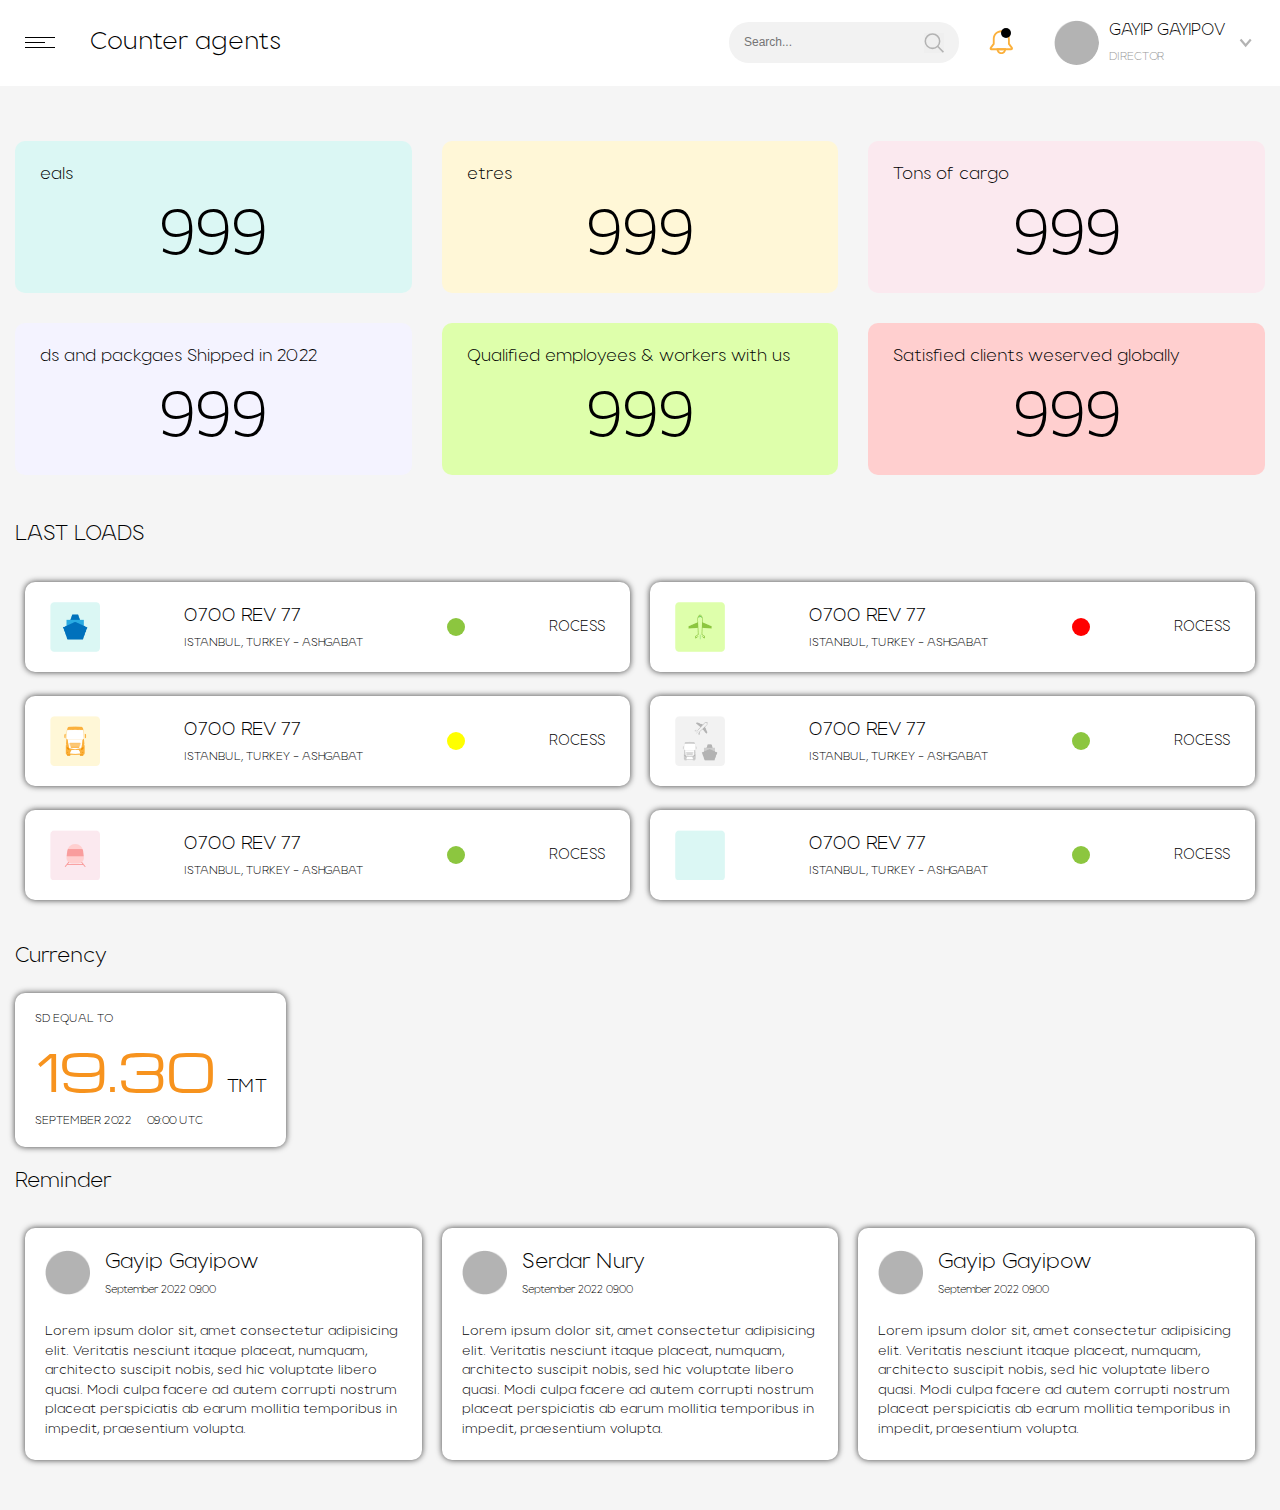
<file: index.html>
<!DOCTYPE html>
<html lang="en">

<head>
    <meta charset="UTF-8">
    <meta http-equiv="X-UA-Compatible" content="IE=edge">
    <meta name="viewport" content="width=device-width, initial-scale=1.0">
    <link rel="stylesheet" href="assets/css/main.css">
    <link rel="stylesheet" href="assets/fonts/Arodora/stylesheet.css">
    <link rel="stylesheet" href="assets/fonts/Michroma/stylesheet.css">

    <title>Dashboard</title>
</head>

<body>

    <!-- Aside ================================================ -->
    <aside class="aside">
        <div class="aside_inner">
            <a href="#" class="logo">
                <img src="assets/images/logo.png" alt="logo">
            </a>

            <nav class="nav">
                <a href="#" class="nav_link active">Dashboard</a>
                <a href="#" class="nav_link">Counter Agents</a>
                <a href="#" class="nav_link">Customers</a>
                <a href="#" class="nav_link">Companies</a>
                <a href="#" class="nav_link">Loads/Orders</a>

                <form action="#" class="mobile_search">
                    <div class="mobile_search-input">
                        <input type="text" placeholder="Search...">
                    </div>

                    <button type="submit" class="mobile_search-btn">
                        <svg width="26" height="26" viewBox="0 0 26 26" fill="none" xmlns="http://www.w3.org/2000/svg">
                            <path
                                d="M11.03 19.99C16.1828 19.99 20.36 15.8128 20.36 10.66C20.36 5.50714 16.1828 1.32996 11.03 1.32996C5.87721 1.32996 1.69995 5.50714 1.69995 10.66C1.69995 15.8128 5.87721 19.99 11.03 19.99Z"
                                stroke="#B3B3B3" stroke-width="2" stroke-miterlimit="10" />
                            <path d="M25.1898 24.82L17.6299 17.26" stroke="#B3B3B3" stroke-width="2"
                                stroke-miterlimit="10" />
                        </svg>
                    </button>
                </form>
            </nav>
        </div>
    </aside>
    <!-- Aside end ============================================ -->

    <!-- Main ================================================= -->
    <main class="main">
        <header class="header">
            <div class="header_row">
                <div class="header_group">
                    <div class="burger">
                        <span></span>
                    </div>

                    <h2 class="header_title">
                        Counter agents
                    </h2>
                </div>

                <div class="header_group">
                    <form action="#" class="header_search">
                        <div class="header_search-input">
                            <input type="text" placeholder="Search...">
                        </div>

                        <button class="header_search-btn">
                            <svg width="26" height="26" viewBox="0 0 26 26" fill="none"
                                xmlns="http://www.w3.org/2000/svg">
                                <path
                                    d="M11.03 19.99C16.1828 19.99 20.36 15.8128 20.36 10.66C20.36 5.50714 16.1828 1.32996 11.03 1.32996C5.87721 1.32996 1.69995 5.50714 1.69995 10.66C1.69995 15.8128 5.87721 19.99 11.03 19.99Z"
                                    stroke="#B3B3B3" stroke-width="2" stroke-miterlimit="10" />
                                <path d="M25.1898 24.82L17.6299 17.26" stroke="#B3B3B3" stroke-width="2"
                                    stroke-miterlimit="10" />
                            </svg>
                        </button>
                    </form>

                    <a href="#" class="notification active">
                        <svg width="26" height="27" viewBox="0 0 26 27" fill="none" xmlns="http://www.w3.org/2000/svg">
                            <path
                                d="M16.8801 20.75C16.9074 21.3008 16.8226 21.8514 16.6306 22.3684C16.4387 22.8853 16.1437 23.3579 15.7635 23.7574C15.3834 24.1569 14.9259 24.4749 14.4191 24.6923C13.9122 24.9096 13.3665 25.0217 12.8151 25.0217C12.2636 25.0217 11.7179 24.9096 11.2111 24.6923C10.7042 24.4749 10.2469 24.1569 9.86669 23.7574C9.48654 23.3579 9.19158 22.8853 8.99963 22.3684C8.80768 21.8514 8.72279 21.3008 8.75012 20.75H16.8801Z"
                                stroke="#FBB03B" stroke-width="2" stroke-miterlimit="10" />
                            <path
                                d="M23.4901 20.7501H2.15009C1.97552 20.751 1.80408 20.7033 1.6551 20.6123C1.50611 20.5213 1.38549 20.3906 1.30659 20.2349C1.22768 20.0792 1.19369 19.9046 1.20844 19.7306C1.2232 19.5567 1.28608 19.3903 1.39008 19.2501L4.62006 14.9501V9.53005C4.6199 8.44133 4.83658 7.36348 5.25739 6.35937C5.67821 5.35526 6.29478 4.44501 7.07111 3.68171C7.84744 2.91841 8.76791 2.31735 9.779 1.91359C10.7901 1.50984 11.8715 1.31146 12.96 1.33005C15.1379 1.42087 17.195 2.3557 18.6956 3.93661C20.1963 5.51753 21.0227 7.62043 21.0001 9.80005V15.0001L24.21 19.3001C24.3023 19.4364 24.3568 19.5948 24.3679 19.759C24.3789 19.9233 24.3461 20.0876 24.2729 20.235C24.1997 20.3825 24.0887 20.5078 23.9511 20.5983C23.8136 20.6888 23.6545 20.7412 23.4901 20.7501Z"
                                stroke="#FBB03B" stroke-width="2" stroke-miterlimit="10" />
                        </svg>
                    </a>

                    <div class="user">
                        <div class="user_photo">
                            <img src="assets/images/user-photo.png" alt="user-photo">
                        </div>

                        <div class="user_group">
                            <h4 class="user_name">
                                Gayip Gayipov
                            </h4>
                            <div class="user_prof">
                                Director
                            </div>
                        </div>
                    </div>
                </div>
            </div>
        </header>

        <div class="main_inner">
            <div class="home">
                <div class="inner">
                    <div class="hero">
                        <div class="hero_item">
                            <h4 class="hero_item-title">
                                eals
                            </h4>
                            <h2 class="hero_item-number">
                                999
                            </h2>
                        </div>
                        <div class="hero_item">
                            <h4 class="hero_item-title">
                                etres
                            </h4>
                            <h2 class="hero_item-number">
                                999
                            </h2>
                        </div>
                        <div class="hero_item">
                            <h4 class="hero_item-title">
                                Tons of cargo
                            </h4>
                            <h2 class="hero_item-number">
                                999
                            </h2>
                        </div>
                        <div class="hero_item">
                            <h4 class="hero_item-title">
                                ds and packgaes Shipped in 2022
                            </h4>
                            <h2 class="hero_item-number">
                                999
                            </h2>
                        </div>
                        <div class="hero_item">
                            <h4 class="hero_item-title">
                                Qualified employees & workers with us
                            </h4>
                            <h2 class="hero_item-number">
                                999
                            </h2>
                        </div>
                        <div class="hero_item">
                            <h4 class="hero_item-title">
                                Satisfied clients weserved globally
                            </h4>
                            <h2 class="hero_item-number">
                                999
                            </h2>
                        </div>
                    </div>

                    <h2 class="home_title">
                        LAST LOADS
                    </h2>
                    <div class="loads">
                        <div class="loads_item">
                            <div class="loads_item-photo">
                                <img src="assets/images/ship.png" alt="loads-icon">
                            </div>

                            <div class="loads_item-group">
                                <h1 class="loads_item-title">
                                    0700 REV 77
                                </h1>
                                <p class="loads_item-txt">
                                    ISTANBUL, TURKEY - ASHGABAT
                                </p>
                            </div>

                            <div class="dot green"></div>

                            <p class="loads_item-text">
                                rocess
                            </p>
                        </div>

                        <div class="loads_item">
                            <div class="loads_item-photo">
                                <img src="assets/images/plane.png" alt="loads-icon">
                            </div>

                            <div class="loads_item-group">
                                <h1 class="loads_item-title">
                                    0700 REV 77
                                </h1>
                                <p class="loads_item-txt">
                                    ISTANBUL, TURKEY - ASHGABAT
                                </p>
                            </div>

                            <div class="dot red"></div>

                            <p class="loads_item-text">
                                rocess
                            </p>
                        </div>

                        <div class="loads_item">
                            <div class="loads_item-photo">
                                <img src="assets/images/truck.png" alt="loads-icon">
                            </div>

                            <div class="loads_item-group">
                                <h1 class="loads_item-title">
                                    0700 REV 77
                                </h1>
                                <p class="loads_item-txt">
                                    ISTANBUL, TURKEY - ASHGABAT
                                </p>
                            </div>

                            <div class="dot yellow"></div>

                            <p class="loads_item-text">
                                rocess
                            </p>
                        </div>

                        <div class="loads_item">
                            <div class="loads_item-photo">
                                <img src="assets/images/cargo.png" alt="loads-icon">
                            </div>

                            <div class="loads_item-group">
                                <h1 class="loads_item-title">
                                    0700 REV 77
                                </h1>
                                <p class="loads_item-txt">
                                    ISTANBUL, TURKEY - ASHGABAT
                                </p>
                            </div>

                            <div class="dot green"></div>

                            <p class="loads_item-text">
                                rocess
                            </p>
                        </div>

                        <div class="loads_item">
                            <div class="loads_item-photo">
                                <img src="assets/images/train.png" alt="loads-icon">
                            </div>

                            <div class="loads_item-group">
                                <h1 class="loads_item-title">
                                    0700 REV 77
                                </h1>
                                <p class="loads_item-txt">
                                    ISTANBUL, TURKEY - ASHGABAT
                                </p>
                            </div>

                            <div class="dot green"></div>

                            <p class="loads_item-text">
                                rocess
                            </p>
                        </div>

                        <div class="loads_item">
                            <div class="loads_item-photo">
                                <img src="assets/images/empty.png" alt="loads-icon">
                            </div>

                            <div class="loads_item-group">
                                <h1 class="loads_item-title">
                                    0700 REV 77
                                </h1>
                                <p class="loads_item-txt">
                                    ISTANBUL, TURKEY - ASHGABAT
                                </p>
                            </div>

                            <div class="dot green"></div>

                            <p class="loads_item-text">
                                rocess
                            </p>
                        </div>
                    </div>
                </div>

                <div class="reminder">
                    <h2 class="home_title">
                        Currency
                    </h2>

                    <div class="currency">
                        <h6 class="currency_sublable">
                            SD EQUAL TO
                        </h6>
                        <h2 class="currency_title">
                            19.30 <span>TMT</span>
                        </h2>
                        <div class="currency_row">
                            <h6 class="currency_sublable">
                                SEPTEMBER 2022 
                            </h6>
                            <h6 class="currency_sublable">
                                09:00 UTC
                            </h6>
                        </div>
                    </div>

                    <h2 class="home_title">
                        Reminder
                    </h2>

                    <div class="reminder_item">
                        <div class="reminder_row">
                            <div class="reminder_item-photo">
                                <img src="assets/images/user-photo.png" alt="reminder_itme-photo">
                            </div>

                            <div class="reminder_group">
                                <h5 class="reminder_item-name">
                                    Gayip Gayipow
                                </h5>
                                <p class="reminder_item-txt">
                                    September 2022 <span>09:00</span>
                                </p>
                            </div>
                        </div>

                        <p class="reminder_txt">
                            Lorem ipsum dolor sit, amet consectetur adipisicing elit. Veritatis nesciunt itaque placeat,
                            numquam, architecto suscipit nobis, sed hic voluptate libero quasi. Modi culpa facere ad
                            autem
                            corrupti nostrum placeat perspiciatis ab earum mollitia temporibus in impedit, praesentium
                            volupta.
                        </p>
                    </div>

                    <div class="reminder_item">
                        <div class="reminder_row">
                            <div class="reminder_item-photo">
                                <img src="assets/images/user-photo.png" alt="reminder_itme-photo">
                            </div>

                            <div class="reminder_group">
                                <h5 class="reminder_item-name">
                                    Serdar Nury
                                </h5>
                                <p class="reminder_item-txt">
                                    September 2022 <span>09:00</span>
                                </p>
                            </div>
                        </div>

                        <p class="reminder_txt">
                            Lorem ipsum dolor sit, amet consectetur adipisicing elit. Veritatis nesciunt itaque placeat,
                            numquam, architecto suscipit nobis, sed hic voluptate libero quasi. Modi culpa facere ad
                            autem
                            corrupti nostrum placeat perspiciatis ab earum mollitia temporibus in impedit, praesentium
                            volupta.
                        </p>
                    </div>

                    <div class="reminder_item">
                        <div class="reminder_row">
                            <div class="reminder_item-photo">
                                <img src="assets/images/user-photo.png" alt="reminder_itme-photo">
                            </div>

                            <div class="reminder_group">
                                <h5 class="reminder_item-name">
                                    Gayip Gayipow
                                </h5>
                                <p class="reminder_item-txt">
                                    September 2022 <span>09:00</span>
                                </p>
                            </div>
                        </div>

                        <p class="reminder_txt">
                            Lorem ipsum dolor sit, amet consectetur adipisicing elit. Veritatis nesciunt itaque placeat,
                            numquam, architecto suscipit nobis, sed hic voluptate libero quasi. Modi culpa facere ad
                            autem
                            corrupti nostrum placeat perspiciatis ab earum mollitia temporibus in impedit, praesentium
                            volupta.
                        </p>
                    </div>
                </div>
            </div>
        </div>
    </main>
    <!-- Main end ============================================= -->



    <script src="assets/js/main.js"></script>
</body>

</html>
</file>
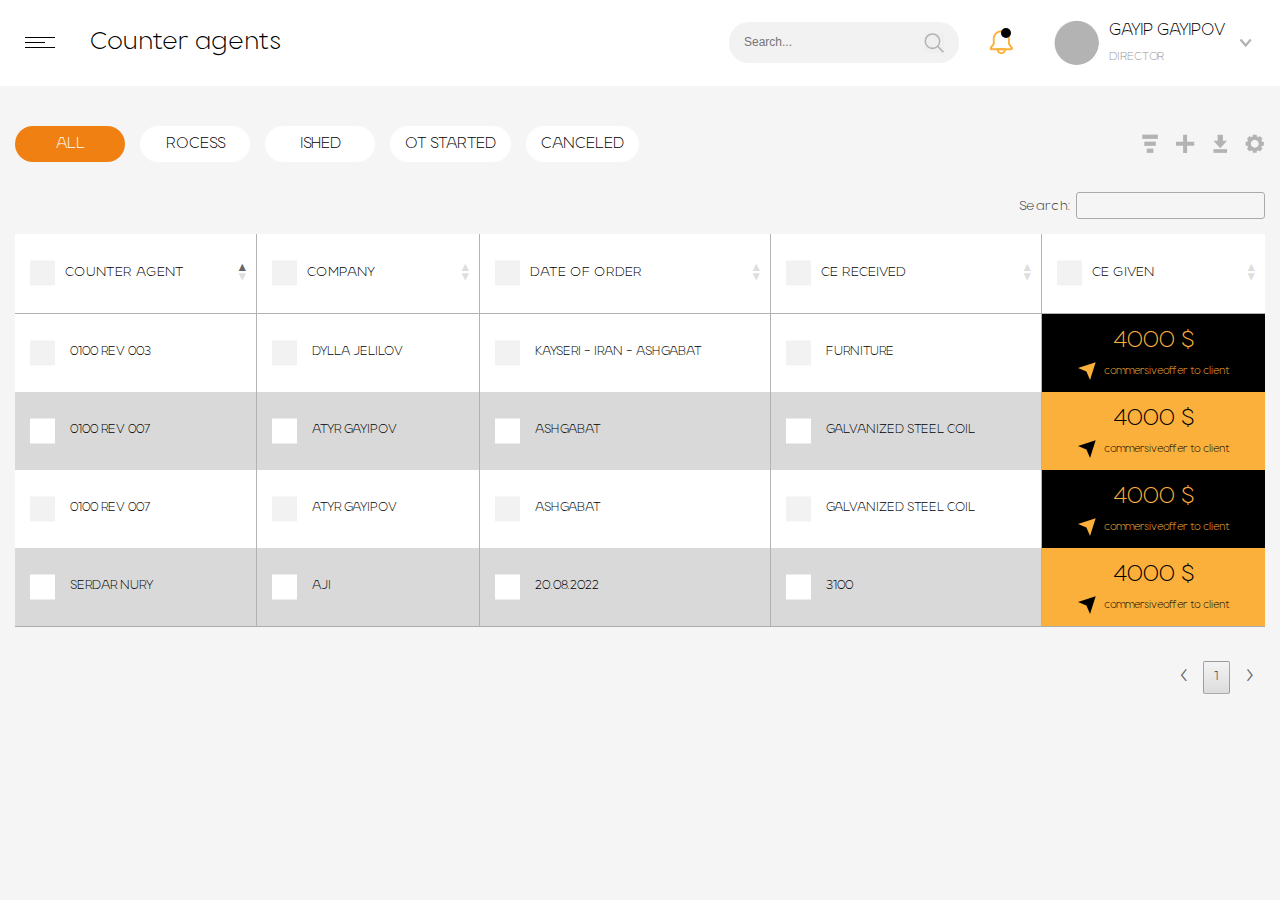
<file: agents-2.html>
<!DOCTYPE html>
<html lang="en">

<head>
    <meta charset="UTF-8">
    <meta http-equiv="X-UA-Compatible" content="IE=edge">
    <meta name="viewport" content="width=device-width, initial-scale=1.0">
    <link rel="stylesheet" href="assets/css/main.css">
    <link rel="stylesheet" href="assets/css/data-table.css">
    <link rel="stylesheet" href="assets/fonts/Arodora/stylesheet.css">

    <title>Agents</title>
</head>

<body>

    <!-- Aside ================================================ -->
    <aside class="aside">
        <div class="aside_inner">
            <a href="#" class="logo">
                <img src="assets/images/logo.png" alt="logo">
            </a>

            <nav class="nav">
                <a href="#" class="nav_link active">Dashboard</a>
                <a href="#" class="nav_link">Counter Agents</a>
                <a href="#" class="nav_link">Customers</a>
                <a href="#" class="nav_link">Companies</a>
                <a href="#" class="nav_link">Loads/Orders</a>

                <form action="#" class="mobile_search">
                    <div class="mobile_search-input">
                        <input type="text" placeholder="Search...">
                    </div>

                    <button type="submit" class="mobile_search-btn">
                        <svg width="26" height="26" viewBox="0 0 26 26" fill="none" xmlns="http://www.w3.org/2000/svg">
                            <path
                                d="M11.03 19.99C16.1828 19.99 20.36 15.8128 20.36 10.66C20.36 5.50714 16.1828 1.32996 11.03 1.32996C5.87721 1.32996 1.69995 5.50714 1.69995 10.66C1.69995 15.8128 5.87721 19.99 11.03 19.99Z"
                                stroke="#B3B3B3" stroke-width="2" stroke-miterlimit="10" />
                            <path d="M25.1898 24.82L17.6299 17.26" stroke="#B3B3B3" stroke-width="2"
                                stroke-miterlimit="10" />
                        </svg>
                    </button>
                </form>
            </nav>
        </div>
    </aside>
    <!-- Aside end ============================================ -->

    <!-- Main ================================================= -->
    <main class="main">
        <header class="header">
            <div class="header_row">
                <div class="header_group">
                    <div class="burger">
                        <span></span>
                    </div>

                    <h2 class="header_title">
                        Counter agents
                    </h2>
                </div>

                <div class="header_group">
                    <form action="#" class="header_search">
                        <div class="header_search-input">
                            <input type="text" placeholder="Search...">
                        </div>

                        <button class="header_search-btn">
                            <svg width="26" height="26" viewBox="0 0 26 26" fill="none"
                                xmlns="http://www.w3.org/2000/svg">
                                <path
                                    d="M11.03 19.99C16.1828 19.99 20.36 15.8128 20.36 10.66C20.36 5.50714 16.1828 1.32996 11.03 1.32996C5.87721 1.32996 1.69995 5.50714 1.69995 10.66C1.69995 15.8128 5.87721 19.99 11.03 19.99Z"
                                    stroke="#B3B3B3" stroke-width="2" stroke-miterlimit="10" />
                                <path d="M25.1898 24.82L17.6299 17.26" stroke="#B3B3B3" stroke-width="2"
                                    stroke-miterlimit="10" />
                            </svg>
                        </button>
                    </form>

                    <a href="#" class="notification active">
                        <svg width="26" height="27" viewBox="0 0 26 27" fill="none" xmlns="http://www.w3.org/2000/svg">
                            <path
                                d="M16.8801 20.75C16.9074 21.3008 16.8226 21.8514 16.6306 22.3684C16.4387 22.8853 16.1437 23.3579 15.7635 23.7574C15.3834 24.1569 14.9259 24.4749 14.4191 24.6923C13.9122 24.9096 13.3665 25.0217 12.8151 25.0217C12.2636 25.0217 11.7179 24.9096 11.2111 24.6923C10.7042 24.4749 10.2469 24.1569 9.86669 23.7574C9.48654 23.3579 9.19158 22.8853 8.99963 22.3684C8.80768 21.8514 8.72279 21.3008 8.75012 20.75H16.8801Z"
                                stroke="#FBB03B" stroke-width="2" stroke-miterlimit="10" />
                            <path
                                d="M23.4901 20.7501H2.15009C1.97552 20.751 1.80408 20.7033 1.6551 20.6123C1.50611 20.5213 1.38549 20.3906 1.30659 20.2349C1.22768 20.0792 1.19369 19.9046 1.20844 19.7306C1.2232 19.5567 1.28608 19.3903 1.39008 19.2501L4.62006 14.9501V9.53005C4.6199 8.44133 4.83658 7.36348 5.25739 6.35937C5.67821 5.35526 6.29478 4.44501 7.07111 3.68171C7.84744 2.91841 8.76791 2.31735 9.779 1.91359C10.7901 1.50984 11.8715 1.31146 12.96 1.33005C15.1379 1.42087 17.195 2.3557 18.6956 3.93661C20.1963 5.51753 21.0227 7.62043 21.0001 9.80005V15.0001L24.21 19.3001C24.3023 19.4364 24.3568 19.5948 24.3679 19.759C24.3789 19.9233 24.3461 20.0876 24.2729 20.235C24.1997 20.3825 24.0887 20.5078 23.9511 20.5983C23.8136 20.6888 23.6545 20.7412 23.4901 20.7501Z"
                                stroke="#FBB03B" stroke-width="2" stroke-miterlimit="10" />
                        </svg>
                    </a>

                    <div class="user">
                        <div class="user_photo">
                            <img src="assets/images/user-photo.png" alt="user-photo">
                        </div>

                        <div class="user_group">
                            <h4 class="user_name">
                                Gayip Gayipov
                            </h4>
                            <div class="user_prof">
                                Director
                            </div>
                        </div>
                    </div>
                </div>
            </div>
        </header>

        <div class="main_inner">
            <div class="main_header">
                <div class="main_header-top">
                    <div class="main_header-tabs">
                        <a href="#" class="active">
                            All
                        </a>
                        <a href="#">
                            Rocess
                        </a>
                        <a href="#">
                            Ished
                        </a>
                        <a href="#">
                            Ot Started
                        </a>
                        <a href="#">
                            Canceled
                        </a>
                    </div>

                    <div class="main_header-filter">
                        <a href="#" class="main_header-filter-item">
                            <svg width="12" height="14" viewBox="0 0 12 14" fill="none"
                                xmlns="http://www.w3.org/2000/svg">
                                <path d="M0.569824 1.93005H11.5299" stroke="#B3B3B3" stroke-width="3"
                                    stroke-miterlimit="10" />
                                <path d="M2.01001 6.81995H10.09" stroke="#B3B3B3" stroke-width="3"
                                    stroke-miterlimit="10" />
                                <path d="M3.76001 11.71H8.33997" stroke="#B3B3B3" stroke-width="3"
                                    stroke-miterlimit="10" />
                            </svg>
                        </a>
                        <a href="#" class="main_header-filter-item">
                            <svg width="16" height="16" viewBox="0 0 16 16" fill="none"
                                xmlns="http://www.w3.org/2000/svg">
                                <path
                                    d="M15.3799 6.22004V9.42004H9.68982V15.1H6.49988V9.42004H0.819824V6.22004H6.49988V0.540039H9.68982V6.22004H15.3799Z"
                                    fill="#B3B3B3" />
                            </svg>
                        </a>
                        <a href="#" class="main_header-filter-item">
                            <svg width="12" height="16" viewBox="0 0 12 16" fill="none"
                                xmlns="http://www.w3.org/2000/svg">
                                <path
                                    d="M11.64 5.36004L6.20996 11.32L0.77002 5.36004H4.07996V0.540039H8.31995V5.36004H11.64Z"
                                    fill="#B3B3B3" />
                                <path d="M11.64 12.12H0.76001V15.1H11.64V12.12Z" fill="#B3B3B3" />
                            </svg>
                        </a>
                        <a href="#" class="main_header-filter-item">
                            <svg width="15" height="16" viewBox="0 0 15 16" fill="none"
                                xmlns="http://www.w3.org/2000/svg">
                                <path
                                    d="M14.59 9.41005V6.22005H13.13C13.0125 5.7286 12.8167 5.25927 12.55 4.83005L13.55 3.83005L11.29 1.57005L10.29 2.57005C9.85214 2.32313 9.38521 2.13166 8.90002 2.00005V0.550049H5.70996V2.00005C5.21634 2.1254 4.7421 2.31715 4.30005 2.57005L3.30005 1.57005L1 3.80005L2 4.80005C1.74897 5.23594 1.55733 5.70341 1.43005 6.19005H0V9.38005H1.45996C1.58724 9.86669 1.779 10.3342 2.03003 10.7701L1.03003 11.7701L3.28003 14.0201L4.28003 13.0201C4.71943 13.2711 5.19023 13.4628 5.68005 13.59V15.05H8.87V13.59C9.35518 13.4584 9.82211 13.267 10.26 13.0201L11.26 14.0201L13.52 11.7701L12.52 10.7701C12.7867 10.3408 12.9825 9.8715 13.1 9.38005L14.59 9.41005ZM4.17004 7.82005C4.16807 7.19619 4.35129 6.58579 4.69666 6.06625C5.04202 5.5467 5.53387 5.14141 6.10986 4.90176C6.68586 4.6621 7.32016 4.59888 7.93213 4.7201C8.5441 4.84132 9.10623 5.14154 9.54736 5.58267C9.9885 6.02381 10.2887 6.586 10.4099 7.19798C10.5311 7.80995 10.4679 8.44413 10.2283 9.02013C9.98862 9.59612 9.58339 10.088 9.06384 10.4333C8.5443 10.7787 7.93392 10.962 7.31006 10.9601C6.47809 10.9574 5.68094 10.6257 5.09265 10.0374C4.50436 9.44915 4.17268 8.65201 4.17004 7.82005V7.82005Z"
                                    fill="#B3B3B3" />
                            </svg>
                        </a>
                    </div>
                </div>
            </div>

            <div class="customer">
                <div class="customer_table">
                    <table>
                        <thead>
                            <tr>
                                <th>
                                    <span>COUNTER AGENT</span>
                                </th>
                                <th>
                                    <span>COMPANY</span>
                                </th>
                                <th>
                                    <span>DATE OF ORDER</span>
                                </th>
                                <th>
                                    <span>CE RECEIVED</span>
                                </th>
                                <th>
                                    <span>CE GIVEN</span>
                                </th>
                            </tr>
                        </thead>

                        <tbody>
                            <tr>
                                <td>
                                    <span>
                                        SERDAR NURY
                                    </span>
                                </td>
                                <td>
                                    <span>
                                        AJI
                                    </span>
                                </td>
                                <td>
                                    <span>
                                        20.08.2022
                                    </span>
                                </td>
                                <td>
                                    <span>
                                        3100
                                    </span>
                                </td>
                                <td class="budget-td">
                                    <div class="budget">
                                        <h4 class="budget_title">
                                            4000 $
                                        </h4>
                                        <a href="#" class="budget_link">
                                            <span>
                                                <svg width="19" height="19" viewBox="0 0 19 19" fill="none"
                                                    xmlns="http://www.w3.org/2000/svg">
                                                    <path
                                                        d="M12.7101 18.93L8.89001 10.04L0 6.22L18.67 0.26001L12.7101 18.93Z" >
                                                </svg>
                                            </span>

                                            commersiveoffer to client
                                        </a>
                                    </div>
                                </td>
                            </tr>
                            <tr>
                                <td>
                                    <span>
                                        0100 REV 007
                                    </span>
                                </td>
                                <td>
                                    <span>
                                        ATYR GAYIPOV
                                    </span>
                                </td>
                                <td>
                                    <span>
                                        ASHGABAT
                                    </span>
                                </td>
                                <td>
                                    <span>
                                        GALVANIZED STEEL COIL
                                    </span>
                                </td>
                                <td class="budget-td">
                                    <div class="budget">
                                        <h4 class="budget_title">
                                            4000 $
                                        </h4>
                                        <a href="#" class="budget_link">
                                            <span>
                                                <svg width="19" height="19" viewBox="0 0 19 19" fill="none"
                                                    xmlns="http://www.w3.org/2000/svg">
                                                    <path
                                                        d="M12.7101 18.93L8.89001 10.04L0 6.22L18.67 0.26001L12.7101 18.93Z" >
                                                </svg>
                                            </span>

                                            commersiveoffer to client
                                        </a>
                                    </div>
                                </td>
                            </tr>
                            <tr>
                                <td>
                                    <span>
                                        0100 REV 003
                                    </span>
                                </td>
                                <td>
                                    <span>
                                        DYLLA JELILOV
                                    </span>
                                </td>
                                <td>
                                    <span>
                                        KAYSERI - IRAN - ASHGABAT
                                    </span>
                                </td>
                                <td>
                                    <span>
                                        FURNITURE
                                    </span>
                                </td>
                                <td class="budget-td">
                                    <div class="budget">
                                        <h4 class="budget_title">
                                            4000 $
                                        </h4>
                                        <a href="#" class="budget_link">
                                            <span>
                                                <svg width="19" height="19" viewBox="0 0 19 19" fill="none"
                                                    xmlns="http://www.w3.org/2000/svg">
                                                    <path
                                                        d="M12.7101 18.93L8.89001 10.04L0 6.22L18.67 0.26001L12.7101 18.93Z"/>
                                                </svg>
                                            </span>

                                            commersiveoffer to client
                                        </a>
                                    </div>
                                </td>
                            </tr>
                            <tr>
                                <td>
                                    <span>
                                        0100 REV 007
                                    </span>
                                </td>
                                <td>
                                    <span>
                                        ATYR GAYIPOV
                                    </span>
                                </td>
                                <td>
                                    <span>
                                        ASHGABAT
                                    </span>
                                </td>
                                <td>
                                    <span>
                                        GALVANIZED STEEL COIL
                                    </span>
                                </td>
                                <td class="budget-td">
                                    <div class="budget">
                                        <h4 class="budget_title">
                                            4000 $
                                        </h4>
                                        <a href="#" class="budget_link">
                                            <span>
                                                <svg width="19" height="19" viewBox="0 0 19 19" fill="none"
                                                    xmlns="http://www.w3.org/2000/svg">
                                                    <path
                                                        d="M12.7101 18.93L8.89001 10.04L0 6.22L18.67 0.26001L12.7101 18.93Z"/>
                                                </svg>
                                            </span>

                                            commersiveoffer to client
                                        </a>
                                    </div>
                                </td>
                            </tr>
                        </tbody>
                    </table>
                </div>
            </div>
        </div>
    </main>
    <!-- Main end ============================================= -->



    <script src="assets/js/jquery.js"></script>
    <script src="assets/js/data-table.min.js"></script>
    <script src="assets/js/main.js"></script>

    <script>
        // Data tables
        $(document).ready(function () {
            $('.customer_table table').DataTable({
                // "pagingType": "simple",
                "info": false,
                "lengthChange": false,
                "pageLength": 10,
                "searching": true,
                "fixedHeader": true,
                "scrollX": true,
                "language": {
                    // "url": "dataTables.russian.lang",
                    // "search": "Поиск:",
                    "paginate": {
                        first: '«',
                        previous: '‹',
                        next: '›',
                        last: '»'
                    },
                },
                // "columnDefs": [
                //     { orderable: false, targets: -1 }
                // ]

            });
        });
    </script>
</body>

</html>
</file>
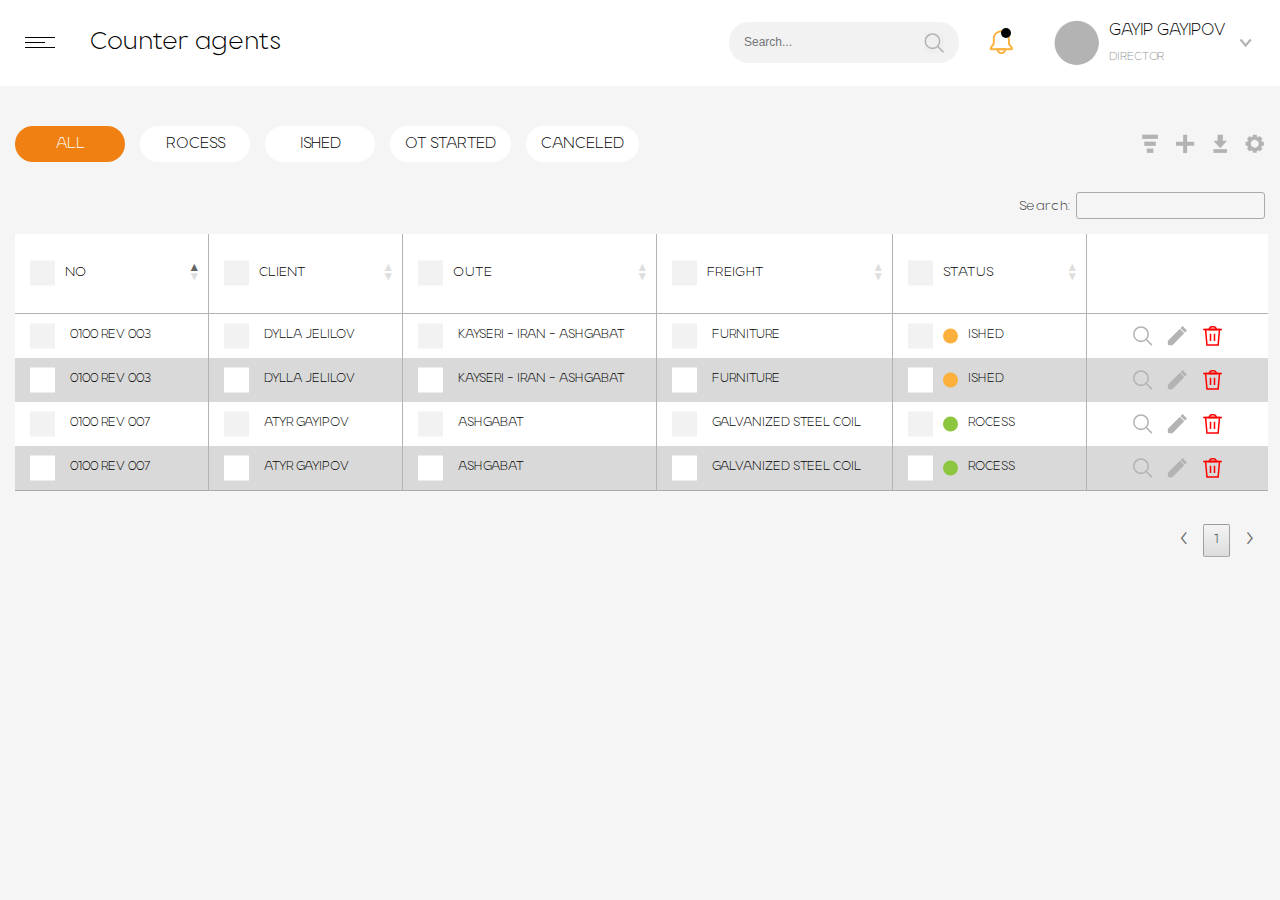
<file: agents.html>
<!DOCTYPE html>
<html lang="en">

<head>
    <meta charset="UTF-8">
    <meta http-equiv="X-UA-Compatible" content="IE=edge">
    <meta name="viewport" content="width=device-width, initial-scale=1.0">
    <link rel="stylesheet" href="assets/css/main.css">
    <link rel="stylesheet" href="assets/css/data-table.css">
    <link rel="stylesheet" href="assets/css/dataTableMobile.css">
    <link rel="stylesheet" href="assets/css/dataTableResponsive.css">
    <link rel="stylesheet" href="assets/fonts/Arodora/stylesheet.css">

    <title>Agents</title>
</head>

<body>

    <!-- Aside ================================================ -->
    <aside class="aside">
        <div class="aside_inner">
            <a href="#" class="logo">
                <img src="assets/images/logo.png" alt="logo">
            </a>

            <nav class="nav">
                <a href="#" class="nav_link active">Dashboard</a>
                <a href="#" class="nav_link">Counter Agents</a>
                <a href="#" class="nav_link">Customers</a>
                <a href="#" class="nav_link">Companies</a>
                <a href="#" class="nav_link">Loads/Orders</a>

                <form action="#" class="mobile_search">
                    <div class="mobile_search-input">
                        <input type="text" placeholder="Search...">
                    </div>

                    <button type="submit" class="mobile_search-btn">
                        <svg width="26" height="26" viewBox="0 0 26 26" fill="none" xmlns="http://www.w3.org/2000/svg">
                            <path
                                d="M11.03 19.99C16.1828 19.99 20.36 15.8128 20.36 10.66C20.36 5.50714 16.1828 1.32996 11.03 1.32996C5.87721 1.32996 1.69995 5.50714 1.69995 10.66C1.69995 15.8128 5.87721 19.99 11.03 19.99Z"
                                stroke="#B3B3B3" stroke-width="2" stroke-miterlimit="10" />
                            <path d="M25.1898 24.82L17.6299 17.26" stroke="#B3B3B3" stroke-width="2"
                                stroke-miterlimit="10" />
                        </svg>
                    </button>
                </form>
            </nav>
        </div>
    </aside>
    <!-- Aside end ============================================ -->

    <!-- Main ================================================= -->
    <main class="main">
        <header class="header">
            <div class="header_row">
                <div class="header_group">
                    <div class="burger">
                        <span></span>
                    </div>

                    <h2 class="header_title">
                        Counter agents
                    </h2>
                </div>

                <div class="header_group">
                    <form action="#" class="header_search">
                        <div class="header_search-input">
                            <input type="text" placeholder="Search...">
                        </div>

                        <button class="header_search-btn">
                            <svg width="26" height="26" viewBox="0 0 26 26" fill="none"
                                xmlns="http://www.w3.org/2000/svg">
                                <path
                                    d="M11.03 19.99C16.1828 19.99 20.36 15.8128 20.36 10.66C20.36 5.50714 16.1828 1.32996 11.03 1.32996C5.87721 1.32996 1.69995 5.50714 1.69995 10.66C1.69995 15.8128 5.87721 19.99 11.03 19.99Z"
                                    stroke="#B3B3B3" stroke-width="2" stroke-miterlimit="10" />
                                <path d="M25.1898 24.82L17.6299 17.26" stroke="#B3B3B3" stroke-width="2"
                                    stroke-miterlimit="10" />
                            </svg>
                        </button>
                    </form>

                    <a href="#" class="notification active">
                        <svg width="26" height="27" viewBox="0 0 26 27" fill="none" xmlns="http://www.w3.org/2000/svg">
                            <path
                                d="M16.8801 20.75C16.9074 21.3008 16.8226 21.8514 16.6306 22.3684C16.4387 22.8853 16.1437 23.3579 15.7635 23.7574C15.3834 24.1569 14.9259 24.4749 14.4191 24.6923C13.9122 24.9096 13.3665 25.0217 12.8151 25.0217C12.2636 25.0217 11.7179 24.9096 11.2111 24.6923C10.7042 24.4749 10.2469 24.1569 9.86669 23.7574C9.48654 23.3579 9.19158 22.8853 8.99963 22.3684C8.80768 21.8514 8.72279 21.3008 8.75012 20.75H16.8801Z"
                                stroke="#FBB03B" stroke-width="2" stroke-miterlimit="10" />
                            <path
                                d="M23.4901 20.7501H2.15009C1.97552 20.751 1.80408 20.7033 1.6551 20.6123C1.50611 20.5213 1.38549 20.3906 1.30659 20.2349C1.22768 20.0792 1.19369 19.9046 1.20844 19.7306C1.2232 19.5567 1.28608 19.3903 1.39008 19.2501L4.62006 14.9501V9.53005C4.6199 8.44133 4.83658 7.36348 5.25739 6.35937C5.67821 5.35526 6.29478 4.44501 7.07111 3.68171C7.84744 2.91841 8.76791 2.31735 9.779 1.91359C10.7901 1.50984 11.8715 1.31146 12.96 1.33005C15.1379 1.42087 17.195 2.3557 18.6956 3.93661C20.1963 5.51753 21.0227 7.62043 21.0001 9.80005V15.0001L24.21 19.3001C24.3023 19.4364 24.3568 19.5948 24.3679 19.759C24.3789 19.9233 24.3461 20.0876 24.2729 20.235C24.1997 20.3825 24.0887 20.5078 23.9511 20.5983C23.8136 20.6888 23.6545 20.7412 23.4901 20.7501Z"
                                stroke="#FBB03B" stroke-width="2" stroke-miterlimit="10" />
                        </svg>
                    </a>

                    <div class="user">
                        <div class="user_photo">
                            <img src="assets/images/user-photo.png" alt="user-photo">
                        </div>

                        <div class="user_group">
                            <h4 class="user_name">
                                Gayip Gayipov
                            </h4>
                            <div class="user_prof">
                                Director
                            </div>
                        </div>
                    </div>
                </div>
            </div>
        </header>

        <div class="main_inner">
            <div class="main_header">
                <div class="main_header-top">
                    <div class="main_header-tabs">
                        <a href="#" class="active toggle-vis" data-column="0">
                            All
                        </a>
                        <a href="#" class="toggle-vis" data-column="1">
                            Rocess
                        </a>
                        <a href="#" class="toggle-vis" data-column="2">
                            Ished
                        </a>
                        <a href="#" class="toggle-vis" data-column="3">
                            Ot Started
                        </a>
                        <a href="#" class="toggle-vis" data-column="4">
                            Canceled
                        </a>
                    </div>

                    <div class="main_header-filter">
                        <a href="#" class="main_header-filter-item">
                            <svg width="12" height="14" viewBox="0 0 12 14" fill="none"
                                xmlns="http://www.w3.org/2000/svg">
                                <path d="M0.569824 1.93005H11.5299" stroke="#B3B3B3" stroke-width="3"
                                    stroke-miterlimit="10" />
                                <path d="M2.01001 6.81995H10.09" stroke="#B3B3B3" stroke-width="3"
                                    stroke-miterlimit="10" />
                                <path d="M3.76001 11.71H8.33997" stroke="#B3B3B3" stroke-width="3"
                                    stroke-miterlimit="10" />
                            </svg>
                        </a>
                        <a href="#" class="main_header-filter-item">
                            <svg width="16" height="16" viewBox="0 0 16 16" fill="none"
                                xmlns="http://www.w3.org/2000/svg">
                                <path
                                    d="M15.3799 6.22004V9.42004H9.68982V15.1H6.49988V9.42004H0.819824V6.22004H6.49988V0.540039H9.68982V6.22004H15.3799Z"
                                    fill="#B3B3B3" />
                            </svg>
                        </a>
                        <a href="#" class="main_header-filter-item">
                            <svg width="12" height="16" viewBox="0 0 12 16" fill="none"
                                xmlns="http://www.w3.org/2000/svg">
                                <path
                                    d="M11.64 5.36004L6.20996 11.32L0.77002 5.36004H4.07996V0.540039H8.31995V5.36004H11.64Z"
                                    fill="#B3B3B3" />
                                <path d="M11.64 12.12H0.76001V15.1H11.64V12.12Z" fill="#B3B3B3" />
                            </svg>
                        </a>
                        <a href="#" class="main_header-filter-item">
                            <svg width="15" height="16" viewBox="0 0 15 16" fill="none"
                                xmlns="http://www.w3.org/2000/svg">
                                <path
                                    d="M14.59 9.41005V6.22005H13.13C13.0125 5.7286 12.8167 5.25927 12.55 4.83005L13.55 3.83005L11.29 1.57005L10.29 2.57005C9.85214 2.32313 9.38521 2.13166 8.90002 2.00005V0.550049H5.70996V2.00005C5.21634 2.1254 4.7421 2.31715 4.30005 2.57005L3.30005 1.57005L1 3.80005L2 4.80005C1.74897 5.23594 1.55733 5.70341 1.43005 6.19005H0V9.38005H1.45996C1.58724 9.86669 1.779 10.3342 2.03003 10.7701L1.03003 11.7701L3.28003 14.0201L4.28003 13.0201C4.71943 13.2711 5.19023 13.4628 5.68005 13.59V15.05H8.87V13.59C9.35518 13.4584 9.82211 13.267 10.26 13.0201L11.26 14.0201L13.52 11.7701L12.52 10.7701C12.7867 10.3408 12.9825 9.8715 13.1 9.38005L14.59 9.41005ZM4.17004 7.82005C4.16807 7.19619 4.35129 6.58579 4.69666 6.06625C5.04202 5.5467 5.53387 5.14141 6.10986 4.90176C6.68586 4.6621 7.32016 4.59888 7.93213 4.7201C8.5441 4.84132 9.10623 5.14154 9.54736 5.58267C9.9885 6.02381 10.2887 6.586 10.4099 7.19798C10.5311 7.80995 10.4679 8.44413 10.2283 9.02013C9.98862 9.59612 9.58339 10.088 9.06384 10.4333C8.5443 10.7787 7.93392 10.962 7.31006 10.9601C6.47809 10.9574 5.68094 10.6257 5.09265 10.0374C4.50436 9.44915 4.17268 8.65201 4.17004 7.82005V7.82005Z"
                                    fill="#B3B3B3" />
                            </svg>
                        </a>
                    </div>
                </div>
            </div>

            <div class="customer">
                <div class="customer_table">
                    <table>
                        <thead>
                            <tr>
                                <th>
                                    <span>No</span>
                                </th>
                                <th>
                                    <span>Client</span>
                                </th>
                                <th>
                                    <span>Oute</span>
                                </th>
                                <th>
                                    <span>Freight</span>
                                </th>
                                <th>
                                    <span>Status</span>
                                </th>
                                <th data-orderable="false">

                                </th>
                            </tr>
                        </thead>

                        <tbody>
                            <tr>
                                <td>
                                    <span>
                                        0100 REV 003
                                    </span>
                                </td>
                                <td>
                                    <span>
                                        DYLLA JELILOV
                                    </span>
                                </td>
                                <td>
                                    <span>
                                        KAYSERI - IRAN - ASHGABAT
                                    </span>
                                </td>
                                <td>
                                    <span>
                                        FURNITURE
                                    </span>
                                </td>
                                <td>
                                    <span class="inactive">
                                        ISHED
                                    </span>
                                </td>
                                <td>
                                    <div class="td_row">
                                        <a href="#" class="td_show">
                                            <svg width="26" height="26" viewBox="0 0 26 26" fill="none"
                                                xmlns="http://www.w3.org/2000/svg">
                                                <path
                                                    d="M11.03 19.99C16.1828 19.99 20.36 15.8128 20.36 10.66C20.36 5.50714 16.1828 1.32996 11.03 1.32996C5.87721 1.32996 1.69995 5.50714 1.69995 10.66C1.69995 15.8128 5.87721 19.99 11.03 19.99Z"
                                                    stroke="#B3B3B3" stroke-width="2" stroke-miterlimit="10" />
                                                <path d="M25.1898 24.82L17.6299 17.26" stroke="#B3B3B3" stroke-width="2"
                                                    stroke-miterlimit="10" />
                                            </svg>
                                        </a>
                                        <a href="#" class="td_edit">
                                            <svg width="20" height="19" viewBox="0 0 20 19" fill="none"
                                                xmlns="http://www.w3.org/2000/svg">
                                                <path
                                                    d="M16.4301 6.90994L4.92004 18.42L0.98999 18.1299L0.709961 14.2099L12.22 2.69995L16.4301 6.90994Z"
                                                    fill="#B3B3B3" />
                                                <path
                                                    d="M19.023 4.31756L14.8086 0.103149L12.8499 2.06185L17.0643 6.27626L19.023 4.31756Z"
                                                    fill="#B3B3B3" />
                                            </svg>
                                        </a>
                                        <a href="#" class="td_delete red">
                                            <svg width="19" height="20" viewBox="0 0 19 20" fill="none"
                                                xmlns="http://www.w3.org/2000/svg">
                                                <path d="M0.189941 3.55005H18.91" stroke="#FF0000" stroke-width="1.5"
                                                    stroke-miterlimit="10" />
                                                <path
                                                    d="M16.5299 3.55005L15.1399 18.9001H3.95984L2.56982 3.55005H16.5299Z"
                                                    stroke="#FF0000" stroke-width="1.5" stroke-miterlimit="10" />
                                                <path d="M7.52002 7.71002V14.95" stroke="#FF0000" stroke-width="1.5"
                                                    stroke-miterlimit="10" />
                                                <path d="M11.4902 7.71002V14.95" stroke="#FF0000" stroke-width="1.5"
                                                    stroke-miterlimit="10" />
                                                <path
                                                    d="M8.88989 0.869995H10.6898C11.3608 0.869995 12.0044 1.13656 12.4789 1.61102C12.9533 2.08549 13.2198 2.729 13.2198 3.39999V3.54999H6.35986V3.39999C6.35986 2.729 6.62649 2.08549 7.10095 1.61102C7.57542 1.13656 8.21889 0.869995 8.88989 0.869995Z"
                                                    stroke="#FF0000" stroke-width="1.5" stroke-miterlimit="10" />
                                            </svg>
                                        </a>
                                    </div>
                                </td>
                            </tr>
                            <tr>
                                <td>
                                    <span>
                                        0100 REV 007
                                    </span>
                                </td>
                                <td>
                                    <span>
                                        ATYR GAYIPOV
                                    </span>
                                </td>
                                <td>
                                    <span>
                                        ASHGABAT
                                    </span>
                                </td>
                                <td>
                                    <span>
                                        GALVANIZED STEEL COIL
                                    </span>
                                </td>
                                <td>
                                    <span class="active">
                                        ROCESS
                                    </span>
                                </td>
                                <td>
                                    <div class="td_row">
                                        <a href="#" class="td_show">
                                            <svg width="26" height="26" viewBox="0 0 26 26" fill="none"
                                                xmlns="http://www.w3.org/2000/svg">
                                                <path
                                                    d="M11.03 19.99C16.1828 19.99 20.36 15.8128 20.36 10.66C20.36 5.50714 16.1828 1.32996 11.03 1.32996C5.87721 1.32996 1.69995 5.50714 1.69995 10.66C1.69995 15.8128 5.87721 19.99 11.03 19.99Z"
                                                    stroke="#B3B3B3" stroke-width="2" stroke-miterlimit="10" />
                                                <path d="M25.1898 24.82L17.6299 17.26" stroke="#B3B3B3" stroke-width="2"
                                                    stroke-miterlimit="10" />
                                            </svg>
                                        </a>
                                        <a href="#" class="td_edit">
                                            <svg width="20" height="19" viewBox="0 0 20 19" fill="none"
                                                xmlns="http://www.w3.org/2000/svg">
                                                <path
                                                    d="M16.4301 6.90994L4.92004 18.42L0.98999 18.1299L0.709961 14.2099L12.22 2.69995L16.4301 6.90994Z"
                                                    fill="#B3B3B3" />
                                                <path
                                                    d="M19.023 4.31756L14.8086 0.103149L12.8499 2.06185L17.0643 6.27626L19.023 4.31756Z"
                                                    fill="#B3B3B3" />
                                            </svg>
                                        </a>
                                        <a href="#" class="td_delete red">
                                            <svg width="19" height="20" viewBox="0 0 19 20" fill="none"
                                                xmlns="http://www.w3.org/2000/svg">
                                                <path d="M0.189941 3.55005H18.91" stroke="#FF0000" stroke-width="1.5"
                                                    stroke-miterlimit="10" />
                                                <path
                                                    d="M16.5299 3.55005L15.1399 18.9001H3.95984L2.56982 3.55005H16.5299Z"
                                                    stroke="#FF0000" stroke-width="1.5" stroke-miterlimit="10" />
                                                <path d="M7.52002 7.71002V14.95" stroke="#FF0000" stroke-width="1.5"
                                                    stroke-miterlimit="10" />
                                                <path d="M11.4902 7.71002V14.95" stroke="#FF0000" stroke-width="1.5"
                                                    stroke-miterlimit="10" />
                                                <path
                                                    d="M8.88989 0.869995H10.6898C11.3608 0.869995 12.0044 1.13656 12.4789 1.61102C12.9533 2.08549 13.2198 2.729 13.2198 3.39999V3.54999H6.35986V3.39999C6.35986 2.729 6.62649 2.08549 7.10095 1.61102C7.57542 1.13656 8.21889 0.869995 8.88989 0.869995Z"
                                                    stroke="#FF0000" stroke-width="1.5" stroke-miterlimit="10" />
                                            </svg>
                                        </a>
                                    </div>
                                </td>
                            </tr>
                            <tr>
                                <td>
                                    <span>
                                        0100 REV 003
                                    </span>
                                </td>
                                <td>
                                    <span>
                                        DYLLA JELILOV
                                    </span>
                                </td>
                                <td>
                                    <span>
                                        KAYSERI - IRAN - ASHGABAT
                                    </span>
                                </td>
                                <td>
                                    <span>
                                        FURNITURE
                                    </span>
                                </td>
                                <td>
                                    <span class="inactive">
                                        ISHED
                                    </span>
                                </td>
                                <td>
                                    <div class="td_row">
                                        <a href="#" class="td_show">
                                            <svg width="26" height="26" viewBox="0 0 26 26" fill="none"
                                                xmlns="http://www.w3.org/2000/svg">
                                                <path
                                                    d="M11.03 19.99C16.1828 19.99 20.36 15.8128 20.36 10.66C20.36 5.50714 16.1828 1.32996 11.03 1.32996C5.87721 1.32996 1.69995 5.50714 1.69995 10.66C1.69995 15.8128 5.87721 19.99 11.03 19.99Z"
                                                    stroke="#B3B3B3" stroke-width="2" stroke-miterlimit="10" />
                                                <path d="M25.1898 24.82L17.6299 17.26" stroke="#B3B3B3" stroke-width="2"
                                                    stroke-miterlimit="10" />
                                            </svg>
                                        </a>
                                        <a href="#" class="td_edit">
                                            <svg width="20" height="19" viewBox="0 0 20 19" fill="none"
                                                xmlns="http://www.w3.org/2000/svg">
                                                <path
                                                    d="M16.4301 6.90994L4.92004 18.42L0.98999 18.1299L0.709961 14.2099L12.22 2.69995L16.4301 6.90994Z"
                                                    fill="#B3B3B3" />
                                                <path
                                                    d="M19.023 4.31756L14.8086 0.103149L12.8499 2.06185L17.0643 6.27626L19.023 4.31756Z"
                                                    fill="#B3B3B3" />
                                            </svg>
                                        </a>
                                        <a href="#" class="td_delete red">
                                            <svg width="19" height="20" viewBox="0 0 19 20" fill="none"
                                                xmlns="http://www.w3.org/2000/svg">
                                                <path d="M0.189941 3.55005H18.91" stroke="#FF0000" stroke-width="1.5"
                                                    stroke-miterlimit="10" />
                                                <path
                                                    d="M16.5299 3.55005L15.1399 18.9001H3.95984L2.56982 3.55005H16.5299Z"
                                                    stroke="#FF0000" stroke-width="1.5" stroke-miterlimit="10" />
                                                <path d="M7.52002 7.71002V14.95" stroke="#FF0000" stroke-width="1.5"
                                                    stroke-miterlimit="10" />
                                                <path d="M11.4902 7.71002V14.95" stroke="#FF0000" stroke-width="1.5"
                                                    stroke-miterlimit="10" />
                                                <path
                                                    d="M8.88989 0.869995H10.6898C11.3608 0.869995 12.0044 1.13656 12.4789 1.61102C12.9533 2.08549 13.2198 2.729 13.2198 3.39999V3.54999H6.35986V3.39999C6.35986 2.729 6.62649 2.08549 7.10095 1.61102C7.57542 1.13656 8.21889 0.869995 8.88989 0.869995Z"
                                                    stroke="#FF0000" stroke-width="1.5" stroke-miterlimit="10" />
                                            </svg>
                                        </a>
                                    </div>
                                </td>
                            </tr>
                            <tr>
                                <td>
                                    <span>
                                        0100 REV 007
                                    </span>
                                </td>
                                <td>
                                    <span>
                                        ATYR GAYIPOV
                                    </span>
                                </td>
                                <td>
                                    <span>
                                        ASHGABAT
                                    </span>
                                </td>
                                <td>
                                    <span>
                                        GALVANIZED STEEL COIL
                                    </span>
                                </td>
                                <td>
                                    <span class="active">
                                        ROCESS
                                    </span>
                                </td>
                                <td>
                                    <div class="td_row">
                                        <a href="#" class="td_show">
                                            <svg width="26" height="26" viewBox="0 0 26 26" fill="none"
                                                xmlns="http://www.w3.org/2000/svg">
                                                <path
                                                    d="M11.03 19.99C16.1828 19.99 20.36 15.8128 20.36 10.66C20.36 5.50714 16.1828 1.32996 11.03 1.32996C5.87721 1.32996 1.69995 5.50714 1.69995 10.66C1.69995 15.8128 5.87721 19.99 11.03 19.99Z"
                                                    stroke="#B3B3B3" stroke-width="2" stroke-miterlimit="10" />
                                                <path d="M25.1898 24.82L17.6299 17.26" stroke="#B3B3B3" stroke-width="2"
                                                    stroke-miterlimit="10" />
                                            </svg>
                                        </a>
                                        <a href="#" class="td_edit">
                                            <svg width="20" height="19" viewBox="0 0 20 19" fill="none"
                                                xmlns="http://www.w3.org/2000/svg">
                                                <path
                                                    d="M16.4301 6.90994L4.92004 18.42L0.98999 18.1299L0.709961 14.2099L12.22 2.69995L16.4301 6.90994Z"
                                                    fill="#B3B3B3" />
                                                <path
                                                    d="M19.023 4.31756L14.8086 0.103149L12.8499 2.06185L17.0643 6.27626L19.023 4.31756Z"
                                                    fill="#B3B3B3" />
                                            </svg>
                                        </a>
                                        <a href="#" class="td_delete red">
                                            <svg width="19" height="20" viewBox="0 0 19 20" fill="none"
                                                xmlns="http://www.w3.org/2000/svg">
                                                <path d="M0.189941 3.55005H18.91" stroke="#FF0000" stroke-width="1.5"
                                                    stroke-miterlimit="10" />
                                                <path
                                                    d="M16.5299 3.55005L15.1399 18.9001H3.95984L2.56982 3.55005H16.5299Z"
                                                    stroke="#FF0000" stroke-width="1.5" stroke-miterlimit="10" />
                                                <path d="M7.52002 7.71002V14.95" stroke="#FF0000" stroke-width="1.5"
                                                    stroke-miterlimit="10" />
                                                <path d="M11.4902 7.71002V14.95" stroke="#FF0000" stroke-width="1.5"
                                                    stroke-miterlimit="10" />
                                                <path
                                                    d="M8.88989 0.869995H10.6898C11.3608 0.869995 12.0044 1.13656 12.4789 1.61102C12.9533 2.08549 13.2198 2.729 13.2198 3.39999V3.54999H6.35986V3.39999C6.35986 2.729 6.62649 2.08549 7.10095 1.61102C7.57542 1.13656 8.21889 0.869995 8.88989 0.869995Z"
                                                    stroke="#FF0000" stroke-width="1.5" stroke-miterlimit="10" />
                                            </svg>
                                        </a>
                                    </div>
                                </td>
                            </tr>
                        </tbody>
                    </table>
                </div>
            </div>
        </div>
    </main>
    <!-- Main end ============================================= -->



    <script src="assets/js/jquery.js"></script>
    <script src="assets/js/data-table.min.js"></script>
    <script src="assets/js/dataTableMobile.min.js"></script>
    <script src="assets/js/dataTableResponsive.min.js"></script>
    <script src="assets/js/main.js"></script>

    <script>
        // Data tables
        $(document).ready(function () {
            var table = $('.customer_table table').DataTable({
                "info": false,
                "lengthChange": false,
                "pageLength": 10,
                "searching": true,
                "fixedHeader": true,
                // "scrollX": true,
                "language": {
                    "paginate": {
                        first: '«',
                        previous: '‹',
                        next: '›',
                        last: '»'
                    },
                },

                responsive: true,
                responsive: {
                    details: {
                        renderer: function (api, rowIdx, columns) {
                            var data = $.map(columns, function (col, i) {
                                return col.hidden ?
                                    '<tr data-dt-row="' + col.rowIndex + '" data-dt-column="' + col.columnIndex + '">' +
                                    '<td>' + col.title + '</td> ' +
                                    '<td>' + col.data + '</td>' +
                                    '</tr>' :
                                    '';
                            }).join('');

                            return data ?
                                $('<table/>').append(data) :
                                false;
                        }
                    }
                }

            });


            $('a.toggle-vis').on('click', function (e) {
                e.preventDefault();

                // Get the column API object
                var column = table.column($(this).attr('data-column'));

                // Toggle the visibility
                column.visible(!column.visible());
            });

        });
    </script>
</body>

</html>
</file>
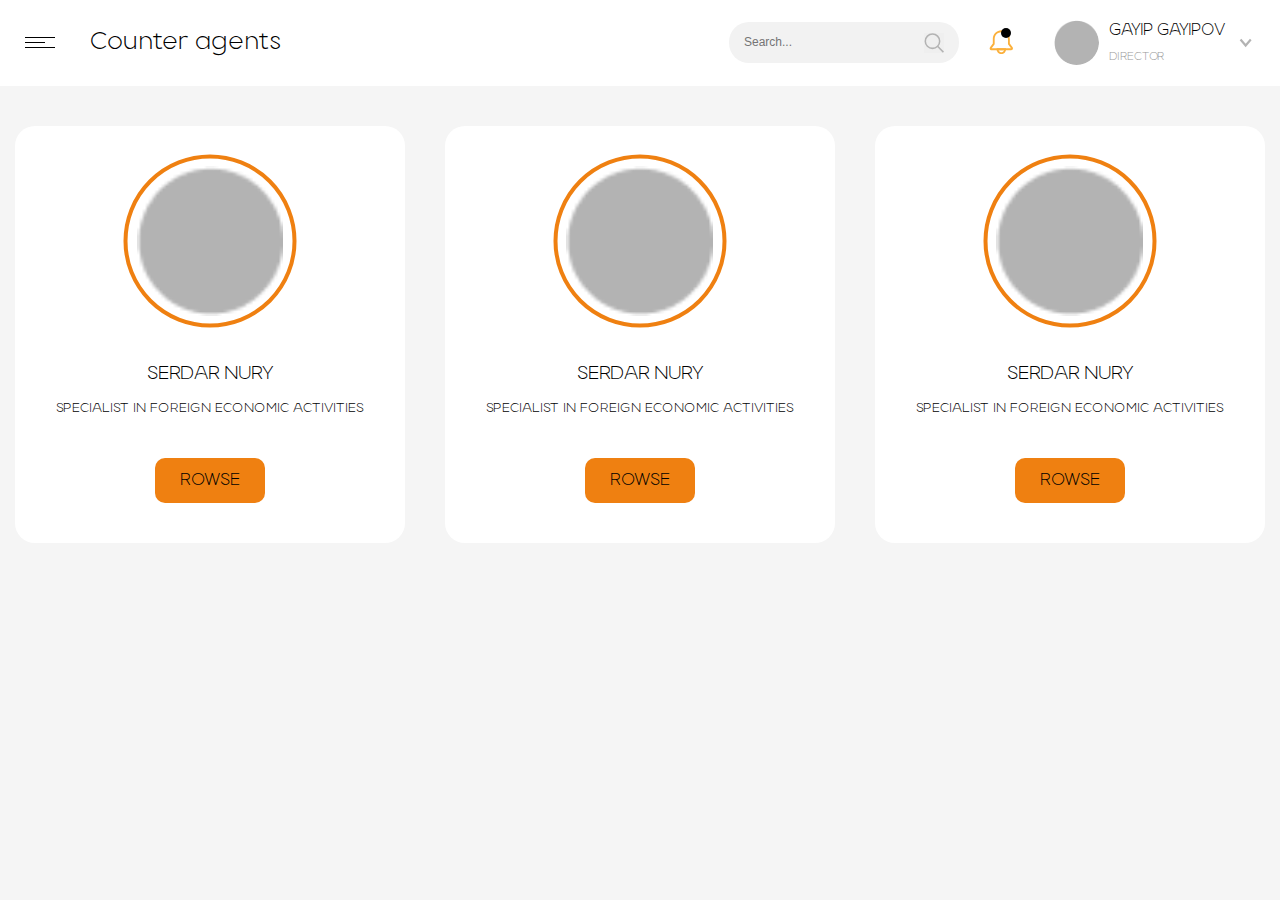
<file: cards.html>
<!DOCTYPE html>
<html lang="en">

<head>
    <meta charset="UTF-8">
    <meta http-equiv="X-UA-Compatible" content="IE=edge">
    <meta name="viewport" content="width=device-width, initial-scale=1.0">
    <link rel="stylesheet" href="assets/css/data-table.css">
    <link rel="stylesheet" href="assets/css/main.css">
    <link rel="stylesheet" href="assets/fonts/Arodora/stylesheet.css">

    <title>Cards</title>
</head>

<body>

    <!-- Aside ================================================ -->
    <aside class="aside">
        <div class="aside_inner">
            <a href="#" class="logo">
                <img src="assets/images/logo.png" alt="logo">
            </a>

            <nav class="nav">
                <a href="#" class="nav_link active">Dashboard</a>
                <a href="#" class="nav_link">Counter Agents</a>
                <a href="#" class="nav_link">Customers</a>
                <a href="#" class="nav_link">Companies</a>
                <a href="#" class="nav_link">Loads/Orders</a>

                <form action="#" class="mobile_search">
                    <div class="mobile_search-input">
                        <input type="text" placeholder="Search...">
                    </div>

                    <button type="submit" class="mobile_search-btn">
                        <svg width="26" height="26" viewBox="0 0 26 26" fill="none" xmlns="http://www.w3.org/2000/svg">
                            <path
                                d="M11.03 19.99C16.1828 19.99 20.36 15.8128 20.36 10.66C20.36 5.50714 16.1828 1.32996 11.03 1.32996C5.87721 1.32996 1.69995 5.50714 1.69995 10.66C1.69995 15.8128 5.87721 19.99 11.03 19.99Z"
                                stroke="#B3B3B3" stroke-width="2" stroke-miterlimit="10" />
                            <path d="M25.1898 24.82L17.6299 17.26" stroke="#B3B3B3" stroke-width="2"
                                stroke-miterlimit="10" />
                        </svg>
                    </button>
                </form>
            </nav>
        </div>
    </aside>
    <!-- Aside end ============================================ -->

    <!-- Main ================================================= -->
    <main class="main">
        <header class="header">
            <div class="header_row">
                <div class="header_group">
                    <div class="burger">
                        <span></span>
                    </div>

                    <h2 class="header_title">
                        Counter agents
                    </h2>
                </div>

                <div class="header_group">
                    <form action="#" class="header_search">
                        <div class="header_search-input">
                            <input type="text" placeholder="Search...">
                        </div>

                        <button class="header_search-btn">
                            <svg width="26" height="26" viewBox="0 0 26 26" fill="none"
                                xmlns="http://www.w3.org/2000/svg">
                                <path
                                    d="M11.03 19.99C16.1828 19.99 20.36 15.8128 20.36 10.66C20.36 5.50714 16.1828 1.32996 11.03 1.32996C5.87721 1.32996 1.69995 5.50714 1.69995 10.66C1.69995 15.8128 5.87721 19.99 11.03 19.99Z"
                                    stroke="#B3B3B3" stroke-width="2" stroke-miterlimit="10" />
                                <path d="M25.1898 24.82L17.6299 17.26" stroke="#B3B3B3" stroke-width="2"
                                    stroke-miterlimit="10" />
                            </svg>
                        </button>
                    </form>

                    <a href="#" class="notification active">
                        <svg width="26" height="27" viewBox="0 0 26 27" fill="none" xmlns="http://www.w3.org/2000/svg">
                            <path
                                d="M16.8801 20.75C16.9074 21.3008 16.8226 21.8514 16.6306 22.3684C16.4387 22.8853 16.1437 23.3579 15.7635 23.7574C15.3834 24.1569 14.9259 24.4749 14.4191 24.6923C13.9122 24.9096 13.3665 25.0217 12.8151 25.0217C12.2636 25.0217 11.7179 24.9096 11.2111 24.6923C10.7042 24.4749 10.2469 24.1569 9.86669 23.7574C9.48654 23.3579 9.19158 22.8853 8.99963 22.3684C8.80768 21.8514 8.72279 21.3008 8.75012 20.75H16.8801Z"
                                stroke="#FBB03B" stroke-width="2" stroke-miterlimit="10" />
                            <path
                                d="M23.4901 20.7501H2.15009C1.97552 20.751 1.80408 20.7033 1.6551 20.6123C1.50611 20.5213 1.38549 20.3906 1.30659 20.2349C1.22768 20.0792 1.19369 19.9046 1.20844 19.7306C1.2232 19.5567 1.28608 19.3903 1.39008 19.2501L4.62006 14.9501V9.53005C4.6199 8.44133 4.83658 7.36348 5.25739 6.35937C5.67821 5.35526 6.29478 4.44501 7.07111 3.68171C7.84744 2.91841 8.76791 2.31735 9.779 1.91359C10.7901 1.50984 11.8715 1.31146 12.96 1.33005C15.1379 1.42087 17.195 2.3557 18.6956 3.93661C20.1963 5.51753 21.0227 7.62043 21.0001 9.80005V15.0001L24.21 19.3001C24.3023 19.4364 24.3568 19.5948 24.3679 19.759C24.3789 19.9233 24.3461 20.0876 24.2729 20.235C24.1997 20.3825 24.0887 20.5078 23.9511 20.5983C23.8136 20.6888 23.6545 20.7412 23.4901 20.7501Z"
                                stroke="#FBB03B" stroke-width="2" stroke-miterlimit="10" />
                        </svg>
                    </a>

                    <div class="user">
                        <div class="user_photo">
                            <img src="assets/images/user-photo.png" alt="user-photo">
                        </div>

                        <div class="user_group">
                            <h4 class="user_name">
                                Gayip Gayipov
                            </h4>
                            <div class="user_prof">
                                Director
                            </div>
                        </div>
                    </div>
                </div>
            </div>
        </header>


        <div class="main_inner">
            <div class="card">
                <div class="card_box">
                    <div class="card_item">
                        <div class="card_item-photo">
                            <img src="assets/images/user-photo.png" alt="user-photo">
                        </div>

                        <h4 class="card_item-name">
                            SERDAR NURY
                        </h4>
                        <p class="card_item-txt">
                            SPECIALIST IN FOREIGN ECONOMIC ACTIVITIES
                        </p>
                        <a href="#" class="card_item-link">
                            ROWSE
                        </a>
                    </div>

                    <div class="card_item">
                        <div class="card_item-photo">
                            <img src="assets/images/user-photo.png" alt="user-photo">
                        </div>

                        <h4 class="card_item-name">
                            SERDAR NURY
                        </h4>
                        <p class="card_item-txt">
                            SPECIALIST IN FOREIGN ECONOMIC ACTIVITIES
                        </p>
                        <a href="#" class="card_item-link">
                            ROWSE
                        </a>
                    </div>

                    <div class="card_item">
                        <div class="card_item-photo">
                            <img src="assets/images/user-photo.png" alt="user-photo">
                        </div>

                        <h4 class="card_item-name">
                            SERDAR NURY
                        </h4>
                        <p class="card_item-txt">
                            SPECIALIST IN FOREIGN ECONOMIC ACTIVITIES
                        </p>
                        <a href="#" class="card_item-link">
                            ROWSE
                        </a>
                    </div>
                </div>
            </div>
        </div>
    </main>
    <!-- Main end ============================================= -->



    <script src="assets/js/jquery.js"></script>
    <script src="assets/js/main.js"></script>


</body>

</html>
</file>
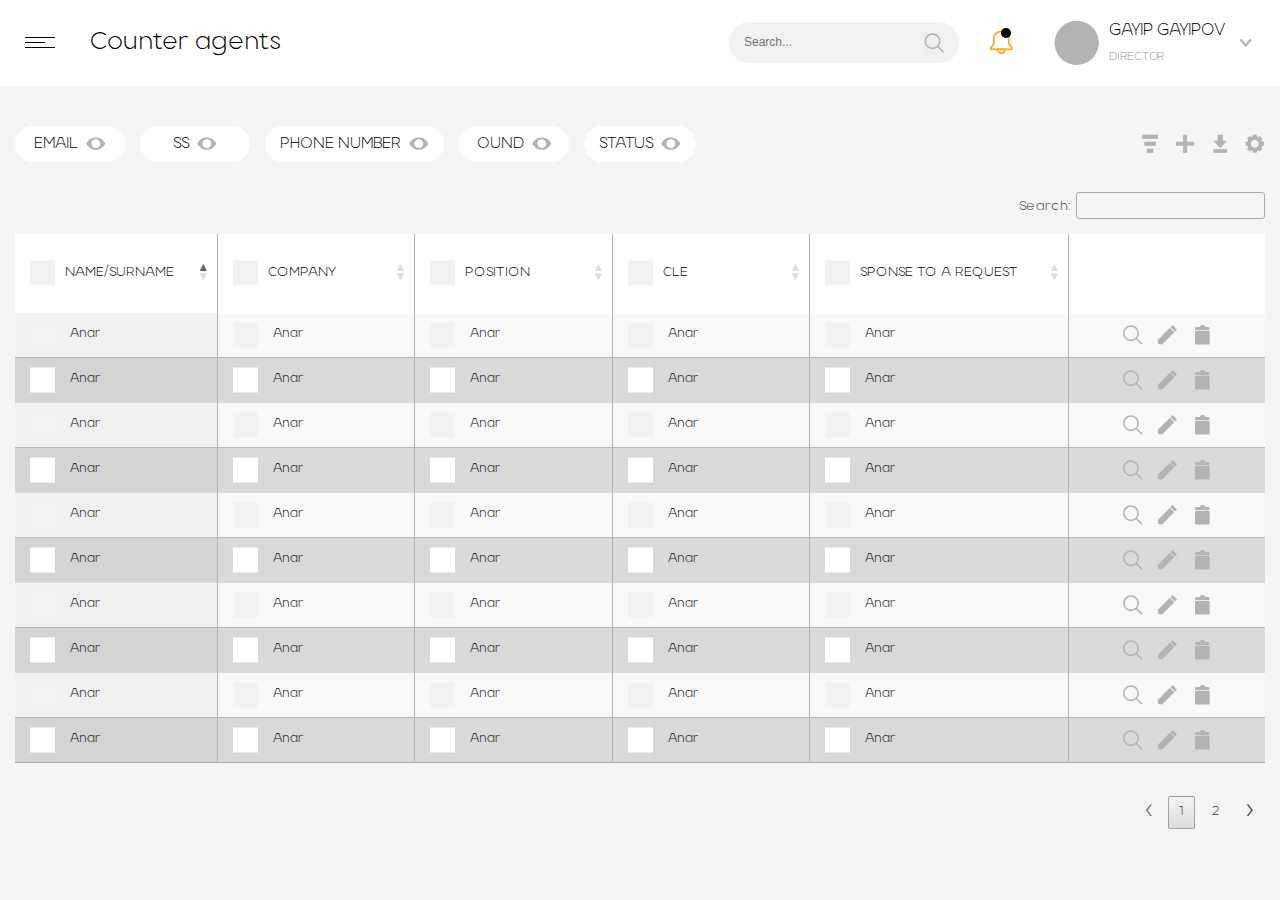
<file: customers.html>
<!DOCTYPE html>
<html lang="en">

<head>
    <meta charset="UTF-8">
    <meta http-equiv="X-UA-Compatible" content="IE=edge">
    <meta name="viewport" content="width=device-width, initial-scale=1.0">
    <link rel="stylesheet" href="assets/css/data-table.css">
    <link rel="stylesheet" href="assets/css/main.css">
    <link rel="stylesheet" href="assets/fonts/Arodora/stylesheet.css">

    <title>Customers</title>
</head>

<body>

    <!-- Aside ================================================ -->
    <aside class="aside">
        <div class="aside_inner">
            <a href="#" class="logo">
                <img src="assets/images/logo.png" alt="logo">
            </a>

            <nav class="nav">
                <a href="#" class="nav_link active">Dashboard</a>
                <a href="#" class="nav_link">Counter Agents</a>
                <a href="#" class="nav_link">Customers</a>
                <a href="#" class="nav_link">Companies</a>
                <a href="#" class="nav_link">Loads/Orders</a>

                <form action="#" class="mobile_search">
                    <div class="mobile_search-input">
                        <input type="text" placeholder="Search...">
                    </div>

                    <button type="submit" class="mobile_search-btn">
                        <svg width="26" height="26" viewBox="0 0 26 26" fill="none" xmlns="http://www.w3.org/2000/svg">
                            <path
                                d="M11.03 19.99C16.1828 19.99 20.36 15.8128 20.36 10.66C20.36 5.50714 16.1828 1.32996 11.03 1.32996C5.87721 1.32996 1.69995 5.50714 1.69995 10.66C1.69995 15.8128 5.87721 19.99 11.03 19.99Z"
                                stroke="#B3B3B3" stroke-width="2" stroke-miterlimit="10" />
                            <path d="M25.1898 24.82L17.6299 17.26" stroke="#B3B3B3" stroke-width="2"
                                stroke-miterlimit="10" />
                        </svg>
                    </button>
                </form>
            </nav>
        </div>
    </aside>
    <!-- Aside end ============================================ -->

    <!-- Main ================================================= -->
    <main class="main">
        <header class="header">
            <div class="header_row">
                <div class="header_group">
                    <div class="burger">
                        <span></span>
                    </div>

                    <h2 class="header_title">
                        Counter agents
                    </h2>
                </div>

                <div class="header_group">
                    <form action="#" class="header_search">
                        <div class="header_search-input">
                            <input type="text" placeholder="Search...">
                        </div>

                        <button class="header_search-btn">
                            <svg width="26" height="26" viewBox="0 0 26 26" fill="none"
                                xmlns="http://www.w3.org/2000/svg">
                                <path
                                    d="M11.03 19.99C16.1828 19.99 20.36 15.8128 20.36 10.66C20.36 5.50714 16.1828 1.32996 11.03 1.32996C5.87721 1.32996 1.69995 5.50714 1.69995 10.66C1.69995 15.8128 5.87721 19.99 11.03 19.99Z"
                                    stroke="#B3B3B3" stroke-width="2" stroke-miterlimit="10" />
                                <path d="M25.1898 24.82L17.6299 17.26" stroke="#B3B3B3" stroke-width="2"
                                    stroke-miterlimit="10" />
                            </svg>
                        </button>
                    </form>

                    <a href="#" class="notification active">
                        <svg width="26" height="27" viewBox="0 0 26 27" fill="none" xmlns="http://www.w3.org/2000/svg">
                            <path
                                d="M16.8801 20.75C16.9074 21.3008 16.8226 21.8514 16.6306 22.3684C16.4387 22.8853 16.1437 23.3579 15.7635 23.7574C15.3834 24.1569 14.9259 24.4749 14.4191 24.6923C13.9122 24.9096 13.3665 25.0217 12.8151 25.0217C12.2636 25.0217 11.7179 24.9096 11.2111 24.6923C10.7042 24.4749 10.2469 24.1569 9.86669 23.7574C9.48654 23.3579 9.19158 22.8853 8.99963 22.3684C8.80768 21.8514 8.72279 21.3008 8.75012 20.75H16.8801Z"
                                stroke="#FBB03B" stroke-width="2" stroke-miterlimit="10" />
                            <path
                                d="M23.4901 20.7501H2.15009C1.97552 20.751 1.80408 20.7033 1.6551 20.6123C1.50611 20.5213 1.38549 20.3906 1.30659 20.2349C1.22768 20.0792 1.19369 19.9046 1.20844 19.7306C1.2232 19.5567 1.28608 19.3903 1.39008 19.2501L4.62006 14.9501V9.53005C4.6199 8.44133 4.83658 7.36348 5.25739 6.35937C5.67821 5.35526 6.29478 4.44501 7.07111 3.68171C7.84744 2.91841 8.76791 2.31735 9.779 1.91359C10.7901 1.50984 11.8715 1.31146 12.96 1.33005C15.1379 1.42087 17.195 2.3557 18.6956 3.93661C20.1963 5.51753 21.0227 7.62043 21.0001 9.80005V15.0001L24.21 19.3001C24.3023 19.4364 24.3568 19.5948 24.3679 19.759C24.3789 19.9233 24.3461 20.0876 24.2729 20.235C24.1997 20.3825 24.0887 20.5078 23.9511 20.5983C23.8136 20.6888 23.6545 20.7412 23.4901 20.7501Z"
                                stroke="#FBB03B" stroke-width="2" stroke-miterlimit="10" />
                        </svg>
                    </a>

                    <div class="user">
                        <div class="user_photo">
                            <img src="assets/images/user-photo.png" alt="user-photo">
                        </div>

                        <div class="user_group">
                            <h4 class="user_name">
                                Gayip Gayipov
                            </h4>
                            <div class="user_prof">
                                Director
                            </div>
                        </div>
                    </div>
                </div>
            </div>
        </header>


        <div class="main_inner">
            <div class="main_header">
                <div class="main_header-top">
                    <div class="main_header-tabs">
                        <a href="#">
                            Email

                            <span>
                                <svg width="24" height="15" viewBox="0 0 24 15" fill="none"
                                    xmlns="http://www.w3.org/2000/svg">
                                    <path
                                        d="M22.8801 7.15998C21.808 5.12939 20.2022 3.42979 18.2356 2.24427C16.2691 1.05875 14.0163 0.432251 11.7201 0.432251C9.42385 0.432251 7.1711 1.05875 5.20456 2.24427C3.23802 3.42979 1.6322 5.12939 0.560089 7.15998L0.340088 7.66998L0.560089 8.17999C1.6322 10.2106 3.23802 11.9102 5.20456 13.0957C7.1711 14.2812 9.42385 14.9077 11.7201 14.9077C14.0163 14.9077 16.2691 14.2812 18.2356 13.0957C20.2022 11.9102 21.808 10.2106 22.8801 8.17999L23.1001 7.66998L22.8801 7.15998ZM11.7301 13.01C10.6735 13.012 9.64009 12.7005 8.76062 12.1149C7.88115 11.5293 7.19517 10.696 6.78946 9.72045C6.38375 8.74487 6.27656 7.67086 6.48148 6.63435C6.68639 5.59783 7.1942 4.6454 7.94061 3.89758C8.68703 3.14977 9.63849 2.64019 10.6746 2.43333C11.7108 2.22648 12.785 2.33164 13.7613 2.73552C14.7376 3.1394 15.5722 3.82383 16.1595 4.7022C16.7467 5.58058 17.0601 6.61341 17.0601 7.66998C17.0575 9.0837 16.4954 10.4389 15.4967 11.4395C14.498 12.4401 13.1438 13.0047 11.7301 13.01Z"
                                        fill="#B3B3B3" />
                                </svg>
                            </span>
                        </a>
                        <a href="#">
                            SS

                            <span>
                                <svg width="24" height="15" viewBox="0 0 24 15" fill="none"
                                    xmlns="http://www.w3.org/2000/svg">
                                    <path
                                        d="M22.8801 7.15998C21.808 5.12939 20.2022 3.42979 18.2356 2.24427C16.2691 1.05875 14.0163 0.432251 11.7201 0.432251C9.42385 0.432251 7.1711 1.05875 5.20456 2.24427C3.23802 3.42979 1.6322 5.12939 0.560089 7.15998L0.340088 7.66998L0.560089 8.17999C1.6322 10.2106 3.23802 11.9102 5.20456 13.0957C7.1711 14.2812 9.42385 14.9077 11.7201 14.9077C14.0163 14.9077 16.2691 14.2812 18.2356 13.0957C20.2022 11.9102 21.808 10.2106 22.8801 8.17999L23.1001 7.66998L22.8801 7.15998ZM11.7301 13.01C10.6735 13.012 9.64009 12.7005 8.76062 12.1149C7.88115 11.5293 7.19517 10.696 6.78946 9.72045C6.38375 8.74487 6.27656 7.67086 6.48148 6.63435C6.68639 5.59783 7.1942 4.6454 7.94061 3.89758C8.68703 3.14977 9.63849 2.64019 10.6746 2.43333C11.7108 2.22648 12.785 2.33164 13.7613 2.73552C14.7376 3.1394 15.5722 3.82383 16.1595 4.7022C16.7467 5.58058 17.0601 6.61341 17.0601 7.66998C17.0575 9.0837 16.4954 10.4389 15.4967 11.4395C14.498 12.4401 13.1438 13.0047 11.7301 13.01Z"
                                        fill="#B3B3B3" />
                                </svg>
                            </span>
                        </a>
                        <a href="#">
                            Phone Number

                            <span>
                                <svg width="24" height="15" viewBox="0 0 24 15" fill="none"
                                    xmlns="http://www.w3.org/2000/svg">
                                    <path
                                        d="M22.8801 7.15998C21.808 5.12939 20.2022 3.42979 18.2356 2.24427C16.2691 1.05875 14.0163 0.432251 11.7201 0.432251C9.42385 0.432251 7.1711 1.05875 5.20456 2.24427C3.23802 3.42979 1.6322 5.12939 0.560089 7.15998L0.340088 7.66998L0.560089 8.17999C1.6322 10.2106 3.23802 11.9102 5.20456 13.0957C7.1711 14.2812 9.42385 14.9077 11.7201 14.9077C14.0163 14.9077 16.2691 14.2812 18.2356 13.0957C20.2022 11.9102 21.808 10.2106 22.8801 8.17999L23.1001 7.66998L22.8801 7.15998ZM11.7301 13.01C10.6735 13.012 9.64009 12.7005 8.76062 12.1149C7.88115 11.5293 7.19517 10.696 6.78946 9.72045C6.38375 8.74487 6.27656 7.67086 6.48148 6.63435C6.68639 5.59783 7.1942 4.6454 7.94061 3.89758C8.68703 3.14977 9.63849 2.64019 10.6746 2.43333C11.7108 2.22648 12.785 2.33164 13.7613 2.73552C14.7376 3.1394 15.5722 3.82383 16.1595 4.7022C16.7467 5.58058 17.0601 6.61341 17.0601 7.66998C17.0575 9.0837 16.4954 10.4389 15.4967 11.4395C14.498 12.4401 13.1438 13.0047 11.7301 13.01Z"
                                        fill="#B3B3B3" />
                                </svg>
                            </span>
                        </a>
                        <a href="#">
                            Ound

                            <span>
                                <svg width="24" height="15" viewBox="0 0 24 15" fill="none"
                                    xmlns="http://www.w3.org/2000/svg">
                                    <path
                                        d="M22.8801 7.15998C21.808 5.12939 20.2022 3.42979 18.2356 2.24427C16.2691 1.05875 14.0163 0.432251 11.7201 0.432251C9.42385 0.432251 7.1711 1.05875 5.20456 2.24427C3.23802 3.42979 1.6322 5.12939 0.560089 7.15998L0.340088 7.66998L0.560089 8.17999C1.6322 10.2106 3.23802 11.9102 5.20456 13.0957C7.1711 14.2812 9.42385 14.9077 11.7201 14.9077C14.0163 14.9077 16.2691 14.2812 18.2356 13.0957C20.2022 11.9102 21.808 10.2106 22.8801 8.17999L23.1001 7.66998L22.8801 7.15998ZM11.7301 13.01C10.6735 13.012 9.64009 12.7005 8.76062 12.1149C7.88115 11.5293 7.19517 10.696 6.78946 9.72045C6.38375 8.74487 6.27656 7.67086 6.48148 6.63435C6.68639 5.59783 7.1942 4.6454 7.94061 3.89758C8.68703 3.14977 9.63849 2.64019 10.6746 2.43333C11.7108 2.22648 12.785 2.33164 13.7613 2.73552C14.7376 3.1394 15.5722 3.82383 16.1595 4.7022C16.7467 5.58058 17.0601 6.61341 17.0601 7.66998C17.0575 9.0837 16.4954 10.4389 15.4967 11.4395C14.498 12.4401 13.1438 13.0047 11.7301 13.01Z"
                                        fill="#B3B3B3" />
                                </svg>
                            </span>
                        </a>
                        <a href="#">
                            Status

                            <span>
                                <svg width="24" height="15" viewBox="0 0 24 15" fill="none"
                                    xmlns="http://www.w3.org/2000/svg">
                                    <path
                                        d="M22.8801 7.15998C21.808 5.12939 20.2022 3.42979 18.2356 2.24427C16.2691 1.05875 14.0163 0.432251 11.7201 0.432251C9.42385 0.432251 7.1711 1.05875 5.20456 2.24427C3.23802 3.42979 1.6322 5.12939 0.560089 7.15998L0.340088 7.66998L0.560089 8.17999C1.6322 10.2106 3.23802 11.9102 5.20456 13.0957C7.1711 14.2812 9.42385 14.9077 11.7201 14.9077C14.0163 14.9077 16.2691 14.2812 18.2356 13.0957C20.2022 11.9102 21.808 10.2106 22.8801 8.17999L23.1001 7.66998L22.8801 7.15998ZM11.7301 13.01C10.6735 13.012 9.64009 12.7005 8.76062 12.1149C7.88115 11.5293 7.19517 10.696 6.78946 9.72045C6.38375 8.74487 6.27656 7.67086 6.48148 6.63435C6.68639 5.59783 7.1942 4.6454 7.94061 3.89758C8.68703 3.14977 9.63849 2.64019 10.6746 2.43333C11.7108 2.22648 12.785 2.33164 13.7613 2.73552C14.7376 3.1394 15.5722 3.82383 16.1595 4.7022C16.7467 5.58058 17.0601 6.61341 17.0601 7.66998C17.0575 9.0837 16.4954 10.4389 15.4967 11.4395C14.498 12.4401 13.1438 13.0047 11.7301 13.01Z"
                                        fill="#B3B3B3" />
                                </svg>
                            </span>
                        </a>
                    </div>

                    <div class="main_header-filter">
                        <a href="#" class="main_header-filter-item">
                            <svg width="12" height="14" viewBox="0 0 12 14" fill="none"
                                xmlns="http://www.w3.org/2000/svg">
                                <path d="M0.569824 1.93005H11.5299" stroke="#B3B3B3" stroke-width="3"
                                    stroke-miterlimit="10" />
                                <path d="M2.01001 6.81995H10.09" stroke="#B3B3B3" stroke-width="3"
                                    stroke-miterlimit="10" />
                                <path d="M3.76001 11.71H8.33997" stroke="#B3B3B3" stroke-width="3"
                                    stroke-miterlimit="10" />
                            </svg>
                        </a>
                        <a href="#" class="main_header-filter-item">
                            <svg width="16" height="16" viewBox="0 0 16 16" fill="none"
                                xmlns="http://www.w3.org/2000/svg">
                                <path
                                    d="M15.3799 6.22004V9.42004H9.68982V15.1H6.49988V9.42004H0.819824V6.22004H6.49988V0.540039H9.68982V6.22004H15.3799Z"
                                    fill="#B3B3B3" />
                            </svg>
                        </a>
                        <a href="#" class="main_header-filter-item">
                            <svg width="12" height="16" viewBox="0 0 12 16" fill="none"
                                xmlns="http://www.w3.org/2000/svg">
                                <path
                                    d="M11.64 5.36004L6.20996 11.32L0.77002 5.36004H4.07996V0.540039H8.31995V5.36004H11.64Z"
                                    fill="#B3B3B3" />
                                <path d="M11.64 12.12H0.76001V15.1H11.64V12.12Z" fill="#B3B3B3" />
                            </svg>
                        </a>
                        <a href="#" class="main_header-filter-item">
                            <svg width="15" height="16" viewBox="0 0 15 16" fill="none"
                                xmlns="http://www.w3.org/2000/svg">
                                <path
                                    d="M14.59 9.41005V6.22005H13.13C13.0125 5.7286 12.8167 5.25927 12.55 4.83005L13.55 3.83005L11.29 1.57005L10.29 2.57005C9.85214 2.32313 9.38521 2.13166 8.90002 2.00005V0.550049H5.70996V2.00005C5.21634 2.1254 4.7421 2.31715 4.30005 2.57005L3.30005 1.57005L1 3.80005L2 4.80005C1.74897 5.23594 1.55733 5.70341 1.43005 6.19005H0V9.38005H1.45996C1.58724 9.86669 1.779 10.3342 2.03003 10.7701L1.03003 11.7701L3.28003 14.0201L4.28003 13.0201C4.71943 13.2711 5.19023 13.4628 5.68005 13.59V15.05H8.87V13.59C9.35518 13.4584 9.82211 13.267 10.26 13.0201L11.26 14.0201L13.52 11.7701L12.52 10.7701C12.7867 10.3408 12.9825 9.8715 13.1 9.38005L14.59 9.41005ZM4.17004 7.82005C4.16807 7.19619 4.35129 6.58579 4.69666 6.06625C5.04202 5.5467 5.53387 5.14141 6.10986 4.90176C6.68586 4.6621 7.32016 4.59888 7.93213 4.7201C8.5441 4.84132 9.10623 5.14154 9.54736 5.58267C9.9885 6.02381 10.2887 6.586 10.4099 7.19798C10.5311 7.80995 10.4679 8.44413 10.2283 9.02013C9.98862 9.59612 9.58339 10.088 9.06384 10.4333C8.5443 10.7787 7.93392 10.962 7.31006 10.9601C6.47809 10.9574 5.68094 10.6257 5.09265 10.0374C4.50436 9.44915 4.17268 8.65201 4.17004 7.82005V7.82005Z"
                                    fill="#B3B3B3" />
                            </svg>
                        </a>
                    </div>
                </div>
            </div>

            <div class="customer">
                <div class="customer_table">
                    <table class="display nowrap">
                        <thead>
                            <tr>
                                <th>
                                    <span>NAME/SURNAME</span>
                                </th>
                                <th>
                                    <span> Company</span>
                                </th>
                                <th>
                                    <span>Position</span>
                                </th>
                                <th>
                                    <span>CLE</span>
                                </th>
                                <th>
                                    <span>Sponse to a request</span>
                                </th>
                                <th data-orderable="false">

                                </th>
                            </tr>
                        </thead>

                        <tbody>
                            <tr>
                                <td>
                                    <span>
                                        Guvenler
                                    </span>
                                </td>
                                <td>
                                    <span>
                                        Guvenler
                                    </span>
                                </td>
                                <td>
                                    <span>
                                        Guvenler
                                    </span>
                                </td>
                                <td>
                                    <span>
                                        Guvenler
                                    </span>
                                </td>
                                <td>
                                    <span>
                                        Guvenler
                                    </span>
                                </td>
                                <td>
                                    <div class="td_row">
                                        <a href="#" class="td_show">
                                            <svg width="26" height="26" viewBox="0 0 26 26" fill="none"
                                                xmlns="http://www.w3.org/2000/svg">
                                                <path
                                                    d="M11.03 19.99C16.1828 19.99 20.36 15.8128 20.36 10.66C20.36 5.50714 16.1828 1.32996 11.03 1.32996C5.87721 1.32996 1.69995 5.50714 1.69995 10.66C1.69995 15.8128 5.87721 19.99 11.03 19.99Z"
                                                    stroke="#B3B3B3" stroke-width="2" stroke-miterlimit="10" />
                                                <path d="M25.1898 24.82L17.6299 17.26" stroke="#B3B3B3" stroke-width="2"
                                                    stroke-miterlimit="10" />
                                            </svg>
                                        </a>
                                        <a href="#" class="td_edit">
                                            <svg width="20" height="19" viewBox="0 0 20 19" fill="none"
                                                xmlns="http://www.w3.org/2000/svg">
                                                <path
                                                    d="M16.4301 6.90994L4.92004 18.42L0.98999 18.1299L0.709961 14.2099L12.22 2.69995L16.4301 6.90994Z"
                                                    fill="#B3B3B3" />
                                                <path
                                                    d="M19.023 4.31756L14.8086 0.103149L12.8499 2.06185L17.0643 6.27626L19.023 4.31756Z"
                                                    fill="#B3B3B3" />
                                            </svg>
                                        </a>
                                        <a href="#" class="td_delete">
                                            <svg width="16" height="20" viewBox="0 0 16 20" fill="none"
                                                xmlns="http://www.w3.org/2000/svg">
                                                <path
                                                    d="M15.1702 3.61002C15.1702 4.02906 15.0037 4.43096 14.7074 4.72726C14.4111 5.02357 14.0091 5.19003 13.5901 5.19003H2.08008C1.8627 5.20737 1.64408 5.1795 1.43799 5.10822C1.2319 5.03693 1.04278 4.92376 0.882568 4.77582C0.722356 4.62787 0.594524 4.44837 0.50708 4.2486C0.419636 4.04882 0.374512 3.83309 0.374512 3.61502C0.374512 3.39695 0.419636 3.18125 0.50708 2.98148C0.594524 2.7817 0.722356 2.6022 0.882568 2.45425C1.04278 2.30631 1.2319 2.19311 1.43799 2.12183C1.64408 2.05054 1.8627 2.0227 2.08008 2.04004H5.36011C5.36011 1.50961 5.57085 1.0009 5.94592 0.625824C6.321 0.250751 6.82967 0.0400391 7.36011 0.0400391H8.78015C9.31058 0.0400391 9.81926 0.250751 10.1943 0.625824C10.5694 1.0009 10.7802 1.50961 10.7802 2.04004H13.6702C14.0743 2.05808 14.4559 2.2314 14.7354 2.5239C15.0148 2.8164 15.1706 3.20548 15.1702 3.61002Z"
                                                    fill="#B3B3B3" />
                                                <path
                                                    d="M14.29 6H1.38C0.893994 6 0.5 6.39399 0.5 6.88V18.72C0.5 19.206 0.893994 19.6 1.38 19.6H14.29C14.776 19.6 15.17 19.206 15.17 18.72V6.88C15.17 6.39399 14.776 6 14.29 6Z"
                                                    fill="#B3B3B3" />
                                            </svg>
                                        </a>
                                    </div>
                                </td>
                            </tr>
                            <tr>
                                <td>
                                    <span>
                                        Anar
                                    </span>
                                </td>
                                <td>
                                    <span>
                                        Anar
                                    </span>
                                </td>
                                <td>
                                    <span>
                                        Anar
                                    </span>
                                </td>
                                <td>
                                    <span>
                                        Anar
                                    </span>
                                </td>
                                <td>
                                    <span>
                                        Anar
                                    </span>
                                </td>
                                <td>
                                    <div class="td_row">
                                        <a href="#" class="td_show">
                                            <svg width="26" height="26" viewBox="0 0 26 26" fill="none"
                                                xmlns="http://www.w3.org/2000/svg">
                                                <path
                                                    d="M11.03 19.99C16.1828 19.99 20.36 15.8128 20.36 10.66C20.36 5.50714 16.1828 1.32996 11.03 1.32996C5.87721 1.32996 1.69995 5.50714 1.69995 10.66C1.69995 15.8128 5.87721 19.99 11.03 19.99Z"
                                                    stroke="#B3B3B3" stroke-width="2" stroke-miterlimit="10" />
                                                <path d="M25.1898 24.82L17.6299 17.26" stroke="#B3B3B3" stroke-width="2"
                                                    stroke-miterlimit="10" />
                                            </svg>
                                        </a>
                                        <a href="#" class="td_edit">
                                            <svg width="20" height="19" viewBox="0 0 20 19" fill="none"
                                                xmlns="http://www.w3.org/2000/svg">
                                                <path
                                                    d="M16.4301 6.90994L4.92004 18.42L0.98999 18.1299L0.709961 14.2099L12.22 2.69995L16.4301 6.90994Z"
                                                    fill="#B3B3B3" />
                                                <path
                                                    d="M19.023 4.31756L14.8086 0.103149L12.8499 2.06185L17.0643 6.27626L19.023 4.31756Z"
                                                    fill="#B3B3B3" />
                                            </svg>
                                        </a>
                                        <a href="#" class="td_delete">
                                            <svg width="16" height="20" viewBox="0 0 16 20" fill="none"
                                                xmlns="http://www.w3.org/2000/svg">
                                                <path
                                                    d="M15.1702 3.61002C15.1702 4.02906 15.0037 4.43096 14.7074 4.72726C14.4111 5.02357 14.0091 5.19003 13.5901 5.19003H2.08008C1.8627 5.20737 1.64408 5.1795 1.43799 5.10822C1.2319 5.03693 1.04278 4.92376 0.882568 4.77582C0.722356 4.62787 0.594524 4.44837 0.50708 4.2486C0.419636 4.04882 0.374512 3.83309 0.374512 3.61502C0.374512 3.39695 0.419636 3.18125 0.50708 2.98148C0.594524 2.7817 0.722356 2.6022 0.882568 2.45425C1.04278 2.30631 1.2319 2.19311 1.43799 2.12183C1.64408 2.05054 1.8627 2.0227 2.08008 2.04004H5.36011C5.36011 1.50961 5.57085 1.0009 5.94592 0.625824C6.321 0.250751 6.82967 0.0400391 7.36011 0.0400391H8.78015C9.31058 0.0400391 9.81926 0.250751 10.1943 0.625824C10.5694 1.0009 10.7802 1.50961 10.7802 2.04004H13.6702C14.0743 2.05808 14.4559 2.2314 14.7354 2.5239C15.0148 2.8164 15.1706 3.20548 15.1702 3.61002Z"
                                                    fill="#B3B3B3" />
                                                <path
                                                    d="M14.29 6H1.38C0.893994 6 0.5 6.39399 0.5 6.88V18.72C0.5 19.206 0.893994 19.6 1.38 19.6H14.29C14.776 19.6 15.17 19.206 15.17 18.72V6.88C15.17 6.39399 14.776 6 14.29 6Z"
                                                    fill="#B3B3B3" />
                                            </svg>
                                        </a>
                                    </div>
                                </td>
                            </tr>
                            <tr>
                                <td>
                                    <span>
                                        Guvenler
                                    </span>
                                </td>
                                <td>
                                    <span>
                                        Guvenler
                                    </span>
                                </td>
                                <td>
                                    <span>
                                        Guvenler
                                    </span>
                                </td>
                                <td>
                                    <span>
                                        Guvenler
                                    </span>
                                </td>
                                <td>
                                    <span>
                                        Guvenler
                                    </span>
                                </td>
                                <td>
                                    <div class="td_row">
                                        <a href="#" class="td_show">
                                            <svg width="26" height="26" viewBox="0 0 26 26" fill="none"
                                                xmlns="http://www.w3.org/2000/svg">
                                                <path
                                                    d="M11.03 19.99C16.1828 19.99 20.36 15.8128 20.36 10.66C20.36 5.50714 16.1828 1.32996 11.03 1.32996C5.87721 1.32996 1.69995 5.50714 1.69995 10.66C1.69995 15.8128 5.87721 19.99 11.03 19.99Z"
                                                    stroke="#B3B3B3" stroke-width="2" stroke-miterlimit="10" />
                                                <path d="M25.1898 24.82L17.6299 17.26" stroke="#B3B3B3" stroke-width="2"
                                                    stroke-miterlimit="10" />
                                            </svg>
                                        </a>
                                        <a href="#" class="td_edit">
                                            <svg width="20" height="19" viewBox="0 0 20 19" fill="none"
                                                xmlns="http://www.w3.org/2000/svg">
                                                <path
                                                    d="M16.4301 6.90994L4.92004 18.42L0.98999 18.1299L0.709961 14.2099L12.22 2.69995L16.4301 6.90994Z"
                                                    fill="#B3B3B3" />
                                                <path
                                                    d="M19.023 4.31756L14.8086 0.103149L12.8499 2.06185L17.0643 6.27626L19.023 4.31756Z"
                                                    fill="#B3B3B3" />
                                            </svg>
                                        </a>
                                        <a href="#" class="td_delete">
                                            <svg width="16" height="20" viewBox="0 0 16 20" fill="none"
                                                xmlns="http://www.w3.org/2000/svg">
                                                <path
                                                    d="M15.1702 3.61002C15.1702 4.02906 15.0037 4.43096 14.7074 4.72726C14.4111 5.02357 14.0091 5.19003 13.5901 5.19003H2.08008C1.8627 5.20737 1.64408 5.1795 1.43799 5.10822C1.2319 5.03693 1.04278 4.92376 0.882568 4.77582C0.722356 4.62787 0.594524 4.44837 0.50708 4.2486C0.419636 4.04882 0.374512 3.83309 0.374512 3.61502C0.374512 3.39695 0.419636 3.18125 0.50708 2.98148C0.594524 2.7817 0.722356 2.6022 0.882568 2.45425C1.04278 2.30631 1.2319 2.19311 1.43799 2.12183C1.64408 2.05054 1.8627 2.0227 2.08008 2.04004H5.36011C5.36011 1.50961 5.57085 1.0009 5.94592 0.625824C6.321 0.250751 6.82967 0.0400391 7.36011 0.0400391H8.78015C9.31058 0.0400391 9.81926 0.250751 10.1943 0.625824C10.5694 1.0009 10.7802 1.50961 10.7802 2.04004H13.6702C14.0743 2.05808 14.4559 2.2314 14.7354 2.5239C15.0148 2.8164 15.1706 3.20548 15.1702 3.61002Z"
                                                    fill="#B3B3B3" />
                                                <path
                                                    d="M14.29 6H1.38C0.893994 6 0.5 6.39399 0.5 6.88V18.72C0.5 19.206 0.893994 19.6 1.38 19.6H14.29C14.776 19.6 15.17 19.206 15.17 18.72V6.88C15.17 6.39399 14.776 6 14.29 6Z"
                                                    fill="#B3B3B3" />
                                            </svg>
                                        </a>
                                    </div>
                                </td>
                            </tr>
                            <tr>
                                <td>
                                    <span>
                                        Anar
                                    </span>
                                </td>
                                <td>
                                    <span>
                                        Anar
                                    </span>
                                </td>
                                <td>
                                    <span>
                                        Anar
                                    </span>
                                </td>
                                <td>
                                    <span>
                                        Anar
                                    </span>
                                </td>
                                <td>
                                    <span>
                                        Anar
                                    </span>
                                </td>
                                <td>
                                    <div class="td_row">
                                        <a href="#" class="td_show">
                                            <svg width="26" height="26" viewBox="0 0 26 26" fill="none"
                                                xmlns="http://www.w3.org/2000/svg">
                                                <path
                                                    d="M11.03 19.99C16.1828 19.99 20.36 15.8128 20.36 10.66C20.36 5.50714 16.1828 1.32996 11.03 1.32996C5.87721 1.32996 1.69995 5.50714 1.69995 10.66C1.69995 15.8128 5.87721 19.99 11.03 19.99Z"
                                                    stroke="#B3B3B3" stroke-width="2" stroke-miterlimit="10" />
                                                <path d="M25.1898 24.82L17.6299 17.26" stroke="#B3B3B3" stroke-width="2"
                                                    stroke-miterlimit="10" />
                                            </svg>
                                        </a>
                                        <a href="#" class="td_edit">
                                            <svg width="20" height="19" viewBox="0 0 20 19" fill="none"
                                                xmlns="http://www.w3.org/2000/svg">
                                                <path
                                                    d="M16.4301 6.90994L4.92004 18.42L0.98999 18.1299L0.709961 14.2099L12.22 2.69995L16.4301 6.90994Z"
                                                    fill="#B3B3B3" />
                                                <path
                                                    d="M19.023 4.31756L14.8086 0.103149L12.8499 2.06185L17.0643 6.27626L19.023 4.31756Z"
                                                    fill="#B3B3B3" />
                                            </svg>
                                        </a>
                                        <a href="#" class="td_delete">
                                            <svg width="16" height="20" viewBox="0 0 16 20" fill="none"
                                                xmlns="http://www.w3.org/2000/svg">
                                                <path
                                                    d="M15.1702 3.61002C15.1702 4.02906 15.0037 4.43096 14.7074 4.72726C14.4111 5.02357 14.0091 5.19003 13.5901 5.19003H2.08008C1.8627 5.20737 1.64408 5.1795 1.43799 5.10822C1.2319 5.03693 1.04278 4.92376 0.882568 4.77582C0.722356 4.62787 0.594524 4.44837 0.50708 4.2486C0.419636 4.04882 0.374512 3.83309 0.374512 3.61502C0.374512 3.39695 0.419636 3.18125 0.50708 2.98148C0.594524 2.7817 0.722356 2.6022 0.882568 2.45425C1.04278 2.30631 1.2319 2.19311 1.43799 2.12183C1.64408 2.05054 1.8627 2.0227 2.08008 2.04004H5.36011C5.36011 1.50961 5.57085 1.0009 5.94592 0.625824C6.321 0.250751 6.82967 0.0400391 7.36011 0.0400391H8.78015C9.31058 0.0400391 9.81926 0.250751 10.1943 0.625824C10.5694 1.0009 10.7802 1.50961 10.7802 2.04004H13.6702C14.0743 2.05808 14.4559 2.2314 14.7354 2.5239C15.0148 2.8164 15.1706 3.20548 15.1702 3.61002Z"
                                                    fill="#B3B3B3" />
                                                <path
                                                    d="M14.29 6H1.38C0.893994 6 0.5 6.39399 0.5 6.88V18.72C0.5 19.206 0.893994 19.6 1.38 19.6H14.29C14.776 19.6 15.17 19.206 15.17 18.72V6.88C15.17 6.39399 14.776 6 14.29 6Z"
                                                    fill="#B3B3B3" />
                                            </svg>
                                        </a>
                                    </div>
                                </td>
                            </tr>
                            <tr>
                                <td>
                                    <span>
                                        Guvenler
                                    </span>
                                </td>
                                <td>
                                    <span>
                                        Guvenler
                                    </span>
                                </td>
                                <td>
                                    <span>
                                        Guvenler
                                    </span>
                                </td>
                                <td>
                                    <span>
                                        Guvenler
                                    </span>
                                </td>
                                <td>
                                    <span>
                                        Guvenler
                                    </span>
                                </td>
                                <td>
                                    <div class="td_row">
                                        <a href="#" class="td_show">
                                            <svg width="26" height="26" viewBox="0 0 26 26" fill="none"
                                                xmlns="http://www.w3.org/2000/svg">
                                                <path
                                                    d="M11.03 19.99C16.1828 19.99 20.36 15.8128 20.36 10.66C20.36 5.50714 16.1828 1.32996 11.03 1.32996C5.87721 1.32996 1.69995 5.50714 1.69995 10.66C1.69995 15.8128 5.87721 19.99 11.03 19.99Z"
                                                    stroke="#B3B3B3" stroke-width="2" stroke-miterlimit="10" />
                                                <path d="M25.1898 24.82L17.6299 17.26" stroke="#B3B3B3" stroke-width="2"
                                                    stroke-miterlimit="10" />
                                            </svg>
                                        </a>
                                        <a href="#" class="td_edit">
                                            <svg width="20" height="19" viewBox="0 0 20 19" fill="none"
                                                xmlns="http://www.w3.org/2000/svg">
                                                <path
                                                    d="M16.4301 6.90994L4.92004 18.42L0.98999 18.1299L0.709961 14.2099L12.22 2.69995L16.4301 6.90994Z"
                                                    fill="#B3B3B3" />
                                                <path
                                                    d="M19.023 4.31756L14.8086 0.103149L12.8499 2.06185L17.0643 6.27626L19.023 4.31756Z"
                                                    fill="#B3B3B3" />
                                            </svg>
                                        </a>
                                        <a href="#" class="td_delete">
                                            <svg width="16" height="20" viewBox="0 0 16 20" fill="none"
                                                xmlns="http://www.w3.org/2000/svg">
                                                <path
                                                    d="M15.1702 3.61002C15.1702 4.02906 15.0037 4.43096 14.7074 4.72726C14.4111 5.02357 14.0091 5.19003 13.5901 5.19003H2.08008C1.8627 5.20737 1.64408 5.1795 1.43799 5.10822C1.2319 5.03693 1.04278 4.92376 0.882568 4.77582C0.722356 4.62787 0.594524 4.44837 0.50708 4.2486C0.419636 4.04882 0.374512 3.83309 0.374512 3.61502C0.374512 3.39695 0.419636 3.18125 0.50708 2.98148C0.594524 2.7817 0.722356 2.6022 0.882568 2.45425C1.04278 2.30631 1.2319 2.19311 1.43799 2.12183C1.64408 2.05054 1.8627 2.0227 2.08008 2.04004H5.36011C5.36011 1.50961 5.57085 1.0009 5.94592 0.625824C6.321 0.250751 6.82967 0.0400391 7.36011 0.0400391H8.78015C9.31058 0.0400391 9.81926 0.250751 10.1943 0.625824C10.5694 1.0009 10.7802 1.50961 10.7802 2.04004H13.6702C14.0743 2.05808 14.4559 2.2314 14.7354 2.5239C15.0148 2.8164 15.1706 3.20548 15.1702 3.61002Z"
                                                    fill="#B3B3B3" />
                                                <path
                                                    d="M14.29 6H1.38C0.893994 6 0.5 6.39399 0.5 6.88V18.72C0.5 19.206 0.893994 19.6 1.38 19.6H14.29C14.776 19.6 15.17 19.206 15.17 18.72V6.88C15.17 6.39399 14.776 6 14.29 6Z"
                                                    fill="#B3B3B3" />
                                            </svg>
                                        </a>
                                    </div>
                                </td>
                            </tr>
                            <tr>
                                <td>
                                    <span>
                                        Anar
                                    </span>
                                </td>
                                <td>
                                    <span>
                                        Anar
                                    </span>
                                </td>
                                <td>
                                    <span>
                                        Anar
                                    </span>
                                </td>
                                <td>
                                    <span>
                                        Anar
                                    </span>
                                </td>
                                <td>
                                    <span>
                                        Anar
                                    </span>
                                </td>
                                <td>
                                    <div class="td_row">
                                        <a href="#" class="td_show">
                                            <svg width="26" height="26" viewBox="0 0 26 26" fill="none"
                                                xmlns="http://www.w3.org/2000/svg">
                                                <path
                                                    d="M11.03 19.99C16.1828 19.99 20.36 15.8128 20.36 10.66C20.36 5.50714 16.1828 1.32996 11.03 1.32996C5.87721 1.32996 1.69995 5.50714 1.69995 10.66C1.69995 15.8128 5.87721 19.99 11.03 19.99Z"
                                                    stroke="#B3B3B3" stroke-width="2" stroke-miterlimit="10" />
                                                <path d="M25.1898 24.82L17.6299 17.26" stroke="#B3B3B3" stroke-width="2"
                                                    stroke-miterlimit="10" />
                                            </svg>
                                        </a>
                                        <a href="#" class="td_edit">
                                            <svg width="20" height="19" viewBox="0 0 20 19" fill="none"
                                                xmlns="http://www.w3.org/2000/svg">
                                                <path
                                                    d="M16.4301 6.90994L4.92004 18.42L0.98999 18.1299L0.709961 14.2099L12.22 2.69995L16.4301 6.90994Z"
                                                    fill="#B3B3B3" />
                                                <path
                                                    d="M19.023 4.31756L14.8086 0.103149L12.8499 2.06185L17.0643 6.27626L19.023 4.31756Z"
                                                    fill="#B3B3B3" />
                                            </svg>
                                        </a>
                                        <a href="#" class="td_delete">
                                            <svg width="16" height="20" viewBox="0 0 16 20" fill="none"
                                                xmlns="http://www.w3.org/2000/svg">
                                                <path
                                                    d="M15.1702 3.61002C15.1702 4.02906 15.0037 4.43096 14.7074 4.72726C14.4111 5.02357 14.0091 5.19003 13.5901 5.19003H2.08008C1.8627 5.20737 1.64408 5.1795 1.43799 5.10822C1.2319 5.03693 1.04278 4.92376 0.882568 4.77582C0.722356 4.62787 0.594524 4.44837 0.50708 4.2486C0.419636 4.04882 0.374512 3.83309 0.374512 3.61502C0.374512 3.39695 0.419636 3.18125 0.50708 2.98148C0.594524 2.7817 0.722356 2.6022 0.882568 2.45425C1.04278 2.30631 1.2319 2.19311 1.43799 2.12183C1.64408 2.05054 1.8627 2.0227 2.08008 2.04004H5.36011C5.36011 1.50961 5.57085 1.0009 5.94592 0.625824C6.321 0.250751 6.82967 0.0400391 7.36011 0.0400391H8.78015C9.31058 0.0400391 9.81926 0.250751 10.1943 0.625824C10.5694 1.0009 10.7802 1.50961 10.7802 2.04004H13.6702C14.0743 2.05808 14.4559 2.2314 14.7354 2.5239C15.0148 2.8164 15.1706 3.20548 15.1702 3.61002Z"
                                                    fill="#B3B3B3" />
                                                <path
                                                    d="M14.29 6H1.38C0.893994 6 0.5 6.39399 0.5 6.88V18.72C0.5 19.206 0.893994 19.6 1.38 19.6H14.29C14.776 19.6 15.17 19.206 15.17 18.72V6.88C15.17 6.39399 14.776 6 14.29 6Z"
                                                    fill="#B3B3B3" />
                                            </svg>
                                        </a>
                                    </div>
                                </td>
                            </tr>
                            <tr>
                                <td>
                                    <span>
                                        Guvenler
                                    </span>
                                </td>
                                <td>
                                    <span>
                                        Guvenler
                                    </span>
                                </td>
                                <td>
                                    <span>
                                        Guvenler
                                    </span>
                                </td>
                                <td>
                                    <span>
                                        Guvenler
                                    </span>
                                </td>
                                <td>
                                    <span>
                                        Guvenler
                                    </span>
                                </td>
                                <td>
                                    <div class="td_row">
                                        <a href="#" class="td_show">
                                            <svg width="26" height="26" viewBox="0 0 26 26" fill="none"
                                                xmlns="http://www.w3.org/2000/svg">
                                                <path
                                                    d="M11.03 19.99C16.1828 19.99 20.36 15.8128 20.36 10.66C20.36 5.50714 16.1828 1.32996 11.03 1.32996C5.87721 1.32996 1.69995 5.50714 1.69995 10.66C1.69995 15.8128 5.87721 19.99 11.03 19.99Z"
                                                    stroke="#B3B3B3" stroke-width="2" stroke-miterlimit="10" />
                                                <path d="M25.1898 24.82L17.6299 17.26" stroke="#B3B3B3" stroke-width="2"
                                                    stroke-miterlimit="10" />
                                            </svg>
                                        </a>
                                        <a href="#" class="td_edit">
                                            <svg width="20" height="19" viewBox="0 0 20 19" fill="none"
                                                xmlns="http://www.w3.org/2000/svg">
                                                <path
                                                    d="M16.4301 6.90994L4.92004 18.42L0.98999 18.1299L0.709961 14.2099L12.22 2.69995L16.4301 6.90994Z"
                                                    fill="#B3B3B3" />
                                                <path
                                                    d="M19.023 4.31756L14.8086 0.103149L12.8499 2.06185L17.0643 6.27626L19.023 4.31756Z"
                                                    fill="#B3B3B3" />
                                            </svg>
                                        </a>
                                        <a href="#" class="td_delete">
                                            <svg width="16" height="20" viewBox="0 0 16 20" fill="none"
                                                xmlns="http://www.w3.org/2000/svg">
                                                <path
                                                    d="M15.1702 3.61002C15.1702 4.02906 15.0037 4.43096 14.7074 4.72726C14.4111 5.02357 14.0091 5.19003 13.5901 5.19003H2.08008C1.8627 5.20737 1.64408 5.1795 1.43799 5.10822C1.2319 5.03693 1.04278 4.92376 0.882568 4.77582C0.722356 4.62787 0.594524 4.44837 0.50708 4.2486C0.419636 4.04882 0.374512 3.83309 0.374512 3.61502C0.374512 3.39695 0.419636 3.18125 0.50708 2.98148C0.594524 2.7817 0.722356 2.6022 0.882568 2.45425C1.04278 2.30631 1.2319 2.19311 1.43799 2.12183C1.64408 2.05054 1.8627 2.0227 2.08008 2.04004H5.36011C5.36011 1.50961 5.57085 1.0009 5.94592 0.625824C6.321 0.250751 6.82967 0.0400391 7.36011 0.0400391H8.78015C9.31058 0.0400391 9.81926 0.250751 10.1943 0.625824C10.5694 1.0009 10.7802 1.50961 10.7802 2.04004H13.6702C14.0743 2.05808 14.4559 2.2314 14.7354 2.5239C15.0148 2.8164 15.1706 3.20548 15.1702 3.61002Z"
                                                    fill="#B3B3B3" />
                                                <path
                                                    d="M14.29 6H1.38C0.893994 6 0.5 6.39399 0.5 6.88V18.72C0.5 19.206 0.893994 19.6 1.38 19.6H14.29C14.776 19.6 15.17 19.206 15.17 18.72V6.88C15.17 6.39399 14.776 6 14.29 6Z"
                                                    fill="#B3B3B3" />
                                            </svg>
                                        </a>
                                    </div>
                                </td>
                            </tr>
                            <tr>
                                <td>
                                    <span>
                                        Anar
                                    </span>
                                </td>
                                <td>
                                    <span>
                                        Anar
                                    </span>
                                </td>
                                <td>
                                    <span>
                                        Anar
                                    </span>
                                </td>
                                <td>
                                    <span>
                                        Anar
                                    </span>
                                </td>
                                <td>
                                    <span>
                                        Anar
                                    </span>
                                </td>
                                <td>
                                    <div class="td_row">
                                        <a href="#" class="td_show">
                                            <svg width="26" height="26" viewBox="0 0 26 26" fill="none"
                                                xmlns="http://www.w3.org/2000/svg">
                                                <path
                                                    d="M11.03 19.99C16.1828 19.99 20.36 15.8128 20.36 10.66C20.36 5.50714 16.1828 1.32996 11.03 1.32996C5.87721 1.32996 1.69995 5.50714 1.69995 10.66C1.69995 15.8128 5.87721 19.99 11.03 19.99Z"
                                                    stroke="#B3B3B3" stroke-width="2" stroke-miterlimit="10" />
                                                <path d="M25.1898 24.82L17.6299 17.26" stroke="#B3B3B3" stroke-width="2"
                                                    stroke-miterlimit="10" />
                                            </svg>
                                        </a>
                                        <a href="#" class="td_edit">
                                            <svg width="20" height="19" viewBox="0 0 20 19" fill="none"
                                                xmlns="http://www.w3.org/2000/svg">
                                                <path
                                                    d="M16.4301 6.90994L4.92004 18.42L0.98999 18.1299L0.709961 14.2099L12.22 2.69995L16.4301 6.90994Z"
                                                    fill="#B3B3B3" />
                                                <path
                                                    d="M19.023 4.31756L14.8086 0.103149L12.8499 2.06185L17.0643 6.27626L19.023 4.31756Z"
                                                    fill="#B3B3B3" />
                                            </svg>
                                        </a>
                                        <a href="#" class="td_delete">
                                            <svg width="16" height="20" viewBox="0 0 16 20" fill="none"
                                                xmlns="http://www.w3.org/2000/svg">
                                                <path
                                                    d="M15.1702 3.61002C15.1702 4.02906 15.0037 4.43096 14.7074 4.72726C14.4111 5.02357 14.0091 5.19003 13.5901 5.19003H2.08008C1.8627 5.20737 1.64408 5.1795 1.43799 5.10822C1.2319 5.03693 1.04278 4.92376 0.882568 4.77582C0.722356 4.62787 0.594524 4.44837 0.50708 4.2486C0.419636 4.04882 0.374512 3.83309 0.374512 3.61502C0.374512 3.39695 0.419636 3.18125 0.50708 2.98148C0.594524 2.7817 0.722356 2.6022 0.882568 2.45425C1.04278 2.30631 1.2319 2.19311 1.43799 2.12183C1.64408 2.05054 1.8627 2.0227 2.08008 2.04004H5.36011C5.36011 1.50961 5.57085 1.0009 5.94592 0.625824C6.321 0.250751 6.82967 0.0400391 7.36011 0.0400391H8.78015C9.31058 0.0400391 9.81926 0.250751 10.1943 0.625824C10.5694 1.0009 10.7802 1.50961 10.7802 2.04004H13.6702C14.0743 2.05808 14.4559 2.2314 14.7354 2.5239C15.0148 2.8164 15.1706 3.20548 15.1702 3.61002Z"
                                                    fill="#B3B3B3" />
                                                <path
                                                    d="M14.29 6H1.38C0.893994 6 0.5 6.39399 0.5 6.88V18.72C0.5 19.206 0.893994 19.6 1.38 19.6H14.29C14.776 19.6 15.17 19.206 15.17 18.72V6.88C15.17 6.39399 14.776 6 14.29 6Z"
                                                    fill="#B3B3B3" />
                                            </svg>
                                        </a>
                                    </div>
                                </td>
                            </tr>
                            <tr>
                                <td>
                                    <span>
                                        Guvenler
                                    </span>
                                </td>
                                <td>
                                    <span>
                                        Guvenler
                                    </span>
                                </td>
                                <td>
                                    <span>
                                        Guvenler
                                    </span>
                                </td>
                                <td>
                                    <span>
                                        Guvenler
                                    </span>
                                </td>
                                <td>
                                    <span>
                                        Guvenler
                                    </span>
                                </td>
                                <td>
                                    <div class="td_row">
                                        <a href="#" class="td_show">
                                            <svg width="26" height="26" viewBox="0 0 26 26" fill="none"
                                                xmlns="http://www.w3.org/2000/svg">
                                                <path
                                                    d="M11.03 19.99C16.1828 19.99 20.36 15.8128 20.36 10.66C20.36 5.50714 16.1828 1.32996 11.03 1.32996C5.87721 1.32996 1.69995 5.50714 1.69995 10.66C1.69995 15.8128 5.87721 19.99 11.03 19.99Z"
                                                    stroke="#B3B3B3" stroke-width="2" stroke-miterlimit="10" />
                                                <path d="M25.1898 24.82L17.6299 17.26" stroke="#B3B3B3" stroke-width="2"
                                                    stroke-miterlimit="10" />
                                            </svg>
                                        </a>
                                        <a href="#" class="td_edit">
                                            <svg width="20" height="19" viewBox="0 0 20 19" fill="none"
                                                xmlns="http://www.w3.org/2000/svg">
                                                <path
                                                    d="M16.4301 6.90994L4.92004 18.42L0.98999 18.1299L0.709961 14.2099L12.22 2.69995L16.4301 6.90994Z"
                                                    fill="#B3B3B3" />
                                                <path
                                                    d="M19.023 4.31756L14.8086 0.103149L12.8499 2.06185L17.0643 6.27626L19.023 4.31756Z"
                                                    fill="#B3B3B3" />
                                            </svg>
                                        </a>
                                        <a href="#" class="td_delete">
                                            <svg width="16" height="20" viewBox="0 0 16 20" fill="none"
                                                xmlns="http://www.w3.org/2000/svg">
                                                <path
                                                    d="M15.1702 3.61002C15.1702 4.02906 15.0037 4.43096 14.7074 4.72726C14.4111 5.02357 14.0091 5.19003 13.5901 5.19003H2.08008C1.8627 5.20737 1.64408 5.1795 1.43799 5.10822C1.2319 5.03693 1.04278 4.92376 0.882568 4.77582C0.722356 4.62787 0.594524 4.44837 0.50708 4.2486C0.419636 4.04882 0.374512 3.83309 0.374512 3.61502C0.374512 3.39695 0.419636 3.18125 0.50708 2.98148C0.594524 2.7817 0.722356 2.6022 0.882568 2.45425C1.04278 2.30631 1.2319 2.19311 1.43799 2.12183C1.64408 2.05054 1.8627 2.0227 2.08008 2.04004H5.36011C5.36011 1.50961 5.57085 1.0009 5.94592 0.625824C6.321 0.250751 6.82967 0.0400391 7.36011 0.0400391H8.78015C9.31058 0.0400391 9.81926 0.250751 10.1943 0.625824C10.5694 1.0009 10.7802 1.50961 10.7802 2.04004H13.6702C14.0743 2.05808 14.4559 2.2314 14.7354 2.5239C15.0148 2.8164 15.1706 3.20548 15.1702 3.61002Z"
                                                    fill="#B3B3B3" />
                                                <path
                                                    d="M14.29 6H1.38C0.893994 6 0.5 6.39399 0.5 6.88V18.72C0.5 19.206 0.893994 19.6 1.38 19.6H14.29C14.776 19.6 15.17 19.206 15.17 18.72V6.88C15.17 6.39399 14.776 6 14.29 6Z"
                                                    fill="#B3B3B3" />
                                            </svg>
                                        </a>
                                    </div>
                                </td>
                            </tr>
                            <tr>
                                <td>
                                    <span>
                                        Anar
                                    </span>
                                </td>
                                <td>
                                    <span>
                                        Anar
                                    </span>
                                </td>
                                <td>
                                    <span>
                                        Anar
                                    </span>
                                </td>
                                <td>
                                    <span>
                                        Anar
                                    </span>
                                </td>
                                <td>
                                    <span>
                                        Anar
                                    </span>
                                </td>
                                <td>
                                    <div class="td_row">
                                        <a href="#" class="td_show">
                                            <svg width="26" height="26" viewBox="0 0 26 26" fill="none"
                                                xmlns="http://www.w3.org/2000/svg">
                                                <path
                                                    d="M11.03 19.99C16.1828 19.99 20.36 15.8128 20.36 10.66C20.36 5.50714 16.1828 1.32996 11.03 1.32996C5.87721 1.32996 1.69995 5.50714 1.69995 10.66C1.69995 15.8128 5.87721 19.99 11.03 19.99Z"
                                                    stroke="#B3B3B3" stroke-width="2" stroke-miterlimit="10" />
                                                <path d="M25.1898 24.82L17.6299 17.26" stroke="#B3B3B3" stroke-width="2"
                                                    stroke-miterlimit="10" />
                                            </svg>
                                        </a>
                                        <a href="#" class="td_edit">
                                            <svg width="20" height="19" viewBox="0 0 20 19" fill="none"
                                                xmlns="http://www.w3.org/2000/svg">
                                                <path
                                                    d="M16.4301 6.90994L4.92004 18.42L0.98999 18.1299L0.709961 14.2099L12.22 2.69995L16.4301 6.90994Z"
                                                    fill="#B3B3B3" />
                                                <path
                                                    d="M19.023 4.31756L14.8086 0.103149L12.8499 2.06185L17.0643 6.27626L19.023 4.31756Z"
                                                    fill="#B3B3B3" />
                                            </svg>
                                        </a>
                                        <a href="#" class="td_delete">
                                            <svg width="16" height="20" viewBox="0 0 16 20" fill="none"
                                                xmlns="http://www.w3.org/2000/svg">
                                                <path
                                                    d="M15.1702 3.61002C15.1702 4.02906 15.0037 4.43096 14.7074 4.72726C14.4111 5.02357 14.0091 5.19003 13.5901 5.19003H2.08008C1.8627 5.20737 1.64408 5.1795 1.43799 5.10822C1.2319 5.03693 1.04278 4.92376 0.882568 4.77582C0.722356 4.62787 0.594524 4.44837 0.50708 4.2486C0.419636 4.04882 0.374512 3.83309 0.374512 3.61502C0.374512 3.39695 0.419636 3.18125 0.50708 2.98148C0.594524 2.7817 0.722356 2.6022 0.882568 2.45425C1.04278 2.30631 1.2319 2.19311 1.43799 2.12183C1.64408 2.05054 1.8627 2.0227 2.08008 2.04004H5.36011C5.36011 1.50961 5.57085 1.0009 5.94592 0.625824C6.321 0.250751 6.82967 0.0400391 7.36011 0.0400391H8.78015C9.31058 0.0400391 9.81926 0.250751 10.1943 0.625824C10.5694 1.0009 10.7802 1.50961 10.7802 2.04004H13.6702C14.0743 2.05808 14.4559 2.2314 14.7354 2.5239C15.0148 2.8164 15.1706 3.20548 15.1702 3.61002Z"
                                                    fill="#B3B3B3" />
                                                <path
                                                    d="M14.29 6H1.38C0.893994 6 0.5 6.39399 0.5 6.88V18.72C0.5 19.206 0.893994 19.6 1.38 19.6H14.29C14.776 19.6 15.17 19.206 15.17 18.72V6.88C15.17 6.39399 14.776 6 14.29 6Z"
                                                    fill="#B3B3B3" />
                                            </svg>
                                        </a>
                                    </div>
                                </td>
                            </tr>
                            <tr>
                                <td>
                                    <span>
                                        Guvenler
                                    </span>
                                </td>
                                <td>
                                    <span>
                                        Guvenler
                                    </span>
                                </td>
                                <td>
                                    <span>
                                        Guvenler
                                    </span>
                                </td>
                                <td>
                                    <span>
                                        Guvenler
                                    </span>
                                </td>
                                <td>
                                    <span>
                                        Guvenler
                                    </span>
                                </td>
                                <td>
                                    <div class="td_row">
                                        <a href="#" class="td_show">
                                            <svg width="26" height="26" viewBox="0 0 26 26" fill="none"
                                                xmlns="http://www.w3.org/2000/svg">
                                                <path
                                                    d="M11.03 19.99C16.1828 19.99 20.36 15.8128 20.36 10.66C20.36 5.50714 16.1828 1.32996 11.03 1.32996C5.87721 1.32996 1.69995 5.50714 1.69995 10.66C1.69995 15.8128 5.87721 19.99 11.03 19.99Z"
                                                    stroke="#B3B3B3" stroke-width="2" stroke-miterlimit="10" />
                                                <path d="M25.1898 24.82L17.6299 17.26" stroke="#B3B3B3" stroke-width="2"
                                                    stroke-miterlimit="10" />
                                            </svg>
                                        </a>
                                        <a href="#" class="td_edit">
                                            <svg width="20" height="19" viewBox="0 0 20 19" fill="none"
                                                xmlns="http://www.w3.org/2000/svg">
                                                <path
                                                    d="M16.4301 6.90994L4.92004 18.42L0.98999 18.1299L0.709961 14.2099L12.22 2.69995L16.4301 6.90994Z"
                                                    fill="#B3B3B3" />
                                                <path
                                                    d="M19.023 4.31756L14.8086 0.103149L12.8499 2.06185L17.0643 6.27626L19.023 4.31756Z"
                                                    fill="#B3B3B3" />
                                            </svg>
                                        </a>
                                        <a href="#" class="td_delete">
                                            <svg width="16" height="20" viewBox="0 0 16 20" fill="none"
                                                xmlns="http://www.w3.org/2000/svg">
                                                <path
                                                    d="M15.1702 3.61002C15.1702 4.02906 15.0037 4.43096 14.7074 4.72726C14.4111 5.02357 14.0091 5.19003 13.5901 5.19003H2.08008C1.8627 5.20737 1.64408 5.1795 1.43799 5.10822C1.2319 5.03693 1.04278 4.92376 0.882568 4.77582C0.722356 4.62787 0.594524 4.44837 0.50708 4.2486C0.419636 4.04882 0.374512 3.83309 0.374512 3.61502C0.374512 3.39695 0.419636 3.18125 0.50708 2.98148C0.594524 2.7817 0.722356 2.6022 0.882568 2.45425C1.04278 2.30631 1.2319 2.19311 1.43799 2.12183C1.64408 2.05054 1.8627 2.0227 2.08008 2.04004H5.36011C5.36011 1.50961 5.57085 1.0009 5.94592 0.625824C6.321 0.250751 6.82967 0.0400391 7.36011 0.0400391H8.78015C9.31058 0.0400391 9.81926 0.250751 10.1943 0.625824C10.5694 1.0009 10.7802 1.50961 10.7802 2.04004H13.6702C14.0743 2.05808 14.4559 2.2314 14.7354 2.5239C15.0148 2.8164 15.1706 3.20548 15.1702 3.61002Z"
                                                    fill="#B3B3B3" />
                                                <path
                                                    d="M14.29 6H1.38C0.893994 6 0.5 6.39399 0.5 6.88V18.72C0.5 19.206 0.893994 19.6 1.38 19.6H14.29C14.776 19.6 15.17 19.206 15.17 18.72V6.88C15.17 6.39399 14.776 6 14.29 6Z"
                                                    fill="#B3B3B3" />
                                            </svg>
                                        </a>
                                    </div>
                                </td>
                            </tr>
                            <tr>
                                <td>
                                    <span>
                                        Anar
                                    </span>
                                </td>
                                <td>
                                    <span>
                                        Anar
                                    </span>
                                </td>
                                <td>
                                    <span>
                                        Anar
                                    </span>
                                </td>
                                <td>
                                    <span>
                                        Anar
                                    </span>
                                </td>
                                <td>
                                    <span>
                                        Anar
                                    </span>
                                </td>
                                <td>
                                    <div class="td_row">
                                        <a href="#" class="td_show">
                                            <svg width="26" height="26" viewBox="0 0 26 26" fill="none"
                                                xmlns="http://www.w3.org/2000/svg">
                                                <path
                                                    d="M11.03 19.99C16.1828 19.99 20.36 15.8128 20.36 10.66C20.36 5.50714 16.1828 1.32996 11.03 1.32996C5.87721 1.32996 1.69995 5.50714 1.69995 10.66C1.69995 15.8128 5.87721 19.99 11.03 19.99Z"
                                                    stroke="#B3B3B3" stroke-width="2" stroke-miterlimit="10" />
                                                <path d="M25.1898 24.82L17.6299 17.26" stroke="#B3B3B3" stroke-width="2"
                                                    stroke-miterlimit="10" />
                                            </svg>
                                        </a>
                                        <a href="#" class="td_edit">
                                            <svg width="20" height="19" viewBox="0 0 20 19" fill="none"
                                                xmlns="http://www.w3.org/2000/svg">
                                                <path
                                                    d="M16.4301 6.90994L4.92004 18.42L0.98999 18.1299L0.709961 14.2099L12.22 2.69995L16.4301 6.90994Z"
                                                    fill="#B3B3B3" />
                                                <path
                                                    d="M19.023 4.31756L14.8086 0.103149L12.8499 2.06185L17.0643 6.27626L19.023 4.31756Z"
                                                    fill="#B3B3B3" />
                                            </svg>
                                        </a>
                                        <a href="#" class="td_delete">
                                            <svg width="16" height="20" viewBox="0 0 16 20" fill="none"
                                                xmlns="http://www.w3.org/2000/svg">
                                                <path
                                                    d="M15.1702 3.61002C15.1702 4.02906 15.0037 4.43096 14.7074 4.72726C14.4111 5.02357 14.0091 5.19003 13.5901 5.19003H2.08008C1.8627 5.20737 1.64408 5.1795 1.43799 5.10822C1.2319 5.03693 1.04278 4.92376 0.882568 4.77582C0.722356 4.62787 0.594524 4.44837 0.50708 4.2486C0.419636 4.04882 0.374512 3.83309 0.374512 3.61502C0.374512 3.39695 0.419636 3.18125 0.50708 2.98148C0.594524 2.7817 0.722356 2.6022 0.882568 2.45425C1.04278 2.30631 1.2319 2.19311 1.43799 2.12183C1.64408 2.05054 1.8627 2.0227 2.08008 2.04004H5.36011C5.36011 1.50961 5.57085 1.0009 5.94592 0.625824C6.321 0.250751 6.82967 0.0400391 7.36011 0.0400391H8.78015C9.31058 0.0400391 9.81926 0.250751 10.1943 0.625824C10.5694 1.0009 10.7802 1.50961 10.7802 2.04004H13.6702C14.0743 2.05808 14.4559 2.2314 14.7354 2.5239C15.0148 2.8164 15.1706 3.20548 15.1702 3.61002Z"
                                                    fill="#B3B3B3" />
                                                <path
                                                    d="M14.29 6H1.38C0.893994 6 0.5 6.39399 0.5 6.88V18.72C0.5 19.206 0.893994 19.6 1.38 19.6H14.29C14.776 19.6 15.17 19.206 15.17 18.72V6.88C15.17 6.39399 14.776 6 14.29 6Z"
                                                    fill="#B3B3B3" />
                                            </svg>
                                        </a>
                                    </div>
                                </td>
                            </tr>
                            <tr>
                                <td>
                                    <span>
                                        Guvenler
                                    </span>
                                </td>
                                <td>
                                    <span>
                                        Guvenler
                                    </span>
                                </td>
                                <td>
                                    <span>
                                        Guvenler
                                    </span>
                                </td>
                                <td>
                                    <span>
                                        Guvenler
                                    </span>
                                </td>
                                <td>
                                    <span>
                                        Guvenler
                                    </span>
                                </td>
                                <td>
                                    <div class="td_row">
                                        <a href="#" class="td_show">
                                            <svg width="26" height="26" viewBox="0 0 26 26" fill="none"
                                                xmlns="http://www.w3.org/2000/svg">
                                                <path
                                                    d="M11.03 19.99C16.1828 19.99 20.36 15.8128 20.36 10.66C20.36 5.50714 16.1828 1.32996 11.03 1.32996C5.87721 1.32996 1.69995 5.50714 1.69995 10.66C1.69995 15.8128 5.87721 19.99 11.03 19.99Z"
                                                    stroke="#B3B3B3" stroke-width="2" stroke-miterlimit="10" />
                                                <path d="M25.1898 24.82L17.6299 17.26" stroke="#B3B3B3" stroke-width="2"
                                                    stroke-miterlimit="10" />
                                            </svg>
                                        </a>
                                        <a href="#" class="td_edit">
                                            <svg width="20" height="19" viewBox="0 0 20 19" fill="none"
                                                xmlns="http://www.w3.org/2000/svg">
                                                <path
                                                    d="M16.4301 6.90994L4.92004 18.42L0.98999 18.1299L0.709961 14.2099L12.22 2.69995L16.4301 6.90994Z"
                                                    fill="#B3B3B3" />
                                                <path
                                                    d="M19.023 4.31756L14.8086 0.103149L12.8499 2.06185L17.0643 6.27626L19.023 4.31756Z"
                                                    fill="#B3B3B3" />
                                            </svg>
                                        </a>
                                        <a href="#" class="td_delete">
                                            <svg width="16" height="20" viewBox="0 0 16 20" fill="none"
                                                xmlns="http://www.w3.org/2000/svg">
                                                <path
                                                    d="M15.1702 3.61002C15.1702 4.02906 15.0037 4.43096 14.7074 4.72726C14.4111 5.02357 14.0091 5.19003 13.5901 5.19003H2.08008C1.8627 5.20737 1.64408 5.1795 1.43799 5.10822C1.2319 5.03693 1.04278 4.92376 0.882568 4.77582C0.722356 4.62787 0.594524 4.44837 0.50708 4.2486C0.419636 4.04882 0.374512 3.83309 0.374512 3.61502C0.374512 3.39695 0.419636 3.18125 0.50708 2.98148C0.594524 2.7817 0.722356 2.6022 0.882568 2.45425C1.04278 2.30631 1.2319 2.19311 1.43799 2.12183C1.64408 2.05054 1.8627 2.0227 2.08008 2.04004H5.36011C5.36011 1.50961 5.57085 1.0009 5.94592 0.625824C6.321 0.250751 6.82967 0.0400391 7.36011 0.0400391H8.78015C9.31058 0.0400391 9.81926 0.250751 10.1943 0.625824C10.5694 1.0009 10.7802 1.50961 10.7802 2.04004H13.6702C14.0743 2.05808 14.4559 2.2314 14.7354 2.5239C15.0148 2.8164 15.1706 3.20548 15.1702 3.61002Z"
                                                    fill="#B3B3B3" />
                                                <path
                                                    d="M14.29 6H1.38C0.893994 6 0.5 6.39399 0.5 6.88V18.72C0.5 19.206 0.893994 19.6 1.38 19.6H14.29C14.776 19.6 15.17 19.206 15.17 18.72V6.88C15.17 6.39399 14.776 6 14.29 6Z"
                                                    fill="#B3B3B3" />
                                            </svg>
                                        </a>
                                    </div>
                                </td>
                            </tr>
                            <tr>
                                <td>
                                    <span>
                                        Anar
                                    </span>
                                </td>
                                <td>
                                    <span>
                                        Anar
                                    </span>
                                </td>
                                <td>
                                    <span>
                                        Anar
                                    </span>
                                </td>
                                <td>
                                    <span>
                                        Anar
                                    </span>
                                </td>
                                <td>
                                    <span>
                                        Anar
                                    </span>
                                </td>
                                <td>
                                    <div class="td_row">
                                        <a href="#" class="td_show">
                                            <svg width="26" height="26" viewBox="0 0 26 26" fill="none"
                                                xmlns="http://www.w3.org/2000/svg">
                                                <path
                                                    d="M11.03 19.99C16.1828 19.99 20.36 15.8128 20.36 10.66C20.36 5.50714 16.1828 1.32996 11.03 1.32996C5.87721 1.32996 1.69995 5.50714 1.69995 10.66C1.69995 15.8128 5.87721 19.99 11.03 19.99Z"
                                                    stroke="#B3B3B3" stroke-width="2" stroke-miterlimit="10" />
                                                <path d="M25.1898 24.82L17.6299 17.26" stroke="#B3B3B3" stroke-width="2"
                                                    stroke-miterlimit="10" />
                                            </svg>
                                        </a>
                                        <a href="#" class="td_edit">
                                            <svg width="20" height="19" viewBox="0 0 20 19" fill="none"
                                                xmlns="http://www.w3.org/2000/svg">
                                                <path
                                                    d="M16.4301 6.90994L4.92004 18.42L0.98999 18.1299L0.709961 14.2099L12.22 2.69995L16.4301 6.90994Z"
                                                    fill="#B3B3B3" />
                                                <path
                                                    d="M19.023 4.31756L14.8086 0.103149L12.8499 2.06185L17.0643 6.27626L19.023 4.31756Z"
                                                    fill="#B3B3B3" />
                                            </svg>
                                        </a>
                                        <a href="#" class="td_delete">
                                            <svg width="16" height="20" viewBox="0 0 16 20" fill="none"
                                                xmlns="http://www.w3.org/2000/svg">
                                                <path
                                                    d="M15.1702 3.61002C15.1702 4.02906 15.0037 4.43096 14.7074 4.72726C14.4111 5.02357 14.0091 5.19003 13.5901 5.19003H2.08008C1.8627 5.20737 1.64408 5.1795 1.43799 5.10822C1.2319 5.03693 1.04278 4.92376 0.882568 4.77582C0.722356 4.62787 0.594524 4.44837 0.50708 4.2486C0.419636 4.04882 0.374512 3.83309 0.374512 3.61502C0.374512 3.39695 0.419636 3.18125 0.50708 2.98148C0.594524 2.7817 0.722356 2.6022 0.882568 2.45425C1.04278 2.30631 1.2319 2.19311 1.43799 2.12183C1.64408 2.05054 1.8627 2.0227 2.08008 2.04004H5.36011C5.36011 1.50961 5.57085 1.0009 5.94592 0.625824C6.321 0.250751 6.82967 0.0400391 7.36011 0.0400391H8.78015C9.31058 0.0400391 9.81926 0.250751 10.1943 0.625824C10.5694 1.0009 10.7802 1.50961 10.7802 2.04004H13.6702C14.0743 2.05808 14.4559 2.2314 14.7354 2.5239C15.0148 2.8164 15.1706 3.20548 15.1702 3.61002Z"
                                                    fill="#B3B3B3" />
                                                <path
                                                    d="M14.29 6H1.38C0.893994 6 0.5 6.39399 0.5 6.88V18.72C0.5 19.206 0.893994 19.6 1.38 19.6H14.29C14.776 19.6 15.17 19.206 15.17 18.72V6.88C15.17 6.39399 14.776 6 14.29 6Z"
                                                    fill="#B3B3B3" />
                                            </svg>
                                        </a>
                                    </div>
                                </td>
                            </tr>
                            <tr>
                                <td>
                                    <span>
                                        Guvenler
                                    </span>
                                </td>
                                <td>
                                    <span>
                                        Guvenler
                                    </span>
                                </td>
                                <td>
                                    <span>
                                        Guvenler
                                    </span>
                                </td>
                                <td>
                                    <span>
                                        Guvenler
                                    </span>
                                </td>
                                <td>
                                    <span>
                                        Guvenler
                                    </span>
                                </td>
                                <td>
                                    <div class="td_row">
                                        <a href="#" class="td_show">
                                            <svg width="26" height="26" viewBox="0 0 26 26" fill="none"
                                                xmlns="http://www.w3.org/2000/svg">
                                                <path
                                                    d="M11.03 19.99C16.1828 19.99 20.36 15.8128 20.36 10.66C20.36 5.50714 16.1828 1.32996 11.03 1.32996C5.87721 1.32996 1.69995 5.50714 1.69995 10.66C1.69995 15.8128 5.87721 19.99 11.03 19.99Z"
                                                    stroke="#B3B3B3" stroke-width="2" stroke-miterlimit="10" />
                                                <path d="M25.1898 24.82L17.6299 17.26" stroke="#B3B3B3" stroke-width="2"
                                                    stroke-miterlimit="10" />
                                            </svg>
                                        </a>
                                        <a href="#" class="td_edit">
                                            <svg width="20" height="19" viewBox="0 0 20 19" fill="none"
                                                xmlns="http://www.w3.org/2000/svg">
                                                <path
                                                    d="M16.4301 6.90994L4.92004 18.42L0.98999 18.1299L0.709961 14.2099L12.22 2.69995L16.4301 6.90994Z"
                                                    fill="#B3B3B3" />
                                                <path
                                                    d="M19.023 4.31756L14.8086 0.103149L12.8499 2.06185L17.0643 6.27626L19.023 4.31756Z"
                                                    fill="#B3B3B3" />
                                            </svg>
                                        </a>
                                        <a href="#" class="td_delete">
                                            <svg width="16" height="20" viewBox="0 0 16 20" fill="none"
                                                xmlns="http://www.w3.org/2000/svg">
                                                <path
                                                    d="M15.1702 3.61002C15.1702 4.02906 15.0037 4.43096 14.7074 4.72726C14.4111 5.02357 14.0091 5.19003 13.5901 5.19003H2.08008C1.8627 5.20737 1.64408 5.1795 1.43799 5.10822C1.2319 5.03693 1.04278 4.92376 0.882568 4.77582C0.722356 4.62787 0.594524 4.44837 0.50708 4.2486C0.419636 4.04882 0.374512 3.83309 0.374512 3.61502C0.374512 3.39695 0.419636 3.18125 0.50708 2.98148C0.594524 2.7817 0.722356 2.6022 0.882568 2.45425C1.04278 2.30631 1.2319 2.19311 1.43799 2.12183C1.64408 2.05054 1.8627 2.0227 2.08008 2.04004H5.36011C5.36011 1.50961 5.57085 1.0009 5.94592 0.625824C6.321 0.250751 6.82967 0.0400391 7.36011 0.0400391H8.78015C9.31058 0.0400391 9.81926 0.250751 10.1943 0.625824C10.5694 1.0009 10.7802 1.50961 10.7802 2.04004H13.6702C14.0743 2.05808 14.4559 2.2314 14.7354 2.5239C15.0148 2.8164 15.1706 3.20548 15.1702 3.61002Z"
                                                    fill="#B3B3B3" />
                                                <path
                                                    d="M14.29 6H1.38C0.893994 6 0.5 6.39399 0.5 6.88V18.72C0.5 19.206 0.893994 19.6 1.38 19.6H14.29C14.776 19.6 15.17 19.206 15.17 18.72V6.88C15.17 6.39399 14.776 6 14.29 6Z"
                                                    fill="#B3B3B3" />
                                            </svg>
                                        </a>
                                    </div>
                                </td>
                            </tr>
                            <tr>
                                <td>
                                    <span>
                                        Anar
                                    </span>
                                </td>
                                <td>
                                    <span>
                                        Anar
                                    </span>
                                </td>
                                <td>
                                    <span>
                                        Anar
                                    </span>
                                </td>
                                <td>
                                    <span>
                                        Anar
                                    </span>
                                </td>
                                <td>
                                    <span>
                                        Anar
                                    </span>
                                </td>
                                <td>
                                    <div class="td_row">
                                        <a href="#" class="td_show">
                                            <svg width="26" height="26" viewBox="0 0 26 26" fill="none"
                                                xmlns="http://www.w3.org/2000/svg">
                                                <path
                                                    d="M11.03 19.99C16.1828 19.99 20.36 15.8128 20.36 10.66C20.36 5.50714 16.1828 1.32996 11.03 1.32996C5.87721 1.32996 1.69995 5.50714 1.69995 10.66C1.69995 15.8128 5.87721 19.99 11.03 19.99Z"
                                                    stroke="#B3B3B3" stroke-width="2" stroke-miterlimit="10" />
                                                <path d="M25.1898 24.82L17.6299 17.26" stroke="#B3B3B3" stroke-width="2"
                                                    stroke-miterlimit="10" />
                                            </svg>
                                        </a>
                                        <a href="#" class="td_edit">
                                            <svg width="20" height="19" viewBox="0 0 20 19" fill="none"
                                                xmlns="http://www.w3.org/2000/svg">
                                                <path
                                                    d="M16.4301 6.90994L4.92004 18.42L0.98999 18.1299L0.709961 14.2099L12.22 2.69995L16.4301 6.90994Z"
                                                    fill="#B3B3B3" />
                                                <path
                                                    d="M19.023 4.31756L14.8086 0.103149L12.8499 2.06185L17.0643 6.27626L19.023 4.31756Z"
                                                    fill="#B3B3B3" />
                                            </svg>
                                        </a>
                                        <a href="#" class="td_delete">
                                            <svg width="16" height="20" viewBox="0 0 16 20" fill="none"
                                                xmlns="http://www.w3.org/2000/svg">
                                                <path
                                                    d="M15.1702 3.61002C15.1702 4.02906 15.0037 4.43096 14.7074 4.72726C14.4111 5.02357 14.0091 5.19003 13.5901 5.19003H2.08008C1.8627 5.20737 1.64408 5.1795 1.43799 5.10822C1.2319 5.03693 1.04278 4.92376 0.882568 4.77582C0.722356 4.62787 0.594524 4.44837 0.50708 4.2486C0.419636 4.04882 0.374512 3.83309 0.374512 3.61502C0.374512 3.39695 0.419636 3.18125 0.50708 2.98148C0.594524 2.7817 0.722356 2.6022 0.882568 2.45425C1.04278 2.30631 1.2319 2.19311 1.43799 2.12183C1.64408 2.05054 1.8627 2.0227 2.08008 2.04004H5.36011C5.36011 1.50961 5.57085 1.0009 5.94592 0.625824C6.321 0.250751 6.82967 0.0400391 7.36011 0.0400391H8.78015C9.31058 0.0400391 9.81926 0.250751 10.1943 0.625824C10.5694 1.0009 10.7802 1.50961 10.7802 2.04004H13.6702C14.0743 2.05808 14.4559 2.2314 14.7354 2.5239C15.0148 2.8164 15.1706 3.20548 15.1702 3.61002Z"
                                                    fill="#B3B3B3" />
                                                <path
                                                    d="M14.29 6H1.38C0.893994 6 0.5 6.39399 0.5 6.88V18.72C0.5 19.206 0.893994 19.6 1.38 19.6H14.29C14.776 19.6 15.17 19.206 15.17 18.72V6.88C15.17 6.39399 14.776 6 14.29 6Z"
                                                    fill="#B3B3B3" />
                                            </svg>
                                        </a>
                                    </div>
                                </td>
                            </tr>
                            <tr>
                                <td>
                                    <span>
                                        Guvenler
                                    </span>
                                </td>
                                <td>
                                    <span>
                                        Guvenler
                                    </span>
                                </td>
                                <td>
                                    <span>
                                        Guvenler
                                    </span>
                                </td>
                                <td>
                                    <span>
                                        Guvenler
                                    </span>
                                </td>
                                <td>
                                    <span>
                                        Guvenler
                                    </span>
                                </td>
                                <td>
                                    <div class="td_row">
                                        <a href="#" class="td_show">
                                            <svg width="26" height="26" viewBox="0 0 26 26" fill="none"
                                                xmlns="http://www.w3.org/2000/svg">
                                                <path
                                                    d="M11.03 19.99C16.1828 19.99 20.36 15.8128 20.36 10.66C20.36 5.50714 16.1828 1.32996 11.03 1.32996C5.87721 1.32996 1.69995 5.50714 1.69995 10.66C1.69995 15.8128 5.87721 19.99 11.03 19.99Z"
                                                    stroke="#B3B3B3" stroke-width="2" stroke-miterlimit="10" />
                                                <path d="M25.1898 24.82L17.6299 17.26" stroke="#B3B3B3" stroke-width="2"
                                                    stroke-miterlimit="10" />
                                            </svg>
                                        </a>
                                        <a href="#" class="td_edit">
                                            <svg width="20" height="19" viewBox="0 0 20 19" fill="none"
                                                xmlns="http://www.w3.org/2000/svg">
                                                <path
                                                    d="M16.4301 6.90994L4.92004 18.42L0.98999 18.1299L0.709961 14.2099L12.22 2.69995L16.4301 6.90994Z"
                                                    fill="#B3B3B3" />
                                                <path
                                                    d="M19.023 4.31756L14.8086 0.103149L12.8499 2.06185L17.0643 6.27626L19.023 4.31756Z"
                                                    fill="#B3B3B3" />
                                            </svg>
                                        </a>
                                        <a href="#" class="td_delete">
                                            <svg width="16" height="20" viewBox="0 0 16 20" fill="none"
                                                xmlns="http://www.w3.org/2000/svg">
                                                <path
                                                    d="M15.1702 3.61002C15.1702 4.02906 15.0037 4.43096 14.7074 4.72726C14.4111 5.02357 14.0091 5.19003 13.5901 5.19003H2.08008C1.8627 5.20737 1.64408 5.1795 1.43799 5.10822C1.2319 5.03693 1.04278 4.92376 0.882568 4.77582C0.722356 4.62787 0.594524 4.44837 0.50708 4.2486C0.419636 4.04882 0.374512 3.83309 0.374512 3.61502C0.374512 3.39695 0.419636 3.18125 0.50708 2.98148C0.594524 2.7817 0.722356 2.6022 0.882568 2.45425C1.04278 2.30631 1.2319 2.19311 1.43799 2.12183C1.64408 2.05054 1.8627 2.0227 2.08008 2.04004H5.36011C5.36011 1.50961 5.57085 1.0009 5.94592 0.625824C6.321 0.250751 6.82967 0.0400391 7.36011 0.0400391H8.78015C9.31058 0.0400391 9.81926 0.250751 10.1943 0.625824C10.5694 1.0009 10.7802 1.50961 10.7802 2.04004H13.6702C14.0743 2.05808 14.4559 2.2314 14.7354 2.5239C15.0148 2.8164 15.1706 3.20548 15.1702 3.61002Z"
                                                    fill="#B3B3B3" />
                                                <path
                                                    d="M14.29 6H1.38C0.893994 6 0.5 6.39399 0.5 6.88V18.72C0.5 19.206 0.893994 19.6 1.38 19.6H14.29C14.776 19.6 15.17 19.206 15.17 18.72V6.88C15.17 6.39399 14.776 6 14.29 6Z"
                                                    fill="#B3B3B3" />
                                            </svg>
                                        </a>
                                    </div>
                                </td>
                            </tr>
                            <tr>
                                <td>
                                    <span>
                                        Anar
                                    </span>
                                </td>
                                <td>
                                    <span>
                                        Anar
                                    </span>
                                </td>
                                <td>
                                    <span>
                                        Anar
                                    </span>
                                </td>
                                <td>
                                    <span>
                                        Anar
                                    </span>
                                </td>
                                <td>
                                    <span>
                                        Anar
                                    </span>
                                </td>
                                <td>
                                    <div class="td_row">
                                        <a href="#" class="td_show">
                                            <svg width="26" height="26" viewBox="0 0 26 26" fill="none"
                                                xmlns="http://www.w3.org/2000/svg">
                                                <path
                                                    d="M11.03 19.99C16.1828 19.99 20.36 15.8128 20.36 10.66C20.36 5.50714 16.1828 1.32996 11.03 1.32996C5.87721 1.32996 1.69995 5.50714 1.69995 10.66C1.69995 15.8128 5.87721 19.99 11.03 19.99Z"
                                                    stroke="#B3B3B3" stroke-width="2" stroke-miterlimit="10" />
                                                <path d="M25.1898 24.82L17.6299 17.26" stroke="#B3B3B3" stroke-width="2"
                                                    stroke-miterlimit="10" />
                                            </svg>
                                        </a>
                                        <a href="#" class="td_edit">
                                            <svg width="20" height="19" viewBox="0 0 20 19" fill="none"
                                                xmlns="http://www.w3.org/2000/svg">
                                                <path
                                                    d="M16.4301 6.90994L4.92004 18.42L0.98999 18.1299L0.709961 14.2099L12.22 2.69995L16.4301 6.90994Z"
                                                    fill="#B3B3B3" />
                                                <path
                                                    d="M19.023 4.31756L14.8086 0.103149L12.8499 2.06185L17.0643 6.27626L19.023 4.31756Z"
                                                    fill="#B3B3B3" />
                                            </svg>
                                        </a>
                                        <a href="#" class="td_delete">
                                            <svg width="16" height="20" viewBox="0 0 16 20" fill="none"
                                                xmlns="http://www.w3.org/2000/svg">
                                                <path
                                                    d="M15.1702 3.61002C15.1702 4.02906 15.0037 4.43096 14.7074 4.72726C14.4111 5.02357 14.0091 5.19003 13.5901 5.19003H2.08008C1.8627 5.20737 1.64408 5.1795 1.43799 5.10822C1.2319 5.03693 1.04278 4.92376 0.882568 4.77582C0.722356 4.62787 0.594524 4.44837 0.50708 4.2486C0.419636 4.04882 0.374512 3.83309 0.374512 3.61502C0.374512 3.39695 0.419636 3.18125 0.50708 2.98148C0.594524 2.7817 0.722356 2.6022 0.882568 2.45425C1.04278 2.30631 1.2319 2.19311 1.43799 2.12183C1.64408 2.05054 1.8627 2.0227 2.08008 2.04004H5.36011C5.36011 1.50961 5.57085 1.0009 5.94592 0.625824C6.321 0.250751 6.82967 0.0400391 7.36011 0.0400391H8.78015C9.31058 0.0400391 9.81926 0.250751 10.1943 0.625824C10.5694 1.0009 10.7802 1.50961 10.7802 2.04004H13.6702C14.0743 2.05808 14.4559 2.2314 14.7354 2.5239C15.0148 2.8164 15.1706 3.20548 15.1702 3.61002Z"
                                                    fill="#B3B3B3" />
                                                <path
                                                    d="M14.29 6H1.38C0.893994 6 0.5 6.39399 0.5 6.88V18.72C0.5 19.206 0.893994 19.6 1.38 19.6H14.29C14.776 19.6 15.17 19.206 15.17 18.72V6.88C15.17 6.39399 14.776 6 14.29 6Z"
                                                    fill="#B3B3B3" />
                                            </svg>
                                        </a>
                                    </div>
                                </td>
                            </tr>
                            <tr>
                                <td>
                                    <span>
                                        Guvenler
                                    </span>
                                </td>
                                <td>
                                    <span>
                                        Guvenler
                                    </span>
                                </td>
                                <td>
                                    <span>
                                        Guvenler
                                    </span>
                                </td>
                                <td>
                                    <span>
                                        Guvenler
                                    </span>
                                </td>
                                <td>
                                    <span>
                                        Guvenler
                                    </span>
                                </td>
                                <td>
                                    <div class="td_row">
                                        <a href="#" class="td_show">
                                            <svg width="26" height="26" viewBox="0 0 26 26" fill="none"
                                                xmlns="http://www.w3.org/2000/svg">
                                                <path
                                                    d="M11.03 19.99C16.1828 19.99 20.36 15.8128 20.36 10.66C20.36 5.50714 16.1828 1.32996 11.03 1.32996C5.87721 1.32996 1.69995 5.50714 1.69995 10.66C1.69995 15.8128 5.87721 19.99 11.03 19.99Z"
                                                    stroke="#B3B3B3" stroke-width="2" stroke-miterlimit="10" />
                                                <path d="M25.1898 24.82L17.6299 17.26" stroke="#B3B3B3" stroke-width="2"
                                                    stroke-miterlimit="10" />
                                            </svg>
                                        </a>
                                        <a href="#" class="td_edit">
                                            <svg width="20" height="19" viewBox="0 0 20 19" fill="none"
                                                xmlns="http://www.w3.org/2000/svg">
                                                <path
                                                    d="M16.4301 6.90994L4.92004 18.42L0.98999 18.1299L0.709961 14.2099L12.22 2.69995L16.4301 6.90994Z"
                                                    fill="#B3B3B3" />
                                                <path
                                                    d="M19.023 4.31756L14.8086 0.103149L12.8499 2.06185L17.0643 6.27626L19.023 4.31756Z"
                                                    fill="#B3B3B3" />
                                            </svg>
                                        </a>
                                        <a href="#" class="td_delete">
                                            <svg width="16" height="20" viewBox="0 0 16 20" fill="none"
                                                xmlns="http://www.w3.org/2000/svg">
                                                <path
                                                    d="M15.1702 3.61002C15.1702 4.02906 15.0037 4.43096 14.7074 4.72726C14.4111 5.02357 14.0091 5.19003 13.5901 5.19003H2.08008C1.8627 5.20737 1.64408 5.1795 1.43799 5.10822C1.2319 5.03693 1.04278 4.92376 0.882568 4.77582C0.722356 4.62787 0.594524 4.44837 0.50708 4.2486C0.419636 4.04882 0.374512 3.83309 0.374512 3.61502C0.374512 3.39695 0.419636 3.18125 0.50708 2.98148C0.594524 2.7817 0.722356 2.6022 0.882568 2.45425C1.04278 2.30631 1.2319 2.19311 1.43799 2.12183C1.64408 2.05054 1.8627 2.0227 2.08008 2.04004H5.36011C5.36011 1.50961 5.57085 1.0009 5.94592 0.625824C6.321 0.250751 6.82967 0.0400391 7.36011 0.0400391H8.78015C9.31058 0.0400391 9.81926 0.250751 10.1943 0.625824C10.5694 1.0009 10.7802 1.50961 10.7802 2.04004H13.6702C14.0743 2.05808 14.4559 2.2314 14.7354 2.5239C15.0148 2.8164 15.1706 3.20548 15.1702 3.61002Z"
                                                    fill="#B3B3B3" />
                                                <path
                                                    d="M14.29 6H1.38C0.893994 6 0.5 6.39399 0.5 6.88V18.72C0.5 19.206 0.893994 19.6 1.38 19.6H14.29C14.776 19.6 15.17 19.206 15.17 18.72V6.88C15.17 6.39399 14.776 6 14.29 6Z"
                                                    fill="#B3B3B3" />
                                            </svg>
                                        </a>
                                    </div>
                                </td>
                            </tr>
                            <tr>
                                <td>
                                    <span>
                                        Anar
                                    </span>
                                </td>
                                <td>
                                    <span>
                                        Anar
                                    </span>
                                </td>
                                <td>
                                    <span>
                                        Anar
                                    </span>
                                </td>
                                <td>
                                    <span>
                                        Anar
                                    </span>
                                </td>
                                <td>
                                    <span>
                                        Anar
                                    </span>
                                </td>
                                <td>
                                    <div class="td_row">
                                        <a href="#" class="td_show">
                                            <svg width="26" height="26" viewBox="0 0 26 26" fill="none"
                                                xmlns="http://www.w3.org/2000/svg">
                                                <path
                                                    d="M11.03 19.99C16.1828 19.99 20.36 15.8128 20.36 10.66C20.36 5.50714 16.1828 1.32996 11.03 1.32996C5.87721 1.32996 1.69995 5.50714 1.69995 10.66C1.69995 15.8128 5.87721 19.99 11.03 19.99Z"
                                                    stroke="#B3B3B3" stroke-width="2" stroke-miterlimit="10" />
                                                <path d="M25.1898 24.82L17.6299 17.26" stroke="#B3B3B3" stroke-width="2"
                                                    stroke-miterlimit="10" />
                                            </svg>
                                        </a>
                                        <a href="#" class="td_edit">
                                            <svg width="20" height="19" viewBox="0 0 20 19" fill="none"
                                                xmlns="http://www.w3.org/2000/svg">
                                                <path
                                                    d="M16.4301 6.90994L4.92004 18.42L0.98999 18.1299L0.709961 14.2099L12.22 2.69995L16.4301 6.90994Z"
                                                    fill="#B3B3B3" />
                                                <path
                                                    d="M19.023 4.31756L14.8086 0.103149L12.8499 2.06185L17.0643 6.27626L19.023 4.31756Z"
                                                    fill="#B3B3B3" />
                                            </svg>
                                        </a>
                                        <a href="#" class="td_delete">
                                            <svg width="16" height="20" viewBox="0 0 16 20" fill="none"
                                                xmlns="http://www.w3.org/2000/svg">
                                                <path
                                                    d="M15.1702 3.61002C15.1702 4.02906 15.0037 4.43096 14.7074 4.72726C14.4111 5.02357 14.0091 5.19003 13.5901 5.19003H2.08008C1.8627 5.20737 1.64408 5.1795 1.43799 5.10822C1.2319 5.03693 1.04278 4.92376 0.882568 4.77582C0.722356 4.62787 0.594524 4.44837 0.50708 4.2486C0.419636 4.04882 0.374512 3.83309 0.374512 3.61502C0.374512 3.39695 0.419636 3.18125 0.50708 2.98148C0.594524 2.7817 0.722356 2.6022 0.882568 2.45425C1.04278 2.30631 1.2319 2.19311 1.43799 2.12183C1.64408 2.05054 1.8627 2.0227 2.08008 2.04004H5.36011C5.36011 1.50961 5.57085 1.0009 5.94592 0.625824C6.321 0.250751 6.82967 0.0400391 7.36011 0.0400391H8.78015C9.31058 0.0400391 9.81926 0.250751 10.1943 0.625824C10.5694 1.0009 10.7802 1.50961 10.7802 2.04004H13.6702C14.0743 2.05808 14.4559 2.2314 14.7354 2.5239C15.0148 2.8164 15.1706 3.20548 15.1702 3.61002Z"
                                                    fill="#B3B3B3" />
                                                <path
                                                    d="M14.29 6H1.38C0.893994 6 0.5 6.39399 0.5 6.88V18.72C0.5 19.206 0.893994 19.6 1.38 19.6H14.29C14.776 19.6 15.17 19.206 15.17 18.72V6.88C15.17 6.39399 14.776 6 14.29 6Z"
                                                    fill="#B3B3B3" />
                                            </svg>
                                        </a>
                                    </div>
                                </td>
                            </tr>
                        </tbody>
                    </table>
                </div>
            </div>
        </div>
    </main>
    <!-- Main end ============================================= -->



    <script src="assets/js/jquery.js"></script>
    <script src="assets/js/data-table.min.js"></script>
    <script src="assets/js/main.js"></script>


    <script>
        // Data tables
        $(document).ready(function () {
            $('.customer_table table').DataTable({
                // "pagingType": "simple",
                "info": false,
                "lengthChange": false,
                "pageLength": 10,
                "searching": true,
                "fixedHeader": true,
                "scrollX": true,
                "language": {
                    // "url": "dataTables.russian.lang",
                    // "search": "Поиск:",
                    "paginate": {
                        first: '«',
                        previous: '‹',
                        next: '›',
                        last: '»'
                    },
                },
                // "columnDefs": [
                //     { orderable: false, targets: -1 }
                // ]
            });
        });
    </script>
</body>

</html>
</file>
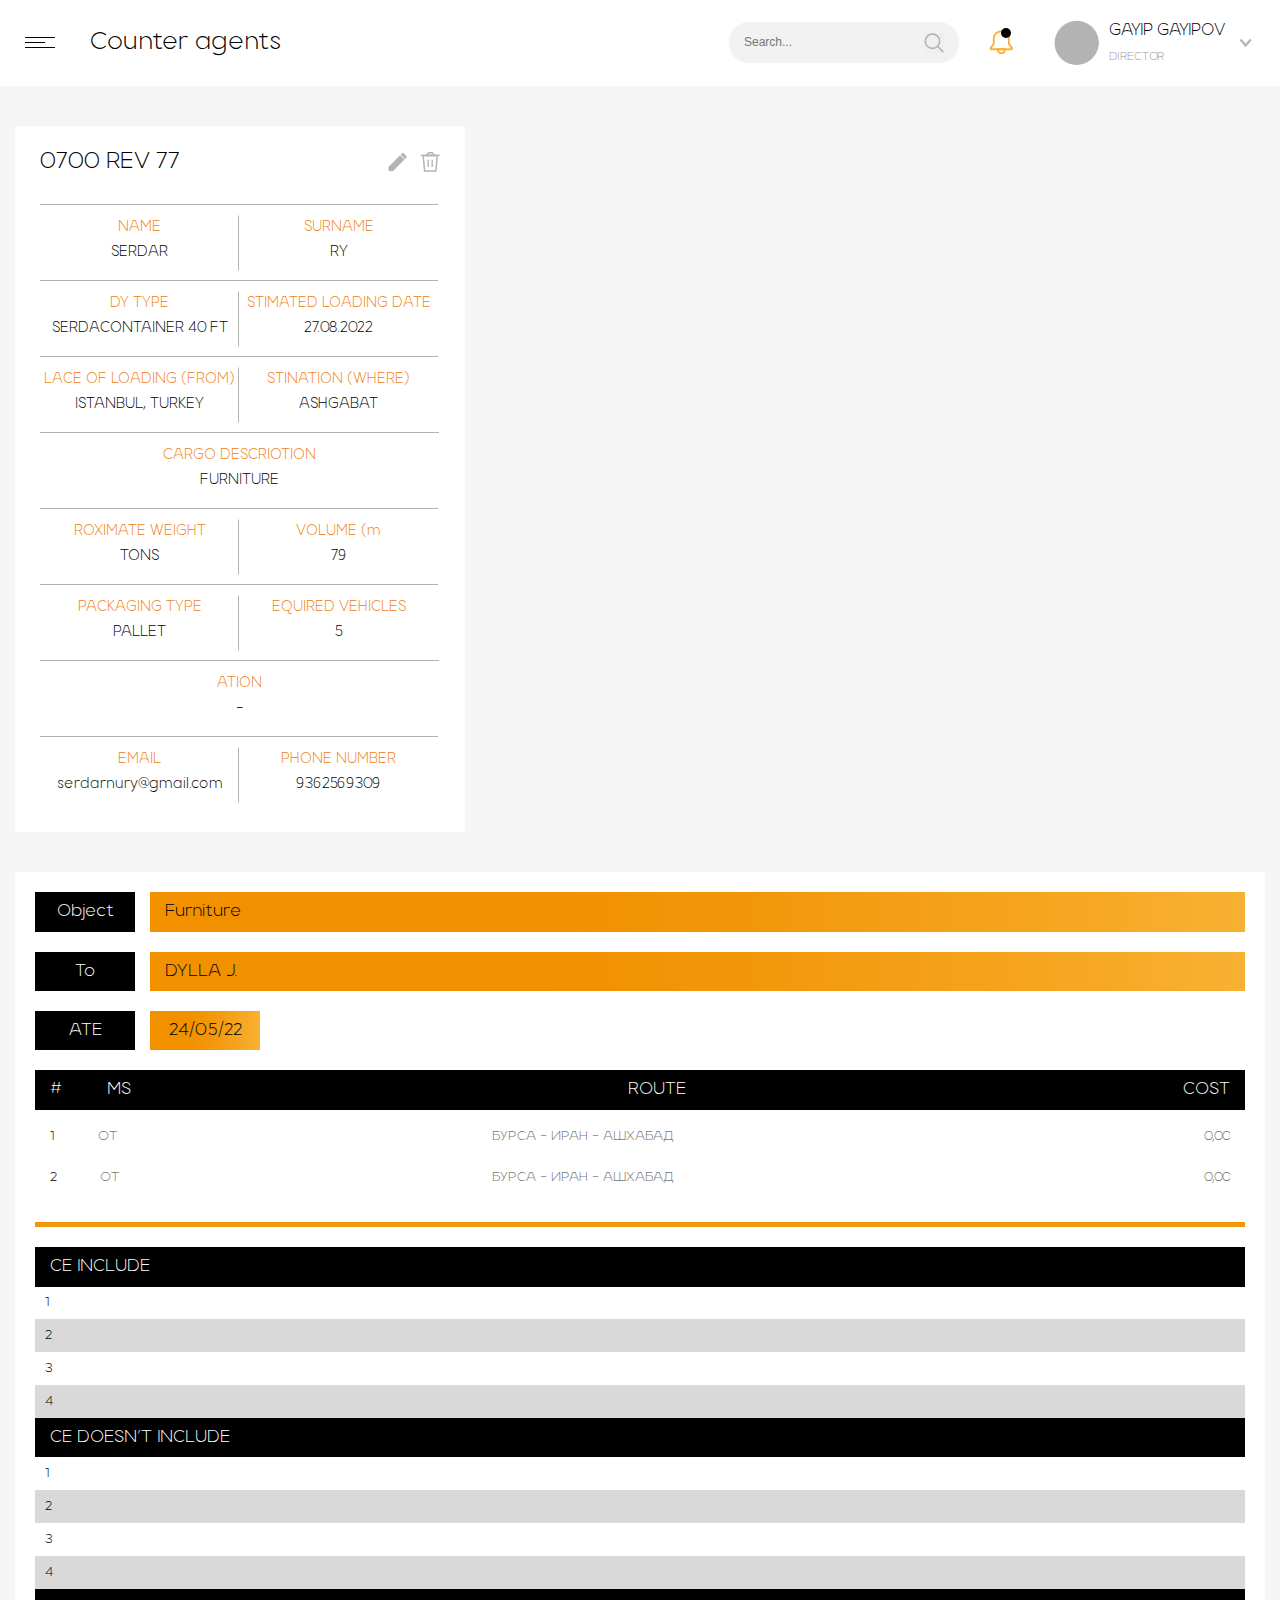
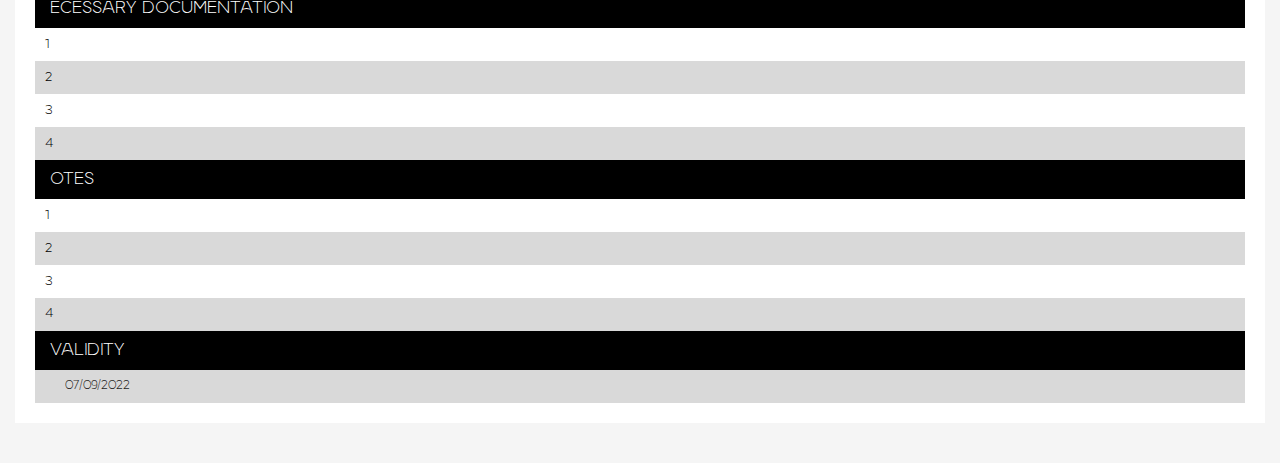
<file: edit.html>
<!DOCTYPE html>
<html lang="en">

<head>
    <meta charset="UTF-8">
    <meta http-equiv="X-UA-Compatible" content="IE=edge">
    <meta name="viewport" content="width=device-width, initial-scale=1.0">
    <link rel="stylesheet" href="assets/css/main.css">
    <link rel="stylesheet" href="assets/css/data-table.css">
    <link rel="stylesheet" href="assets/fonts/Arodora/stylesheet.css">

    <title>Edit page</title>
</head>

<body>

    <!-- Aside ================================================ -->
    <aside class="aside">
        <div class="aside_inner">
            <a href="#" class="logo">
                <img src="assets/images/logo.png" alt="logo">
            </a>

            <nav class="nav">
                <a href="#" class="nav_link active">Dashboard</a>
                <a href="#" class="nav_link">Counter Agents</a>
                <a href="#" class="nav_link">Customers</a>
                <a href="#" class="nav_link">Companies</a>
                <a href="#" class="nav_link">Loads/Orders</a>

                <form action="#" class="mobile_search">
                    <div class="mobile_search-input">
                        <input type="text" placeholder="Search...">
                    </div>

                    <button type="submit" class="mobile_search-btn">
                        <svg width="26" height="26" viewBox="0 0 26 26" fill="none" xmlns="http://www.w3.org/2000/svg">
                            <path
                                d="M11.03 19.99C16.1828 19.99 20.36 15.8128 20.36 10.66C20.36 5.50714 16.1828 1.32996 11.03 1.32996C5.87721 1.32996 1.69995 5.50714 1.69995 10.66C1.69995 15.8128 5.87721 19.99 11.03 19.99Z"
                                stroke="#B3B3B3" stroke-width="2" stroke-miterlimit="10" />
                            <path d="M25.1898 24.82L17.6299 17.26" stroke="#B3B3B3" stroke-width="2"
                                stroke-miterlimit="10" />
                        </svg>
                    </button>
                </form>
            </nav>
        </div>
    </aside>
    <!-- Aside end ============================================ -->

    <!-- Main ================================================= -->
    <main class="main">
        <header class="header">
            <div class="header_row">
                <div class="header_group">
                    <div class="burger">
                        <span></span>
                    </div>

                    <h2 class="header_title">
                        Counter agents
                    </h2>
                </div>

                <div class="header_group">
                    <form action="#" class="header_search">
                        <div class="header_search-input">
                            <input type="text" placeholder="Search...">
                        </div>

                        <button class="header_search-btn">
                            <svg width="26" height="26" viewBox="0 0 26 26" fill="none"
                                xmlns="http://www.w3.org/2000/svg">
                                <path
                                    d="M11.03 19.99C16.1828 19.99 20.36 15.8128 20.36 10.66C20.36 5.50714 16.1828 1.32996 11.03 1.32996C5.87721 1.32996 1.69995 5.50714 1.69995 10.66C1.69995 15.8128 5.87721 19.99 11.03 19.99Z"
                                    stroke="#B3B3B3" stroke-width="2" stroke-miterlimit="10" />
                                <path d="M25.1898 24.82L17.6299 17.26" stroke="#B3B3B3" stroke-width="2"
                                    stroke-miterlimit="10" />
                            </svg>
                        </button>
                    </form>

                    <a href="#" class="notification active">
                        <svg width="26" height="27" viewBox="0 0 26 27" fill="none" xmlns="http://www.w3.org/2000/svg">
                            <path
                                d="M16.8801 20.75C16.9074 21.3008 16.8226 21.8514 16.6306 22.3684C16.4387 22.8853 16.1437 23.3579 15.7635 23.7574C15.3834 24.1569 14.9259 24.4749 14.4191 24.6923C13.9122 24.9096 13.3665 25.0217 12.8151 25.0217C12.2636 25.0217 11.7179 24.9096 11.2111 24.6923C10.7042 24.4749 10.2469 24.1569 9.86669 23.7574C9.48654 23.3579 9.19158 22.8853 8.99963 22.3684C8.80768 21.8514 8.72279 21.3008 8.75012 20.75H16.8801Z"
                                stroke="#FBB03B" stroke-width="2" stroke-miterlimit="10" />
                            <path
                                d="M23.4901 20.7501H2.15009C1.97552 20.751 1.80408 20.7033 1.6551 20.6123C1.50611 20.5213 1.38549 20.3906 1.30659 20.2349C1.22768 20.0792 1.19369 19.9046 1.20844 19.7306C1.2232 19.5567 1.28608 19.3903 1.39008 19.2501L4.62006 14.9501V9.53005C4.6199 8.44133 4.83658 7.36348 5.25739 6.35937C5.67821 5.35526 6.29478 4.44501 7.07111 3.68171C7.84744 2.91841 8.76791 2.31735 9.779 1.91359C10.7901 1.50984 11.8715 1.31146 12.96 1.33005C15.1379 1.42087 17.195 2.3557 18.6956 3.93661C20.1963 5.51753 21.0227 7.62043 21.0001 9.80005V15.0001L24.21 19.3001C24.3023 19.4364 24.3568 19.5948 24.3679 19.759C24.3789 19.9233 24.3461 20.0876 24.2729 20.235C24.1997 20.3825 24.0887 20.5078 23.9511 20.5983C23.8136 20.6888 23.6545 20.7412 23.4901 20.7501Z"
                                stroke="#FBB03B" stroke-width="2" stroke-miterlimit="10" />
                        </svg>
                    </a>

                    <div class="user">
                        <div class="user_photo">
                            <img src="assets/images/user-photo.png" alt="user-photo">
                        </div>

                        <div class="user_group">
                            <h4 class="user_name">
                                Gayip Gayipov
                            </h4>
                            <div class="user_prof">
                                Director
                            </div>
                        </div>
                    </div>
                </div>
            </div>
        </header>

        <div class="main_inner">
            <div class="profile">
                <div class="post_info">
                    <div class="post_box">
                        <div class="post_box-row">
                            <h4 class="post_box-title">
                                0700 REV 77
                            </h4>

                            <div class="post_box-edit">
                                <a href="#">
                                    <svg width="22" height="21" viewBox="0 0 22 21" fill="none"
                                        xmlns="http://www.w3.org/2000/svg">
                                        <path
                                            d="M18.1498 7.84009L5.20978 20.7801L0.779785 20.4601L0.469727 16.0501L13.4097 3.1001L18.1498 7.84009Z"
                                            fill="#B3B3B3" />
                                        <path
                                            d="M21.0726 4.91951L16.335 0.181885L14.1288 2.38805L18.8664 7.12568L21.0726 4.91951Z"
                                            fill="#B3B3B3" />
                                    </svg>
                                </a>

                                <a href="#" class="delete">
                                    <svg width="21" height="21" viewBox="0 0 21 21" fill="none"
                                        xmlns="http://www.w3.org/2000/svg">
                                        <path d="M0.830078 3.62012H20.6401" stroke="#B3B3B3" stroke-width="1.5"
                                            stroke-miterlimit="10" />
                                        <path d="M18.1198 3.61011L16.6498 19.8601H4.80981L3.33984 3.61011H18.1198Z"
                                            stroke="#B3B3B3" stroke-width="1.5" stroke-miterlimit="10" />
                                        <path d="M8.58008 8.02002V15.69" stroke="#B3B3B3" stroke-width="1.5"
                                            stroke-miterlimit="10" />
                                        <path d="M12.79 8.02002V15.69" stroke="#B3B3B3" stroke-width="1.5"
                                            stroke-miterlimit="10" />
                                        <path
                                            d="M9.89038 0.779999H12.0904C12.7614 0.779999 13.4049 1.04654 13.8793 1.52101C14.3538 1.99548 14.6204 2.639 14.6204 3.31V3.62H7.36035V3.28C7.36035 2.609 7.62691 1.96548 8.10138 1.49101C8.57585 1.01655 9.21938 0.75 9.89038 0.75V0.779999Z"
                                            stroke="#B3B3B3" stroke-width="1.5" stroke-miterlimit="10" />
                                    </svg>
                                </a>
                            </div>
                        </div>

                        <div class="post_box-info">
                            <div class="post_box-item">
                                <h6 class="post_box-item-suptitle">
                                    NAME
                                </h6>
                                <h4 class="post_box-item-title">
                                    SERDAR
                                </h4>
                            </div>

                            <div class="post_box-item">
                                <h6 class="post_box-item-suptitle">
                                    SURNAME
                                </h6>
                                <h4 class="post_box-item-title">
                                    RY
                                </h4>
                            </div>

                            <div class="post_box-item">
                                <h6 class="post_box-item-suptitle">
                                    DY TYPE
                                </h6>
                                <h4 class="post_box-item-title">
                                    SERDACONTAINER 40 FT
                                </h4>
                            </div>

                            <div class="post_box-item">
                                <h6 class="post_box-item-suptitle">
                                    STIMATED LOADING DATE
                                </h6>
                                <h4 class="post_box-item-title">
                                    27.08.2022
                                </h4>
                            </div>

                            <div class="post_box-item">
                                <h6 class="post_box-item-suptitle">
                                    LACE OF LOADING (FROM)
                                </h6>
                                <h4 class="post_box-item-title">
                                    ISTANBUL, TURKEY
                                </h4>
                            </div>

                            <div class="post_box-item">
                                <h6 class="post_box-item-suptitle">
                                    STINATION (WHERE)
                                </h6>
                                <h4 class="post_box-item-title">
                                    ASHGABAT
                                </h4>
                            </div>

                            <div class="post_box-item full">
                                <h6 class="post_box-item-suptitle">
                                    CARGO DESCRIOTION
                                </h6>
                                <h4 class="post_box-item-title">
                                    FURNITURE
                                </h4>
                            </div>

                            <div class="post_box-item">
                                <h6 class="post_box-item-suptitle">
                                    ROXIMATE WEIGHT
                                </h6>
                                <h4 class="post_box-item-title">
                                    TONS
                                </h4>
                            </div>

                            <div class="post_box-item">
                                <h6 class="post_box-item-suptitle">
                                    VOLUME (m
                                </h6>
                                <h4 class="post_box-item-title">
                                    79
                                </h4>
                            </div>

                            <div class="post_box-item">
                                <h6 class="post_box-item-suptitle">
                                    PACKAGING TYPE
                                </h6>
                                <h4 class="post_box-item-title">
                                    PALLET
                                </h4>
                            </div>

                            <div class="post_box-item">
                                <h6 class="post_box-item-suptitle">
                                    EQUIRED VEHICLES
                                </h6>
                                <h4 class="post_box-item-title">
                                    5
                                </h4>
                            </div>

                            <div class="post_box-item full">
                                <h6 class="post_box-item-suptitle">
                                    ATION
                                </h6>
                                <h4 class="post_box-item-title">
                                    -
                                </h4>
                            </div>

                            <div class="post_box-item">
                                <h6 class="post_box-item-suptitle">
                                    EMAIL
                                </h6>
                                <h4 class="post_box-item-title">
                                    serdarnury@gmail.com
                                </h4>
                            </div>

                            <div class="post_box-item">
                                <h6 class="post_box-item-suptitle">
                                    PHONE NUMBER
                                </h6>
                                <h4 class="post_box-item-title">
                                    9362569309
                                </h4>
                            </div>
                        </div>
                    </div>

                    <div class="edit">
                        <form action="#" class="edit_form">
                            <div class="edit_header">
                                <div class="edit_header-input">
                                    <label for="object">Object</label>
                                    <input type="text" id="object" placeholder="Furniture">
                                </div>

                                <div class="edit_header-input">
                                    <label for="place">To</label>
                                    <input type="text" id="place" placeholder="DYLLA J.">
                                </div>

                                <div class="edit_header-input date">
                                    <label for="date">ATE</label>
                                    <input type="text" id="date" placeholder="24/05/22">
                                </div>
                            </div>

                            <div class="edit_body">
                                <div class="edit_main">
                                    <div class="edit_main-row">
                                        <div class="edit_main-group">
                                            <p class="edit_main-num">
                                                #
                                            </p>

                                            <h6 class="edit_main-title">
                                                MS
                                            </h6>
                                        </div>

                                        <h6 class="edit_main-title">
                                            ROUTE
                                        </h6>

                                        <h6 class="edit_main-title">
                                            COST
                                        </h6>
                                    </div>

                                    <div class="edit_main-input">
                                        <input type="text" placeholder="OT">
                                        <input type="text" placeholder="БУРСА - ИРАН - АШХАБАД">
                                        <input type="text" placeholder="0,00">
                                    </div>

                                    <div class="edit_main-input">
                                        <input type="text" placeholder="OT">
                                        <input type="text" placeholder="БУРСА - ИРАН - АШХАБАД">
                                        <input type="text" placeholder="0,00">
                                    </div>
                                </div>


                                <h6 class="edit_body-title">
                                    CE INCLUDE
                                </h6>

                                <div class="edit_body-box">
                                    <div class="edit_body-input">
                                        <input type="text">
                                    </div>
                                    <div class="edit_body-input">
                                        <input type="text">
                                    </div>
                                    <div class="edit_body-input">
                                        <input type="text">
                                    </div>
                                    <div class="edit_body-input">
                                        <input type="text">
                                    </div>
                                </div>

                                <h6 class="edit_body-title">
                                    CE DOESN’T INCLUDE
                                </h6>

                                <div class="edit_body-box">
                                    <div class="edit_body-input">
                                        <input type="text">
                                    </div>
                                    <div class="edit_body-input">
                                        <input type="text">
                                    </div>
                                    <div class="edit_body-input">
                                        <input type="text">
                                    </div>
                                    <div class="edit_body-input">
                                        <input type="text">
                                    </div>
                                </div>

                                <h6 class="edit_body-title">
                                    ECESSARY DOCUMENTATION
                                </h6>

                                <div class="edit_body-box">
                                    <div class="edit_body-input">
                                        <input type="text">
                                    </div>
                                    <div class="edit_body-input">
                                        <input type="text">
                                    </div>
                                    <div class="edit_body-input">
                                        <input type="text">
                                    </div>
                                    <div class="edit_body-input">
                                        <input type="text">
                                    </div>
                                </div>

                                <h6 class="edit_body-title">
                                    OTES
                                </h6>

                                <div class="edit_body-box">
                                    <div class="edit_body-input">
                                        <input type="text">
                                    </div>
                                    <div class="edit_body-input">
                                        <input type="text">
                                    </div>
                                    <div class="edit_body-input">
                                        <input type="text">
                                    </div>
                                    <div class="edit_body-input">
                                        <input type="text">
                                    </div>
                                </div>

                                <h6 class="edit_body-title">
                                    VALIDITY
                                </h6>

                                <div class="edit_body-box">
                                    <div class="edit_body-input no-count">
                                        <input type="text" placeholder="07/09/2022">
                                    </div>
                                </div>
                            </div>
                        </form>
                    </div>
                </div>
            </div>
        </div>
    </main>
    <!-- Main end ============================================= -->


    <script src="assets/js/jquery.js"></script>
    <script src="assets/js/data-table.min.js"></script>
    <script src="assets/js/main.js"></script>


    <script>
        // Data tables
        $(document).ready(function () {
            $('.customer_table table').DataTable({
                // "pagingType": "simple",
                "info": false,
                "lengthChange": false,
                "pageLength": 10,
                "searching": true,
                "fixedHeader": true,
                "scrollX": true,
                "language": {
                    // "url": "dataTables.russian.lang",
                    // "search": "Поиск:",
                    "paginate": {
                        first: '«',
                        previous: '‹',
                        next: '›',
                        last: '»'
                    },
                },
            });
        });
    </script>
</body>

</html>
</file>
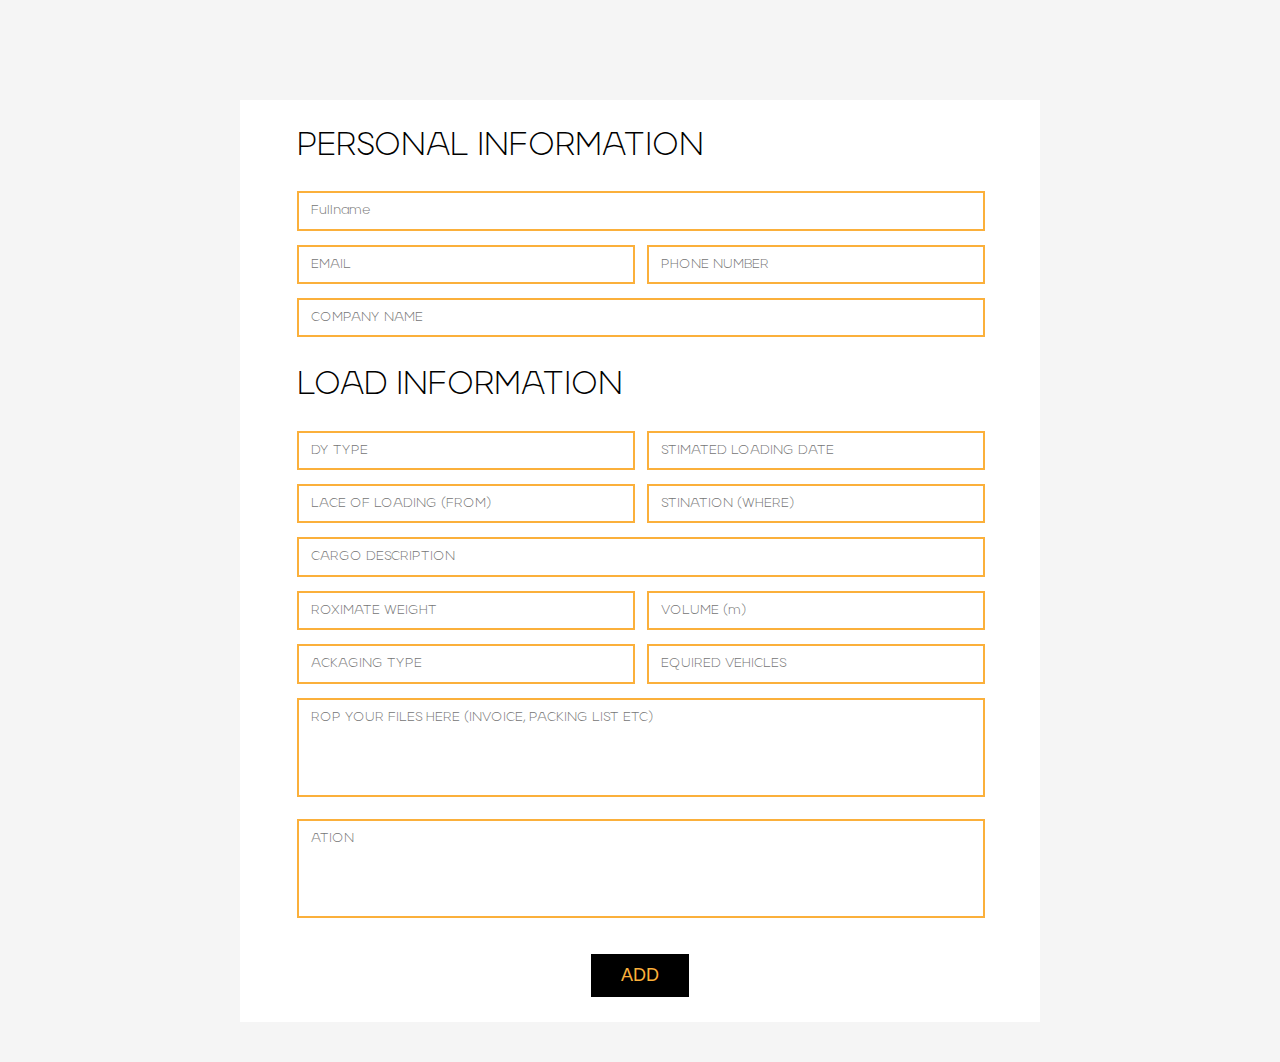
<file: login.html>
<!DOCTYPE html>
<html lang="en">

<head>
    <meta charset="UTF-8">
    <meta http-equiv="X-UA-Compatible" content="IE=edge">
    <meta name="viewport" content="width=device-width, initial-scale=1.0">
    <link rel="stylesheet" href="assets/css/main.css">
    <link rel="stylesheet" href="assets/fonts/Arodora/stylesheet.css">
    <title>Profile 2</title>
</head>

<body>


    <!-- Login ======================== -->
    <section class="login">
        <div class="login_wrap">
            <div class="login_box">
                <form action="#" class="login_form">
                    <div class="login_form-group">
                        <h2 class="login_title">
                            Personal Information
                        </h2>
        
                        <div class="login_input full">
                            <input type="text" placeholder="Fullname">
                        </div>
        
                        <div class="login_input">
                            <input type="text" placeholder="EMAIL">
                        </div>
        
                        <div class="login_input">
                            <input type="text" placeholder="PHONE NUMBER">
                        </div>
        
                        <div class="login_input full">
                            <input type="text" placeholder="COMPANY NAME">
                        </div>
                    </div>
    
                    <div class="login_form-group">
                        <h2 class="login_title">
                            LOAD INFORMATION
                        </h2>
        
                        <div class="login_input">
                            <input type="text" placeholder="DY TYPE">
                        </div>
        
                        <div class="login_input">
                            <input type="text" placeholder="STIMATED LOADING DATE">
                        </div>
        
                        <div class="login_input">
                            <input type="text" placeholder="LACE OF LOADING (FROM)">
                        </div>
        
                        <div class="login_input">
                            <input type="text" placeholder="STINATION (WHERE)">
                        </div>
        
                        <div class="login_input full">
                            <input type="text" placeholder="CARGO DESCRIPTION">
                        </div>
        
                        <div class="login_input">
                            <input type="text" placeholder="ROXIMATE WEIGHT">
                        </div>
        
                        <div class="login_input">
                            <input type="text" placeholder="VOLUME (m)">
                        </div>
        
                        <div class="login_input">
                            <input type="text" placeholder="ACKAGING TYPE">
                        </div>
        
                        <div class="login_input">
                            <input type="text" placeholder="EQUIRED VEHICLES">
                        </div>
        
                        <div class="login_input full">
                            <textarea placeholder="ROP YOUR FILES HERE (INVOICE, PACKING LIST ETC)"></textarea>
                        </div>
        
                        <div class="login_input full">
                            <textarea placeholder="ATION"></textarea>
                        </div>
                    </div>

                    <button type="submit" class="login_btn">
                        Add
                    </button>
    
                </form>
            </div>
        </div>
    </section>
    <!-- Login end ==================== -->

    <script src="assets/js/main.js"></script>
</body>

</html>
</file>
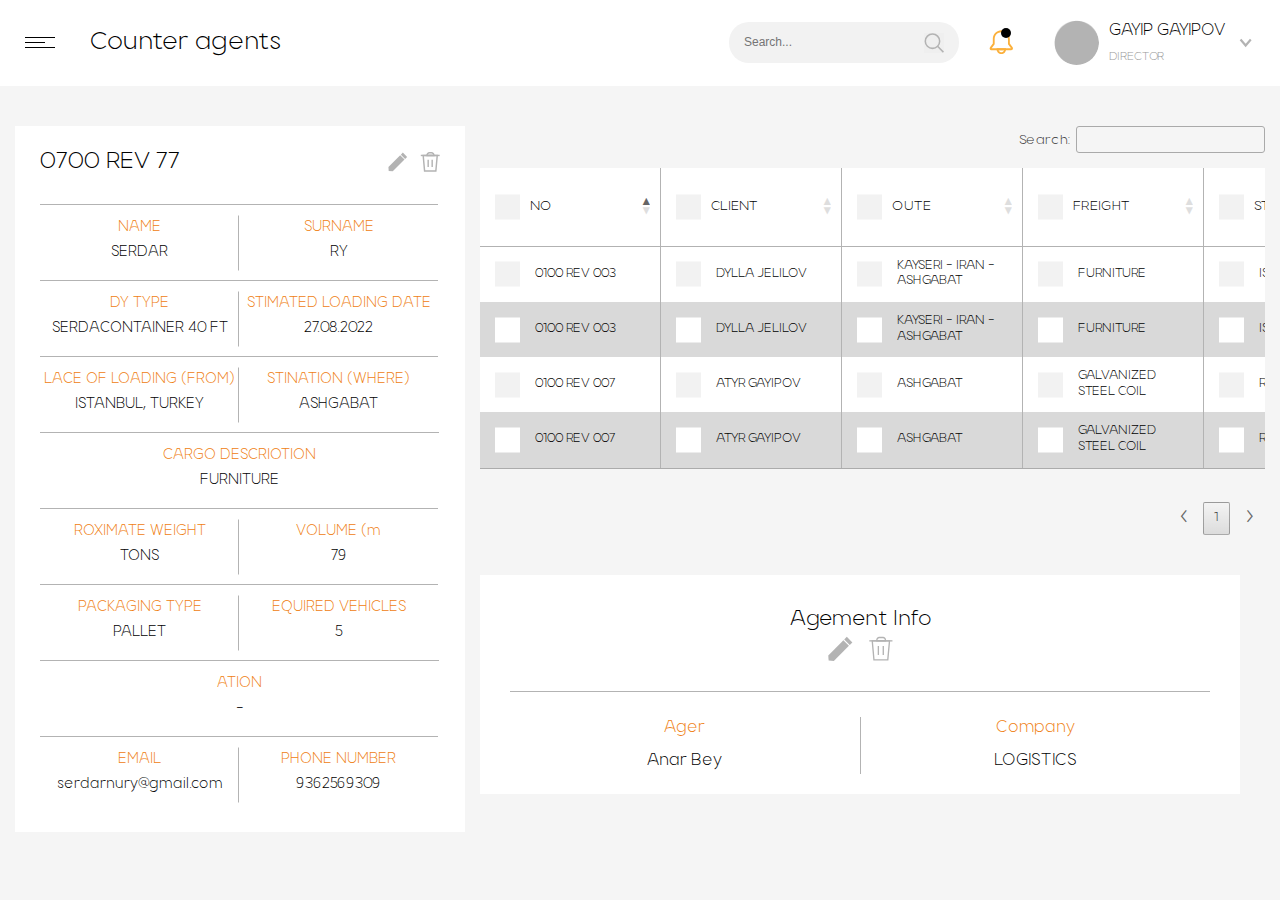
<file: post.html>
<!DOCTYPE html>
<html lang="en">

<head>
    <meta charset="UTF-8">
    <meta http-equiv="X-UA-Compatible" content="IE=edge">
    <meta name="viewport" content="width=device-width, initial-scale=1.0">
    <link rel="stylesheet" href="assets/css/main.css">
    <link rel="stylesheet" href="assets/css/data-table.css">
    <link rel="stylesheet" href="assets/fonts/Arodora/stylesheet.css">

    <title>Post page</title>
</head>

<body>

    <!-- Aside ================================================ -->
    <aside class="aside">
        <div class="aside_inner">
            <a href="#" class="logo">
                <img src="assets/images/logo.png" alt="logo">
            </a>

            <nav class="nav">
                <a href="#" class="nav_link active">Dashboard</a>
                <a href="#" class="nav_link">Counter Agents</a>
                <a href="#" class="nav_link">Customers</a>
                <a href="#" class="nav_link">Companies</a>
                <a href="#" class="nav_link">Loads/Orders</a>

                <form action="#" class="mobile_search">
                    <div class="mobile_search-input">
                        <input type="text" placeholder="Search...">
                    </div>

                    <button type="submit" class="mobile_search-btn">
                        <svg width="26" height="26" viewBox="0 0 26 26" fill="none" xmlns="http://www.w3.org/2000/svg">
                            <path
                                d="M11.03 19.99C16.1828 19.99 20.36 15.8128 20.36 10.66C20.36 5.50714 16.1828 1.32996 11.03 1.32996C5.87721 1.32996 1.69995 5.50714 1.69995 10.66C1.69995 15.8128 5.87721 19.99 11.03 19.99Z"
                                stroke="#B3B3B3" stroke-width="2" stroke-miterlimit="10" />
                            <path d="M25.1898 24.82L17.6299 17.26" stroke="#B3B3B3" stroke-width="2"
                                stroke-miterlimit="10" />
                        </svg>
                    </button>
                </form>
            </nav>
        </div>
    </aside>
    <!-- Aside end ============================================ -->

    <!-- Main ================================================= -->
    <main class="main">
        <header class="header">
            <div class="header_row">
                <div class="header_group">
                    <div class="burger">
                        <span></span>
                    </div>

                    <h2 class="header_title">
                        Counter agents
                    </h2>
                </div>

                <div class="header_group">
                    <form action="#" class="header_search">
                        <div class="header_search-input">
                            <input type="text" placeholder="Search...">
                        </div>

                        <button class="header_search-btn">
                            <svg width="26" height="26" viewBox="0 0 26 26" fill="none"
                                xmlns="http://www.w3.org/2000/svg">
                                <path
                                    d="M11.03 19.99C16.1828 19.99 20.36 15.8128 20.36 10.66C20.36 5.50714 16.1828 1.32996 11.03 1.32996C5.87721 1.32996 1.69995 5.50714 1.69995 10.66C1.69995 15.8128 5.87721 19.99 11.03 19.99Z"
                                    stroke="#B3B3B3" stroke-width="2" stroke-miterlimit="10" />
                                <path d="M25.1898 24.82L17.6299 17.26" stroke="#B3B3B3" stroke-width="2"
                                    stroke-miterlimit="10" />
                            </svg>
                        </button>
                    </form>

                    <a href="#" class="notification active">
                        <svg width="26" height="27" viewBox="0 0 26 27" fill="none" xmlns="http://www.w3.org/2000/svg">
                            <path
                                d="M16.8801 20.75C16.9074 21.3008 16.8226 21.8514 16.6306 22.3684C16.4387 22.8853 16.1437 23.3579 15.7635 23.7574C15.3834 24.1569 14.9259 24.4749 14.4191 24.6923C13.9122 24.9096 13.3665 25.0217 12.8151 25.0217C12.2636 25.0217 11.7179 24.9096 11.2111 24.6923C10.7042 24.4749 10.2469 24.1569 9.86669 23.7574C9.48654 23.3579 9.19158 22.8853 8.99963 22.3684C8.80768 21.8514 8.72279 21.3008 8.75012 20.75H16.8801Z"
                                stroke="#FBB03B" stroke-width="2" stroke-miterlimit="10" />
                            <path
                                d="M23.4901 20.7501H2.15009C1.97552 20.751 1.80408 20.7033 1.6551 20.6123C1.50611 20.5213 1.38549 20.3906 1.30659 20.2349C1.22768 20.0792 1.19369 19.9046 1.20844 19.7306C1.2232 19.5567 1.28608 19.3903 1.39008 19.2501L4.62006 14.9501V9.53005C4.6199 8.44133 4.83658 7.36348 5.25739 6.35937C5.67821 5.35526 6.29478 4.44501 7.07111 3.68171C7.84744 2.91841 8.76791 2.31735 9.779 1.91359C10.7901 1.50984 11.8715 1.31146 12.96 1.33005C15.1379 1.42087 17.195 2.3557 18.6956 3.93661C20.1963 5.51753 21.0227 7.62043 21.0001 9.80005V15.0001L24.21 19.3001C24.3023 19.4364 24.3568 19.5948 24.3679 19.759C24.3789 19.9233 24.3461 20.0876 24.2729 20.235C24.1997 20.3825 24.0887 20.5078 23.9511 20.5983C23.8136 20.6888 23.6545 20.7412 23.4901 20.7501Z"
                                stroke="#FBB03B" stroke-width="2" stroke-miterlimit="10" />
                        </svg>
                    </a>

                    <div class="user">
                        <div class="user_photo">
                            <img src="assets/images/user-photo.png" alt="user-photo">
                        </div>

                        <div class="user_group">
                            <h4 class="user_name">
                                Gayip Gayipov
                            </h4>
                            <div class="user_prof">
                                Director
                            </div>
                        </div>
                    </div>
                </div>
            </div>
        </header>

        <div class="main_inner">
            <div class="profile">
                <div class="post_info">
                    <div class="post_box">
                        <div class="post_box-row">
                            <h4 class="post_box-title">
                                0700 REV 77
                            </h4>

                            <div class="post_box-edit">
                                <a href="#">
                                    <svg width="22" height="21" viewBox="0 0 22 21" fill="none"
                                        xmlns="http://www.w3.org/2000/svg">
                                        <path
                                            d="M18.1498 7.84009L5.20978 20.7801L0.779785 20.4601L0.469727 16.0501L13.4097 3.1001L18.1498 7.84009Z"
                                            fill="#B3B3B3" />
                                        <path
                                            d="M21.0726 4.91951L16.335 0.181885L14.1288 2.38805L18.8664 7.12568L21.0726 4.91951Z"
                                            fill="#B3B3B3" />
                                    </svg>
                                </a>

                                <a href="#" class="delete">
                                    <svg width="21" height="21" viewBox="0 0 21 21" fill="none"
                                        xmlns="http://www.w3.org/2000/svg">
                                        <path d="M0.830078 3.62012H20.6401" stroke="#B3B3B3" stroke-width="1.5"
                                            stroke-miterlimit="10" />
                                        <path d="M18.1198 3.61011L16.6498 19.8601H4.80981L3.33984 3.61011H18.1198Z"
                                            stroke="#B3B3B3" stroke-width="1.5" stroke-miterlimit="10" />
                                        <path d="M8.58008 8.02002V15.69" stroke="#B3B3B3" stroke-width="1.5"
                                            stroke-miterlimit="10" />
                                        <path d="M12.79 8.02002V15.69" stroke="#B3B3B3" stroke-width="1.5"
                                            stroke-miterlimit="10" />
                                        <path
                                            d="M9.89038 0.779999H12.0904C12.7614 0.779999 13.4049 1.04654 13.8793 1.52101C14.3538 1.99548 14.6204 2.639 14.6204 3.31V3.62H7.36035V3.28C7.36035 2.609 7.62691 1.96548 8.10138 1.49101C8.57585 1.01655 9.21938 0.75 9.89038 0.75V0.779999Z"
                                            stroke="#B3B3B3" stroke-width="1.5" stroke-miterlimit="10" />
                                    </svg>
                                </a>
                            </div>
                        </div>

                        <div class="post_box-info">
                            <div class="post_box-item">
                                <h6 class="post_box-item-suptitle">
                                    NAME
                                </h6>
                                <h4 class="post_box-item-title">
                                    SERDAR
                                </h4>
                            </div>

                            <div class="post_box-item">
                                <h6 class="post_box-item-suptitle">
                                    SURNAME
                                </h6>
                                <h4 class="post_box-item-title">
                                    RY
                                </h4>
                            </div>

                            <div class="post_box-item">
                                <h6 class="post_box-item-suptitle">
                                    DY TYPE
                                </h6>
                                <h4 class="post_box-item-title">
                                    SERDACONTAINER 40 FT
                                </h4>
                            </div>

                            <div class="post_box-item">
                                <h6 class="post_box-item-suptitle">
                                    STIMATED LOADING DATE
                                </h6>
                                <h4 class="post_box-item-title">
                                    27.08.2022
                                </h4>
                            </div>

                            <div class="post_box-item">
                                <h6 class="post_box-item-suptitle">
                                    LACE OF LOADING (FROM)
                                </h6>
                                <h4 class="post_box-item-title">
                                    ISTANBUL, TURKEY
                                </h4>
                            </div>

                            <div class="post_box-item">
                                <h6 class="post_box-item-suptitle">
                                    STINATION (WHERE)
                                </h6>
                                <h4 class="post_box-item-title">
                                    ASHGABAT
                                </h4>
                            </div>

                            <div class="post_box-item full">
                                <h6 class="post_box-item-suptitle">
                                    CARGO DESCRIOTION
                                </h6>
                                <h4 class="post_box-item-title">
                                    FURNITURE
                                </h4>
                            </div>

                            <div class="post_box-item">
                                <h6 class="post_box-item-suptitle">
                                    ROXIMATE WEIGHT
                                </h6>
                                <h4 class="post_box-item-title">
                                    TONS
                                </h4>
                            </div>

                            <div class="post_box-item">
                                <h6 class="post_box-item-suptitle">
                                    VOLUME (m
                                </h6>
                                <h4 class="post_box-item-title">
                                    79
                                </h4>
                            </div>

                            <div class="post_box-item">
                                <h6 class="post_box-item-suptitle">
                                    PACKAGING TYPE
                                </h6>
                                <h4 class="post_box-item-title">
                                    PALLET
                                </h4>
                            </div>

                            <div class="post_box-item">
                                <h6 class="post_box-item-suptitle">
                                    EQUIRED VEHICLES
                                </h6>
                                <h4 class="post_box-item-title">
                                    5
                                </h4>
                            </div>

                            <div class="post_box-item full">
                                <h6 class="post_box-item-suptitle">
                                    ATION
                                </h6>
                                <h4 class="post_box-item-title">
                                    -
                                </h4>
                            </div>

                            <div class="post_box-item">
                                <h6 class="post_box-item-suptitle">
                                    EMAIL
                                </h6>
                                <h4 class="post_box-item-title">
                                    serdarnury@gmail.com
                                </h4>
                            </div>

                            <div class="post_box-item">
                                <h6 class="post_box-item-suptitle">
                                    PHONE NUMBER
                                </h6>
                                <h4 class="post_box-item-title">
                                    9362569309
                                </h4>
                            </div>
                        </div>
                    </div>

                    <div class="profile_desc ">
                        <div class="customer_table">
                            <table>
                                <thead>
                                    <tr>
                                        <th>
                                            <span>No</span>
                                        </th>
                                        <th>
                                            <span>Client</span>
                                        </th>
                                        <th>
                                            <span>Oute</span>
                                        </th>
                                        <th>
                                            <span>Freight</span>
                                        </th>
                                        <th>
                                            <span>Status</span>
                                        </th>
                                    </tr>
                                </thead>

                                <tbody>
                                    <tr>
                                        <td>
                                            <span>
                                                0100 REV 003
                                            </span>
                                        </td>
                                        <td>
                                            <span>
                                                DYLLA JELILOV
                                            </span>
                                        </td>
                                        <td>
                                            <span>
                                                KAYSERI - IRAN - ASHGABAT
                                            </span>
                                        </td>
                                        <td>
                                            <span>
                                                FURNITURE
                                            </span>
                                        </td>
                                        <td>
                                            <span>
                                                ISHED
                                            </span>
                                        </td>
                                    </tr>
                                    <tr>
                                        <td>
                                            <span>
                                                0100 REV 007
                                            </span>
                                        </td>
                                        <td>
                                            <span>
                                                ATYR GAYIPOV
                                            </span>
                                        </td>
                                        <td>
                                            <span>
                                                ASHGABAT
                                            </span>
                                        </td>
                                        <td>
                                            <span>
                                                GALVANIZED STEEL COIL
                                            </span>
                                        </td>
                                        <td>
                                            <span>
                                                ROCESS
                                            </span>
                                        </td>
                                    </tr>
                                    <tr>
                                        <td>
                                            <span>
                                                0100 REV 003
                                            </span>
                                        </td>
                                        <td>
                                            <span>
                                                DYLLA JELILOV
                                            </span>
                                        </td>
                                        <td>
                                            <span>
                                                KAYSERI - IRAN - ASHGABAT
                                            </span>
                                        </td>
                                        <td>
                                            <span>
                                                FURNITURE
                                            </span>
                                        </td>
                                        <td>
                                            <span>
                                                ISHED
                                            </span>
                                        </td>
                                    </tr>
                                    <tr>
                                        <td>
                                            <span>
                                                0100 REV 007
                                            </span>
                                        </td>
                                        <td>
                                            <span>
                                                ATYR GAYIPOV
                                            </span>
                                        </td>
                                        <td>
                                            <span>
                                                ASHGABAT
                                            </span>
                                        </td>
                                        <td>
                                            <span>
                                                GALVANIZED STEEL COIL
                                            </span>
                                        </td>
                                        <td>
                                            <span>
                                                ROCESS
                                            </span>
                                        </td>
                                    </tr>
                                </tbody>
                            </table>
                        </div>

                        <div class="agement">
                            <div class="agement_row">
                                <h4 class="agement_title">
                                    Agement Info
                                </h4>

                                <div class="agement_edit">
                                    <a href="#">
                                        <svg width="28" height="28" viewBox="0 0 28 28" fill="none"
                                            xmlns="http://www.w3.org/2000/svg">
                                            <path
                                                d="M23.4403 10.96L6.51038 27.9L0.720337 27.48L0.320312 21.71L17.2504 4.77002L23.4403 10.96Z"
                                                fill="#B3B3B3" />
                                            <path
                                                d="M27.2668 7.14812L21.0654 0.946777L18.1804 3.83177L24.3818 10.0331L27.2668 7.14812Z"
                                                fill="#B3B3B3" />
                                        </svg>
                                    </a>

                                    <a href="#" class="agement_edit delete">
                                        <svg width="27" height="28" viewBox="0 0 27 28" fill="none"
                                            xmlns="http://www.w3.org/2000/svg">
                                            <path d="M0.959961 5.43994H26.88" stroke="#B3B3B3" stroke-width="1.5"
                                                stroke-miterlimit="10" />
                                            <path d="M23.59 5.43994L21.66 26.6899H6.17004L4.25 5.43994H23.59Z"
                                                stroke="#B3B3B3" stroke-width="1.5" stroke-miterlimit="10" />
                                            <path d="M11.1094 11.2V21.2399" stroke="#B3B3B3" stroke-width="1.5"
                                                stroke-miterlimit="10" />
                                            <path d="M16.6094 11.2V21.2399" stroke="#B3B3B3" stroke-width="1.5"
                                                stroke-miterlimit="10" />
                                            <path
                                                d="M11.9998 1.72998H16.4397C17.1107 1.72998 17.7543 1.99653 18.2288 2.47099C18.7032 2.94546 18.9697 3.58898 18.9697 4.25998V5.43997H9.46973V4.25998C9.46973 3.58898 9.73635 2.94546 10.2108 2.47099C10.6853 1.99653 11.3288 1.72998 11.9998 1.72998V1.72998Z"
                                                stroke="#B3B3B3" stroke-width="1.5" stroke-miterlimit="10" />
                                        </svg>
                                    </a>
                                </div>
                            </div>

                            <div class="agement_box">
                                <div class="agement_item">
                                    <h4 class="agement_item-title">
                                        Ager
                                    </h4>
                                    <p class="agement_item-txt">
                                        Anar Bey
                                    </p>
                                </div>

                                <div class="agement_item">
                                    <h4 class="agement_item-title">
                                        Company
                                    </h4>
                                    <p class="agement_item-txt">
                                        LOGISTICS
                                    </p>
                                </div>
                            </div>
                        </div>
                    </div>
                </div>
            </div>
        </div>
    </main>
    <!-- Main end ============================================= -->


    <script src="assets/js/jquery.js"></script>
    <script src="assets/js/data-table.min.js"></script>
    <script src="assets/js/main.js"></script>


    <script>
        // Data tables
        $(document).ready(function () {
            $('.customer_table table').DataTable({
                // "pagingType": "simple",
                "info": false,
                "lengthChange": false,
                "pageLength": 10,
                "searching": true,
                "fixedHeader": true,
                "scrollX": true,
                "language": {
                    // "url": "dataTables.russian.lang",
                    // "search": "Поиск:",
                    "paginate": {
                        first: '«',
                        previous: '‹',
                        next: '›',
                        last: '»'
                    },
                },
            });
        });
    </script>
</body>

</html>
</file>
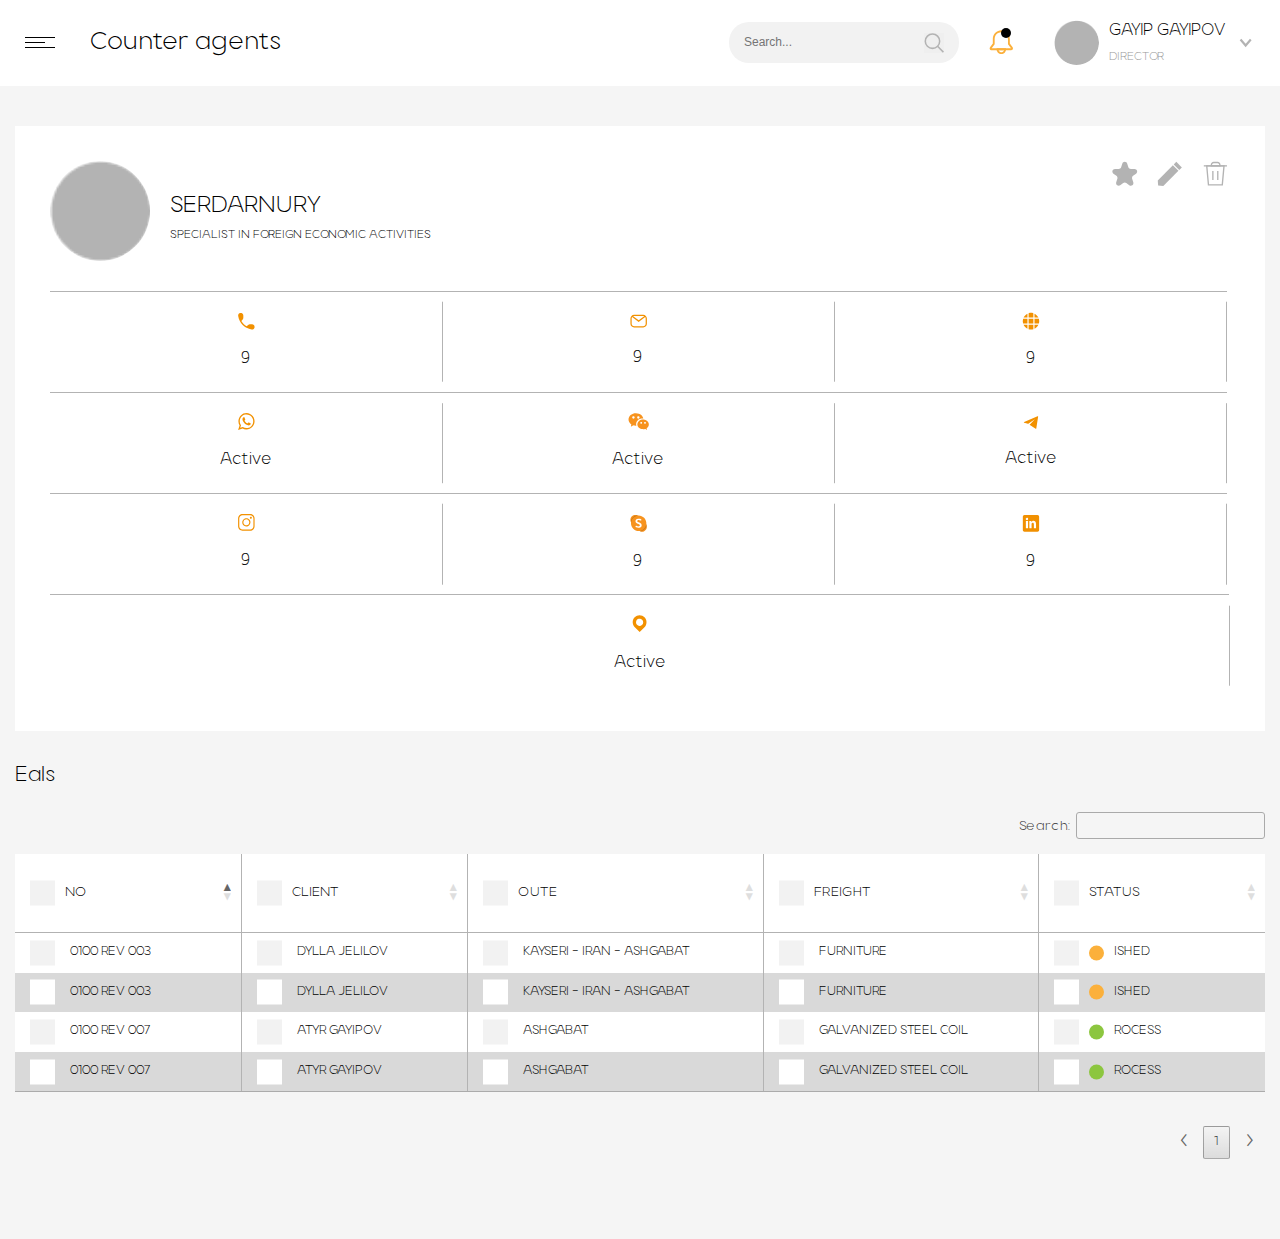
<file: profile-2.html>
<!DOCTYPE html>
<html lang="en">

<head>
    <meta charset="UTF-8">
    <meta http-equiv="X-UA-Compatible" content="IE=edge">
    <meta name="viewport" content="width=device-width, initial-scale=1.0">
    <link rel="stylesheet" href="assets/css/main.css">
    <link rel="stylesheet" href="assets/css/data-table.css">
    <link rel="stylesheet" href="assets/fonts/Arodora/stylesheet.css">

    <title>Profile 2</title>
</head>

<body>

    <!-- Aside ================================================ -->
    <aside class="aside">
        <div class="aside_inner">
            <a href="#" class="logo">
                <img src="assets/images/logo.png" alt="logo">
            </a>

            <nav class="nav">
                <a href="#" class="nav_link active">Dashboard</a>
                <a href="#" class="nav_link">Counter Agents</a>
                <a href="#" class="nav_link">Customers</a>
                <a href="#" class="nav_link">Companies</a>
                <a href="#" class="nav_link">Loads/Orders</a>

                <form action="#" class="mobile_search">
                    <div class="mobile_search-input">
                        <input type="text" placeholder="Search...">
                    </div>

                    <button type="submit" class="mobile_search-btn">
                        <svg width="26" height="26" viewBox="0 0 26 26" fill="none" xmlns="http://www.w3.org/2000/svg">
                            <path
                                d="M11.03 19.99C16.1828 19.99 20.36 15.8128 20.36 10.66C20.36 5.50714 16.1828 1.32996 11.03 1.32996C5.87721 1.32996 1.69995 5.50714 1.69995 10.66C1.69995 15.8128 5.87721 19.99 11.03 19.99Z"
                                stroke="#B3B3B3" stroke-width="2" stroke-miterlimit="10" />
                            <path d="M25.1898 24.82L17.6299 17.26" stroke="#B3B3B3" stroke-width="2"
                                stroke-miterlimit="10" />
                        </svg>
                    </button>
                </form>
            </nav>
        </div>
    </aside>
    <!-- Aside end ============================================ -->

    <!-- Main ================================================= -->
    <main class="main">
        <header class="header">
            <div class="header_row">
                <div class="header_group">
                    <div class="burger">
                        <span></span>
                    </div>

                    <h2 class="header_title">
                        Counter agents
                    </h2>
                </div>

                <div class="header_group">
                    <form action="#" class="header_search">
                        <div class="header_search-input">
                            <input type="text" placeholder="Search...">
                        </div>

                        <button class="header_search-btn">
                            <svg width="26" height="26" viewBox="0 0 26 26" fill="none"
                                xmlns="http://www.w3.org/2000/svg">
                                <path
                                    d="M11.03 19.99C16.1828 19.99 20.36 15.8128 20.36 10.66C20.36 5.50714 16.1828 1.32996 11.03 1.32996C5.87721 1.32996 1.69995 5.50714 1.69995 10.66C1.69995 15.8128 5.87721 19.99 11.03 19.99Z"
                                    stroke="#B3B3B3" stroke-width="2" stroke-miterlimit="10" />
                                <path d="M25.1898 24.82L17.6299 17.26" stroke="#B3B3B3" stroke-width="2"
                                    stroke-miterlimit="10" />
                            </svg>
                        </button>
                    </form>

                    <a href="#" class="notification active">
                        <svg width="26" height="27" viewBox="0 0 26 27" fill="none" xmlns="http://www.w3.org/2000/svg">
                            <path
                                d="M16.8801 20.75C16.9074 21.3008 16.8226 21.8514 16.6306 22.3684C16.4387 22.8853 16.1437 23.3579 15.7635 23.7574C15.3834 24.1569 14.9259 24.4749 14.4191 24.6923C13.9122 24.9096 13.3665 25.0217 12.8151 25.0217C12.2636 25.0217 11.7179 24.9096 11.2111 24.6923C10.7042 24.4749 10.2469 24.1569 9.86669 23.7574C9.48654 23.3579 9.19158 22.8853 8.99963 22.3684C8.80768 21.8514 8.72279 21.3008 8.75012 20.75H16.8801Z"
                                stroke="#FBB03B" stroke-width="2" stroke-miterlimit="10" />
                            <path
                                d="M23.4901 20.7501H2.15009C1.97552 20.751 1.80408 20.7033 1.6551 20.6123C1.50611 20.5213 1.38549 20.3906 1.30659 20.2349C1.22768 20.0792 1.19369 19.9046 1.20844 19.7306C1.2232 19.5567 1.28608 19.3903 1.39008 19.2501L4.62006 14.9501V9.53005C4.6199 8.44133 4.83658 7.36348 5.25739 6.35937C5.67821 5.35526 6.29478 4.44501 7.07111 3.68171C7.84744 2.91841 8.76791 2.31735 9.779 1.91359C10.7901 1.50984 11.8715 1.31146 12.96 1.33005C15.1379 1.42087 17.195 2.3557 18.6956 3.93661C20.1963 5.51753 21.0227 7.62043 21.0001 9.80005V15.0001L24.21 19.3001C24.3023 19.4364 24.3568 19.5948 24.3679 19.759C24.3789 19.9233 24.3461 20.0876 24.2729 20.235C24.1997 20.3825 24.0887 20.5078 23.9511 20.5983C23.8136 20.6888 23.6545 20.7412 23.4901 20.7501Z"
                                stroke="#FBB03B" stroke-width="2" stroke-miterlimit="10" />
                        </svg>
                    </a>

                    <div class="user">
                        <div class="user_photo">
                            <img src="assets/images/user-photo.png" alt="user-photo">
                        </div>

                        <div class="user_group">
                            <h4 class="user_name">
                                Gayip Gayipov
                            </h4>
                            <div class="user_prof">
                                Director
                            </div>
                        </div>
                    </div>
                </div>
            </div>
        </header>


        <div class="main_inner">
            <div class="profile">
                <div class="profile_box">
                    <div class="profile_row">
                        <div class="profile_user">
                            <div class="profile_user-photo">
                                <img src="assets/images/user-photo.png" alt="user-photo">
                            </div>

                            <div class="profile_group">
                                <h4 class="profile_user-name">
                                    SERDARNURY
                                </h4>
                                <h6 class="profile_user-subname b-none">
                                    SPECIALIST IN FOREIGN ECONOMIC ACTIVITIES
                                </h6>
                            </div>
                        </div>

                        <div class="profile_filter">
                            <a href="#" class="profile_filter-edit">
                                <svg width="29" height="28" viewBox="0 0 29 28" fill="none"
                                    xmlns="http://www.w3.org/2000/svg">
                                    <path
                                        d="M17.0005 2.98003L18.2805 6.92003C18.4743 7.50367 18.8474 8.01123 19.3466 8.37036C19.8458 8.72949 20.4456 8.92186 21.0606 8.92003H25.2005C25.8168 8.91993 26.4175 9.11486 26.9163 9.47691C27.4151 9.83896 27.7864 10.3496 27.9773 10.9356C28.1682 11.5216 28.1689 12.153 27.979 12.7394C27.7892 13.3258 27.4187 13.8371 26.9206 14.2L23.5606 16.63C23.0631 16.9949 22.6931 17.5071 22.5028 18.094C22.3126 18.6808 22.3118 19.3127 22.5005 19.9L23.7805 23.84C23.9759 24.4267 23.9793 25.0603 23.7903 25.649C23.6013 26.2377 23.2296 26.7509 22.7293 27.1142C22.2289 27.4775 21.6259 27.6719 21.0076 27.6694C20.3893 27.6668 19.7879 27.4674 19.2905 27.1L15.9404 24.67C15.443 24.3052 14.8423 24.1086 14.2255 24.1086C13.6087 24.1086 13.0079 24.3052 12.5105 24.67L9.15053 27.1C8.6519 27.4602 8.05228 27.6538 7.43715 27.653C6.82203 27.6523 6.22276 27.4573 5.725 27.0959C5.22723 26.7345 4.85634 26.2251 4.66518 25.6405C4.47402 25.0558 4.47242 24.4257 4.66054 23.84L5.94045 19.9C6.13391 19.313 6.13555 18.6797 5.94497 18.0918C5.75438 17.5039 5.38155 16.9919 4.88051 16.63L1.53054 14.2C1.0324 13.8371 0.661907 13.3258 0.472066 12.7394C0.282224 12.153 0.282748 11.5216 0.473653 10.9356C0.664558 10.3496 1.03601 9.83896 1.53481 9.47691C2.03361 9.11486 2.63416 8.91993 3.25051 8.92003H7.39052C8.00548 8.92186 8.60532 8.72949 9.10451 8.37036C9.60371 8.01123 9.9768 7.50367 10.1706 6.92003L11.4505 2.98003C11.642 2.3951 12.0135 1.88565 12.5119 1.52444C13.0102 1.16324 13.61 0.96875 14.2255 0.96875C14.841 0.96875 15.4407 1.16324 15.9391 1.52444C16.4375 1.88565 16.809 2.3951 17.0005 2.98003Z"
                                        fill="#B3B3B3" />
                                </svg>
                            </a>
                            <a href="#" class="profile_filter-edit">
                                <svg width="28" height="28" viewBox="0 0 28 28" fill="none"
                                    xmlns="http://www.w3.org/2000/svg">
                                    <path
                                        d="M23.4403 10.96L6.51038 27.9L0.720337 27.48L0.320312 21.71L17.2504 4.77002L23.4403 10.96Z"
                                        fill="#B3B3B3" />
                                    <path
                                        d="M27.2668 7.14812L21.0654 0.946777L18.1804 3.83177L24.3818 10.0331L27.2668 7.14812Z"
                                        fill="#B3B3B3" />
                                </svg>
                            </a>
                            <a href="#" class="profile_filter-edit delete">
                                <svg width="27" height="28" viewBox="0 0 27 28" fill="none"
                                    xmlns="http://www.w3.org/2000/svg">
                                    <path d="M0.959961 5.43994H26.88" stroke="#B3B3B3" stroke-width="1.5"
                                        stroke-miterlimit="10" />
                                    <path d="M23.59 5.43994L21.66 26.6899H6.17004L4.25 5.43994H23.59Z" stroke="#B3B3B3"
                                        stroke-width="1.5" stroke-miterlimit="10" />
                                    <path d="M11.1094 11.2V21.2399" stroke="#B3B3B3" stroke-width="1.5"
                                        stroke-miterlimit="10" />
                                    <path d="M16.6094 11.2V21.2399" stroke="#B3B3B3" stroke-width="1.5"
                                        stroke-miterlimit="10" />
                                    <path
                                        d="M11.9998 1.72998H16.4397C17.1107 1.72998 17.7543 1.99653 18.2288 2.47099C18.7032 2.94546 18.9697 3.58898 18.9697 4.25998V5.43997H9.46973V4.25998C9.46973 3.58898 9.73635 2.94546 10.2108 2.47099C10.6853 1.99653 11.3288 1.72998 11.9998 1.72998V1.72998Z"
                                        stroke="#B3B3B3" stroke-width="1.5" stroke-miterlimit="10" />
                                </svg>
                            </a>
                        </div>
                    </div>

                    <div class="profile_box-info big">
                        <div class="profile_box-item">
                            <h4 class="profile_box-item-title">
                                <span>
                                    <svg width="17" height="18" viewBox="0 0 17 18" fill="none"
                                        xmlns="http://www.w3.org/2000/svg">
                                        <path
                                            d="M16.5955 14.8813C16.6025 15.2668 16.5243 15.6489 16.3666 15.9998C16.2089 16.3507 15.9757 16.6614 15.6841 16.9092C15.2179 17.3132 14.6251 17.536 14.0115 17.5379C13.8781 17.5479 13.7442 17.5479 13.6109 17.5379C11.8593 17.2572 10.1666 16.6814 8.60305 15.8345L8.51289 15.7838L8.36266 15.7026C5.64876 14.1893 3.42064 11.9195 1.94264 9.16272C1.0685 7.52523 0.475801 5.74914 0.18991 3.91046C0.131986 3.53816 0.154862 3.15757 0.256909 2.79511C0.358956 2.43266 0.537722 2.09705 0.780828 1.81161C1.12383 1.40594 1.58126 1.11623 2.09165 0.981441C2.60204 0.84665 3.14095 0.873213 3.63599 1.05756C4.13103 1.24191 4.5585 1.57523 4.86095 2.01271C5.1634 2.4502 5.32635 2.9709 5.32793 3.50489V5.73558C5.32455 6.36436 5.10096 6.97156 4.69694 7.44915L3.33483 9.02075C4.61897 11.2264 6.43951 13.0625 8.62307 14.3541L10.1755 12.9954C10.6399 12.5807 11.2388 12.3534 11.8581 12.3566H14.0615C14.7228 12.3692 15.3542 12.638 15.8256 13.1077C16.297 13.5774 16.5725 14.2122 16.5955 14.8813Z"
                                            fill="#F29100" />
                                    </svg>
                                </span>
                            </h4>
                            <div class="profile_box-item-txt">
                                9
                            </div>
                        </div>

                        <div class="profile_box-item">
                            <h4 class="profile_box-item-title">
                                <span>
                                    <svg width="17" height="14" viewBox="0 0 17 14" fill="none"
                                        xmlns="http://www.w3.org/2000/svg">
                                        <path
                                            d="M13.2526 0.845459H4.07826C3.11136 0.845459 2.18408 1.23431 1.50038 1.92646C0.816685 2.61861 0.432617 3.55735 0.432617 4.5362V9.75804C0.432617 10.7369 0.816685 11.6756 1.50038 12.3678C2.18408 13.0599 3.11136 13.4488 4.07826 13.4488H13.2526C14.2195 13.4488 15.1468 13.0599 15.8305 12.3678C16.5142 11.6756 16.8983 10.7369 16.8983 9.75804V4.5362C16.8983 3.55735 16.5142 2.61861 15.8305 1.92646C15.1468 1.23431 14.2195 0.845459 13.2526 0.845459ZM4.07826 2.09262H13.2526C13.5655 2.09044 13.8755 2.15252 14.164 2.27512L8.66543 6.3309L3.16686 2.27512C3.45535 2.15252 3.76538 2.09044 4.07826 2.09262ZM15.6663 9.75804C15.6663 10.4061 15.412 11.0277 14.9594 11.4859C14.5067 11.9442 13.8928 12.2017 13.2526 12.2017H4.07826C3.43809 12.2017 2.82416 11.9442 2.37149 11.4859C1.91882 11.0277 1.66452 10.4061 1.66452 9.75804V4.5362C1.66449 4.00492 1.83691 3.48836 2.15527 3.066L8.66543 7.9228L15.1756 3.066C15.4939 3.48836 15.6664 4.00492 15.6663 4.5362V9.75804Z"
                                            fill="#F29100" />
                                    </svg>
                                </span>
                            </h4>
                            <div class="profile_box-item-txt">
                                9
                            </div>
                        </div>

                        <div class="profile_box-item">
                            <h4 class="profile_box-item-title">
                                <span>
                                    <svg width="18" height="18" viewBox="0 0 18 18" fill="none"
                                        xmlns="http://www.w3.org/2000/svg">
                                        <path
                                            d="M5.45299 1.62842V5.58283H1.54688C2.35329 3.8437 3.7351 2.4448 5.45299 1.62842Z"
                                            fill="#F29100" />
                                        <path
                                            d="M1.09573 6.75952H5.4525V11.5453H1.09573C0.628245 9.98517 0.628245 8.3197 1.09573 6.75952Z"
                                            fill="#F29100" />
                                        <path
                                            d="M1.54688 12.7214H5.45299V16.6758C3.7351 15.8594 2.35329 14.4606 1.54688 12.7214Z"
                                            fill="#F29100" />
                                        <path
                                            d="M8.97903 0.807522C9.78277 0.802612 10.5828 0.918795 11.3527 1.15226V5.58323H6.61523V1.15226C7.38192 0.919495 8.17862 0.803317 8.97903 0.807522Z"
                                            fill="#F29100" />
                                        <path d="M11.3427 6.75952H6.61523V11.5453H11.3427V6.75952Z" fill="#F29100" />
                                        <path
                                            d="M6.61523 12.7214H11.3527V17.1423C9.80619 17.6016 8.16176 17.6016 6.61523 17.1423V12.7214Z"
                                            fill="#F29100" />
                                        <path
                                            d="M12.5137 12.7214H16.4198C15.6134 14.4606 14.2316 15.8594 12.5137 16.6758V12.7214Z"
                                            fill="#F29100" />
                                        <path
                                            d="M16.4198 5.58283H12.5137V1.62842C14.2316 2.4448 15.6134 3.8437 16.4198 5.58283Z"
                                            fill="#F29100" />
                                        <path
                                            d="M17.2211 9.15245C17.223 9.96334 17.1049 10.7699 16.8706 11.5453H12.5137V6.75952H16.8706C17.1049 7.53494 17.223 8.34156 17.2211 9.15245Z"
                                            fill="#F29100" />
                                    </svg>
                                </span>
                            </h4>
                            <div class="profile_box-item-txt">
                                9
                            </div>
                        </div>

                        <div class="profile_box-item">
                            <h4 class="profile_box-item-title">
                                <span>
                                    <svg width="17" height="17" viewBox="0 0 17 17" fill="none"
                                        xmlns="http://www.w3.org/2000/svg">
                                        <path fill-rule="evenodd" clip-rule="evenodd"
                                            d="M8.50296 0.0864258C6.35666 0.0864258 4.29825 0.94958 2.78059 2.48601C1.26293 4.02243 0.41032 6.10626 0.41032 8.27909C0.406467 9.76978 0.808455 11.2327 1.57213 12.5073L0.109863 16.9078L4.58685 15.4578C5.66769 16.0596 6.8701 16.4032 8.10221 16.4625C9.33433 16.5218 10.5635 16.2952 11.6959 15.7999C12.8282 15.3047 13.8338 14.554 14.6357 13.6051C15.4376 12.6562 16.0146 11.5343 16.3226 10.3251C16.6307 9.11596 16.6617 7.85148 16.4131 6.62833C16.1646 5.40519 15.6431 4.25575 14.8886 3.26785C14.1341 2.27994 13.1665 1.47972 12.0598 0.928327C10.9531 0.376935 9.73646 0.0889675 8.50296 0.0864258ZM8.50296 15.103C7.18525 15.1048 5.89624 14.7134 4.79716 13.9775L2.20312 14.8089L3.04443 12.2842C2.15852 11.045 1.71026 9.5401 1.77182 8.01168C1.83337 6.48326 2.40117 5.02026 3.3838 3.85821C4.36642 2.69616 5.70669 1.90263 7.18889 1.60539C8.6711 1.30816 10.209 1.52451 11.555 2.21959C12.901 2.91466 13.9768 4.04803 14.6093 5.43727C15.2417 6.82651 15.394 8.39079 15.0416 9.87829C14.6892 11.3658 13.8527 12.69 12.6666 13.6377C11.4805 14.5855 10.014 15.1015 8.50296 15.103ZM12.2889 10.1448C12.0885 10.0332 11.097 9.4857 10.9067 9.40459C10.7164 9.32347 10.5862 9.29305 10.436 9.49584C10.2857 9.69863 9.8751 10.1549 9.75491 10.2867C9.63472 10.4185 9.50451 10.4388 9.30419 10.2867C8.70257 10.0192 8.15307 9.64494 7.68167 9.18152C7.24694 8.74209 6.87904 8.23978 6.58997 7.69102C6.46978 7.47809 6.58998 7.36655 6.69013 7.27529C6.79029 7.18404 6.91046 7.03194 7.02063 6.92041C7.10332 6.81182 7.17701 6.69652 7.24098 6.57567C7.27078 6.51957 7.2864 6.45687 7.2864 6.39317C7.2864 6.32947 7.27078 6.26677 7.24098 6.21066C7.1909 6.09913 6.82034 5.05477 6.66009 4.62891C6.49984 4.20305 6.32956 4.27401 6.20937 4.26388H5.81878C5.71349 4.26115 5.60886 4.28147 5.51206 4.32347C5.41525 4.36547 5.32853 4.42815 5.25787 4.50721C5.01555 4.72145 4.82004 4.9845 4.6838 5.27955C4.54756 5.5746 4.47362 5.89516 4.46666 6.22078C4.50757 7.00964 4.77179 7.76992 5.22783 8.41091C6.0347 9.81489 7.21918 10.9577 8.64316 11.7062C10.7064 12.6188 10.7264 12.345 11.097 12.3248C11.3876 12.2778 11.6652 12.1696 11.912 12.0071C12.1587 11.8447 12.3689 11.6317 12.5292 11.3818C12.6808 11.0674 12.7365 10.7144 12.6895 10.3678C12.6294 10.3171 12.4992 10.2563 12.2889 10.1448Z"
                                            fill="#F29100" />
                                    </svg>
                                </span>
                            </h4>
                            <div class="profile_box-item-txt">
                                Active
                            </div>
                        </div>

                        <div class="profile_box-item">
                            <h4 class="profile_box-item-title">
                                <span>
                                    <svg width="21" height="17" viewBox="0 0 21 17" fill="none"
                                        xmlns="http://www.w3.org/2000/svg">
                                        <path
                                            d="M7.86136 0.157835C8.88497 0.152463 9.9017 0.327422 10.866 0.674926C11.7295 0.986931 12.5302 1.45408 13.2297 2.05391C13.9107 2.6314 14.4607 3.35073 14.8422 4.1629C15.0203 4.54497 15.1548 4.94641 15.2429 5.35938C15.2429 5.46077 15.2429 5.47089 15.1528 5.46075C14.5725 5.43521 13.9912 5.47605 13.42 5.58245C12.8153 5.68413 12.2261 5.86476 11.6673 6.11984C10.9177 6.46195 10.2383 6.94346 9.66416 7.53935C9.01394 8.18245 8.54095 8.98633 8.29203 9.87141C8.20381 10.2028 8.15012 10.5426 8.1318 10.8854C8.09812 11.4574 8.16591 12.0309 8.33207 12.5787C8.33207 12.5787 8.33207 12.5787 8.33207 12.6395C8.33207 12.7003 8.33207 12.7003 8.33207 12.7105C8.03528 12.7308 7.73752 12.7308 7.44072 12.7105C7.08464 12.6872 6.73017 12.6431 6.37907 12.5787C6.09889 12.5289 5.82141 12.4646 5.54776 12.386C5.44924 12.3561 5.34555 12.3479 5.24363 12.3618C5.14171 12.3758 5.0439 12.4117 4.95681 12.4671L3.33429 13.4101C3.29008 13.4455 3.23542 13.4647 3.17908 13.4647C3.12273 13.4647 3.06801 13.4455 3.0238 13.4101C2.97451 13.3769 2.9384 13.3272 2.9219 13.2696C2.9054 13.2121 2.9096 13.1505 2.9337 13.0958C3.04387 12.6598 3.16403 12.2238 3.28422 11.7979C3.32823 11.6833 3.33131 11.5568 3.2929 11.4401C3.25449 11.3235 3.177 11.2241 3.07387 11.1591C2.46357 10.7188 1.93467 10.1731 1.51144 9.54694C1.15066 9.01463 0.879891 8.42525 0.710198 7.80296C0.588437 7.3574 0.531103 6.89636 0.53995 6.43416C0.540479 5.66322 0.707993 4.90176 1.03071 4.20347C1.39839 3.39963 1.93505 2.68678 2.60316 2.11474C3.49399 1.3415 4.54467 0.780219 5.67797 0.472155C6.17664 0.338465 6.68615 0.250228 7.20036 0.20852C7.37063 0.178101 7.631 0.157835 7.86136 0.157835ZM4.24574 4.43668C4.24574 4.75669 4.37128 5.0636 4.5948 5.28988C4.81831 5.51616 5.1215 5.64328 5.4376 5.64328C5.7537 5.64328 6.05683 5.51616 6.28035 5.28988C6.50386 5.0636 6.62946 4.75669 6.62946 4.43668C6.62947 4.11574 6.50419 3.80776 6.28096 3.57987C6.05772 3.35198 5.75462 3.22261 5.4376 3.21994C5.27856 3.21723 5.1206 3.24677 4.97301 3.30683C4.82542 3.36688 4.69117 3.45623 4.57823 3.56963C4.46529 3.68302 4.37592 3.81815 4.31537 3.96706C4.25482 4.11597 4.22433 4.27566 4.22569 4.43668H4.24574ZM11.5772 4.43668C11.5792 4.19719 11.5107 3.9625 11.3805 3.76253C11.2503 3.56256 11.0642 3.40634 10.8461 3.31376C10.6279 3.22118 10.3874 3.19645 10.1553 3.24268C9.92316 3.28891 9.70986 3.40405 9.54257 3.5734C9.37529 3.74275 9.26156 3.95866 9.21589 4.19366C9.17023 4.42865 9.19468 4.67209 9.28613 4.89297C9.37758 5.11386 9.53186 5.3022 9.72939 5.43401C9.92692 5.56582 10.1588 5.63514 10.3953 5.63313C10.7053 5.62781 11.0008 5.49942 11.2181 5.27561C11.4354 5.05181 11.5572 4.75052 11.5571 4.43668H11.5772Z"
                                            fill="#F7931E" />
                                        <path
                                            d="M9.33317 11.4728C9.32555 10.5879 9.59173 9.7228 10.0944 8.9988C10.4917 8.41357 11.0029 7.91671 11.5967 7.53872C12.1124 7.20908 12.6724 6.95635 13.2593 6.78838C13.6819 6.66992 14.1144 6.59186 14.5513 6.55519C15.2223 6.49912 15.8978 6.54697 16.5544 6.69713C17.2276 6.83668 17.8716 7.09402 18.4574 7.45759C18.9098 7.73154 19.3183 8.07341 19.6693 8.47153C20.2371 9.07237 20.623 9.8254 20.7811 10.6414C20.9407 11.4496 20.8534 12.2878 20.5307 13.0444C20.3035 13.5679 19.9845 14.0454 19.5892 14.4538C19.359 14.6922 19.1112 14.9125 18.848 15.1129C18.7895 15.1531 18.7453 15.2112 18.7219 15.2787C18.6985 15.3463 18.6971 15.4196 18.7179 15.488C18.798 15.8429 18.8981 16.1978 18.9882 16.502C19.0075 16.5396 19.0176 16.5813 19.0176 16.6237C19.0176 16.666 19.0075 16.7077 18.9882 16.7453C18.953 16.7788 18.9064 16.7975 18.858 16.7975C18.8097 16.7975 18.7631 16.7788 18.7278 16.7453L18.1369 16.4006L17.4358 15.995C17.3703 15.9549 17.297 15.9296 17.221 15.9208C17.1449 15.9121 17.0679 15.9201 16.9951 15.9443C16.5106 16.0787 16.0141 16.1636 15.5128 16.1978C15.004 16.2217 14.494 16.1945 13.9905 16.1167C13.3479 16.0208 12.7254 15.8187 12.1476 15.5185C11.215 15.0827 10.4309 14.3771 9.8941 13.4906C9.59569 12.9868 9.41096 12.4224 9.35322 11.8378C9.33932 11.7167 9.33261 11.5948 9.33317 11.4728ZM17.0352 8.91767C16.8525 8.91566 16.6734 8.96867 16.5206 9.06994C16.3677 9.17121 16.2481 9.31617 16.1768 9.48643C16.1055 9.6567 16.0858 9.84459 16.1202 10.0262C16.1547 10.2078 16.2416 10.375 16.3701 10.5064C16.4985 10.6379 16.6627 10.7278 16.8417 10.7646C17.0207 10.8014 17.2065 10.7836 17.3754 10.7133C17.5444 10.643 17.6889 10.5234 17.7906 10.3698C17.8923 10.2162 17.9466 10.0354 17.9466 9.85051C17.9414 9.61025 17.8427 9.38178 17.672 9.21472C17.5014 9.04766 17.2725 8.95551 17.0352 8.95823V8.91767ZM12.2678 9.84036C12.2658 10.0248 12.3179 10.2058 12.4175 10.3603C12.5171 10.5148 12.6597 10.6359 12.8273 10.7083C12.9949 10.7808 13.18 10.8013 13.3591 10.7673C13.5382 10.7332 13.7033 10.6462 13.8336 10.5172C13.9638 10.3882 14.0534 10.2229 14.0909 10.0424C14.1284 9.86185 14.1121 9.6741 14.0442 9.5029C13.9763 9.33169 13.8598 9.18469 13.7094 9.08052C13.559 8.97636 13.3815 8.91968 13.1992 8.91767C13.0782 8.91633 12.9581 8.93914 12.8458 8.98478C12.7335 9.03043 12.6312 9.09804 12.5447 9.18372C12.4582 9.2694 12.3892 9.37147 12.3417 9.48414C12.2942 9.59681 12.2691 9.71786 12.2678 9.84036Z"
                                            fill="#F7931E" />
                                    </svg>
                                </span>
                            </h4>
                            <div class="profile_box-item-txt">
                                Active
                            </div>
                        </div>

                        <div class="profile_box-item">
                            <h4 class="profile_box-item-title">
                                <span>
                                    <svg width="16" height="13" viewBox="0 0 16 13" fill="none"
                                        xmlns="http://www.w3.org/2000/svg">
                                        <path
                                            d="M4.95321 7.85094C5.01068 7.86874 5.07142 7.8725 5.13061 7.86193C5.1898 7.85135 5.24572 7.82675 5.29371 7.79011L11.844 3.17664L6.83615 8.41875C6.79236 8.46349 6.75914 8.51771 6.73908 8.57733C6.71902 8.63696 6.71265 8.70043 6.72037 8.76293C6.72809 8.82543 6.74964 8.88534 6.78358 8.93813C6.81752 8.99092 6.86291 9.03521 6.91623 9.06766L12.6552 12.7382C12.7133 12.7764 12.7801 12.7992 12.8493 12.8043C12.9185 12.8094 12.9878 12.7966 13.0508 12.7673C13.1138 12.7379 13.1685 12.6929 13.2096 12.6364C13.2508 12.5798 13.2771 12.5137 13.2862 12.4441L15.1191 0.682346C15.1305 0.607314 15.1218 0.530565 15.094 0.460051C15.0663 0.389536 15.0204 0.327825 14.9611 0.281292C14.9019 0.234759 14.8314 0.205102 14.7571 0.195394C14.6827 0.185686 14.6071 0.196262 14.5381 0.226059L1.15725 6.02582C1.07612 6.05874 1.00743 6.11701 0.961269 6.19214C0.915106 6.26728 0.893924 6.35539 0.900628 6.44362C0.907331 6.53184 0.941588 6.61558 0.998559 6.68268C1.05553 6.74979 1.13226 6.79673 1.21741 6.8167L4.95321 7.85094Z"
                                            fill="#F29100" />
                                    </svg>
                                </span>
                            </h4>
                            <div class="profile_box-item-txt">
                                Active
                            </div>
                        </div>

                        <div class="profile_box-item">
                            <h4 class="profile_box-item-title">
                                <span>
                                    <svg width="17" height="17" viewBox="0 0 17 17" fill="none"
                                        xmlns="http://www.w3.org/2000/svg">
                                        <path
                                            d="M12.2488 16.6639H4.44661C3.8771 16.6639 3.31317 16.5504 2.78701 16.3298C2.26085 16.1091 1.78277 15.7858 1.38006 15.3781C0.977357 14.9704 0.657911 14.4864 0.439968 13.9537C0.222025 13.421 0.109863 12.8502 0.109863 12.2736V4.39525C0.109863 3.23085 0.566762 2.11414 1.38006 1.29079C2.19336 0.46743 3.29643 0.00488281 4.44661 0.00488281H12.2488C13.399 0.00488281 14.502 0.46743 15.3153 1.29079C16.1286 2.11414 16.5856 3.23085 16.5856 4.39525V12.304C16.5856 13.4684 16.1286 14.5851 15.3153 15.4085C14.502 16.2318 13.399 16.6944 12.2488 16.6944M4.44661 1.20133C3.60988 1.20133 2.80741 1.53783 2.21575 2.1368C1.62409 2.73578 1.2917 3.54817 1.2917 4.39525V12.304C1.2917 13.1511 1.62409 13.9635 2.21575 14.5625C2.80741 15.1615 3.60988 15.4979 4.44661 15.4979H12.2488C13.0864 15.498 13.8899 15.1618 14.4832 14.5631C15.0765 13.9644 15.4111 13.152 15.4137 12.304V4.39525C15.4111 3.54724 15.0765 2.73487 14.4832 2.13618C13.8899 1.5375 13.0864 1.20133 12.2488 1.20133H4.44661ZM8.35273 12.517C7.53858 12.517 6.74269 12.2725 6.06575 11.8146C5.3888 11.3567 4.86121 10.7059 4.54965 9.9444C4.23809 9.18293 4.15656 8.34503 4.3154 7.53666C4.47423 6.72828 4.86628 5.98569 5.44197 5.40288C6.01766 4.82007 6.75112 4.42317 7.54963 4.26238C8.34813 4.10158 9.17582 4.18411 9.928 4.49953C10.6802 4.81494 11.3231 5.34906 11.7754 6.03437C12.2277 6.71968 12.4691 7.52544 12.4691 8.34966C12.4665 9.45407 12.032 10.5125 11.2606 11.2934C10.4891 12.0743 9.44366 12.5143 8.35273 12.517ZM8.35273 5.36866C7.76992 5.36665 7.19962 5.53976 6.71406 5.8661C6.22851 6.19243 5.84955 6.65726 5.62515 7.20179C5.40074 7.74632 5.34098 8.34603 5.45346 8.92495C5.56595 9.50387 5.84562 10.036 6.25702 10.4539C6.66843 10.8718 7.19306 11.1568 7.76453 11.2726C8.336 11.3885 8.92859 11.33 9.46723 11.1046C10.0059 10.8793 10.4663 10.4973 10.7903 10.0068C11.1143 9.51641 11.2873 8.93967 11.2873 8.34966C11.2873 7.5608 10.9784 6.80409 10.4284 6.24534C9.87833 5.68658 9.13195 5.37134 8.35273 5.36866ZM12.8598 2.79323C12.6617 2.79323 12.468 2.85268 12.3033 2.9641C12.1386 3.07551 12.0102 3.23387 11.9344 3.41915C11.8586 3.60442 11.8388 3.80828 11.8774 4.00496C11.9161 4.20165 12.0115 4.38235 12.1515 4.52416C12.2916 4.66596 12.4701 4.76247 12.6644 4.80159C12.8586 4.84072 13.06 4.82066 13.243 4.74392C13.426 4.66717 13.5825 4.5372 13.6925 4.37046C13.8026 4.20372 13.8613 4.00771 13.8613 3.80717C13.8613 3.53826 13.7558 3.28034 13.568 3.09019C13.3801 2.90004 13.1254 2.79323 12.8598 2.79323Z"
                                            fill="#F29100" />
                                    </svg>
                                </span>
                            </h4>
                            <div class="profile_box-item-txt">
                                9
                            </div>
                        </div>

                        <div class="profile_box-item">
                            <h4 class="profile_box-item-title">
                                <span>
                                    <svg width="17" height="18" viewBox="0 0 17 18" fill="none"
                                        xmlns="http://www.w3.org/2000/svg">
                                        <path
                                            d="M10.1378 5.80071C10.1364 6.44517 10.0097 7.08301 9.76492 7.67791C9.52009 8.2728 9.16191 8.81307 8.71084 9.26783C8.25978 9.72259 7.72464 10.083 7.136 10.3284C6.54736 10.5738 5.91673 10.6994 5.28014 10.698C3.99622 10.698 2.76479 10.1824 1.85598 9.26424C0.947173 8.3461 0.43527 7.1005 0.432617 5.80071C0.43527 4.50092 0.947173 3.25526 1.85598 2.33711C2.76479 1.41897 3.99622 0.903328 5.28014 0.903331C5.91673 0.901998 6.54736 1.02761 7.136 1.27301C7.72464 1.5184 8.25978 1.87876 8.71084 2.33352C9.16191 2.78829 9.52009 3.32855 9.76492 3.92345C10.0097 4.51834 10.1364 5.15625 10.1378 5.80071Z"
                                            fill="#F7931E" />
                                        <path
                                            d="M16.8782 12.8373C16.8822 13.8112 16.6004 14.7643 16.0686 15.5759C15.5368 16.3875 14.7789 17.021 13.8911 17.396C13.0033 17.771 12.0255 17.8707 11.0816 17.6824C10.1377 17.4941 9.27033 17.0264 8.58938 16.3385C7.90843 15.6505 7.44461 14.7734 7.25668 13.8182C7.06875 12.8631 7.16518 11.873 7.53378 10.9734C7.90238 10.0738 8.52654 9.30524 9.32711 8.76521C10.1277 8.22517 11.0686 7.93795 12.0306 7.93995C13.3145 7.93995 14.546 8.45559 15.4548 9.37373C16.3636 10.2919 16.8755 11.5375 16.8782 12.8373Z"
                                            fill="#F7931E" />
                                        <path opacity="0.05" fill-rule="evenodd" clip-rule="evenodd"
                                            d="M0.452148 6.21589C0.527488 7.13994 0.859883 8.02349 1.4108 8.76419C1.96171 9.50488 2.70864 10.0724 3.56503 10.4011C4.42143 10.7297 5.35228 10.8061 6.24976 10.6212C7.14724 10.4364 7.97464 9.99785 8.63611 9.35656C9.29759 8.71528 9.76604 7.89743 9.98728 6.9977C10.2085 6.09797 10.1735 5.15318 9.88617 4.27278C9.59888 3.39239 9.07109 2.61243 8.36396 2.02318C7.65683 1.43394 6.79933 1.05953 5.89068 0.943359C4.65477 1.35907 3.52559 2.04784 2.58499 2.95974C1.64439 3.87164 0.915859 4.98385 0.452148 6.21589Z"
                                            fill="black" />
                                        <path opacity="0.05" fill-rule="evenodd" clip-rule="evenodd"
                                            d="M16.8788 12.493C16.8158 11.5554 16.4887 10.6557 15.9363 9.90047C15.3838 9.14521 14.6293 8.56598 13.7618 8.2314C12.8943 7.89682 11.9503 7.82088 11.0415 8.01257C10.1328 8.20427 9.29726 8.65558 8.63397 9.31305C7.97068 9.97052 7.50736 10.8066 7.29888 11.7224C7.0904 12.6382 7.14551 13.5952 7.45764 14.4803C7.76976 15.3654 8.32583 16.1413 9.06005 16.7164C9.79428 17.2914 10.6759 17.6414 11.6005 17.7249C12.8005 17.289 13.8934 16.5959 14.8044 15.6929C15.7153 14.7899 16.4229 13.6984 16.8788 12.493Z"
                                            fill="black" />
                                        <path opacity="0.1" fill-rule="evenodd" clip-rule="evenodd"
                                            d="M0.672852 7.34145C0.921969 8.13403 1.36598 8.84952 1.96319 9.4207C2.5604 9.99189 3.2912 10.4 4.08699 10.6068C4.88277 10.8136 5.7174 10.8122 6.51252 10.6029C7.30764 10.3935 8.03714 9.98294 8.63253 9.40981C9.22791 8.83667 9.66968 8.11974 9.91627 7.32635C10.1629 6.53296 10.2062 5.68914 10.0423 4.87414C9.87831 4.05913 9.51245 3.29966 8.97901 2.66709C8.44558 2.03451 7.76207 1.54958 6.9927 1.25781C5.48417 1.57545 4.09322 2.31325 2.97661 3.38812C1.86001 4.46299 1.06215 5.83219 0.672852 7.34145Z"
                                            fill="black" />
                                        <path opacity="0.1" fill-rule="evenodd" clip-rule="evenodd"
                                            d="M16.6678 11.327C16.4142 10.5313 15.964 9.81445 15.3598 9.24438C14.7557 8.67431 14.0178 8.26995 13.2159 8.06966C12.4141 7.86936 11.575 7.87978 10.7783 8.09992C9.98156 8.32005 9.25357 8.7426 8.66342 9.3275C8.07328 9.91239 7.64052 10.6402 7.40621 11.442C7.17191 12.2437 7.14382 13.0927 7.3246 13.9085C7.50539 14.7243 7.8891 15.4799 8.43926 16.1034C8.98942 16.727 9.68778 17.1979 10.4682 17.4715C11.9627 17.1299 13.334 16.3744 14.4288 15.2893C15.5236 14.2042 16.2988 12.8324 16.6678 11.327Z"
                                            fill="black" />
                                        <path opacity="0.1" fill-rule="evenodd" clip-rule="evenodd"
                                            d="M0.853516 7.80877C1.37548 8.99872 2.34303 9.93001 3.54326 10.3978C4.13755 10.6294 4.77107 10.7402 5.40767 10.724C6.04428 10.7077 6.6715 10.5647 7.25351 10.3031C7.83552 10.0415 8.36088 9.66631 8.79968 9.19911C9.23848 8.7319 9.58211 8.18174 9.8109 7.5801C10.0397 6.97846 10.1492 6.33711 10.1331 5.69263C10.1171 5.04815 9.97576 4.41318 9.71731 3.82397C9.26188 2.77742 8.457 1.92662 7.44381 1.4209C5.83384 1.68048 4.34039 2.43109 3.16284 3.57247C1.98529 4.71385 1.17965 6.19172 0.853516 7.80877Z"
                                            fill="black" />
                                        <path opacity="0.1" fill-rule="evenodd" clip-rule="evenodd"
                                            d="M16.4878 10.8607C16.1729 10.134 15.6885 9.49538 15.0764 8.99974C14.4642 8.50409 13.7424 8.16612 12.9729 8.01482C12.2034 7.86352 11.4092 7.90341 10.6582 8.13104C9.90728 8.35867 9.22206 8.76726 8.66133 9.32179C8.10059 9.87632 7.68109 10.5603 7.43872 11.315C7.19634 12.0697 7.13836 12.8725 7.26975 13.6549C7.40114 14.4372 7.71794 15.1757 8.19307 15.8069C8.66819 16.438 9.28744 16.9431 9.9977 17.2789C11.5935 16.9985 13.0679 16.2351 14.2265 15.0894C15.3851 13.9436 16.1735 12.4692 16.4878 10.8607Z"
                                            fill="black" />
                                        <path
                                            d="M16.3573 9.35872C16.3547 10.3787 16.1537 11.3882 15.7657 12.3295C15.3777 13.2707 14.8104 14.1255 14.0961 14.8448C13.3819 15.5642 12.5347 16.134 11.6029 16.5218C10.671 16.9097 9.67286 17.1079 8.66536 17.1053C7.65834 17.1079 6.6607 16.9096 5.72945 16.5216C4.7982 16.1336 3.9516 15.5637 3.23814 14.8442C2.52467 14.1247 1.9583 13.2699 1.57141 12.3287C1.18452 11.3875 0.984711 10.3782 0.983398 9.35872C0.983395 8.33839 1.18224 7.32811 1.56854 6.3857C1.95484 5.4433 2.52099 4.58732 3.23459 3.86678C3.94819 3.14624 4.79522 2.5753 5.72712 2.18669C6.65903 1.79807 7.65749 1.59941 8.66536 1.60208C9.6737 1.59941 10.6727 1.79798 11.6051 2.18647C12.5376 2.57496 13.3853 3.14575 14.0997 3.86616C14.8141 4.58656 15.3812 5.44249 15.7686 6.38496C16.156 7.32743 16.356 8.33791 16.3573 9.35872Z"
                                            fill="#F7931E" />
                                        <path fill-rule="evenodd" clip-rule="evenodd"
                                            d="M6.50227 9.08486C6.19094 8.87974 5.93322 8.60145 5.7511 8.27371C5.57112 7.93074 5.48143 7.54659 5.49068 7.15834C5.47187 6.66448 5.64025 6.18201 5.96138 5.80977C6.28285 5.42588 6.70196 5.13837 7.1733 4.97836C7.68825 4.7957 8.23013 4.70314 8.77577 4.70461C9.13156 4.70477 9.4867 4.73529 9.83742 4.79586C10.0879 4.8301 10.3334 4.89478 10.5686 4.98851C10.788 5.062 10.9871 5.18708 11.1495 5.35352C11.2643 5.49647 11.3247 5.67636 11.3198 5.86052C11.3263 5.95461 11.3136 6.04901 11.2826 6.13796C11.2516 6.2269 11.2029 6.30845 11.1395 6.37758C11.0786 6.44181 11.0055 6.49292 10.9246 6.52778C10.8437 6.56263 10.7567 6.58051 10.6687 6.58038C10.5475 6.57892 10.428 6.55131 10.3182 6.49931C10.0468 6.37961 9.76934 6.27469 9.4869 6.18499C9.22444 6.12076 8.95567 6.0867 8.68566 6.08356C8.33392 6.07391 7.98666 6.16532 7.6841 6.34719C7.55727 6.4272 7.45348 6.5396 7.38316 6.67309C7.31283 6.80657 7.27843 6.95645 7.28345 7.10765C7.28167 7.20685 7.29937 7.30541 7.33548 7.39765C7.37158 7.48989 7.42539 7.57396 7.4938 7.64501C7.65406 7.81453 7.84431 7.95212 8.05468 8.05061C8.28503 8.17229 8.64558 8.3244 9.1063 8.51705L9.25656 8.57788C9.71113 8.76143 10.1472 8.98891 10.5586 9.25721C10.8854 9.46812 11.1596 9.75268 11.3598 10.0887C11.5679 10.4859 11.6674 10.9322 11.648 11.3814C11.6286 11.8306 11.4911 12.2664 11.2497 12.6438C10.9698 13.0341 10.5782 13.3279 10.1279 13.4853C9.58939 13.6852 9.01874 13.7815 8.4453 13.7693C7.65394 13.7995 6.8662 13.6469 6.14172 13.3231C5.9584 13.241 5.797 13.1159 5.67095 12.9581C5.56766 12.8102 5.51488 12.6322 5.52069 12.4512C5.51489 12.3554 5.52987 12.2595 5.56446 12.1702C5.59906 12.0809 5.65246 12.0003 5.72102 11.934C5.86452 11.8058 6.0505 11.737 6.24185 11.7414C6.45474 11.7498 6.66324 11.8051 6.85279 11.9036C7.08315 12.0253 7.26342 12.1064 7.40364 12.1672C7.55661 12.239 7.71828 12.2902 7.88443 12.3193C8.08439 12.3685 8.2896 12.3924 8.49536 12.3903C8.85103 12.4103 9.20321 12.3104 9.49693 12.1064C9.61058 12.0167 9.7016 11.9011 9.76254 11.7689C9.82347 11.6367 9.85256 11.4917 9.84745 11.3459C9.84521 11.1387 9.76666 10.9399 9.62713 10.7883C9.44197 10.5962 9.22502 10.4383 8.98612 10.3218C8.70568 10.1697 8.31508 9.98726 7.80428 9.77433C7.3444 9.59141 6.90467 9.36033 6.49224 9.08486H6.50227Z"
                                            fill="white" />
                                    </svg>
                                </span>
                            </h4>
                            <div class="profile_box-item-txt">
                                9
                            </div>
                        </div>

                        <div class="profile_box-item">
                            <h4 class="profile_box-item-title">
                                <span>
                                    <svg width="18" height="18" viewBox="0 0 18 18" fill="none"
                                        xmlns="http://www.w3.org/2000/svg">
                                        <path
                                            d="M15.4881 0.973633H2.46777C2.03122 0.976311 1.61344 1.15375 1.30568 1.46721C0.997925 1.78067 0.825187 2.20468 0.825195 2.64663V15.9901C0.825187 16.4321 0.997925 16.8561 1.30568 17.1696C1.61344 17.483 2.03122 17.6604 2.46777 17.6631H15.4881C15.9246 17.6604 16.3423 17.483 16.65 17.1696C16.9578 16.8561 17.1305 16.4321 17.1305 15.9901V2.64663C17.1305 2.20468 16.9578 1.78067 16.65 1.46721C16.3423 1.15375 15.9246 0.976311 15.4881 0.973633ZM6.06334 14.1549H3.86986V7.0573H6.06334V14.1549ZM4.95162 6.14472C4.80422 6.15314 4.65662 6.13066 4.51821 6.07863C4.3798 6.0266 4.25353 5.94618 4.14727 5.84241C4.04101 5.73864 3.95702 5.61377 3.90067 5.47561C3.84432 5.33745 3.81686 5.18897 3.81985 5.03953C3.8058 4.80311 3.86253 4.56793 3.98271 4.36472C4.10288 4.16152 4.28091 3.99978 4.49339 3.90067C4.70587 3.80156 4.94299 3.7697 5.17365 3.80926C5.40431 3.84882 5.6178 3.95795 5.78618 4.12237C5.95456 4.2868 6.0699 4.49887 6.11726 4.73081C6.16462 4.96275 6.14179 5.20373 6.05161 5.42226C5.96142 5.6408 5.8081 5.8267 5.61183 5.9556C5.41557 6.0845 5.18551 6.15042 4.95162 6.14472ZM14.0658 14.1549H11.8723V10.2005C11.8723 9.28795 11.5619 8.65929 10.7606 8.65929C10.5112 8.66163 10.2689 8.74313 10.0676 8.89229C9.86639 9.04144 9.7164 9.25075 9.63886 9.49073C9.58225 9.66728 9.55853 9.85297 9.56881 10.0383V14.1549H7.37533V9.29808C7.37533 8.4058 7.37539 7.66563 7.3153 7.0167H9.21829L9.31842 8.03065C9.55425 7.66732 9.87745 7.37064 10.2576 7.16845C10.6378 6.96625 11.0624 6.86523 11.4917 6.8748C12.934 6.8748 14.0157 7.88874 14.0157 9.91663L14.0658 14.1549Z"
                                            fill="#F19001" />
                                    </svg>
                                </span>
                            </h4>
                            <div class="profile_box-item-txt">
                                9
                            </div>
                        </div>

                        <div class="profile_box-item full">
                            <h4 class="profile_box-item-title">
                                <span>
                                    <svg width="15" height="18" viewBox="0 0 15 18" fill="none"
                                        xmlns="http://www.w3.org/2000/svg">
                                        <path
                                            d="M12.4934 2.35178C11.8671 1.67586 11.113 1.13428 10.276 0.759195C9.43889 0.38411 8.53587 0.183191 7.62058 0.168366C6.70529 0.153541 5.7964 0.32508 4.9479 0.672863C4.09939 1.02065 3.32859 1.53756 2.6813 2.19285C2.03401 2.84815 1.52347 3.62849 1.17993 4.48748C0.8364 5.34647 0.666894 6.26661 0.681538 7.19321C0.696182 8.11982 0.894648 9.03401 1.26515 9.88143C1.63565 10.7289 2.17062 11.4922 2.83828 12.1262L7.66582 17.054L12.4934 12.1668C13.1329 11.524 13.6405 10.7595 13.9869 9.9172C14.3333 9.07494 14.5116 8.17165 14.5116 7.25931C14.5116 6.34696 14.3333 5.44361 13.9869 4.60135C13.6405 3.75909 13.1329 2.99455 12.4934 2.35178ZM10.1998 9.81441C9.62309 10.4225 8.85573 10.8091 8.02881 10.9082C7.20189 11.0073 6.36665 10.8128 5.66563 10.3578C4.96461 9.90288 4.44131 9.21569 4.18505 8.41361C3.92878 7.61153 3.95544 6.74427 4.26048 5.95988C4.56553 5.17549 5.13003 4.52263 5.85764 4.11269C6.58525 3.70276 7.43087 3.56119 8.2501 3.71217C9.06933 3.86314 9.81139 4.29727 10.3496 4.94049C10.8879 5.5837 11.1889 6.39611 11.2014 7.23901C11.2177 8.19791 10.8575 9.12415 10.1998 9.81441Z"
                                            fill="#F29100" />
                                    </svg>
                                </span>
                            </h4>
                            <div class="profile_box-item-txt">
                                Active
                            </div>
                        </div>

                    </div>
                </div>

                <h2 class="home_title">
                    Eals
                </h2>

                <div class="customer_table">
                    <table>
                        <thead>
                            <tr>
                                <th>
                                    <span>No</span>
                                </th>
                                <th>
                                    <span>Client</span>
                                </th>
                                <th>
                                    <span>Oute</span>
                                </th>
                                <th>
                                    <span>Freight</span>
                                </th>
                                <th>
                                    <span>Status</span>
                                </th>
                            </tr>
                        </thead>

                        <tbody>
                            <tr>
                                <td>
                                    <span>
                                        0100 REV 003
                                    </span>
                                </td>
                                <td>
                                    <span>
                                        DYLLA JELILOV
                                    </span>
                                </td>
                                <td>
                                    <span>
                                        KAYSERI - IRAN - ASHGABAT
                                    </span>
                                </td>
                                <td>
                                    <span>
                                        FURNITURE
                                    </span>
                                </td>
                                <td>
                                    <span class="inactive">
                                        ISHED
                                    </span>
                                </td>
                            </tr>
                            <tr>
                                <td>
                                    <span>
                                        0100 REV 007
                                    </span>
                                </td>
                                <td>
                                    <span>
                                        ATYR GAYIPOV
                                    </span>
                                </td>
                                <td>
                                    <span>
                                        ASHGABAT
                                    </span>
                                </td>
                                <td>
                                    <span>
                                        GALVANIZED STEEL COIL
                                    </span>
                                </td>
                                <td>
                                    <span class="active">
                                        ROCESS
                                    </span>
                                </td>
                            </tr>
                            <tr>
                                <td>
                                    <span>
                                        0100 REV 003
                                    </span>
                                </td>
                                <td>
                                    <span>
                                        DYLLA JELILOV
                                    </span>
                                </td>
                                <td>
                                    <span>
                                        KAYSERI - IRAN - ASHGABAT
                                    </span>
                                </td>
                                <td>
                                    <span>
                                        FURNITURE
                                    </span>
                                </td>
                                <td>
                                    <span class="inactive">
                                        ISHED
                                    </span>
                                </td>
                            </tr>
                            <tr>
                                <td>
                                    <span>
                                        0100 REV 007
                                    </span>
                                </td>
                                <td>
                                    <span>
                                        ATYR GAYIPOV
                                    </span>
                                </td>
                                <td>
                                    <span>
                                        ASHGABAT
                                    </span>
                                </td>
                                <td>
                                    <span>
                                        GALVANIZED STEEL COIL
                                    </span>
                                </td>
                                <td>
                                    <span class="active">
                                        ROCESS
                                    </span>
                                </td>
                            </tr>
                        </tbody>
                    </table>
                </div>
            </div>
        </div>
    </main>
    <!-- Main end ============================================= -->



    <script src="assets/js/jquery.js"></script>
    <script src="assets/js/data-table.min.js"></script>
    <script src="assets/js/main.js"></script>


    <script>
        // Data tables
        $(document).ready(function () {
            $('.customer_table table').DataTable({
                // "pagingType": "simple",
                "info": false,
                "lengthChange": false,
                "pageLength": 10,
                "searching": true,
                "fixedHeader": true,
                "scrollX": true,
                "language": {
                    // "url": "dataTables.russian.lang",
                    // "search": "Поиск:",
                    "paginate": {
                        first: '«',
                        previous: '‹',
                        next: '›',
                        last: '»'
                    },
                },
            });
        });
    </script>
</body>

</html>
</file>
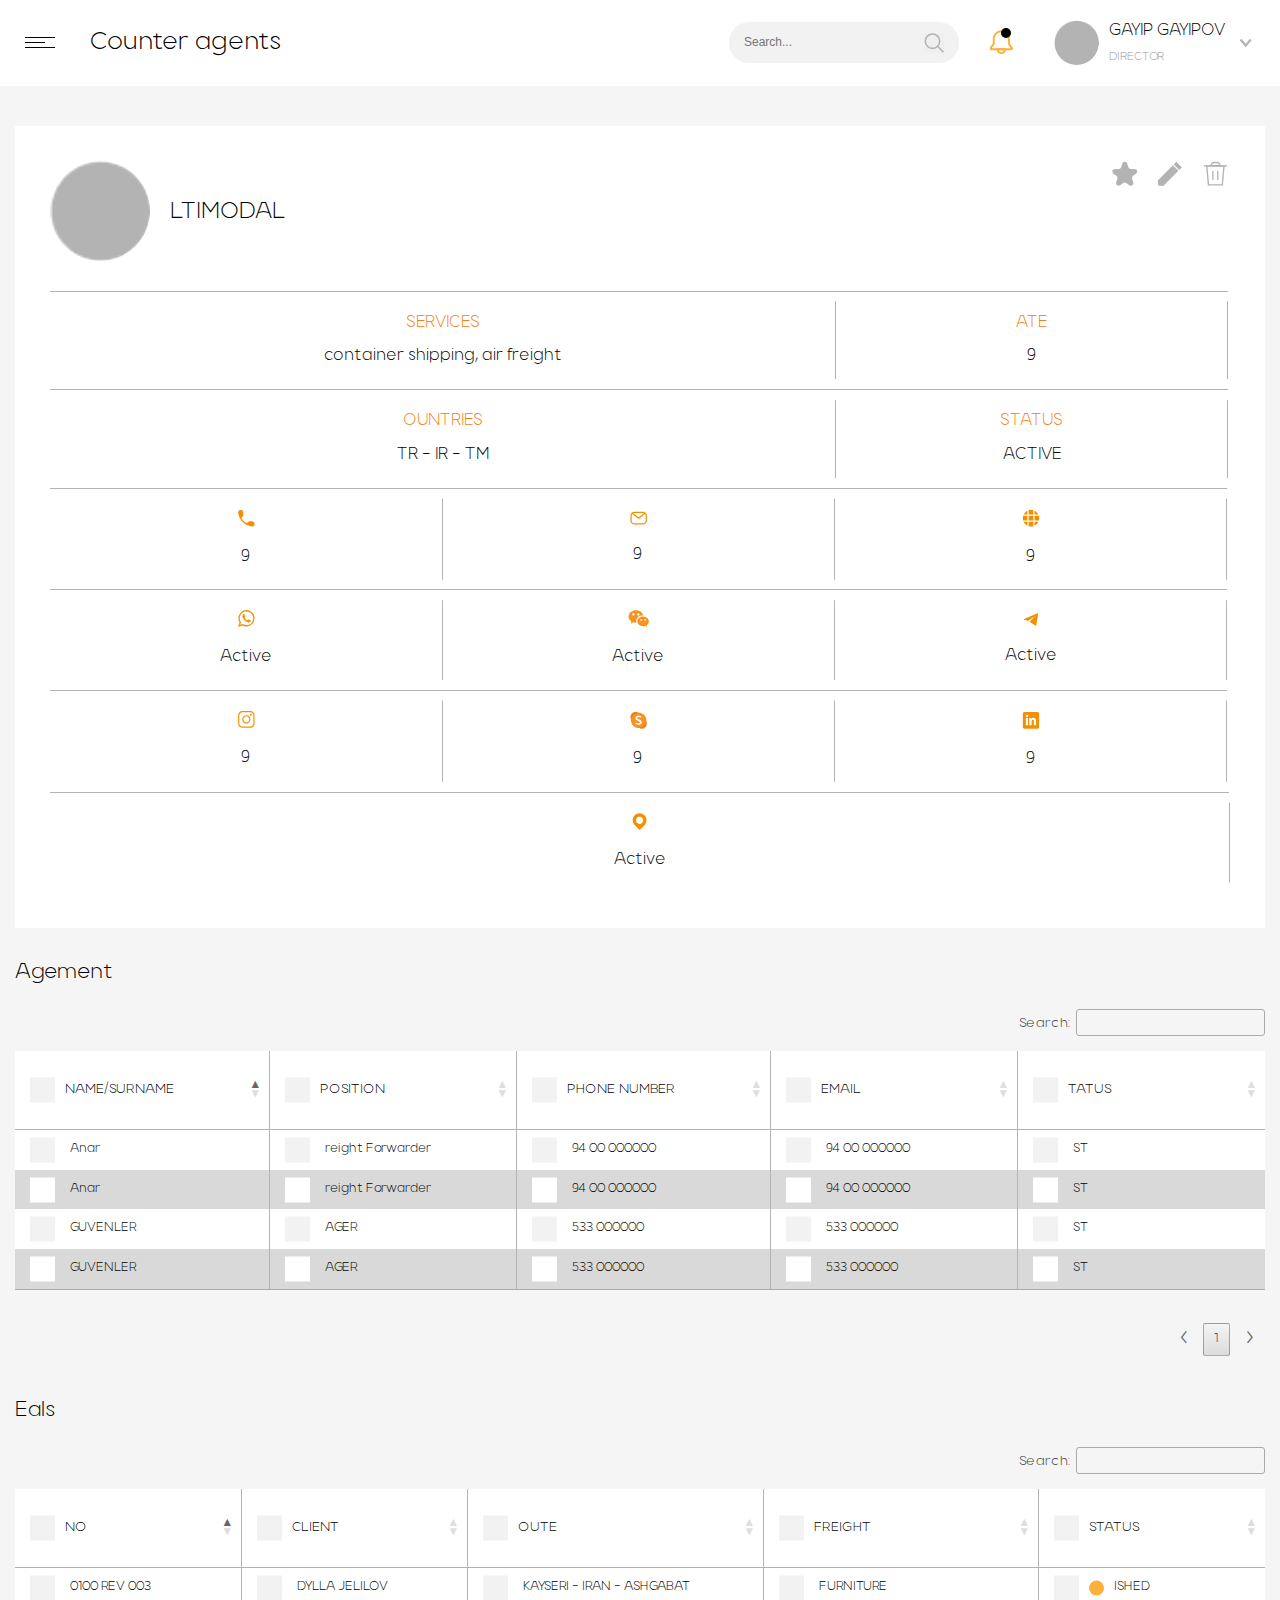
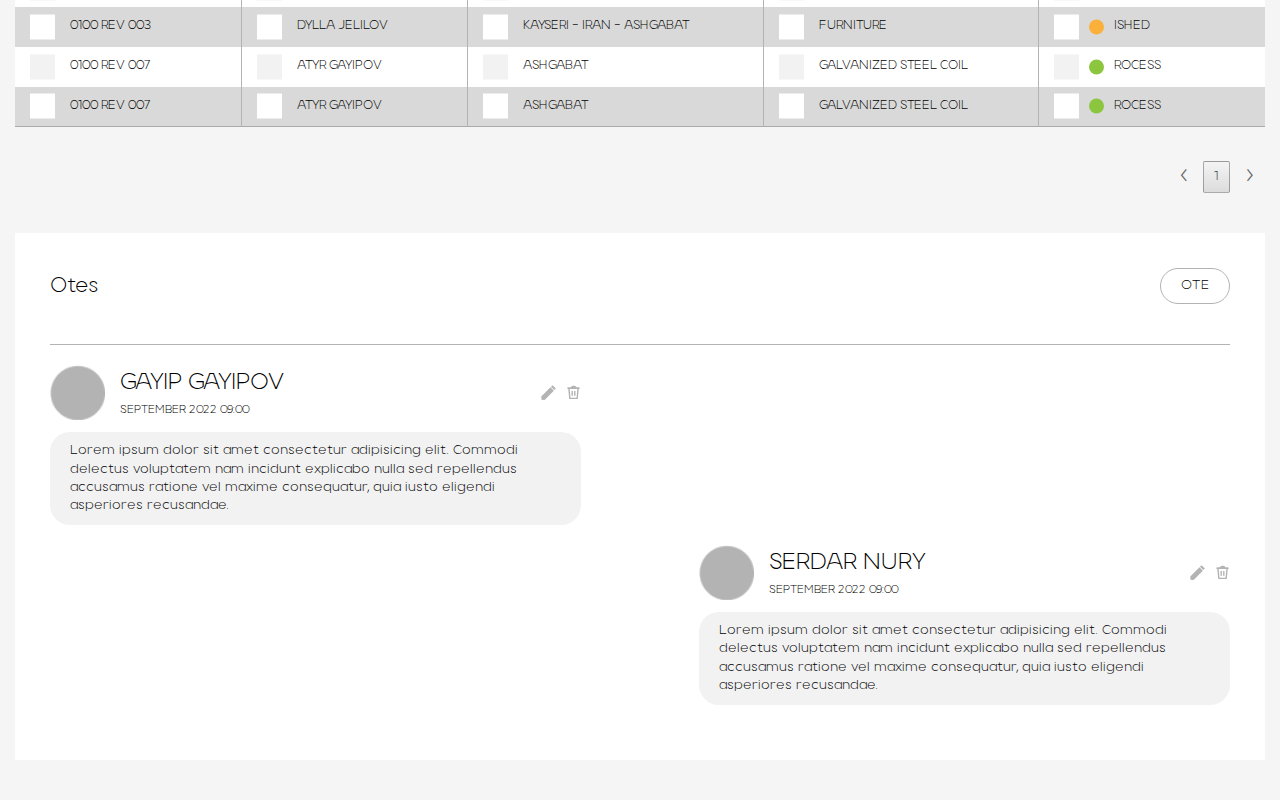
<file: profile-3.html>
<!DOCTYPE html>
<html lang="en">

<head>
    <meta charset="UTF-8">
    <meta http-equiv="X-UA-Compatible" content="IE=edge">
    <meta name="viewport" content="width=device-width, initial-scale=1.0">
    <link rel="stylesheet" href="assets/css/main.css">
    <link rel="stylesheet" href="assets/css/data-table.css">
    <link rel="stylesheet" href="assets/fonts/Arodora/stylesheet.css">

    <title>Profile 3</title>
</head>

<body>

    <!-- Aside ================================================ -->
    <aside class="aside">
        <div class="aside_inner">
            <a href="#" class="logo">
                <img src="assets/images/logo.png" alt="logo">
            </a>

            <nav class="nav">
                <a href="#" class="nav_link active">Dashboard</a>
                <a href="#" class="nav_link">Counter Agents</a>
                <a href="#" class="nav_link">Customers</a>
                <a href="#" class="nav_link">Companies</a>
                <a href="#" class="nav_link">Loads/Orders</a>

                <form action="#" class="mobile_search">
                    <div class="mobile_search-input">
                        <input type="text" placeholder="Search...">
                    </div>

                    <button type="submit" class="mobile_search-btn">
                        <svg width="26" height="26" viewBox="0 0 26 26" fill="none" xmlns="http://www.w3.org/2000/svg">
                            <path
                                d="M11.03 19.99C16.1828 19.99 20.36 15.8128 20.36 10.66C20.36 5.50714 16.1828 1.32996 11.03 1.32996C5.87721 1.32996 1.69995 5.50714 1.69995 10.66C1.69995 15.8128 5.87721 19.99 11.03 19.99Z"
                                stroke="#B3B3B3" stroke-width="2" stroke-miterlimit="10" />
                            <path d="M25.1898 24.82L17.6299 17.26" stroke="#B3B3B3" stroke-width="2"
                                stroke-miterlimit="10" />
                        </svg>
                    </button>
                </form>
            </nav>
        </div>
    </aside>
    <!-- Aside end ============================================ -->

    <!-- Main ================================================= -->
    <main class="main">
        <header class="header">
            <div class="header_row">
                <div class="header_group">
                    <div class="burger">
                        <span></span>
                    </div>

                    <h2 class="header_title">
                        Counter agents
                    </h2>
                </div>

                <div class="header_group">
                    <form action="#" class="header_search">
                        <div class="header_search-input">
                            <input type="text" placeholder="Search...">
                        </div>

                        <button class="header_search-btn">
                            <svg width="26" height="26" viewBox="0 0 26 26" fill="none"
                                xmlns="http://www.w3.org/2000/svg">
                                <path
                                    d="M11.03 19.99C16.1828 19.99 20.36 15.8128 20.36 10.66C20.36 5.50714 16.1828 1.32996 11.03 1.32996C5.87721 1.32996 1.69995 5.50714 1.69995 10.66C1.69995 15.8128 5.87721 19.99 11.03 19.99Z"
                                    stroke="#B3B3B3" stroke-width="2" stroke-miterlimit="10" />
                                <path d="M25.1898 24.82L17.6299 17.26" stroke="#B3B3B3" stroke-width="2"
                                    stroke-miterlimit="10" />
                            </svg>
                        </button>
                    </form>

                    <a href="#" class="notification active">
                        <svg width="26" height="27" viewBox="0 0 26 27" fill="none" xmlns="http://www.w3.org/2000/svg">
                            <path
                                d="M16.8801 20.75C16.9074 21.3008 16.8226 21.8514 16.6306 22.3684C16.4387 22.8853 16.1437 23.3579 15.7635 23.7574C15.3834 24.1569 14.9259 24.4749 14.4191 24.6923C13.9122 24.9096 13.3665 25.0217 12.8151 25.0217C12.2636 25.0217 11.7179 24.9096 11.2111 24.6923C10.7042 24.4749 10.2469 24.1569 9.86669 23.7574C9.48654 23.3579 9.19158 22.8853 8.99963 22.3684C8.80768 21.8514 8.72279 21.3008 8.75012 20.75H16.8801Z"
                                stroke="#FBB03B" stroke-width="2" stroke-miterlimit="10" />
                            <path
                                d="M23.4901 20.7501H2.15009C1.97552 20.751 1.80408 20.7033 1.6551 20.6123C1.50611 20.5213 1.38549 20.3906 1.30659 20.2349C1.22768 20.0792 1.19369 19.9046 1.20844 19.7306C1.2232 19.5567 1.28608 19.3903 1.39008 19.2501L4.62006 14.9501V9.53005C4.6199 8.44133 4.83658 7.36348 5.25739 6.35937C5.67821 5.35526 6.29478 4.44501 7.07111 3.68171C7.84744 2.91841 8.76791 2.31735 9.779 1.91359C10.7901 1.50984 11.8715 1.31146 12.96 1.33005C15.1379 1.42087 17.195 2.3557 18.6956 3.93661C20.1963 5.51753 21.0227 7.62043 21.0001 9.80005V15.0001L24.21 19.3001C24.3023 19.4364 24.3568 19.5948 24.3679 19.759C24.3789 19.9233 24.3461 20.0876 24.2729 20.235C24.1997 20.3825 24.0887 20.5078 23.9511 20.5983C23.8136 20.6888 23.6545 20.7412 23.4901 20.7501Z"
                                stroke="#FBB03B" stroke-width="2" stroke-miterlimit="10" />
                        </svg>
                    </a>

                    <div class="user">
                        <div class="user_photo">
                            <img src="assets/images/user-photo.png" alt="user-photo">
                        </div>

                        <div class="user_group">
                            <h4 class="user_name">
                                Gayip Gayipov
                            </h4>
                            <div class="user_prof">
                                Director
                            </div>
                        </div>
                    </div>
                </div>
            </div>
        </header>


        <div class="main_inner">
            <div class="profile">
                <div class="profile_box">
                    <div class="profile_row">
                        <div class="profile_user">
                            <div class="profile_user-photo">
                                <img src="assets/images/user-photo.png" alt="user-photo">
                            </div>

                            <div class="profile_group">
                                <h4 class="profile_user-name">
                                    LTIMODAL
                                </h4>
                            </div>
                        </div>

                        <div class="profile_filter">
                            <a href="#" class="profile_filter-edit">
                                <svg width="29" height="28" viewBox="0 0 29 28" fill="none"
                                    xmlns="http://www.w3.org/2000/svg">
                                    <path
                                        d="M17.0005 2.98003L18.2805 6.92003C18.4743 7.50367 18.8474 8.01123 19.3466 8.37036C19.8458 8.72949 20.4456 8.92186 21.0606 8.92003H25.2005C25.8168 8.91993 26.4175 9.11486 26.9163 9.47691C27.4151 9.83896 27.7864 10.3496 27.9773 10.9356C28.1682 11.5216 28.1689 12.153 27.979 12.7394C27.7892 13.3258 27.4187 13.8371 26.9206 14.2L23.5606 16.63C23.0631 16.9949 22.6931 17.5071 22.5028 18.094C22.3126 18.6808 22.3118 19.3127 22.5005 19.9L23.7805 23.84C23.9759 24.4267 23.9793 25.0603 23.7903 25.649C23.6013 26.2377 23.2296 26.7509 22.7293 27.1142C22.2289 27.4775 21.6259 27.6719 21.0076 27.6694C20.3893 27.6668 19.7879 27.4674 19.2905 27.1L15.9404 24.67C15.443 24.3052 14.8423 24.1086 14.2255 24.1086C13.6087 24.1086 13.0079 24.3052 12.5105 24.67L9.15053 27.1C8.6519 27.4602 8.05228 27.6538 7.43715 27.653C6.82203 27.6523 6.22276 27.4573 5.725 27.0959C5.22723 26.7345 4.85634 26.2251 4.66518 25.6405C4.47402 25.0558 4.47242 24.4257 4.66054 23.84L5.94045 19.9C6.13391 19.313 6.13555 18.6797 5.94497 18.0918C5.75438 17.5039 5.38155 16.9919 4.88051 16.63L1.53054 14.2C1.0324 13.8371 0.661907 13.3258 0.472066 12.7394C0.282224 12.153 0.282748 11.5216 0.473653 10.9356C0.664558 10.3496 1.03601 9.83896 1.53481 9.47691C2.03361 9.11486 2.63416 8.91993 3.25051 8.92003H7.39052C8.00548 8.92186 8.60532 8.72949 9.10451 8.37036C9.60371 8.01123 9.9768 7.50367 10.1706 6.92003L11.4505 2.98003C11.642 2.3951 12.0135 1.88565 12.5119 1.52444C13.0102 1.16324 13.61 0.96875 14.2255 0.96875C14.841 0.96875 15.4407 1.16324 15.9391 1.52444C16.4375 1.88565 16.809 2.3951 17.0005 2.98003Z"
                                        fill="#B3B3B3" />
                                </svg>
                            </a>
                            <a href="#" class="profile_filter-edit">
                                <svg width="28" height="28" viewBox="0 0 28 28" fill="none"
                                    xmlns="http://www.w3.org/2000/svg">
                                    <path
                                        d="M23.4403 10.96L6.51038 27.9L0.720337 27.48L0.320312 21.71L17.2504 4.77002L23.4403 10.96Z"
                                        fill="#B3B3B3" />
                                    <path
                                        d="M27.2668 7.14812L21.0654 0.946777L18.1804 3.83177L24.3818 10.0331L27.2668 7.14812Z"
                                        fill="#B3B3B3" />
                                </svg>
                            </a>
                            <a href="#" class="profile_filter-edit delete">
                                <svg width="27" height="28" viewBox="0 0 27 28" fill="none"
                                    xmlns="http://www.w3.org/2000/svg">
                                    <path d="M0.959961 5.43994H26.88" stroke="#B3B3B3" stroke-width="1.5"
                                        stroke-miterlimit="10" />
                                    <path d="M23.59 5.43994L21.66 26.6899H6.17004L4.25 5.43994H23.59Z" stroke="#B3B3B3"
                                        stroke-width="1.5" stroke-miterlimit="10" />
                                    <path d="M11.1094 11.2V21.2399" stroke="#B3B3B3" stroke-width="1.5"
                                        stroke-miterlimit="10" />
                                    <path d="M16.6094 11.2V21.2399" stroke="#B3B3B3" stroke-width="1.5"
                                        stroke-miterlimit="10" />
                                    <path
                                        d="M11.9998 1.72998H16.4397C17.1107 1.72998 17.7543 1.99653 18.2288 2.47099C18.7032 2.94546 18.9697 3.58898 18.9697 4.25998V5.43997H9.46973V4.25998C9.46973 3.58898 9.73635 2.94546 10.2108 2.47099C10.6853 1.99653 11.3288 1.72998 11.9998 1.72998V1.72998Z"
                                        stroke="#B3B3B3" stroke-width="1.5" stroke-miterlimit="10" />
                                </svg>
                            </a>
                        </div>
                    </div>

                    <div class="profile_box-info big">
                        <div class="profile_box-item quarter">
                            <h4 class="profile_box-item-title">
                                SERVICES
                            </h4>
                            <div class="profile_box-item-txt">
                                container shipping, air freight
                            </div>
                        </div>

                        <div class="profile_box-item">
                            <h4 class="profile_box-item-title">
                                ATE
                            </h4>
                            <div class="profile_box-item-txt">
                                9
                            </div>
                        </div>

                        <div class="profile_box-item quarter">
                            <h4 class="profile_box-item-title">
                                OUNTRIES
                            </h4>
                            <div class="profile_box-item-txt">
                                TR - IR - TM
                            </div>
                        </div>

                        <div class="profile_box-item">
                            <h4 class="profile_box-item-title">
                                STATUS
                            </h4>
                            <div class="profile_box-item-txt">
                                ACTIVE
                            </div>
                        </div>

                        <div class="profile_box-item">
                            <h4 class="profile_box-item-title">
                                <span>
                                    <svg width="17" height="18" viewBox="0 0 17 18" fill="none"
                                        xmlns="http://www.w3.org/2000/svg">
                                        <path
                                            d="M16.5955 14.8813C16.6025 15.2668 16.5243 15.6489 16.3666 15.9998C16.2089 16.3507 15.9757 16.6614 15.6841 16.9092C15.2179 17.3132 14.6251 17.536 14.0115 17.5379C13.8781 17.5479 13.7442 17.5479 13.6109 17.5379C11.8593 17.2572 10.1666 16.6814 8.60305 15.8345L8.51289 15.7838L8.36266 15.7026C5.64876 14.1893 3.42064 11.9195 1.94264 9.16272C1.0685 7.52523 0.475801 5.74914 0.18991 3.91046C0.131986 3.53816 0.154862 3.15757 0.256909 2.79511C0.358956 2.43266 0.537722 2.09705 0.780828 1.81161C1.12383 1.40594 1.58126 1.11623 2.09165 0.981441C2.60204 0.84665 3.14095 0.873213 3.63599 1.05756C4.13103 1.24191 4.5585 1.57523 4.86095 2.01271C5.1634 2.4502 5.32635 2.9709 5.32793 3.50489V5.73558C5.32455 6.36436 5.10096 6.97156 4.69694 7.44915L3.33483 9.02075C4.61897 11.2264 6.43951 13.0625 8.62307 14.3541L10.1755 12.9954C10.6399 12.5807 11.2388 12.3534 11.8581 12.3566H14.0615C14.7228 12.3692 15.3542 12.638 15.8256 13.1077C16.297 13.5774 16.5725 14.2122 16.5955 14.8813Z"
                                            fill="#F29100" />
                                    </svg>
                                </span>
                            </h4>
                            <div class="profile_box-item-txt">
                                9
                            </div>
                        </div>

                        <div class="profile_box-item">
                            <h4 class="profile_box-item-title">
                                <span>
                                    <svg width="17" height="14" viewBox="0 0 17 14" fill="none"
                                        xmlns="http://www.w3.org/2000/svg">
                                        <path
                                            d="M13.2526 0.845459H4.07826C3.11136 0.845459 2.18408 1.23431 1.50038 1.92646C0.816685 2.61861 0.432617 3.55735 0.432617 4.5362V9.75804C0.432617 10.7369 0.816685 11.6756 1.50038 12.3678C2.18408 13.0599 3.11136 13.4488 4.07826 13.4488H13.2526C14.2195 13.4488 15.1468 13.0599 15.8305 12.3678C16.5142 11.6756 16.8983 10.7369 16.8983 9.75804V4.5362C16.8983 3.55735 16.5142 2.61861 15.8305 1.92646C15.1468 1.23431 14.2195 0.845459 13.2526 0.845459ZM4.07826 2.09262H13.2526C13.5655 2.09044 13.8755 2.15252 14.164 2.27512L8.66543 6.3309L3.16686 2.27512C3.45535 2.15252 3.76538 2.09044 4.07826 2.09262ZM15.6663 9.75804C15.6663 10.4061 15.412 11.0277 14.9594 11.4859C14.5067 11.9442 13.8928 12.2017 13.2526 12.2017H4.07826C3.43809 12.2017 2.82416 11.9442 2.37149 11.4859C1.91882 11.0277 1.66452 10.4061 1.66452 9.75804V4.5362C1.66449 4.00492 1.83691 3.48836 2.15527 3.066L8.66543 7.9228L15.1756 3.066C15.4939 3.48836 15.6664 4.00492 15.6663 4.5362V9.75804Z"
                                            fill="#F29100" />
                                    </svg>
                                </span>
                            </h4>
                            <div class="profile_box-item-txt">
                                9
                            </div>
                        </div>

                        <div class="profile_box-item">
                            <h4 class="profile_box-item-title">
                                <span>
                                    <svg width="18" height="18" viewBox="0 0 18 18" fill="none"
                                        xmlns="http://www.w3.org/2000/svg">
                                        <path
                                            d="M5.45299 1.62842V5.58283H1.54688C2.35329 3.8437 3.7351 2.4448 5.45299 1.62842Z"
                                            fill="#F29100" />
                                        <path
                                            d="M1.09573 6.75952H5.4525V11.5453H1.09573C0.628245 9.98517 0.628245 8.3197 1.09573 6.75952Z"
                                            fill="#F29100" />
                                        <path
                                            d="M1.54688 12.7214H5.45299V16.6758C3.7351 15.8594 2.35329 14.4606 1.54688 12.7214Z"
                                            fill="#F29100" />
                                        <path
                                            d="M8.97903 0.807522C9.78277 0.802612 10.5828 0.918795 11.3527 1.15226V5.58323H6.61523V1.15226C7.38192 0.919495 8.17862 0.803317 8.97903 0.807522Z"
                                            fill="#F29100" />
                                        <path d="M11.3427 6.75952H6.61523V11.5453H11.3427V6.75952Z" fill="#F29100" />
                                        <path
                                            d="M6.61523 12.7214H11.3527V17.1423C9.80619 17.6016 8.16176 17.6016 6.61523 17.1423V12.7214Z"
                                            fill="#F29100" />
                                        <path
                                            d="M12.5137 12.7214H16.4198C15.6134 14.4606 14.2316 15.8594 12.5137 16.6758V12.7214Z"
                                            fill="#F29100" />
                                        <path
                                            d="M16.4198 5.58283H12.5137V1.62842C14.2316 2.4448 15.6134 3.8437 16.4198 5.58283Z"
                                            fill="#F29100" />
                                        <path
                                            d="M17.2211 9.15245C17.223 9.96334 17.1049 10.7699 16.8706 11.5453H12.5137V6.75952H16.8706C17.1049 7.53494 17.223 8.34156 17.2211 9.15245Z"
                                            fill="#F29100" />
                                    </svg>
                                </span>
                            </h4>
                            <div class="profile_box-item-txt">
                                9
                            </div>
                        </div>

                        <div class="profile_box-item">
                            <h4 class="profile_box-item-title">
                                <span>
                                    <svg width="17" height="17" viewBox="0 0 17 17" fill="none"
                                        xmlns="http://www.w3.org/2000/svg">
                                        <path fill-rule="evenodd" clip-rule="evenodd"
                                            d="M8.50296 0.0864258C6.35666 0.0864258 4.29825 0.94958 2.78059 2.48601C1.26293 4.02243 0.41032 6.10626 0.41032 8.27909C0.406467 9.76978 0.808455 11.2327 1.57213 12.5073L0.109863 16.9078L4.58685 15.4578C5.66769 16.0596 6.8701 16.4032 8.10221 16.4625C9.33433 16.5218 10.5635 16.2952 11.6959 15.7999C12.8282 15.3047 13.8338 14.554 14.6357 13.6051C15.4376 12.6562 16.0146 11.5343 16.3226 10.3251C16.6307 9.11596 16.6617 7.85148 16.4131 6.62833C16.1646 5.40519 15.6431 4.25575 14.8886 3.26785C14.1341 2.27994 13.1665 1.47972 12.0598 0.928327C10.9531 0.376935 9.73646 0.0889675 8.50296 0.0864258ZM8.50296 15.103C7.18525 15.1048 5.89624 14.7134 4.79716 13.9775L2.20312 14.8089L3.04443 12.2842C2.15852 11.045 1.71026 9.5401 1.77182 8.01168C1.83337 6.48326 2.40117 5.02026 3.3838 3.85821C4.36642 2.69616 5.70669 1.90263 7.18889 1.60539C8.6711 1.30816 10.209 1.52451 11.555 2.21959C12.901 2.91466 13.9768 4.04803 14.6093 5.43727C15.2417 6.82651 15.394 8.39079 15.0416 9.87829C14.6892 11.3658 13.8527 12.69 12.6666 13.6377C11.4805 14.5855 10.014 15.1015 8.50296 15.103ZM12.2889 10.1448C12.0885 10.0332 11.097 9.4857 10.9067 9.40459C10.7164 9.32347 10.5862 9.29305 10.436 9.49584C10.2857 9.69863 9.8751 10.1549 9.75491 10.2867C9.63472 10.4185 9.50451 10.4388 9.30419 10.2867C8.70257 10.0192 8.15307 9.64494 7.68167 9.18152C7.24694 8.74209 6.87904 8.23978 6.58997 7.69102C6.46978 7.47809 6.58998 7.36655 6.69013 7.27529C6.79029 7.18404 6.91046 7.03194 7.02063 6.92041C7.10332 6.81182 7.17701 6.69652 7.24098 6.57567C7.27078 6.51957 7.2864 6.45687 7.2864 6.39317C7.2864 6.32947 7.27078 6.26677 7.24098 6.21066C7.1909 6.09913 6.82034 5.05477 6.66009 4.62891C6.49984 4.20305 6.32956 4.27401 6.20937 4.26388H5.81878C5.71349 4.26115 5.60886 4.28147 5.51206 4.32347C5.41525 4.36547 5.32853 4.42815 5.25787 4.50721C5.01555 4.72145 4.82004 4.9845 4.6838 5.27955C4.54756 5.5746 4.47362 5.89516 4.46666 6.22078C4.50757 7.00964 4.77179 7.76992 5.22783 8.41091C6.0347 9.81489 7.21918 10.9577 8.64316 11.7062C10.7064 12.6188 10.7264 12.345 11.097 12.3248C11.3876 12.2778 11.6652 12.1696 11.912 12.0071C12.1587 11.8447 12.3689 11.6317 12.5292 11.3818C12.6808 11.0674 12.7365 10.7144 12.6895 10.3678C12.6294 10.3171 12.4992 10.2563 12.2889 10.1448Z"
                                            fill="#F29100" />
                                    </svg>
                                </span>
                            </h4>
                            <div class="profile_box-item-txt">
                                Active
                            </div>
                        </div>

                        <div class="profile_box-item">
                            <h4 class="profile_box-item-title">
                                <span>
                                    <svg width="21" height="17" viewBox="0 0 21 17" fill="none"
                                        xmlns="http://www.w3.org/2000/svg">
                                        <path
                                            d="M7.86136 0.157835C8.88497 0.152463 9.9017 0.327422 10.866 0.674926C11.7295 0.986931 12.5302 1.45408 13.2297 2.05391C13.9107 2.6314 14.4607 3.35073 14.8422 4.1629C15.0203 4.54497 15.1548 4.94641 15.2429 5.35938C15.2429 5.46077 15.2429 5.47089 15.1528 5.46075C14.5725 5.43521 13.9912 5.47605 13.42 5.58245C12.8153 5.68413 12.2261 5.86476 11.6673 6.11984C10.9177 6.46195 10.2383 6.94346 9.66416 7.53935C9.01394 8.18245 8.54095 8.98633 8.29203 9.87141C8.20381 10.2028 8.15012 10.5426 8.1318 10.8854C8.09812 11.4574 8.16591 12.0309 8.33207 12.5787C8.33207 12.5787 8.33207 12.5787 8.33207 12.6395C8.33207 12.7003 8.33207 12.7003 8.33207 12.7105C8.03528 12.7308 7.73752 12.7308 7.44072 12.7105C7.08464 12.6872 6.73017 12.6431 6.37907 12.5787C6.09889 12.5289 5.82141 12.4646 5.54776 12.386C5.44924 12.3561 5.34555 12.3479 5.24363 12.3618C5.14171 12.3758 5.0439 12.4117 4.95681 12.4671L3.33429 13.4101C3.29008 13.4455 3.23542 13.4647 3.17908 13.4647C3.12273 13.4647 3.06801 13.4455 3.0238 13.4101C2.97451 13.3769 2.9384 13.3272 2.9219 13.2696C2.9054 13.2121 2.9096 13.1505 2.9337 13.0958C3.04387 12.6598 3.16403 12.2238 3.28422 11.7979C3.32823 11.6833 3.33131 11.5568 3.2929 11.4401C3.25449 11.3235 3.177 11.2241 3.07387 11.1591C2.46357 10.7188 1.93467 10.1731 1.51144 9.54694C1.15066 9.01463 0.879891 8.42525 0.710198 7.80296C0.588437 7.3574 0.531103 6.89636 0.53995 6.43416C0.540479 5.66322 0.707993 4.90176 1.03071 4.20347C1.39839 3.39963 1.93505 2.68678 2.60316 2.11474C3.49399 1.3415 4.54467 0.780219 5.67797 0.472155C6.17664 0.338465 6.68615 0.250228 7.20036 0.20852C7.37063 0.178101 7.631 0.157835 7.86136 0.157835ZM4.24574 4.43668C4.24574 4.75669 4.37128 5.0636 4.5948 5.28988C4.81831 5.51616 5.1215 5.64328 5.4376 5.64328C5.7537 5.64328 6.05683 5.51616 6.28035 5.28988C6.50386 5.0636 6.62946 4.75669 6.62946 4.43668C6.62947 4.11574 6.50419 3.80776 6.28096 3.57987C6.05772 3.35198 5.75462 3.22261 5.4376 3.21994C5.27856 3.21723 5.1206 3.24677 4.97301 3.30683C4.82542 3.36688 4.69117 3.45623 4.57823 3.56963C4.46529 3.68302 4.37592 3.81815 4.31537 3.96706C4.25482 4.11597 4.22433 4.27566 4.22569 4.43668H4.24574ZM11.5772 4.43668C11.5792 4.19719 11.5107 3.9625 11.3805 3.76253C11.2503 3.56256 11.0642 3.40634 10.8461 3.31376C10.6279 3.22118 10.3874 3.19645 10.1553 3.24268C9.92316 3.28891 9.70986 3.40405 9.54257 3.5734C9.37529 3.74275 9.26156 3.95866 9.21589 4.19366C9.17023 4.42865 9.19468 4.67209 9.28613 4.89297C9.37758 5.11386 9.53186 5.3022 9.72939 5.43401C9.92692 5.56582 10.1588 5.63514 10.3953 5.63313C10.7053 5.62781 11.0008 5.49942 11.2181 5.27561C11.4354 5.05181 11.5572 4.75052 11.5571 4.43668H11.5772Z"
                                            fill="#F7931E" />
                                        <path
                                            d="M9.33317 11.4728C9.32555 10.5879 9.59173 9.7228 10.0944 8.9988C10.4917 8.41357 11.0029 7.91671 11.5967 7.53872C12.1124 7.20908 12.6724 6.95635 13.2593 6.78838C13.6819 6.66992 14.1144 6.59186 14.5513 6.55519C15.2223 6.49912 15.8978 6.54697 16.5544 6.69713C17.2276 6.83668 17.8716 7.09402 18.4574 7.45759C18.9098 7.73154 19.3183 8.07341 19.6693 8.47153C20.2371 9.07237 20.623 9.8254 20.7811 10.6414C20.9407 11.4496 20.8534 12.2878 20.5307 13.0444C20.3035 13.5679 19.9845 14.0454 19.5892 14.4538C19.359 14.6922 19.1112 14.9125 18.848 15.1129C18.7895 15.1531 18.7453 15.2112 18.7219 15.2787C18.6985 15.3463 18.6971 15.4196 18.7179 15.488C18.798 15.8429 18.8981 16.1978 18.9882 16.502C19.0075 16.5396 19.0176 16.5813 19.0176 16.6237C19.0176 16.666 19.0075 16.7077 18.9882 16.7453C18.953 16.7788 18.9064 16.7975 18.858 16.7975C18.8097 16.7975 18.7631 16.7788 18.7278 16.7453L18.1369 16.4006L17.4358 15.995C17.3703 15.9549 17.297 15.9296 17.221 15.9208C17.1449 15.9121 17.0679 15.9201 16.9951 15.9443C16.5106 16.0787 16.0141 16.1636 15.5128 16.1978C15.004 16.2217 14.494 16.1945 13.9905 16.1167C13.3479 16.0208 12.7254 15.8187 12.1476 15.5185C11.215 15.0827 10.4309 14.3771 9.8941 13.4906C9.59569 12.9868 9.41096 12.4224 9.35322 11.8378C9.33932 11.7167 9.33261 11.5948 9.33317 11.4728ZM17.0352 8.91767C16.8525 8.91566 16.6734 8.96867 16.5206 9.06994C16.3677 9.17121 16.2481 9.31617 16.1768 9.48643C16.1055 9.6567 16.0858 9.84459 16.1202 10.0262C16.1547 10.2078 16.2416 10.375 16.3701 10.5064C16.4985 10.6379 16.6627 10.7278 16.8417 10.7646C17.0207 10.8014 17.2065 10.7836 17.3754 10.7133C17.5444 10.643 17.6889 10.5234 17.7906 10.3698C17.8923 10.2162 17.9466 10.0354 17.9466 9.85051C17.9414 9.61025 17.8427 9.38178 17.672 9.21472C17.5014 9.04766 17.2725 8.95551 17.0352 8.95823V8.91767ZM12.2678 9.84036C12.2658 10.0248 12.3179 10.2058 12.4175 10.3603C12.5171 10.5148 12.6597 10.6359 12.8273 10.7083C12.9949 10.7808 13.18 10.8013 13.3591 10.7673C13.5382 10.7332 13.7033 10.6462 13.8336 10.5172C13.9638 10.3882 14.0534 10.2229 14.0909 10.0424C14.1284 9.86185 14.1121 9.6741 14.0442 9.5029C13.9763 9.33169 13.8598 9.18469 13.7094 9.08052C13.559 8.97636 13.3815 8.91968 13.1992 8.91767C13.0782 8.91633 12.9581 8.93914 12.8458 8.98478C12.7335 9.03043 12.6312 9.09804 12.5447 9.18372C12.4582 9.2694 12.3892 9.37147 12.3417 9.48414C12.2942 9.59681 12.2691 9.71786 12.2678 9.84036Z"
                                            fill="#F7931E" />
                                    </svg>
                                </span>
                            </h4>
                            <div class="profile_box-item-txt">
                                Active
                            </div>
                        </div>

                        <div class="profile_box-item">
                            <h4 class="profile_box-item-title">
                                <span>
                                    <svg width="16" height="13" viewBox="0 0 16 13" fill="none"
                                        xmlns="http://www.w3.org/2000/svg">
                                        <path
                                            d="M4.95321 7.85094C5.01068 7.86874 5.07142 7.8725 5.13061 7.86193C5.1898 7.85135 5.24572 7.82675 5.29371 7.79011L11.844 3.17664L6.83615 8.41875C6.79236 8.46349 6.75914 8.51771 6.73908 8.57733C6.71902 8.63696 6.71265 8.70043 6.72037 8.76293C6.72809 8.82543 6.74964 8.88534 6.78358 8.93813C6.81752 8.99092 6.86291 9.03521 6.91623 9.06766L12.6552 12.7382C12.7133 12.7764 12.7801 12.7992 12.8493 12.8043C12.9185 12.8094 12.9878 12.7966 13.0508 12.7673C13.1138 12.7379 13.1685 12.6929 13.2096 12.6364C13.2508 12.5798 13.2771 12.5137 13.2862 12.4441L15.1191 0.682346C15.1305 0.607314 15.1218 0.530565 15.094 0.460051C15.0663 0.389536 15.0204 0.327825 14.9611 0.281292C14.9019 0.234759 14.8314 0.205102 14.7571 0.195394C14.6827 0.185686 14.6071 0.196262 14.5381 0.226059L1.15725 6.02582C1.07612 6.05874 1.00743 6.11701 0.961269 6.19214C0.915106 6.26728 0.893924 6.35539 0.900628 6.44362C0.907331 6.53184 0.941588 6.61558 0.998559 6.68268C1.05553 6.74979 1.13226 6.79673 1.21741 6.8167L4.95321 7.85094Z"
                                            fill="#F29100" />
                                    </svg>
                                </span>
                            </h4>
                            <div class="profile_box-item-txt">
                                Active
                            </div>
                        </div>

                        <div class="profile_box-item">
                            <h4 class="profile_box-item-title">
                                <span>
                                    <svg width="17" height="17" viewBox="0 0 17 17" fill="none"
                                        xmlns="http://www.w3.org/2000/svg">
                                        <path
                                            d="M12.2488 16.6639H4.44661C3.8771 16.6639 3.31317 16.5504 2.78701 16.3298C2.26085 16.1091 1.78277 15.7858 1.38006 15.3781C0.977357 14.9704 0.657911 14.4864 0.439968 13.9537C0.222025 13.421 0.109863 12.8502 0.109863 12.2736V4.39525C0.109863 3.23085 0.566762 2.11414 1.38006 1.29079C2.19336 0.46743 3.29643 0.00488281 4.44661 0.00488281H12.2488C13.399 0.00488281 14.502 0.46743 15.3153 1.29079C16.1286 2.11414 16.5856 3.23085 16.5856 4.39525V12.304C16.5856 13.4684 16.1286 14.5851 15.3153 15.4085C14.502 16.2318 13.399 16.6944 12.2488 16.6944M4.44661 1.20133C3.60988 1.20133 2.80741 1.53783 2.21575 2.1368C1.62409 2.73578 1.2917 3.54817 1.2917 4.39525V12.304C1.2917 13.1511 1.62409 13.9635 2.21575 14.5625C2.80741 15.1615 3.60988 15.4979 4.44661 15.4979H12.2488C13.0864 15.498 13.8899 15.1618 14.4832 14.5631C15.0765 13.9644 15.4111 13.152 15.4137 12.304V4.39525C15.4111 3.54724 15.0765 2.73487 14.4832 2.13618C13.8899 1.5375 13.0864 1.20133 12.2488 1.20133H4.44661ZM8.35273 12.517C7.53858 12.517 6.74269 12.2725 6.06575 11.8146C5.3888 11.3567 4.86121 10.7059 4.54965 9.9444C4.23809 9.18293 4.15656 8.34503 4.3154 7.53666C4.47423 6.72828 4.86628 5.98569 5.44197 5.40288C6.01766 4.82007 6.75112 4.42317 7.54963 4.26238C8.34813 4.10158 9.17582 4.18411 9.928 4.49953C10.6802 4.81494 11.3231 5.34906 11.7754 6.03437C12.2277 6.71968 12.4691 7.52544 12.4691 8.34966C12.4665 9.45407 12.032 10.5125 11.2606 11.2934C10.4891 12.0743 9.44366 12.5143 8.35273 12.517ZM8.35273 5.36866C7.76992 5.36665 7.19962 5.53976 6.71406 5.8661C6.22851 6.19243 5.84955 6.65726 5.62515 7.20179C5.40074 7.74632 5.34098 8.34603 5.45346 8.92495C5.56595 9.50387 5.84562 10.036 6.25702 10.4539C6.66843 10.8718 7.19306 11.1568 7.76453 11.2726C8.336 11.3885 8.92859 11.33 9.46723 11.1046C10.0059 10.8793 10.4663 10.4973 10.7903 10.0068C11.1143 9.51641 11.2873 8.93967 11.2873 8.34966C11.2873 7.5608 10.9784 6.80409 10.4284 6.24534C9.87833 5.68658 9.13195 5.37134 8.35273 5.36866ZM12.8598 2.79323C12.6617 2.79323 12.468 2.85268 12.3033 2.9641C12.1386 3.07551 12.0102 3.23387 11.9344 3.41915C11.8586 3.60442 11.8388 3.80828 11.8774 4.00496C11.9161 4.20165 12.0115 4.38235 12.1515 4.52416C12.2916 4.66596 12.4701 4.76247 12.6644 4.80159C12.8586 4.84072 13.06 4.82066 13.243 4.74392C13.426 4.66717 13.5825 4.5372 13.6925 4.37046C13.8026 4.20372 13.8613 4.00771 13.8613 3.80717C13.8613 3.53826 13.7558 3.28034 13.568 3.09019C13.3801 2.90004 13.1254 2.79323 12.8598 2.79323Z"
                                            fill="#F29100" />
                                    </svg>
                                </span>
                            </h4>
                            <div class="profile_box-item-txt">
                                9
                            </div>
                        </div>

                        <div class="profile_box-item">
                            <h4 class="profile_box-item-title">
                                <span>
                                    <svg width="17" height="18" viewBox="0 0 17 18" fill="none"
                                        xmlns="http://www.w3.org/2000/svg">
                                        <path
                                            d="M10.1378 5.80071C10.1364 6.44517 10.0097 7.08301 9.76492 7.67791C9.52009 8.2728 9.16191 8.81307 8.71084 9.26783C8.25978 9.72259 7.72464 10.083 7.136 10.3284C6.54736 10.5738 5.91673 10.6994 5.28014 10.698C3.99622 10.698 2.76479 10.1824 1.85598 9.26424C0.947173 8.3461 0.43527 7.1005 0.432617 5.80071C0.43527 4.50092 0.947173 3.25526 1.85598 2.33711C2.76479 1.41897 3.99622 0.903328 5.28014 0.903331C5.91673 0.901998 6.54736 1.02761 7.136 1.27301C7.72464 1.5184 8.25978 1.87876 8.71084 2.33352C9.16191 2.78829 9.52009 3.32855 9.76492 3.92345C10.0097 4.51834 10.1364 5.15625 10.1378 5.80071Z"
                                            fill="#F7931E" />
                                        <path
                                            d="M16.8782 12.8373C16.8822 13.8112 16.6004 14.7643 16.0686 15.5759C15.5368 16.3875 14.7789 17.021 13.8911 17.396C13.0033 17.771 12.0255 17.8707 11.0816 17.6824C10.1377 17.4941 9.27033 17.0264 8.58938 16.3385C7.90843 15.6505 7.44461 14.7734 7.25668 13.8182C7.06875 12.8631 7.16518 11.873 7.53378 10.9734C7.90238 10.0738 8.52654 9.30524 9.32711 8.76521C10.1277 8.22517 11.0686 7.93795 12.0306 7.93995C13.3145 7.93995 14.546 8.45559 15.4548 9.37373C16.3636 10.2919 16.8755 11.5375 16.8782 12.8373Z"
                                            fill="#F7931E" />
                                        <path opacity="0.05" fill-rule="evenodd" clip-rule="evenodd"
                                            d="M0.452148 6.21589C0.527488 7.13994 0.859883 8.02349 1.4108 8.76419C1.96171 9.50488 2.70864 10.0724 3.56503 10.4011C4.42143 10.7297 5.35228 10.8061 6.24976 10.6212C7.14724 10.4364 7.97464 9.99785 8.63611 9.35656C9.29759 8.71528 9.76604 7.89743 9.98728 6.9977C10.2085 6.09797 10.1735 5.15318 9.88617 4.27278C9.59888 3.39239 9.07109 2.61243 8.36396 2.02318C7.65683 1.43394 6.79933 1.05953 5.89068 0.943359C4.65477 1.35907 3.52559 2.04784 2.58499 2.95974C1.64439 3.87164 0.915859 4.98385 0.452148 6.21589Z"
                                            fill="black" />
                                        <path opacity="0.05" fill-rule="evenodd" clip-rule="evenodd"
                                            d="M16.8788 12.493C16.8158 11.5554 16.4887 10.6557 15.9363 9.90047C15.3838 9.14521 14.6293 8.56598 13.7618 8.2314C12.8943 7.89682 11.9503 7.82088 11.0415 8.01257C10.1328 8.20427 9.29726 8.65558 8.63397 9.31305C7.97068 9.97052 7.50736 10.8066 7.29888 11.7224C7.0904 12.6382 7.14551 13.5952 7.45764 14.4803C7.76976 15.3654 8.32583 16.1413 9.06005 16.7164C9.79428 17.2914 10.6759 17.6414 11.6005 17.7249C12.8005 17.289 13.8934 16.5959 14.8044 15.6929C15.7153 14.7899 16.4229 13.6984 16.8788 12.493Z"
                                            fill="black" />
                                        <path opacity="0.1" fill-rule="evenodd" clip-rule="evenodd"
                                            d="M0.672852 7.34145C0.921969 8.13403 1.36598 8.84952 1.96319 9.4207C2.5604 9.99189 3.2912 10.4 4.08699 10.6068C4.88277 10.8136 5.7174 10.8122 6.51252 10.6029C7.30764 10.3935 8.03714 9.98294 8.63253 9.40981C9.22791 8.83667 9.66968 8.11974 9.91627 7.32635C10.1629 6.53296 10.2062 5.68914 10.0423 4.87414C9.87831 4.05913 9.51245 3.29966 8.97901 2.66709C8.44558 2.03451 7.76207 1.54958 6.9927 1.25781C5.48417 1.57545 4.09322 2.31325 2.97661 3.38812C1.86001 4.46299 1.06215 5.83219 0.672852 7.34145Z"
                                            fill="black" />
                                        <path opacity="0.1" fill-rule="evenodd" clip-rule="evenodd"
                                            d="M16.6678 11.327C16.4142 10.5313 15.964 9.81445 15.3598 9.24438C14.7557 8.67431 14.0178 8.26995 13.2159 8.06966C12.4141 7.86936 11.575 7.87978 10.7783 8.09992C9.98156 8.32005 9.25357 8.7426 8.66342 9.3275C8.07328 9.91239 7.64052 10.6402 7.40621 11.442C7.17191 12.2437 7.14382 13.0927 7.3246 13.9085C7.50539 14.7243 7.8891 15.4799 8.43926 16.1034C8.98942 16.727 9.68778 17.1979 10.4682 17.4715C11.9627 17.1299 13.334 16.3744 14.4288 15.2893C15.5236 14.2042 16.2988 12.8324 16.6678 11.327Z"
                                            fill="black" />
                                        <path opacity="0.1" fill-rule="evenodd" clip-rule="evenodd"
                                            d="M0.853516 7.80877C1.37548 8.99872 2.34303 9.93001 3.54326 10.3978C4.13755 10.6294 4.77107 10.7402 5.40767 10.724C6.04428 10.7077 6.6715 10.5647 7.25351 10.3031C7.83552 10.0415 8.36088 9.66631 8.79968 9.19911C9.23848 8.7319 9.58211 8.18174 9.8109 7.5801C10.0397 6.97846 10.1492 6.33711 10.1331 5.69263C10.1171 5.04815 9.97576 4.41318 9.71731 3.82397C9.26188 2.77742 8.457 1.92662 7.44381 1.4209C5.83384 1.68048 4.34039 2.43109 3.16284 3.57247C1.98529 4.71385 1.17965 6.19172 0.853516 7.80877Z"
                                            fill="black" />
                                        <path opacity="0.1" fill-rule="evenodd" clip-rule="evenodd"
                                            d="M16.4878 10.8607C16.1729 10.134 15.6885 9.49538 15.0764 8.99974C14.4642 8.50409 13.7424 8.16612 12.9729 8.01482C12.2034 7.86352 11.4092 7.90341 10.6582 8.13104C9.90728 8.35867 9.22206 8.76726 8.66133 9.32179C8.10059 9.87632 7.68109 10.5603 7.43872 11.315C7.19634 12.0697 7.13836 12.8725 7.26975 13.6549C7.40114 14.4372 7.71794 15.1757 8.19307 15.8069C8.66819 16.438 9.28744 16.9431 9.9977 17.2789C11.5935 16.9985 13.0679 16.2351 14.2265 15.0894C15.3851 13.9436 16.1735 12.4692 16.4878 10.8607Z"
                                            fill="black" />
                                        <path
                                            d="M16.3573 9.35872C16.3547 10.3787 16.1537 11.3882 15.7657 12.3295C15.3777 13.2707 14.8104 14.1255 14.0961 14.8448C13.3819 15.5642 12.5347 16.134 11.6029 16.5218C10.671 16.9097 9.67286 17.1079 8.66536 17.1053C7.65834 17.1079 6.6607 16.9096 5.72945 16.5216C4.7982 16.1336 3.9516 15.5637 3.23814 14.8442C2.52467 14.1247 1.9583 13.2699 1.57141 12.3287C1.18452 11.3875 0.984711 10.3782 0.983398 9.35872C0.983395 8.33839 1.18224 7.32811 1.56854 6.3857C1.95484 5.4433 2.52099 4.58732 3.23459 3.86678C3.94819 3.14624 4.79522 2.5753 5.72712 2.18669C6.65903 1.79807 7.65749 1.59941 8.66536 1.60208C9.6737 1.59941 10.6727 1.79798 11.6051 2.18647C12.5376 2.57496 13.3853 3.14575 14.0997 3.86616C14.8141 4.58656 15.3812 5.44249 15.7686 6.38496C16.156 7.32743 16.356 8.33791 16.3573 9.35872Z"
                                            fill="#F7931E" />
                                        <path fill-rule="evenodd" clip-rule="evenodd"
                                            d="M6.50227 9.08486C6.19094 8.87974 5.93322 8.60145 5.7511 8.27371C5.57112 7.93074 5.48143 7.54659 5.49068 7.15834C5.47187 6.66448 5.64025 6.18201 5.96138 5.80977C6.28285 5.42588 6.70196 5.13837 7.1733 4.97836C7.68825 4.7957 8.23013 4.70314 8.77577 4.70461C9.13156 4.70477 9.4867 4.73529 9.83742 4.79586C10.0879 4.8301 10.3334 4.89478 10.5686 4.98851C10.788 5.062 10.9871 5.18708 11.1495 5.35352C11.2643 5.49647 11.3247 5.67636 11.3198 5.86052C11.3263 5.95461 11.3136 6.04901 11.2826 6.13796C11.2516 6.2269 11.2029 6.30845 11.1395 6.37758C11.0786 6.44181 11.0055 6.49292 10.9246 6.52778C10.8437 6.56263 10.7567 6.58051 10.6687 6.58038C10.5475 6.57892 10.428 6.55131 10.3182 6.49931C10.0468 6.37961 9.76934 6.27469 9.4869 6.18499C9.22444 6.12076 8.95567 6.0867 8.68566 6.08356C8.33392 6.07391 7.98666 6.16532 7.6841 6.34719C7.55727 6.4272 7.45348 6.5396 7.38316 6.67309C7.31283 6.80657 7.27843 6.95645 7.28345 7.10765C7.28167 7.20685 7.29937 7.30541 7.33548 7.39765C7.37158 7.48989 7.42539 7.57396 7.4938 7.64501C7.65406 7.81453 7.84431 7.95212 8.05468 8.05061C8.28503 8.17229 8.64558 8.3244 9.1063 8.51705L9.25656 8.57788C9.71113 8.76143 10.1472 8.98891 10.5586 9.25721C10.8854 9.46812 11.1596 9.75268 11.3598 10.0887C11.5679 10.4859 11.6674 10.9322 11.648 11.3814C11.6286 11.8306 11.4911 12.2664 11.2497 12.6438C10.9698 13.0341 10.5782 13.3279 10.1279 13.4853C9.58939 13.6852 9.01874 13.7815 8.4453 13.7693C7.65394 13.7995 6.8662 13.6469 6.14172 13.3231C5.9584 13.241 5.797 13.1159 5.67095 12.9581C5.56766 12.8102 5.51488 12.6322 5.52069 12.4512C5.51489 12.3554 5.52987 12.2595 5.56446 12.1702C5.59906 12.0809 5.65246 12.0003 5.72102 11.934C5.86452 11.8058 6.0505 11.737 6.24185 11.7414C6.45474 11.7498 6.66324 11.8051 6.85279 11.9036C7.08315 12.0253 7.26342 12.1064 7.40364 12.1672C7.55661 12.239 7.71828 12.2902 7.88443 12.3193C8.08439 12.3685 8.2896 12.3924 8.49536 12.3903C8.85103 12.4103 9.20321 12.3104 9.49693 12.1064C9.61058 12.0167 9.7016 11.9011 9.76254 11.7689C9.82347 11.6367 9.85256 11.4917 9.84745 11.3459C9.84521 11.1387 9.76666 10.9399 9.62713 10.7883C9.44197 10.5962 9.22502 10.4383 8.98612 10.3218C8.70568 10.1697 8.31508 9.98726 7.80428 9.77433C7.3444 9.59141 6.90467 9.36033 6.49224 9.08486H6.50227Z"
                                            fill="white" />
                                    </svg>
                                </span>
                            </h4>
                            <div class="profile_box-item-txt">
                                9
                            </div>
                        </div>

                        <div class="profile_box-item">
                            <h4 class="profile_box-item-title">
                                <span>
                                    <svg width="18" height="18" viewBox="0 0 18 18" fill="none"
                                        xmlns="http://www.w3.org/2000/svg">
                                        <path
                                            d="M15.4881 0.973633H2.46777C2.03122 0.976311 1.61344 1.15375 1.30568 1.46721C0.997925 1.78067 0.825187 2.20468 0.825195 2.64663V15.9901C0.825187 16.4321 0.997925 16.8561 1.30568 17.1696C1.61344 17.483 2.03122 17.6604 2.46777 17.6631H15.4881C15.9246 17.6604 16.3423 17.483 16.65 17.1696C16.9578 16.8561 17.1305 16.4321 17.1305 15.9901V2.64663C17.1305 2.20468 16.9578 1.78067 16.65 1.46721C16.3423 1.15375 15.9246 0.976311 15.4881 0.973633ZM6.06334 14.1549H3.86986V7.0573H6.06334V14.1549ZM4.95162 6.14472C4.80422 6.15314 4.65662 6.13066 4.51821 6.07863C4.3798 6.0266 4.25353 5.94618 4.14727 5.84241C4.04101 5.73864 3.95702 5.61377 3.90067 5.47561C3.84432 5.33745 3.81686 5.18897 3.81985 5.03953C3.8058 4.80311 3.86253 4.56793 3.98271 4.36472C4.10288 4.16152 4.28091 3.99978 4.49339 3.90067C4.70587 3.80156 4.94299 3.7697 5.17365 3.80926C5.40431 3.84882 5.6178 3.95795 5.78618 4.12237C5.95456 4.2868 6.0699 4.49887 6.11726 4.73081C6.16462 4.96275 6.14179 5.20373 6.05161 5.42226C5.96142 5.6408 5.8081 5.8267 5.61183 5.9556C5.41557 6.0845 5.18551 6.15042 4.95162 6.14472ZM14.0658 14.1549H11.8723V10.2005C11.8723 9.28795 11.5619 8.65929 10.7606 8.65929C10.5112 8.66163 10.2689 8.74313 10.0676 8.89229C9.86639 9.04144 9.7164 9.25075 9.63886 9.49073C9.58225 9.66728 9.55853 9.85297 9.56881 10.0383V14.1549H7.37533V9.29808C7.37533 8.4058 7.37539 7.66563 7.3153 7.0167H9.21829L9.31842 8.03065C9.55425 7.66732 9.87745 7.37064 10.2576 7.16845C10.6378 6.96625 11.0624 6.86523 11.4917 6.8748C12.934 6.8748 14.0157 7.88874 14.0157 9.91663L14.0658 14.1549Z"
                                            fill="#F19001" />
                                    </svg>
                                </span>
                            </h4>
                            <div class="profile_box-item-txt">
                                9
                            </div>
                        </div>

                        <div class="profile_box-item full">
                            <h4 class="profile_box-item-title">
                                <span>
                                    <svg width="15" height="18" viewBox="0 0 15 18" fill="none"
                                        xmlns="http://www.w3.org/2000/svg">
                                        <path
                                            d="M12.4934 2.35178C11.8671 1.67586 11.113 1.13428 10.276 0.759195C9.43889 0.38411 8.53587 0.183191 7.62058 0.168366C6.70529 0.153541 5.7964 0.32508 4.9479 0.672863C4.09939 1.02065 3.32859 1.53756 2.6813 2.19285C2.03401 2.84815 1.52347 3.62849 1.17993 4.48748C0.8364 5.34647 0.666894 6.26661 0.681538 7.19321C0.696182 8.11982 0.894648 9.03401 1.26515 9.88143C1.63565 10.7289 2.17062 11.4922 2.83828 12.1262L7.66582 17.054L12.4934 12.1668C13.1329 11.524 13.6405 10.7595 13.9869 9.9172C14.3333 9.07494 14.5116 8.17165 14.5116 7.25931C14.5116 6.34696 14.3333 5.44361 13.9869 4.60135C13.6405 3.75909 13.1329 2.99455 12.4934 2.35178ZM10.1998 9.81441C9.62309 10.4225 8.85573 10.8091 8.02881 10.9082C7.20189 11.0073 6.36665 10.8128 5.66563 10.3578C4.96461 9.90288 4.44131 9.21569 4.18505 8.41361C3.92878 7.61153 3.95544 6.74427 4.26048 5.95988C4.56553 5.17549 5.13003 4.52263 5.85764 4.11269C6.58525 3.70276 7.43087 3.56119 8.2501 3.71217C9.06933 3.86314 9.81139 4.29727 10.3496 4.94049C10.8879 5.5837 11.1889 6.39611 11.2014 7.23901C11.2177 8.19791 10.8575 9.12415 10.1998 9.81441Z"
                                            fill="#F29100" />
                                    </svg>
                                </span>
                            </h4>
                            <div class="profile_box-item-txt">
                                Active
                            </div>
                        </div>

                    </div>
                </div>

                <h2 class="home_title">
                    Agement
                </h2>

                <div class="customer_table">
                    <table>
                        <thead>
                            <tr>
                                <th>
                                    <span>NAME/SURNAME</span>
                                </th>
                                <th>
                                    <span>POSITION</span>
                                </th>
                                <th>
                                    <span>PHONE NUMBER</span>
                                </th>
                                <th>
                                    <span>EMAIL</span>
                                </th>
                                <th>
                                    <span>TATUS</span>
                                </th>
                            </tr>
                        </thead>

                        <tbody>
                            <tr>
                                <td>
                                    <span>
                                        GUVENLER
                                    </span>
                                </td>
                                <td>
                                    <span>
                                        AGER
                                    </span>
                                </td>
                                <td>
                                    <span>
                                        533 000000
                                    </span>
                                </td>
                                <td>
                                    <span>
                                        533 000000
                                    </span>
                                </td>
                                <td>
                                    <span>
                                        ST
                                    </span>
                                </td>
                            </tr>
                            <tr>
                                <td>
                                    <span>
                                        Anar
                                    </span>
                                </td>
                                <td>
                                    <span>
                                        reight Forwarder
                                    </span>
                                </td>
                                <td>
                                    <span>
                                        94 00 000000
                                    </span>
                                </td>
                                <td>
                                    <span>
                                        94 00 000000
                                    </span>
                                </td>
                                <td>
                                    <span>
                                        ST
                                    </span>
                                </td>
                            </tr>
                            <tr>
                                <td>
                                    <span>
                                        GUVENLER
                                    </span>
                                </td>
                                <td>
                                    <span>
                                        AGER
                                    </span>
                                </td>
                                <td>
                                    <span>
                                        533 000000
                                    </span>
                                </td>
                                <td>
                                    <span>
                                        533 000000
                                    </span>
                                </td>
                                <td>
                                    <span>
                                        ST
                                    </span>
                                </td>
                            </tr>
                            <tr>
                                <td>
                                    <span>
                                        Anar
                                    </span>
                                </td>
                                <td>
                                    <span>
                                        reight Forwarder
                                    </span>
                                </td>
                                <td>
                                    <span>
                                        94 00 000000
                                    </span>
                                </td>
                                <td>
                                    <span>
                                        94 00 000000
                                    </span>
                                </td>
                                <td>
                                    <span>
                                        ST
                                    </span>
                                </td>
                            </tr>
                        </tbody>
                    </table>
                </div>

                <h2 class="home_title">
                    Eals
                </h2>

                <div class="customer_table">
                    <table>
                        <thead>
                            <tr>
                                <th>
                                    <span>No</span>
                                </th>
                                <th>
                                    <span>Client</span>
                                </th>
                                <th>
                                    <span>Oute</span>
                                </th>
                                <th>
                                    <span>Freight</span>
                                </th>
                                <th>
                                    <span>Status</span>
                                </th>
                            </tr>
                        </thead>

                        <tbody>
                            <tr>
                                <td>
                                    <span>
                                        0100 REV 003
                                    </span>
                                </td>
                                <td>
                                    <span>
                                        DYLLA JELILOV
                                    </span>
                                </td>
                                <td>
                                    <span>
                                        KAYSERI - IRAN - ASHGABAT
                                    </span>
                                </td>
                                <td>
                                    <span>
                                        FURNITURE
                                    </span>
                                </td>
                                <td>
                                    <span class="inactive">
                                        ISHED
                                    </span>
                                </td>
                            </tr>
                            <tr>
                                <td>
                                    <span>
                                        0100 REV 007
                                    </span>
                                </td>
                                <td>
                                    <span>
                                        ATYR GAYIPOV
                                    </span>
                                </td>
                                <td>
                                    <span>
                                        ASHGABAT
                                    </span>
                                </td>
                                <td>
                                    <span>
                                        GALVANIZED STEEL COIL
                                    </span>
                                </td>
                                <td>
                                    <span class="active">
                                        ROCESS
                                    </span>
                                </td>
                            </tr>
                            <tr>
                                <td>
                                    <span>
                                        0100 REV 003
                                    </span>
                                </td>
                                <td>
                                    <span>
                                        DYLLA JELILOV
                                    </span>
                                </td>
                                <td>
                                    <span>
                                        KAYSERI - IRAN - ASHGABAT
                                    </span>
                                </td>
                                <td>
                                    <span>
                                        FURNITURE
                                    </span>
                                </td>
                                <td>
                                    <span class="inactive">
                                        ISHED
                                    </span>
                                </td>
                            </tr>
                            <tr>
                                <td>
                                    <span>
                                        0100 REV 007
                                    </span>
                                </td>
                                <td>
                                    <span>
                                        ATYR GAYIPOV
                                    </span>
                                </td>
                                <td>
                                    <span>
                                        ASHGABAT
                                    </span>
                                </td>
                                <td>
                                    <span>
                                        GALVANIZED STEEL COIL
                                    </span>
                                </td>
                                <td>
                                    <span class="active">
                                        ROCESS
                                    </span>
                                </td>
                            </tr>
                        </tbody>
                    </table>
                </div>

                <div class="chat">
                    <div class="chat_row">
                        <h4 class="chat_titl">
                            Otes
                        </h4>

                        <div class="chat_txt">
                            OTE
                        </div>
                    </div>

                    <div class="chat_inner">
                        <div class="chat_item left">
                            <div class="chat_item-row">
                                <div class="chat_item-user">
                                    <div class="chat_item-photo">
                                        <img src="assets/images/user-photo.png" alt="user-photo">
                                    </div>

                                    <div class="chat_item-group">
                                        <h5 class="chat_item-name">
                                            GAYIP GAYIPOV
                                        </h5>
                                        <p class="chat_item-date">
                                            SEPTEMBER 2022 09:00
                                        </p>
                                    </div>
                                </div>

                                <div class="chat_item-edit">
                                    <a href="#">
                                        <svg width="14" height="14" viewBox="0 0 14 14" fill="none"
                                            xmlns="http://www.w3.org/2000/svg">
                                            <path
                                                d="M11.9527 5.26153L3.37929 13.8939L0.444725 13.6819L0.234375 10.7373L8.81776 2.10498L11.9527 5.26153Z"
                                                fill="#B3B3B3" />
                                            <path
                                                d="M13.8771 3.29749L10.7529 0.151855L9.30011 1.61466L12.4243 4.76029L13.8771 3.29749Z"
                                                fill="#B3B3B3" />
                                        </svg>
                                    </a>
                                    <a href="#" class="delete">
                                        <svg width="15" height="16" viewBox="0 0 15 16" fill="none"
                                            xmlns="http://www.w3.org/2000/svg">
                                            <path d="M0.952148 3.44507H14.0726" stroke="#B3B3B3" stroke-width="1.5"
                                                stroke-miterlimit="10" />
                                            <path d="M12.4095 3.44507L11.438 14.2757H3.58574L2.61426 3.44507H12.4095Z"
                                                stroke="#B3B3B3" stroke-width="1.5" stroke-miterlimit="10" />
                                            <path d="M6.09082 6.37842V11.4913" stroke="#B3B3B3" stroke-width="1.5"
                                                stroke-miterlimit="10" />
                                            <path d="M8.87402 6.37842V11.4913" stroke="#B3B3B3" stroke-width="1.5"
                                                stroke-miterlimit="10" />
                                            <path
                                                d="M7.1112 1.54736H8.16282C8.66221 1.54736 9.14113 1.74558 9.49425 2.09814C9.84736 2.45071 10.0458 2.92888 10.0458 3.42749V3.42749H5.23828C5.23827 2.93061 5.4353 2.45384 5.78625 2.10156C6.13721 1.74928 6.61355 1.55001 7.1112 1.54736V1.54736Z"
                                                stroke="#B3B3B3" stroke-width="1.5" stroke-miterlimit="10" />
                                        </svg>
                                    </a>
                                </div>
                            </div>

                            <p class="chat_item-txt">
                                Lorem ipsum dolor sit amet consectetur adipisicing elit. Commodi delectus voluptatem nam
                                incidunt explicabo nulla sed repellendus accusamus ratione vel maxime consequatur, quia
                                iusto eligendi asperiores recusandae.
                            </p>
                        </div>

                        <div class="chat_item right">
                            <div class="chat_item-row">
                                <div class="chat_item-user">
                                    <div class="chat_item-photo">
                                        <img src="assets/images/user-photo.png" alt="user-photo">
                                    </div>

                                    <div class="chat_item-group">
                                        <h5 class="chat_item-name">
                                            SERDAR NURY
                                        </h5>
                                        <p class="chat_item-date">
                                            SEPTEMBER 2022 09:00
                                        </p>
                                    </div>
                                </div>

                                <div class="chat_item-edit">
                                    <a href="#">
                                        <svg width="14" height="14" viewBox="0 0 14 14" fill="none"
                                            xmlns="http://www.w3.org/2000/svg">
                                            <path
                                                d="M11.9527 5.26153L3.37929 13.8939L0.444725 13.6819L0.234375 10.7373L8.81776 2.10498L11.9527 5.26153Z"
                                                fill="#B3B3B3" />
                                            <path
                                                d="M13.8771 3.29749L10.7529 0.151855L9.30011 1.61466L12.4243 4.76029L13.8771 3.29749Z"
                                                fill="#B3B3B3" />
                                        </svg>
                                    </a>
                                    <a href="#" class="delete">
                                        <svg width="15" height="16" viewBox="0 0 15 16" fill="none"
                                            xmlns="http://www.w3.org/2000/svg">
                                            <path d="M0.952148 3.44507H14.0726" stroke="#B3B3B3" stroke-width="1.5"
                                                stroke-miterlimit="10" />
                                            <path d="M12.4095 3.44507L11.438 14.2757H3.58574L2.61426 3.44507H12.4095Z"
                                                stroke="#B3B3B3" stroke-width="1.5" stroke-miterlimit="10" />
                                            <path d="M6.09082 6.37842V11.4913" stroke="#B3B3B3" stroke-width="1.5"
                                                stroke-miterlimit="10" />
                                            <path d="M8.87402 6.37842V11.4913" stroke="#B3B3B3" stroke-width="1.5"
                                                stroke-miterlimit="10" />
                                            <path
                                                d="M7.1112 1.54736H8.16282C8.66221 1.54736 9.14113 1.74558 9.49425 2.09814C9.84736 2.45071 10.0458 2.92888 10.0458 3.42749V3.42749H5.23828C5.23827 2.93061 5.4353 2.45384 5.78625 2.10156C6.13721 1.74928 6.61355 1.55001 7.1112 1.54736V1.54736Z"
                                                stroke="#B3B3B3" stroke-width="1.5" stroke-miterlimit="10" />
                                        </svg>
                                    </a>
                                </div>
                            </div>

                            <p class="chat_item-txt">
                                Lorem ipsum dolor sit amet consectetur adipisicing elit. Commodi delectus voluptatem nam
                                incidunt explicabo nulla sed repellendus accusamus ratione vel maxime consequatur, quia
                                iusto eligendi asperiores recusandae.
                            </p>
                        </div>
                    </div>
                </div>
            </div>
        </div>
    </main>
    <!-- Main end ============================================= -->


    <script src="assets/js/jquery.js"></script>
    <script src="assets/js/data-table.min.js"></script>
    <script src="assets/js/main.js"></script>


    <script>
        // Data tables
        $(document).ready(function () {
            $('.customer_table table').DataTable({
                // "pagingType": "simple",
                "info": false,
                "lengthChange": false,
                "pageLength": 10,
                "searching": true,
                "fixedHeader": true,
                "scrollX": true,
                "language": {
                    // "url": "dataTables.russian.lang",
                    // "search": "Поиск:",
                    "paginate": {
                        first: '«',
                        previous: '‹',
                        next: '›',
                        last: '»'
                    },
                },
            });
        });
    </script>
</body>

</html>
</file>
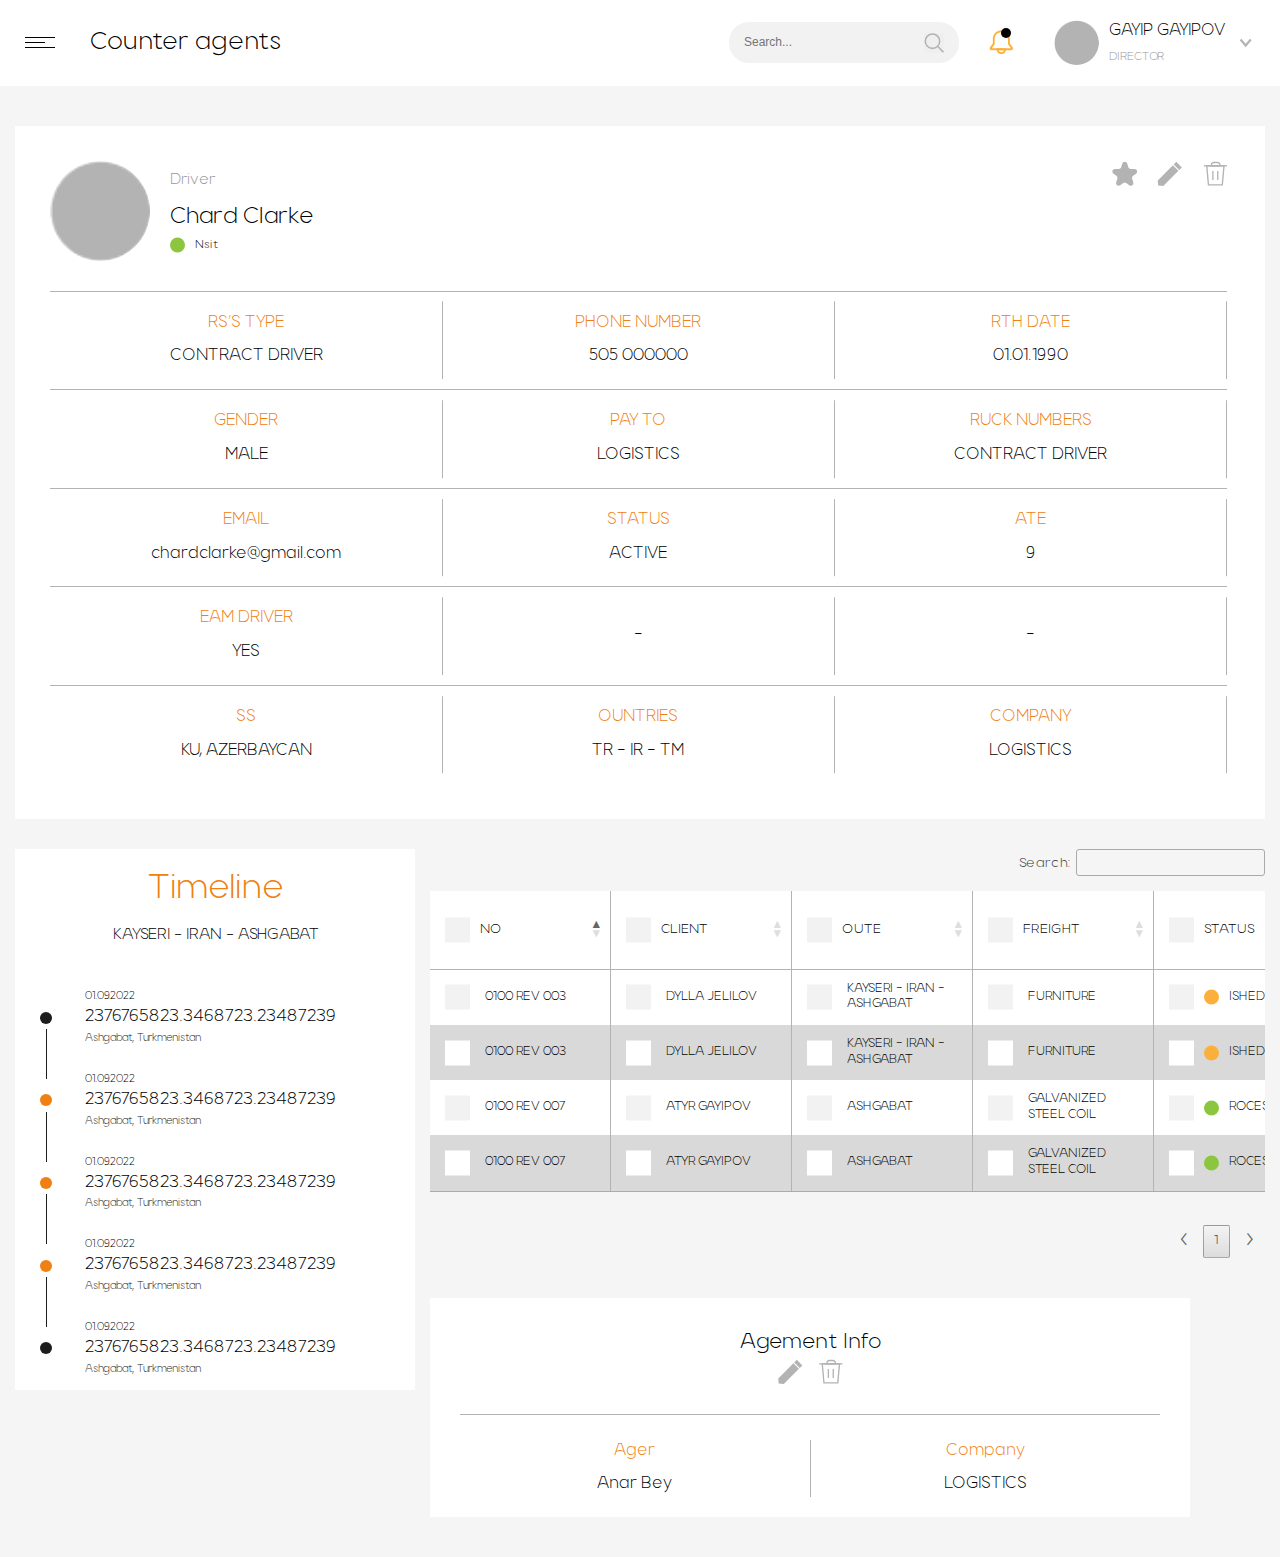
<file: profile.html>
<!DOCTYPE html>
<html lang="en">

<head>
    <meta charset="UTF-8">
    <meta http-equiv="X-UA-Compatible" content="IE=edge">
    <meta name="viewport" content="width=device-width, initial-scale=1.0">
    <link rel="stylesheet" href="assets/css/main.css">
    <link rel="stylesheet" href="assets/css/data-table.css">
    <link rel="stylesheet" href="assets/fonts/Arodora/stylesheet.css">

    <title>Profile</title>
</head>

<body>

    <!-- Aside ================================================ -->
    <aside class="aside">
        <div class="aside_inner">
            <a href="#" class="logo">
                <img src="assets/images/logo.png" alt="logo">
            </a>

            <nav class="nav">
                <a href="#" class="nav_link active">Dashboard</a>
                <a href="#" class="nav_link">Counter Agents</a>
                <a href="#" class="nav_link">Customers</a>
                <a href="#" class="nav_link">Companies</a>
                <a href="#" class="nav_link">Loads/Orders</a>

                <form action="#" class="mobile_search">
                    <div class="mobile_search-input">
                        <input type="text" placeholder="Search...">
                    </div>

                    <button type="submit" class="mobile_search-btn">
                        <svg width="26" height="26" viewBox="0 0 26 26" fill="none" xmlns="http://www.w3.org/2000/svg">
                            <path
                                d="M11.03 19.99C16.1828 19.99 20.36 15.8128 20.36 10.66C20.36 5.50714 16.1828 1.32996 11.03 1.32996C5.87721 1.32996 1.69995 5.50714 1.69995 10.66C1.69995 15.8128 5.87721 19.99 11.03 19.99Z"
                                stroke="#B3B3B3" stroke-width="2" stroke-miterlimit="10" />
                            <path d="M25.1898 24.82L17.6299 17.26" stroke="#B3B3B3" stroke-width="2"
                                stroke-miterlimit="10" />
                        </svg>
                    </button>
                </form>
            </nav>
        </div>
    </aside>
    <!-- Aside end ============================================ -->

    <!-- Main ================================================= -->
    <main class="main">
        <header class="header">
            <div class="header_row">
                <div class="header_group">
                    <div class="burger">
                        <span></span>
                    </div>

                    <h2 class="header_title">
                        Counter agents
                    </h2>
                </div>

                <div class="header_group">
                    <form action="#" class="header_search">
                        <div class="header_search-input">
                            <input type="text" placeholder="Search...">
                        </div>

                        <button class="header_search-btn">
                            <svg width="26" height="26" viewBox="0 0 26 26" fill="none"
                                xmlns="http://www.w3.org/2000/svg">
                                <path
                                    d="M11.03 19.99C16.1828 19.99 20.36 15.8128 20.36 10.66C20.36 5.50714 16.1828 1.32996 11.03 1.32996C5.87721 1.32996 1.69995 5.50714 1.69995 10.66C1.69995 15.8128 5.87721 19.99 11.03 19.99Z"
                                    stroke="#B3B3B3" stroke-width="2" stroke-miterlimit="10" />
                                <path d="M25.1898 24.82L17.6299 17.26" stroke="#B3B3B3" stroke-width="2"
                                    stroke-miterlimit="10" />
                            </svg>
                        </button>
                    </form>

                    <a href="#" class="notification active">
                        <svg width="26" height="27" viewBox="0 0 26 27" fill="none" xmlns="http://www.w3.org/2000/svg">
                            <path
                                d="M16.8801 20.75C16.9074 21.3008 16.8226 21.8514 16.6306 22.3684C16.4387 22.8853 16.1437 23.3579 15.7635 23.7574C15.3834 24.1569 14.9259 24.4749 14.4191 24.6923C13.9122 24.9096 13.3665 25.0217 12.8151 25.0217C12.2636 25.0217 11.7179 24.9096 11.2111 24.6923C10.7042 24.4749 10.2469 24.1569 9.86669 23.7574C9.48654 23.3579 9.19158 22.8853 8.99963 22.3684C8.80768 21.8514 8.72279 21.3008 8.75012 20.75H16.8801Z"
                                stroke="#FBB03B" stroke-width="2" stroke-miterlimit="10" />
                            <path
                                d="M23.4901 20.7501H2.15009C1.97552 20.751 1.80408 20.7033 1.6551 20.6123C1.50611 20.5213 1.38549 20.3906 1.30659 20.2349C1.22768 20.0792 1.19369 19.9046 1.20844 19.7306C1.2232 19.5567 1.28608 19.3903 1.39008 19.2501L4.62006 14.9501V9.53005C4.6199 8.44133 4.83658 7.36348 5.25739 6.35937C5.67821 5.35526 6.29478 4.44501 7.07111 3.68171C7.84744 2.91841 8.76791 2.31735 9.779 1.91359C10.7901 1.50984 11.8715 1.31146 12.96 1.33005C15.1379 1.42087 17.195 2.3557 18.6956 3.93661C20.1963 5.51753 21.0227 7.62043 21.0001 9.80005V15.0001L24.21 19.3001C24.3023 19.4364 24.3568 19.5948 24.3679 19.759C24.3789 19.9233 24.3461 20.0876 24.2729 20.235C24.1997 20.3825 24.0887 20.5078 23.9511 20.5983C23.8136 20.6888 23.6545 20.7412 23.4901 20.7501Z"
                                stroke="#FBB03B" stroke-width="2" stroke-miterlimit="10" />
                        </svg>
                    </a>

                    <div class="user">
                        <div class="user_photo">
                            <img src="assets/images/user-photo.png" alt="user-photo">
                        </div>

                        <div class="user_group">
                            <h4 class="user_name">
                                Gayip Gayipov
                            </h4>
                            <div class="user_prof">
                                Director
                            </div>
                        </div>
                    </div>
                </div>
            </div>
        </header>


        <div class="main_inner">
            <div class="profile">
                <div class="profile_box">
                    <div class="profile_row">
                        <div class="profile_user">
                            <div class="profile_user-photo">
                                <img src="assets/images/user-photo.png" alt="user-photo">
                            </div>

                            <div class="profile_group">
                                <p class="profile_user-prof">
                                    Driver
                                </p>
                                <h4 class="profile_user-name">
                                    Chard Clarke
                                </h4>
                                <h6 class="profile_user-subname">
                                    Nsit
                                </h6>
                            </div>
                        </div>

                        <div class="profile_filter">
                            <a href="#" class="profile_filter-edit">
                                <svg width="29" height="28" viewBox="0 0 29 28" fill="none"
                                    xmlns="http://www.w3.org/2000/svg">
                                    <path
                                        d="M17.0005 2.98003L18.2805 6.92003C18.4743 7.50367 18.8474 8.01123 19.3466 8.37036C19.8458 8.72949 20.4456 8.92186 21.0606 8.92003H25.2005C25.8168 8.91993 26.4175 9.11486 26.9163 9.47691C27.4151 9.83896 27.7864 10.3496 27.9773 10.9356C28.1682 11.5216 28.1689 12.153 27.979 12.7394C27.7892 13.3258 27.4187 13.8371 26.9206 14.2L23.5606 16.63C23.0631 16.9949 22.6931 17.5071 22.5028 18.094C22.3126 18.6808 22.3118 19.3127 22.5005 19.9L23.7805 23.84C23.9759 24.4267 23.9793 25.0603 23.7903 25.649C23.6013 26.2377 23.2296 26.7509 22.7293 27.1142C22.2289 27.4775 21.6259 27.6719 21.0076 27.6694C20.3893 27.6668 19.7879 27.4674 19.2905 27.1L15.9404 24.67C15.443 24.3052 14.8423 24.1086 14.2255 24.1086C13.6087 24.1086 13.0079 24.3052 12.5105 24.67L9.15053 27.1C8.6519 27.4602 8.05228 27.6538 7.43715 27.653C6.82203 27.6523 6.22276 27.4573 5.725 27.0959C5.22723 26.7345 4.85634 26.2251 4.66518 25.6405C4.47402 25.0558 4.47242 24.4257 4.66054 23.84L5.94045 19.9C6.13391 19.313 6.13555 18.6797 5.94497 18.0918C5.75438 17.5039 5.38155 16.9919 4.88051 16.63L1.53054 14.2C1.0324 13.8371 0.661907 13.3258 0.472066 12.7394C0.282224 12.153 0.282748 11.5216 0.473653 10.9356C0.664558 10.3496 1.03601 9.83896 1.53481 9.47691C2.03361 9.11486 2.63416 8.91993 3.25051 8.92003H7.39052C8.00548 8.92186 8.60532 8.72949 9.10451 8.37036C9.60371 8.01123 9.9768 7.50367 10.1706 6.92003L11.4505 2.98003C11.642 2.3951 12.0135 1.88565 12.5119 1.52444C13.0102 1.16324 13.61 0.96875 14.2255 0.96875C14.841 0.96875 15.4407 1.16324 15.9391 1.52444C16.4375 1.88565 16.809 2.3951 17.0005 2.98003Z"
                                        fill="#B3B3B3" />
                                </svg>
                            </a>
                            <a href="#" class="profile_filter-edit">
                                <svg width="28" height="28" viewBox="0 0 28 28" fill="none"
                                    xmlns="http://www.w3.org/2000/svg">
                                    <path
                                        d="M23.4403 10.96L6.51038 27.9L0.720337 27.48L0.320312 21.71L17.2504 4.77002L23.4403 10.96Z"
                                        fill="#B3B3B3" />
                                    <path
                                        d="M27.2668 7.14812L21.0654 0.946777L18.1804 3.83177L24.3818 10.0331L27.2668 7.14812Z"
                                        fill="#B3B3B3" />
                                </svg>
                            </a>
                            <a href="#" class="profile_filter-edit delete">
                                <svg width="27" height="28" viewBox="0 0 27 28" fill="none"
                                    xmlns="http://www.w3.org/2000/svg">
                                    <path d="M0.959961 5.43994H26.88" stroke="#B3B3B3" stroke-width="1.5"
                                        stroke-miterlimit="10" />
                                    <path d="M23.59 5.43994L21.66 26.6899H6.17004L4.25 5.43994H23.59Z" stroke="#B3B3B3"
                                        stroke-width="1.5" stroke-miterlimit="10" />
                                    <path d="M11.1094 11.2V21.2399" stroke="#B3B3B3" stroke-width="1.5"
                                        stroke-miterlimit="10" />
                                    <path d="M16.6094 11.2V21.2399" stroke="#B3B3B3" stroke-width="1.5"
                                        stroke-miterlimit="10" />
                                    <path
                                        d="M11.9998 1.72998H16.4397C17.1107 1.72998 17.7543 1.99653 18.2288 2.47099C18.7032 2.94546 18.9697 3.58898 18.9697 4.25998V5.43997H9.46973V4.25998C9.46973 3.58898 9.73635 2.94546 10.2108 2.47099C10.6853 1.99653 11.3288 1.72998 11.9998 1.72998V1.72998Z"
                                        stroke="#B3B3B3" stroke-width="1.5" stroke-miterlimit="10" />
                                </svg>
                            </a>
                        </div>
                    </div>

                    <div class="profile_box-info">
                        <div class="profile_box-item">
                            <h4 class="profile_box-item-title">
                                RS’S TYPE
                            </h4>
                            <div class="profile_box-item-txt">
                                CONTRACT DRIVER
                            </div>
                        </div>

                        <div class="profile_box-item">
                            <h4 class="profile_box-item-title">
                                PHONE NUMBER
                            </h4>
                            <div class="profile_box-item-txt">
                                505 000000
                            </div>
                        </div>

                        <div class="profile_box-item">
                            <h4 class="profile_box-item-title">
                                RTH DATE
                            </h4>
                            <div class="profile_box-item-txt">
                                01.01.1990
                            </div>
                        </div>

                        <div class="profile_box-item">
                            <h4 class="profile_box-item-title">
                                GENDER
                            </h4>
                            <div class="profile_box-item-txt">
                                MALE
                            </div>
                        </div>

                        <div class="profile_box-item">
                            <h4 class="profile_box-item-title">
                                PAY TO
                            </h4>
                            <div class="profile_box-item-txt">
                                LOGISTICS
                            </div>
                        </div>

                        <div class="profile_box-item">
                            <h4 class="profile_box-item-title">
                                RUCK NUMBERS
                            </h4>
                            <div class="profile_box-item-txt">
                                CONTRACT DRIVER
                            </div>
                        </div>

                        <div class="profile_box-item">
                            <h4 class="profile_box-item-title">
                                EMAIL
                            </h4>
                            <div class="profile_box-item-txt">
                                chardclarke@gmail.com
                            </div>
                        </div>

                        <div class="profile_box-item">
                            <h4 class="profile_box-item-title">
                                STATUS
                            </h4>
                            <div class="profile_box-item-txt">
                                ACTIVE
                            </div>
                        </div>

                        <div class="profile_box-item">
                            <h4 class="profile_box-item-title">
                                ATE
                            </h4>
                            <div class="profile_box-item-txt">
                                9
                            </div>
                        </div>

                        <div class="profile_box-item">
                            <h4 class="profile_box-item-title">
                                EAM DRIVER
                            </h4>
                            <div class="profile_box-item-txt">
                                YES
                            </div>
                        </div>

                        <div class="profile_box-item">
                            <div class="profile_box-item-txt">
                                -
                            </div>
                        </div>

                        <div class="profile_box-item">
                            <div class="profile_box-item-txt">
                                -
                            </div>
                        </div>

                        <div class="profile_box-item">
                            <h4 class="profile_box-item-title">
                                SS
                            </h4>
                            <div class="profile_box-item-txt">
                                KU, AZERBAYCAN
                            </div>
                        </div>

                        <div class="profile_box-item">
                            <h4 class="profile_box-item-title">
                                OUNTRIES
                            </h4>
                            <div class="profile_box-item-txt">
                                TR - IR - TM
                            </div>
                        </div>

                        <div class="profile_box-item">
                            <h4 class="profile_box-item-title">
                                COMPANY
                            </h4>
                            <div class="profile_box-item-txt">
                                LOGISTICS
                            </div>
                        </div>
                    </div>
                </div>

                <div class="profile_info">
                    <div class="timeline">
                        <h4 class="timeline_title">
                            Timeline
                        </h4>
                        <p class="timeline_txt">
                            KAYSERI - IRAN - ASHGABAT
                        </p>

                        <div class="timeline_item">
                            <p class="timeline_item-date">
                                01.09.2022
                            </p>
                            <h6 class="timeline_item-title">
                                2376765823.3468723.23487239
                            </h6>
                            <p class="timeline_item-subtitle">
                                Ashgabat, Turkmenistan
                            </p>
                        </div>

                        <div class="timeline_item">
                            <p class="timeline_item-date">
                                01.09.2022
                            </p>
                            <h6 class="timeline_item-title">
                                2376765823.3468723.23487239
                            </h6>
                            <p class="timeline_item-subtitle">
                                Ashgabat, Turkmenistan
                            </p>
                        </div>

                        <div class="timeline_item">
                            <p class="timeline_item-date">
                                01.09.2022
                            </p>
                            <h6 class="timeline_item-title">
                                2376765823.3468723.23487239
                            </h6>
                            <p class="timeline_item-subtitle">
                                Ashgabat, Turkmenistan
                            </p>
                        </div>

                        <div class="timeline_item">
                            <p class="timeline_item-date">
                                01.09.2022
                            </p>
                            <h6 class="timeline_item-title">
                                2376765823.3468723.23487239
                            </h6>
                            <p class="timeline_item-subtitle">
                                Ashgabat, Turkmenistan
                            </p>
                        </div>

                        <div class="timeline_item">
                            <p class="timeline_item-date">
                                01.09.2022
                            </p>
                            <h6 class="timeline_item-title">
                                2376765823.3468723.23487239
                            </h6>
                            <p class="timeline_item-subtitle">
                                Ashgabat, Turkmenistan
                            </p>
                        </div>
                    </div>

                    <div class="profile_desc">
                        <div class="customer_table">
                            <table>
                                <thead>
                                    <tr>
                                        <th>
                                            <span>No</span>
                                        </th>
                                        <th>
                                            <span>Client</span>
                                        </th>
                                        <th>
                                            <span>Oute</span>
                                        </th>
                                        <th>
                                            <span>Freight</span>
                                        </th>
                                        <th>
                                            <span>Status</span>
                                        </th>
                                    </tr>
                                </thead>

                                <tbody>
                                    <tr>
                                        <td>
                                            <span>
                                                0100 REV 003
                                            </span>
                                        </td>
                                        <td>
                                            <span>
                                                DYLLA JELILOV
                                            </span>
                                        </td>
                                        <td>
                                            <span>
                                                KAYSERI - IRAN - ASHGABAT
                                            </span>
                                        </td>
                                        <td>
                                            <span>
                                                FURNITURE
                                            </span>
                                        </td>
                                        <td>
                                            <span class="inactive">
                                                ISHED
                                            </span>
                                        </td>
                                    </tr>
                                    <tr>
                                        <td>
                                            <span>
                                                0100 REV 007
                                            </span>
                                        </td>
                                        <td>
                                            <span>
                                                ATYR GAYIPOV
                                            </span>
                                        </td>
                                        <td>
                                            <span>
                                                ASHGABAT
                                            </span>
                                        </td>
                                        <td>
                                            <span>
                                                GALVANIZED STEEL COIL
                                            </span>
                                        </td>
                                        <td>
                                            <span class="active">
                                                ROCESS
                                            </span>
                                        </td>
                                    </tr>
                                    <tr>
                                        <td>
                                            <span>
                                                0100 REV 003
                                            </span>
                                        </td>
                                        <td>
                                            <span>
                                                DYLLA JELILOV
                                            </span>
                                        </td>
                                        <td>
                                            <span>
                                                KAYSERI - IRAN - ASHGABAT
                                            </span>
                                        </td>
                                        <td>
                                            <span>
                                                FURNITURE
                                            </span>
                                        </td>
                                        <td>
                                            <span class="inactive">
                                                ISHED
                                            </span>
                                        </td>
                                    </tr>
                                    <tr>
                                        <td>
                                            <span>
                                                0100 REV 007
                                            </span>
                                        </td>
                                        <td>
                                            <span>
                                                ATYR GAYIPOV
                                            </span>
                                        </td>
                                        <td>
                                            <span>
                                                ASHGABAT
                                            </span>
                                        </td>
                                        <td>
                                            <span>
                                                GALVANIZED STEEL COIL
                                            </span>
                                        </td>
                                        <td>
                                            <span class="active">
                                                ROCESS
                                            </span>
                                        </td>
                                    </tr>
                                </tbody>
                            </table>
                        </div>

                        <div class="agement">
                            <div class="agement_row">
                                <h4 class="agement_title">
                                    Agement Info
                                </h4>

                                <div class="agement_edit">
                                    <a href="#">
                                        <svg width="28" height="28" viewBox="0 0 28 28" fill="none"
                                            xmlns="http://www.w3.org/2000/svg">
                                            <path
                                                d="M23.4403 10.96L6.51038 27.9L0.720337 27.48L0.320312 21.71L17.2504 4.77002L23.4403 10.96Z"
                                                fill="#B3B3B3" />
                                            <path
                                                d="M27.2668 7.14812L21.0654 0.946777L18.1804 3.83177L24.3818 10.0331L27.2668 7.14812Z"
                                                fill="#B3B3B3" />
                                        </svg>
                                    </a>

                                    <a href="#" class="agement_edit delete">
                                        <svg width="27" height="28" viewBox="0 0 27 28" fill="none"
                                            xmlns="http://www.w3.org/2000/svg">
                                            <path d="M0.959961 5.43994H26.88" stroke="#B3B3B3" stroke-width="1.5"
                                                stroke-miterlimit="10" />
                                            <path d="M23.59 5.43994L21.66 26.6899H6.17004L4.25 5.43994H23.59Z"
                                                stroke="#B3B3B3" stroke-width="1.5" stroke-miterlimit="10" />
                                            <path d="M11.1094 11.2V21.2399" stroke="#B3B3B3" stroke-width="1.5"
                                                stroke-miterlimit="10" />
                                            <path d="M16.6094 11.2V21.2399" stroke="#B3B3B3" stroke-width="1.5"
                                                stroke-miterlimit="10" />
                                            <path
                                                d="M11.9998 1.72998H16.4397C17.1107 1.72998 17.7543 1.99653 18.2288 2.47099C18.7032 2.94546 18.9697 3.58898 18.9697 4.25998V5.43997H9.46973V4.25998C9.46973 3.58898 9.73635 2.94546 10.2108 2.47099C10.6853 1.99653 11.3288 1.72998 11.9998 1.72998V1.72998Z"
                                                stroke="#B3B3B3" stroke-width="1.5" stroke-miterlimit="10" />
                                        </svg>
                                    </a>
                                </div>
                            </div>

                            <div class="agement_box">
                                <div class="agement_item">
                                    <h4 class="agement_item-title">
                                        Ager
                                    </h4>
                                    <p class="agement_item-txt">
                                        Anar Bey
                                    </p>
                                </div>

                                <div class="agement_item">
                                    <h4 class="agement_item-title">
                                        Company
                                    </h4>
                                    <p class="agement_item-txt">
                                        LOGISTICS
                                    </p>
                                </div>
                            </div>
                        </div>
                    </div>
                </div>
            </div>
        </div>
    </main>
    <!-- Main end ============================================= -->



    <script src="assets/js/jquery.js"></script>
    <script src="assets/js/data-table.min.js"></script>
    <script src="assets/js/main.js"></script>


    <script>
        // Data tables
        $(document).ready(function () {
            $('.customer_table table').DataTable({
                // "pagingType": "simple",
                "info": false,
                "lengthChange": false,
                "pageLength": 10,
                "searching": true,
                "fixedHeader": true,
                "scrollX": true,
                "language": {
                    // "url": "dataTables.russian.lang",
                    // "search": "Поиск:",
                    "paginate": {
                        first: '«',
                        previous: '‹',
                        next: '›',
                        last: '»'
                    },
                },
            });
        });
    </script>
</body>

</html>
</file>
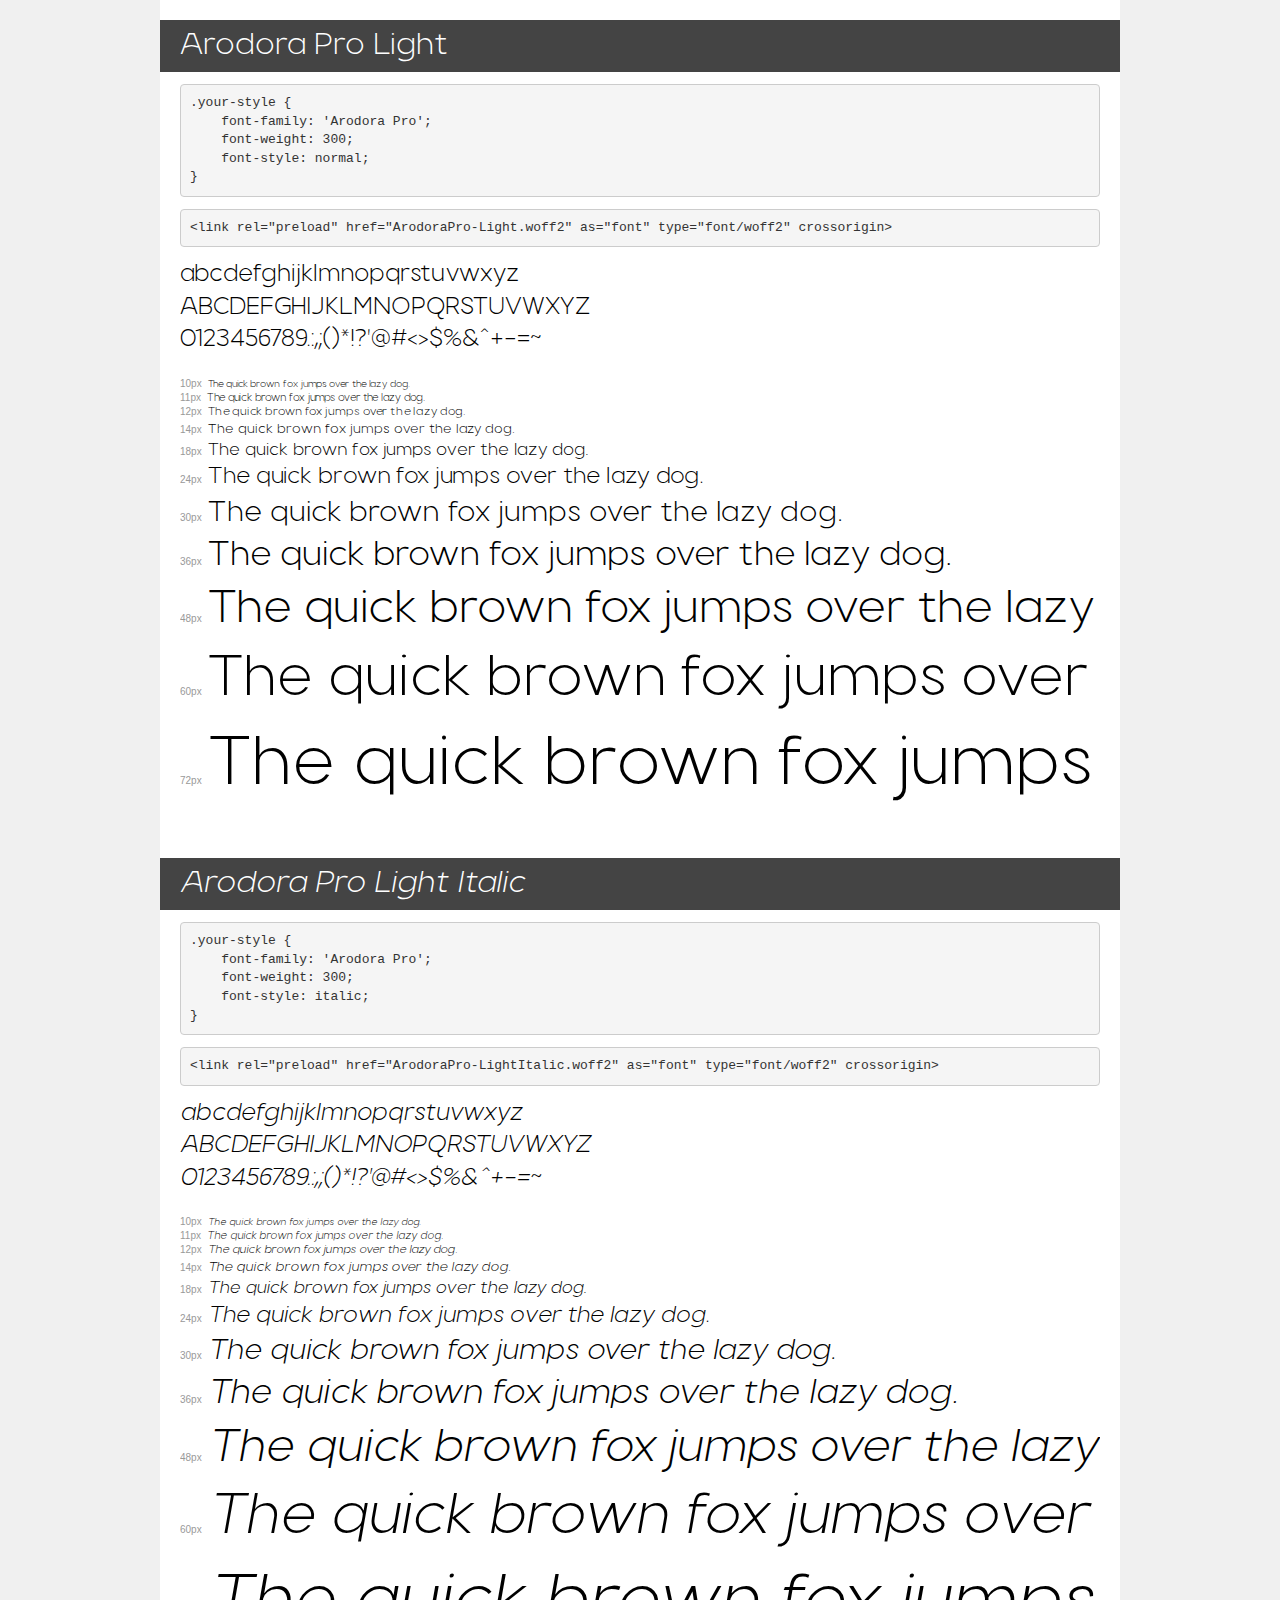
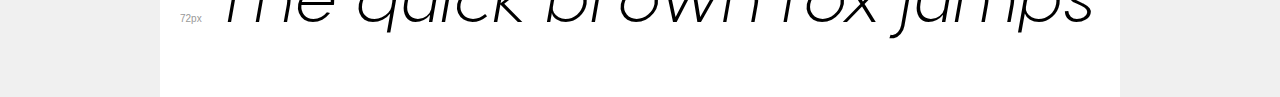
<file: assets/fonts/Arodora/demo.html>
<!DOCTYPE html>
<html lang="en">
<head>
    <meta charset="utf-8">
    <meta http-equiv="X-UA-Compatible" content="IE=edge">
    <meta name="viewport" content="width=device-width, initial-scale=1">
    <meta name="robots" content="noindex, noarchive">
    <meta name="format-detection" content="telephone=no">
    <title>Transfonter demo</title>
    <link href="stylesheet.css" rel="stylesheet">
    <style>
        /*
        http://meyerweb.com/eric/tools/css/reset/
        v2.0 | 20110126
        License: none (public domain)
        */
        html, body, div, span, applet, object, iframe,
        h1, h2, h3, h4, h5, h6, p, blockquote, pre,
        a, abbr, acronym, address, big, cite, code,
        del, dfn, em, img, ins, kbd, q, s, samp,
        small, strike, strong, sub, sup, tt, var,
        b, u, i, center,
        dl, dt, dd, ol, ul, li,
        fieldset, form, label, legend,
        table, caption, tbody, tfoot, thead, tr, th, td,
        article, aside, canvas, details, embed,
        figure, figcaption, footer, header, hgroup,
        menu, nav, output, ruby, section, summary,
        time, mark, audio, video {
            margin: 0;
            padding: 0;
            border: 0;
            font-size: 100%;
            font: inherit;
            vertical-align: baseline;
        }
        /* HTML5 display-role reset for older browsers */
        article, aside, details, figcaption, figure,
        footer, header, hgroup, menu, nav, section {
            display: block;
        }
        body {
            line-height: 1;
        }
        ol, ul {
            list-style: none;
        }
        blockquote, q {
            quotes: none;
        }
        blockquote:before, blockquote:after,
        q:before, q:after {
            content: '';
            content: none;
        }
        table {
            border-collapse: collapse;
            border-spacing: 0;
        }
        /* demo styles */
        body {
            background: #f0f0f0;
            color: #000;
        }
        .page {
            background: #fff;
            width: 920px;
            margin: 0 auto;
            padding: 20px 20px 0 20px;
            overflow: hidden;
        }
        .font-container {
            overflow-x: auto;
            overflow-y: hidden;
            margin-bottom: 40px;
            line-height: 1.3;
            white-space: nowrap;
            padding-bottom: 5px;
        }
        h1 {
            position: relative;
            background: #444;
            font-size: 32px;
            color: #fff;
            padding: 10px 20px;
            margin: 0 -20px 12px -20px;
        }
        .letters {
            font-size: 25px;
            margin-bottom: 20px;
        }
        .s10:before {
            content: '10px';
        }
        .s11:before {
            content: '11px';
        }
        .s12:before {
            content: '12px';
        }
        .s14:before {
            content: '14px';
        }
        .s18:before {
            content: '18px';
        }
        .s24:before {
            content: '24px';
        }
        .s30:before {
            content: '30px';
        }
        .s36:before {
            content: '36px';
        }
        .s48:before {
            content: '48px';
        }
        .s60:before {
            content: '60px';
        }
        .s72:before {
            content: '72px';
        }
        .s10:before, .s11:before, .s12:before, .s14:before,
        .s18:before, .s24:before, .s30:before, .s36:before,
        .s48:before, .s60:before, .s72:before {
            font-family: Arial, sans-serif;
            font-size: 10px;
            font-weight: normal;
            font-style: normal;
            color: #999;
            padding-right: 6px;
        }
        pre {
            display: block;
            padding: 9px;
            margin: 0 0 12px;
            font-family: Monaco, Menlo, Consolas, "Courier New", monospace;
            font-size: 13px;
            line-height: 1.428571429;
            color: #333;
            font-weight: normal;
            font-style: normal;
            background-color: #f5f5f5;
            border: 1px solid #ccc;
            overflow-x: auto;
            border-radius: 4px;
        }
        /* responsive */
        @media (max-width: 959px) {
            .page {
                width: auto;
                margin: 0;
            }
        }
    </style>
</head>
<body>
<div class="page">
    <div class="demo">
        <h1 style="font-family: 'Arodora Pro'; font-weight: 300; font-style: normal;">Arodora Pro Light</h1>
        <pre title="Usage">.your-style {
    font-family: 'Arodora Pro';
    font-weight: 300;
    font-style: normal;
}</pre>
        <pre title="Preload (optional)">
&lt;link rel=&quot;preload&quot; href=&quot;ArodoraPro-Light.woff2&quot; as=&quot;font&quot; type=&quot;font/woff2&quot; crossorigin&gt;</pre>
        <div class="font-container" style="font-family: 'Arodora Pro'; font-weight: 300; font-style: normal;">
            <p class="letters">
                abcdefghijklmnopqrstuvwxyz<br>
ABCDEFGHIJKLMNOPQRSTUVWXYZ<br>
                0123456789.:,;()*!?'@#&lt;&gt;$%&^+-=~
            </p>
            <p class="s10" style="font-size: 10px;">The quick brown fox jumps over the lazy dog.</p>
            <p class="s11" style="font-size: 11px;">The quick brown fox jumps over the lazy dog.</p>
            <p class="s12" style="font-size: 12px;">The quick brown fox jumps over the lazy dog.</p>
            <p class="s14" style="font-size: 14px;">The quick brown fox jumps over the lazy dog.</p>
            <p class="s18" style="font-size: 18px;">The quick brown fox jumps over the lazy dog.</p>
            <p class="s24" style="font-size: 24px;">The quick brown fox jumps over the lazy dog.</p>
            <p class="s30" style="font-size: 30px;">The quick brown fox jumps over the lazy dog.</p>
            <p class="s36" style="font-size: 36px;">The quick brown fox jumps over the lazy dog.</p>
            <p class="s48" style="font-size: 48px;">The quick brown fox jumps over the lazy dog.</p>
            <p class="s60" style="font-size: 60px;">The quick brown fox jumps over the lazy dog.</p>
            <p class="s72" style="font-size: 72px;">The quick brown fox jumps over the lazy dog.</p>
        </div>
    </div>

    <div class="demo">
        <h1 style="font-family: 'Arodora Pro'; font-weight: 300; font-style: italic;">Arodora Pro Light Italic</h1>
        <pre title="Usage">.your-style {
    font-family: 'Arodora Pro';
    font-weight: 300;
    font-style: italic;
}</pre>
        <pre title="Preload (optional)">
&lt;link rel=&quot;preload&quot; href=&quot;ArodoraPro-LightItalic.woff2&quot; as=&quot;font&quot; type=&quot;font/woff2&quot; crossorigin&gt;</pre>
        <div class="font-container" style="font-family: 'Arodora Pro'; font-weight: 300; font-style: italic;">
            <p class="letters">
                abcdefghijklmnopqrstuvwxyz<br>
ABCDEFGHIJKLMNOPQRSTUVWXYZ<br>
                0123456789.:,;()*!?'@#&lt;&gt;$%&^+-=~
            </p>
            <p class="s10" style="font-size: 10px;">The quick brown fox jumps over the lazy dog.</p>
            <p class="s11" style="font-size: 11px;">The quick brown fox jumps over the lazy dog.</p>
            <p class="s12" style="font-size: 12px;">The quick brown fox jumps over the lazy dog.</p>
            <p class="s14" style="font-size: 14px;">The quick brown fox jumps over the lazy dog.</p>
            <p class="s18" style="font-size: 18px;">The quick brown fox jumps over the lazy dog.</p>
            <p class="s24" style="font-size: 24px;">The quick brown fox jumps over the lazy dog.</p>
            <p class="s30" style="font-size: 30px;">The quick brown fox jumps over the lazy dog.</p>
            <p class="s36" style="font-size: 36px;">The quick brown fox jumps over the lazy dog.</p>
            <p class="s48" style="font-size: 48px;">The quick brown fox jumps over the lazy dog.</p>
            <p class="s60" style="font-size: 60px;">The quick brown fox jumps over the lazy dog.</p>
            <p class="s72" style="font-size: 72px;">The quick brown fox jumps over the lazy dog.</p>
        </div>
    </div>

</div>
</body>
</html>
</file>
<file: assets/css/main.css>
@charset "UTF-8";
*,
*::before,
*::after {
  margin: 0px;
  padding: 0px;
  border: none;
  outline: none;
  scroll-behavior: smooth;
}

button {
  outline: none;
}

button:focus {
  outline: none;
}

input::-webkit-outer-spin-button,
input::-webkit-inner-spin-button {
  -webkit-appearance: none;
  margin: 0;
}

/*** 
====================================================================
    Global Settings
====================================================================
***/
body {
  font-family: "Arodora Pro", sans-serif;
  font-size: 14px;
  color: #000;
  line-height: 1.7em;
  font-weight: 400;
  background: #F5F5F5;
  position: relative;
  box-sizing: border-box;
  -webkit-box-sizing: border-box;
  -moz-box-sizing: border-box;
  -webkit-font-smoothing: antialiased;
  -moz-font-smoothing: antialiased;
}
body.active {
  overflow: hidden;
}

body.active {
  overflow: hidden;
}

a {
  text-decoration: none;
  color: #000;
}

h1,
h2,
h3,
h4,
h5,
h6 {
  position: relative;
  font-weight: normal;
  margin: 0px;
  background: none;
  line-height: 1.6em;
}

/* Typography */
h1 {
  font-size: 4em;
}

h2 {
  font-size: 40px;
}

h3 {
  font-size: 34px;
}

h4 {
  font-size: 22px;
}

h5 {
  font-size: 20px;
}

h6 {
  font-size: 18px;
}

p {
  position: relative;
  line-height: 1.8em;
}

.auto_container {
  position: relative;
  max-width: 1400px;
  padding: 0px 60px;
  margin: 0 auto;
}

ul,
li {
  list-style: none;
  padding: 0px;
  margin: 0px;
}

/* width */
::-webkit-scrollbar {
  width: 8px;
}

/* Track */
::-webkit-scrollbar-track {
  background: #fff;
  border: 1px solid #DFDFDF;
  border-radius: 10px;
}

/* Handle */
::-webkit-scrollbar-thumb {
  background: #DFDFDF;
  border-radius: 10px;
}

/* Handle on hover */
::-webkit-scrollbar-thumb:hover {
  background: #DFDFDF;
}

.header {
  padding: 20px 25px;
  background: #fff;
}
.header .burger {
  display: block;
  margin-right: 35px;
  width: 30px;
  cursor: pointer;
}
.header .burger span {
  display: block;
  width: 20px;
  height: 1px;
  background: #000;
  position: relative;
}
.header .burger span::before {
  content: "";
  position: absolute;
  top: -5px;
  left: 0;
  width: 30px;
  height: 1px;
  background: #000;
}
.header .burger span::after {
  content: "";
  position: absolute;
  bottom: -5px;
  left: 0;
  width: 30px;
  height: 1px;
  background: #000;
}
.header_row {
  display: -webkit-box;
  display: -ms-flexbox;
  display: flex;
  -webkit-box-align: center;
      -ms-flex-align: center;
          align-items: center;
  -webkit-box-pack: justify;
      -ms-flex-pack: justify;
          justify-content: space-between;
}
.header_title {
  font-weight: 300;
  font-size: 26px;
  line-height: 1.5;
}
.header_group {
  display: -webkit-box;
  display: -ms-flexbox;
  display: flex;
  -webkit-box-align: center;
      -ms-flex-align: center;
          align-items: center;
}
.header_search {
  position: relative;
}
.header_search-input {
  width: 230px;
  display: block;
}
.header_search-input input {
  width: calc(100% - 70px);
  padding: 12px 55px 12px 15px;
  background: #f2f2f2;
  font-weight: 300;
  font-size: 12px;
  line-height: 1.4;
  border-radius: 20px;
}
.header_search-btn {
  position: absolute;
  top: 50%;
  transform: translateY(-50%);
  -moz-ransform: translateY(-50%);
  -o-transform: translateY(-50%);
  -ms-transform: translateY(-50%);
  -webkit-transform: translateY(-50%);
  right: 15px;
  width: 20px;
  height: 20px;
  cursor: pointer;
}
.header_search-btn svg {
  width: 100%;
  height: 100%;
  object-fit: contain;
  -o-object-fit: contain;
}
.header_search-btn svg path {
  -webkit-transition: all 0.2s ease-in-out 0s;
  transition: all 0.2s ease-in-out 0s;
  -moz-transition: all 0.2s ease-in-out 0s;
}
.header_search-btn:hover path {
  stroke: #EF8011;
}
.header .notification {
  position: relative;
  height: 25px;
  width: 25px;
  display: block;
  margin: 0 40px 0 30px;
}
.header .notification svg {
  width: 100%;
  height: 100%;
  object-fit: contain;
  -o-object-fit: contain;
}
.header .notification svg path {
  -webkit-transition: all 0.2s ease-in-out 0s;
  transition: all 0.2s ease-in-out 0s;
  -moz-transition: all 0.2s ease-in-out 0s;
}
.header .notification:hover path {
  stroke: #000;
}
.header .notification.active {
  -webkit-animation: alert 1s linear infinite;
          animation: alert 1s linear infinite;
}
.header .notification.active::after {
  content: "";
  position: absolute;
  top: -2px;
  right: 3px;
  width: 10px;
  height: 10px;
  border-radius: 50%;
  background: #000;
}
.header .user {
  display: -webkit-box;
  display: -ms-flexbox;
  display: flex;
  -webkit-box-align: center;
      -ms-flex-align: center;
          align-items: center;
}
.header .user_photo {
  width: 45px;
  height: 45px;
  border-radius: 50%;
  overflow: hidden;
  margin-right: 10px;
}
.header .user_photo img {
  width: 100%;
  height: 100%;
  object-fit: cover;
  -o-object-fit: cover;
}
.header .user_group {
  position: relative;
  padding-right: 30px;
}
.header .user_group::after {
  content: "";
  position: absolute;
  top: 50%;
  right: 0;
  transform: translateY(-50%);
  -moz-ransform: translateY(-50%);
  -o-transform: translateY(-50%);
  -ms-transform: translateY(-50%);
  -webkit-transform: translateY(-50%);
  width: 20px;
  height: 10px;
  background: url("../images/svg/user_arrow.svg") no-repeat center;
  background-size: contain;
}
.header .user_name {
  font-weight: 300;
  font-size: 17px;
  line-height: 1.4;
  margin-bottom: 5px;
  text-transform: uppercase;
}
.header .user_prof {
  font-weight: 300;
  font-size: 12px;
  line-height: 1.4;
  color: #999999;
  text-transform: uppercase;
}

@keyframes alert {
  25% {
    -webkit-transform: rotate(15deg);
            transform: rotate(15deg);
  }
  50% {
    -webkit-transform: rotate(0deg);
            transform: rotate(0deg);
  }
  75% {
    -webkit-transform: rotate(-15deg);
            transform: rotate(-15deg);
  }
  100% {
    -webkit-transform: rotate(0deg);
            transform: rotate(0deg);
  }
}
@-webkit-keyframes alert {
  25% {
    -webkit-transform: rotate(15deg);
            transform: rotate(15deg);
  }
  50% {
    -webkit-transform: rotate(0deg);
            transform: rotate(0deg);
  }
  75% {
    -webkit-transform: rotate(-15deg);
            transform: rotate(-15deg);
  }
  100% {
    -webkit-transform: rotate(0deg);
            transform: rotate(0deg);
  }
}
.aside {
  position: fixed;
  top: 0;
  left: -150%;
  -webkit-transition: all 0.2s ease-in-out 0s;
  transition: all 0.2s ease-in-out 0s;
  -moz-transition: all 0.2s ease-in-out 0s;
  z-index: 100;
  width: 100%;
  height: 100%;
  background: rgba(0, 0, 0, 0.5);
  -webkit-backdrop-filter: blur(3px);
          backdrop-filter: blur(3px);
}
.aside.active {
  left: 0;
}
.aside_inner {
  z-index: 10;
  padding: 50px 25px 20px;
  background: #fff;
  border-right: 1px solid #000;
  position: absolute;
  top: 0;
  left: -100%;
  width: 300px;
  height: 100%;
  display: -webkit-box;
  display: -ms-flexbox;
  display: flex;
  -webkit-box-orient: vertical;
  -webkit-box-direction: normal;
      -ms-flex-direction: column;
          flex-direction: column;
  -webkit-box-align: center;
      -ms-flex-align: center;
          align-items: center;
  border-radius: 0 140px 140px 0;
  -webkit-transition: all 0.2s ease-in-out 0s;
  transition: all 0.2s ease-in-out 0s;
  -webkit-transition: 0.3s linear;
  transition: 0.3s linear;
}
.aside_inner.active {
  border-radius: 0;
  left: 0;
}
.aside .mobile_search {
  display: none;
}
.aside .logo {
  width: 100px;
  height: 60px;
  display: block;
  margin: 0 auto 50px;
}
.aside .logo img {
  width: 100%;
  height: 100%;
  object-fit: contain;
  -o-object-fit: contain;
}
.aside .nav_link {
  display: block;
  margin-bottom: 40px;
  position: relative;
  padding-left: 45px;
  text-transform: uppercase;
  font-weight: 300;
  font-size: 17px;
  line-height: 1.4;
  -webkit-transition: all 0.2s ease-in-out 0s;
  transition: all 0.2s ease-in-out 0s;
  -moz-transition: all 0.2s ease-in-out 0s;
}
.aside .nav_link:hover {
  color: #EF8011;
  -webkit-transform: translateX(10px);
          transform: translateX(10px);
}
.aside .nav_link.active::before {
  content: "";
  position: absolute;
  top: 50%;
  transform: translateY(-50%);
  -moz-ransform: translateY(-50%);
  -o-transform: translateY(-50%);
  -ms-transform: translateY(-50%);
  -webkit-transform: translateY(-50%);
  left: 0;
  width: 20px;
  height: 20px;
  background: url("../images/active.png") no-repeat center;
  background-size: contain;
}
.aside .nav_link:last-child {
  margin-bottom: 0;
}

.main_inner {
  padding: 40px 15px;
}
.main_header-top {
  display: -webkit-box;
  display: -ms-flexbox;
  display: flex;
  -webkit-box-align: center;
      -ms-flex-align: center;
          align-items: center;
  -webkit-box-pack: justify;
      -ms-flex-pack: justify;
          justify-content: space-between;
}
.main_header-tabs {
  display: -webkit-box;
  display: -ms-flexbox;
  display: flex;
  -webkit-box-align: center;
      -ms-flex-align: center;
          align-items: center;
  -webkit-box-pack: start;
      -ms-flex-pack: start;
          justify-content: flex-start;
}
.main_header-tabs a {
  display: -webkit-box;
  display: -ms-flexbox;
  display: flex;
  -webkit-box-align: center;
      -ms-flex-align: center;
          align-items: center;
  -webkit-box-pack: center;
      -ms-flex-pack: center;
          justify-content: center;
  border-radius: 20px;
  cursor: pointer;
  margin-right: 15px;
  background: #fff;
  min-width: 80px;
  font-weight: 300;
  font-size: 16px;
  line-height: 1.3;
  color: #000;
  text-transform: uppercase;
  padding: 8px 15px;
  -webkit-transition: all 0.2s ease-in-out 0s;
  transition: all 0.2s ease-in-out 0s;
  -moz-transition: all 0.2s ease-in-out 0s;
}
.main_header-tabs a:hover {
  background: #EF8011;
  color: #fff;
}
.main_header-tabs a:hover path {
  stroke: #fff;
  fill: #fff;
}
.main_header-tabs a.active {
  background: #EF8011;
  color: #fff;
}
.main_header-tabs a.active path {
  stroke: #fff;
  fill: #fff;
}
.main_header-tabs a span {
  width: 20px;
  height: 15px;
  display: block;
  margin-left: 8px;
}
.main_header-tabs a span svg {
  width: 100%;
  height: 100%;
  object-fit: contain;
  -o-object-fit: contain;
}
.main_header-tabs a span svg path {
  -webkit-transition: all 0.2s ease-in-out 0s;
  transition: all 0.2s ease-in-out 0s;
  -moz-transition: all 0.2s ease-in-out 0s;
}
.main_header-filter {
  display: -webkit-box;
  display: -ms-flexbox;
  display: flex;
  -webkit-box-align: center;
      -ms-flex-align: center;
          align-items: center;
}
.main_header-filter-item {
  display: block;
  width: 20px;
  height: 20px;
  margin-right: 15px;
}
.main_header-filter-item:last-child {
  margin-right: 0;
}
.main_header-filter-item:hover path {
  fill: #EF8011;
  stroke: #EF8011;
}
.main_header-filter-item svg {
  width: 100%;
  height: 100%;
  object-fit: contain;
  -o-object-fit: contain;
}
.main_header-filter-item svg path {
  -webkit-transition: all 0.2s ease-in-out 0s;
  transition: all 0.2s ease-in-out 0s;
  -moz-transition: all 0.2s ease-in-out 0s;
}
.main .home {
  display: -webkit-box;
  display: -ms-flexbox;
  display: flex;
  -webkit-box-align: start;
      -ms-flex-align: start;
          align-items: flex-start;
  -webkit-box-pack: justify;
      -ms-flex-pack: justify;
          justify-content: space-between;
}
.main .home > .inner {
  width: calc(75% - 20px);
}
.main .home_title {
  font-weight: 300;
  font-size: 28px;
  line-height: 1.4;
  margin-bottom: 20px;
}
.main .home .hero {
  display: -webkit-box;
  display: -ms-flexbox;
  display: flex;
  -ms-flex-wrap: wrap;
      flex-wrap: wrap;
  margin: 0 -15px 30px;
}
.main .home .hero_item {
  width: calc(33.33% - 80px);
  margin: 15px;
  border-radius: 10px;
  padding: 20px 25px 20px;
}
.main .home .hero_item:nth-child(1) {
  background: #DBF7F4;
}
.main .home .hero_item:nth-child(2) {
  background: #FFF7D7;
}
.main .home .hero_item:nth-child(3) {
  background: #FBE9EF;
}
.main .home .hero_item:nth-child(4) {
  background: #F4F3FF;
}
.main .home .hero_item:nth-child(5) {
  background: #DEFFAB;
}
.main .home .hero_item:nth-child(6) {
  background: #FFCFCF;
}
.main .home .hero_item-title {
  font-weight: 400;
  font-size: 18px;
  line-height: 1.5;
  margin-bottom: 15px;
}
.main .home .hero_item-number {
  font-weight: 300;
  font-size: 70px;
  line-height: 1;
  text-align: center;
}
.main .home .loads {
  display: -webkit-box;
  display: -ms-flexbox;
  display: flex;
  -ms-flex-wrap: wrap;
      flex-wrap: wrap;
}
.main .home .loads_item {
  width: calc(50% - 70px);
  margin: 12px 10px;
  padding: 20px 25px;
  background: #fff;
  display: -webkit-box;
  display: -ms-flexbox;
  display: flex;
  -webkit-box-align: center;
      -ms-flex-align: center;
          align-items: center;
  -webkit-box-pack: justify;
      -ms-flex-pack: justify;
          justify-content: space-between;
  -webkit-box-shadow: 0px 0px 6px 0px rgba(0, 0, 0, 0.75);
  box-shadow: 0px 0px 6px 0px rgba(0, 0, 0, 0.75);
  border-radius: 10px;
}
.main .home .loads_item-photo {
  width: 70px;
  height: 70px;
  border-radius: 7px;
}
.main .home .loads_item-photo img {
  width: 100%;
  height: 100%;
  object-fit: cover;
  -o-object-fit: cover;
}
.main .home .loads_item-group {
  margin: 0 10px;
}
.main .home .loads_item-title {
  font-weight: 300;
  font-size: 26px;
  line-height: 1.4;
  margin-bottom: 5px;
}
.main .home .loads_item-txt {
  font-weight: 300;
  font-size: 14px;
  line-height: 1.3;
}
.main .home .loads_item .dot {
  width: 25px;
  height: 25px;
  border-radius: 50%;
  display: block;
  margin-right: 10px;
}
.main .home .loads_item .dot.green {
  background: #8CC63F;
}
.main .home .loads_item .dot.yellow {
  background: yellow;
}
.main .home .loads_item .dot.red {
  background: red;
}
.main .home .loads_item-text {
  font-weight: 300;
  font-size: 18px;
  line-height: 1.2;
  text-transform: uppercase;
}
.main .home .currency {
  display: block;
  -webkit-box-shadow: 0px 0px 6px 0px rgba(0, 0, 0, 0.75);
  box-shadow: 0px 0px 6px 0px rgba(0, 0, 0, 0.75);
  border-radius: 10px;
  padding: 20px;
  margin-bottom: 20px;
  background: #fff;
}
.main .home .currency_sublable {
  font-weight: 300;
  font-size: 12px;
  line-height: 1;
  margin-right: 15px;
}
.main .home .currency_row {
  display: -webkit-box;
  display: -ms-flexbox;
  display: flex;
  -webkit-box-align: center;
      -ms-flex-align: center;
          align-items: center;
}
.main .home .currency_title {
  font-weight: 400;
  font-size: 50px;
  line-height: 1.4;
  color: #F7931E;
  margin: 10px 0;
  font-family: "Michroma", sans-serif;
}
.main .home .currency_title span {
  color: #000;
  font-weight: 300;
  font-size: 20px;
  line-height: 1.4;
  text-transform: uppercase;
  font-family: "Arodora Pro", sans-serif;
}
.main .home .reminder {
  width: calc(25% - 20px);
}
.main .home .reminder_row {
  margin-bottom: 25px;
  display: -webkit-box;
  display: -ms-flexbox;
  display: flex;
  -webkit-box-align: center;
      -ms-flex-align: center;
          align-items: center;
}
.main .home .reminder_item {
  display: block;
  -webkit-box-shadow: 0px 0px 6px 0px rgba(0, 0, 0, 0.75);
  box-shadow: 0px 0px 6px 0px rgba(0, 0, 0, 0.75);
  border-radius: 10px;
  padding: 20px;
  margin-bottom: 20px;
  background: #fff;
}
.main .home .reminder_item-photo {
  width: 45px;
  height: 45px;
  border-radius: 50%;
  margin-right: 15px;
  display: block;
}
.main .home .reminder_item-photo img {
  width: 100%;
  height: 100%;
  object-fit: cover;
  -o-object-fit: cover;
}
.main .home .reminder_item-name {
  font-weight: 300;
  font-size: 22px;
  line-height: 1.4;
  margin-bottom: 5px;
}
.main .home .reminder_item-txt {
  font-weight: 300;
  font-size: 11px;
  line-height: 1.2;
}
.main .home .reminder_txt {
  font-weight: 400;
  font-size: 14px;
  line-height: 1.4;
}

.customer {
  margin-top: 30px;
}
.customer_table {
  padding-bottom: 10px;
}
.customer_table::-webkit-scrollbar-thumb {
  background: red;
  border-radius: 10px;
}
.customer_table .dataTables_scroll {
  width: 100%;
}
.customer_table .dataTables_scrollHeadInner {
  width: 100% !important;
}
.customer_table .dataTables_scrollHeadInner table {
  width: 100% !important;
}
.customer_table .dataTables_scrollBody table {
  width: 100% !important;
}
.customer_table table {
  width: 100%;
  border-collapse: collapse;
}
.customer_table table thead tr:first-child {
  border-collapse: separate;
  border-spacing: 0 1em;
}
.customer_table table thead tr:first-child th {
  padding: 30px 15px 30px;
  margin-bottom: 20px;
}
.customer_table table thead th {
  background: #fff;
  text-align: left;
  border-right: 1px solid #B3B3B3;
  border-bottom: none;
  text-transform: uppercase;
  min-width: 139px;
}
.customer_table table thead th:last-child {
  border-right: none;
}
.customer_table table thead th span {
  display: block;
  position: relative;
  padding-left: 35px;
  font-weight: 300;
  font-size: 14px;
  line-height: 1.3;
}
.customer_table table thead th span::before {
  content: "";
  position: absolute;
  top: 50%;
  transform: translateY(-50%);
  -moz-ransform: translateY(-50%);
  -o-transform: translateY(-50%);
  -ms-transform: translateY(-50%);
  -webkit-transform: translateY(-50%);
  left: 0;
  width: 25px;
  height: 25px;
  background: #F2F2F2;
}
.customer_table table thead th .th_row {
  display: -webkit-box;
  display: -ms-flexbox;
  display: flex;
  -webkit-box-align: center;
      -ms-flex-align: center;
          align-items: center;
  -webkit-box-pack: justify;
      -ms-flex-pack: justify;
          justify-content: space-between;
  margin-top: 30px;
}
.customer_table table thead th .th_search {
  display: block;
  position: relative;
  width: calc(100% - 50px);
}
.customer_table table thead th .th_search input {
  width: calc(100% - 50px);
  padding: 10px 35px 10px 15px;
  font-weight: 300;
  font-size: 14px;
  line-height: 1.2;
  background: #F2F2F2;
  border-radius: 10px;
}
.customer_table table thead th .th_search input:focus {
  background: #e6e6e6;
}
.customer_table table thead th .th_search-btn {
  display: block;
  width: 20px;
  height: 20px;
  cursor: pointer;
  background: transparent;
  z-index: 1;
  position: absolute;
  top: 50%;
  transform: translateY(-50%);
  -moz-ransform: translateY(-50%);
  -o-transform: translateY(-50%);
  -ms-transform: translateY(-50%);
  -webkit-transform: translateY(-50%);
  right: 10px;
}
.customer_table table thead th .th_search-btn:hover path {
  stroke: #EF8011;
}
.customer_table table thead th .th_search-btn svg {
  width: 100%;
  height: 100%;
  object-fit: contain;
  -o-object-fit: contain;
}
.customer_table table thead th .th_search-btn svg path {
  -webkit-transition: all 0.2s ease-in-out 0s;
  transition: all 0.2s ease-in-out 0s;
  -moz-transition: all 0.2s ease-in-out 0s;
}
.customer_table table thead th .th_show {
  display: block;
  width: 30px;
  height: 20px;
}
.customer_table table thead th .th_show:hover path {
  stroke: #EF8011;
  fill: #EF8011;
}
.customer_table table thead th .th_show svg {
  width: 100%;
  height: 100%;
  object-fit: contain;
  -o-object-fit: contain;
}
.customer_table table thead th .th_show svg path {
  -webkit-transition: all 0.2s ease-in-out 0s;
  transition: all 0.2s ease-in-out 0s;
  -moz-transition: all 0.2s ease-in-out 0s;
}
.customer_table table tbody tr {
  background: #fff;
}
.customer_table table tbody tr:nth-of-type(even) td {
  background: #D9D9D9;
}
.customer_table table tbody tr:nth-of-type(even) td span::before {
  background: #fff;
}
.customer_table table tbody tr:nth-of-type(even) td.budget-td {
  background: #FBB03B;
}
.customer_table table tbody tr:nth-of-type(even) td .budget_title {
  color: #000;
}
.customer_table table tbody tr:nth-of-type(even) td .budget_link {
  color: #000;
}
.customer_table table tbody tr:nth-of-type(even) td .budget_link span path {
  fill: #000;
}
.customer_table table tbody tr td {
  border-right: 1px solid #B3B3B3;
  padding: 12px 15px;
  background: #fff;
  min-width: 135px;
}
.customer_table table tbody tr td:last-child {
  border-right: none;
}
.customer_table table tbody tr td span {
  display: block;
  position: relative;
  padding-left: 40px;
  font-weight: 300;
  font-size: 13px;
  line-height: 1.2;
}
.customer_table table tbody tr td span::before {
  content: "";
  position: absolute;
  top: 50%;
  transform: translateY(-50%);
  -moz-ransform: translateY(-50%);
  -o-transform: translateY(-50%);
  -ms-transform: translateY(-50%);
  -webkit-transform: translateY(-50%);
  left: 0;
  width: 25px;
  height: 25px;
  background: #F2F2F2;
}
.customer_table table tbody tr td span.inactive {
  padding-left: 60px;
}
.customer_table table tbody tr td span.inactive::after {
  content: "";
  position: absolute;
  top: 50%;
  transform: translateY(-50%);
  -moz-ransform: translateY(-50%);
  -o-transform: translateY(-50%);
  -ms-transform: translateY(-50%);
  -webkit-transform: translateY(-50%);
  left: 35px;
  width: 15px;
  height: 15px;
  background: #FBB03B;
  border-radius: 50%;
}
.customer_table table tbody tr td span.active {
  padding-left: 60px;
}
.customer_table table tbody tr td span.active::after {
  content: "";
  position: absolute;
  top: 50%;
  transform: translateY(-50%);
  -moz-ransform: translateY(-50%);
  -o-transform: translateY(-50%);
  -ms-transform: translateY(-50%);
  -webkit-transform: translateY(-50%);
  left: 35px;
  width: 15px;
  height: 15px;
  background: #8CC63F;
  border-radius: 50%;
}
.customer_table table tbody tr td.budget-td {
  background: #000;
}
.customer_table table tbody tr td .budget {
  display: -webkit-box;
  display: -ms-flexbox;
  display: flex;
  -webkit-box-align: center;
      -ms-flex-align: center;
          align-items: center;
  -webkit-box-orient: vertical;
  -webkit-box-direction: normal;
      -ms-flex-direction: column;
          flex-direction: column;
}
.customer_table table tbody tr td .budget_title {
  font-weight: 300;
  font-size: 24px;
  line-height: 1.3;
  color: #FBB03B;
  text-align: center;
  margin-bottom: 5px;
}
.customer_table table tbody tr td .budget_link {
  display: -webkit-box;
  display: -ms-flexbox;
  display: flex;
  -webkit-box-align: center;
      -ms-flex-align: center;
          align-items: center;
  color: #FBB03B;
  font-weight: 300;
  font-size: 11px;
  line-height: 1.3;
  text-align: center;
}
.customer_table table tbody tr td .budget_link span {
  display: block;
  width: 18px;
  height: 18px;
  margin-right: 8px;
  padding-left: 0;
}
.customer_table table tbody tr td .budget_link span::before {
  content: none;
}
.customer_table table tbody tr td .budget_link span svg {
  width: 100%;
  height: 100%;
  object-fit: contain;
  -o-object-fit: contain;
}
.customer_table table tbody tr td .budget_link span svg path {
  fill: #FBB03B;
}
.customer_table table tbody tr .td_row {
  display: -webkit-box;
  display: -ms-flexbox;
  display: flex;
  -webkit-box-align: center;
      -ms-flex-align: center;
          align-items: center;
  -webkit-box-pack: center;
      -ms-flex-pack: center;
          justify-content: center;
}
.customer_table table tbody tr .td_row a {
  width: 25px;
  height: 20px;
  display: block;
  margin-right: 10px;
}
.customer_table table tbody tr .td_row a:last-child {
  margin-right: 0;
}
.customer_table table tbody tr .td_row a:first-child:hover path {
  fill: none !important;
}
.customer_table table tbody tr .td_row a:hover path {
  fill: #EF8011;
  stroke: #EF8011;
}
.customer_table table tbody tr .td_row a.red:hover path {
  fill: none !important;
}
.customer_table table tbody tr .td_row a svg {
  width: 100%;
  height: 100%;
  object-fit: contain;
  -o-object-fit: contain;
}
.customer_table table tbody tr .td_row a svg path {
  -webkit-transition: all 0.2s ease-in-out 0s;
  transition: all 0.2s ease-in-out 0s;
  -moz-transition: all 0.2s ease-in-out 0s;
}

.dtr-data,
.dtr-title {
  padding-left: 0 !important;
  margin-bottom: 15px;
}
.dtr-data::before,
.dtr-title::before {
  content: none !important;
}

.profile .customer_table {
  margin-bottom: 30px;
}
.profile_box {
  background: #fff;
  padding: 35px;
  margin-bottom: 30px;
}
.profile_box-info {
  display: -webkit-box;
  display: -ms-flexbox;
  display: flex;
  -ms-flex-wrap: wrap;
      flex-wrap: wrap;
  margin-top: 30px;
}
.profile_box-info.big .profile_box-item {
  width: calc(33.33% - 1px);
}
.profile_box-item {
  width: calc(20% - 1px);
  border-top: 1px solid #B3B3B3;
  border-bottom: none !important;
  text-align: center;
  padding: 20px 0;
  position: relative;
  display: -webkit-box;
  display: -ms-flexbox;
  display: flex;
  -webkit-box-orient: vertical;
  -webkit-box-direction: normal;
      -ms-flex-direction: column;
          flex-direction: column;
  -webkit-box-pack: center;
      -ms-flex-pack: center;
          justify-content: center;
}
.profile_box-item.full {
  width: calc(100% - 1px) !important;
}
.profile_box-item.quarter {
  width: calc(66.67% - 1px) !important;
}
.profile_box-item::after {
  content: "";
  position: absolute;
  top: 50%;
  right: 0;
  transform: translateY(-50%);
  -moz-ransform: translateY(-50%);
  -o-transform: translateY(-50%);
  -ms-transform: translateY(-50%);
  -webkit-transform: translateY(-50%);
  width: 0.5px;
  height: calc(100% - 20px);
  background: #B3B3B3;
}
.profile_box-item-title {
  font-weight: 300;
  font-size: 17px;
  line-height: 1.4;
  color: #EF8011;
  margin-bottom: 10px;
}
.profile_box-item-txt {
  font-weight: 300;
  font-size: 17px;
  line-height: 1.4;
}
.profile_row {
  display: -webkit-box;
  display: -ms-flexbox;
  display: flex;
  -webkit-box-align: start;
      -ms-flex-align: start;
          align-items: flex-start;
  -webkit-box-pack: justify;
      -ms-flex-pack: justify;
          justify-content: space-between;
}
.profile_user {
  display: -webkit-box;
  display: -ms-flexbox;
  display: flex;
  -webkit-box-align: center;
      -ms-flex-align: center;
          align-items: center;
}
.profile_user-photo {
  border-radius: 50%;
  overflow: hidden;
  width: 100px;
  height: 100px;
  margin-right: 20px;
}
.profile_user-photo img {
  width: 100%;
  height: 100%;
  object-fit: cover;
  -o-object-fit: cover;
}
.profile_user-prof {
  font-weight: 300;
  font-size: 16px;
  line-height: 1.3;
  color: #999999;
}
.profile_user-name {
  margin: 10px 0 5px;
  font-weight: 300;
  font-size: 24px;
  line-height: 1.4;
}
.profile_user-subname {
  font-weight: 300;
  font-size: 12px;
  line-height: 1;
  position: relative;
  padding-left: 25px;
}
.profile_user-subname::before {
  content: "";
  position: absolute;
  top: 50%;
  left: 0;
  transform: translateY(-50%);
  -moz-ransform: translateY(-50%);
  -o-transform: translateY(-50%);
  -ms-transform: translateY(-50%);
  -webkit-transform: translateY(-50%);
  width: 15px;
  height: 15px;
  background: #8CC63F;
  border-radius: 50%;
}
.profile_user-subname.b-none {
  padding-left: 0;
}
.profile_user-subname.b-none::before {
  content: none;
}
.profile_filter {
  display: -webkit-box;
  display: -ms-flexbox;
  display: flex;
  -webkit-box-align: center;
      -ms-flex-align: center;
          align-items: center;
}
.profile_filter-edit {
  width: 30px;
  height: 25px;
  margin-right: 15px;
}
.profile_filter-edit:last-child {
  margin-right: 0;
}
.profile_filter-edit.delete:hover path {
  fill: none;
  stroke: #EF8011;
}
.profile_filter-edit:hover path {
  fill: #EF8011;
}
.profile_filter-edit svg {
  width: 100%;
  height: 100%;
  object-fit: contain;
  -o-object-fit: contain;
}
.profile_filter-edit svg path {
  -webkit-transition: all 0.2s ease-in-out 0s;
  transition: all 0.2s ease-in-out 0s;
  -moz-transition: all 0.2s ease-in-out 0s;
}
.profile_info {
  display: -webkit-box;
  display: -ms-flexbox;
  display: flex;
  -webkit-box-align: start;
      -ms-flex-align: start;
          align-items: flex-start;
  -webkit-box-pack: justify;
      -ms-flex-pack: justify;
          justify-content: space-between;
}
.profile .timeline {
  padding: 15px 25px;
  background: #fff;
  width: 350px;
}
.profile .timeline_title {
  text-align: center;
  font-weight: 300;
  font-size: 36px;
  line-height: 1.4;
  color: #EF8011;
}
.profile .timeline_txt {
  margin: 10px 0 45px;
  font-weight: 300;
  font-size: 16px;
  line-height: 1.4;
  text-align: center;
}
.profile .timeline_item {
  position: relative;
  margin-bottom: 30px;
  padding-left: 45px;
}
.profile .timeline_item::before {
  content: "";
  position: absolute;
  top: 50%;
  left: 0;
  transform: translateY(-50%);
  -moz-ransform: translateY(-50%);
  -o-transform: translateY(-50%);
  -ms-transform: translateY(-50%);
  -webkit-transform: translateY(-50%);
  width: 12px;
  height: 12px;
  border-radius: 50%;
  background: #EF8011;
}
.profile .timeline_item::after {
  content: "";
  position: absolute;
  bottom: -35px;
  width: 1px;
  left: 6px;
  height: 50px;
  background: #1D1D1B;
}
.profile .timeline_item:nth-child(3)::before {
  background: #1D1D1B;
}
.profile .timeline_item:last-child {
  margin-bottom: 0;
}
.profile .timeline_item:last-child::before {
  background: #1D1D1B;
}
.profile .timeline_item:last-child::after {
  display: none;
}
.profile .timeline_item-date {
  font-weight: 300;
  font-size: 11px;
  line-height: 1;
}
.profile .timeline_item-title {
  margin: 4px 0;
  font-weight: 300;
  font-size: 18px;
  line-height: 1.2;
}
.profile .timeline_item-subtitle {
  font-weight: 300;
  font-size: 11px;
  line-height: 1.1;
  color: #1D1D1B;
}
.profile_desc {
  width: calc(100% - 415px);
}
.profile .agement {
  background: #fff;
  margin-top: 20px;
  padding: 30px 30px 20px;
  max-width: 700px;
}
.profile .agement_row {
  display: -webkit-box;
  display: -ms-flexbox;
  display: flex;
  -webkit-box-align: center;
      -ms-flex-align: center;
          align-items: center;
  -webkit-box-pack: justify;
      -ms-flex-pack: justify;
          justify-content: space-between;
  -webkit-box-orient: vertical;
  -webkit-box-direction: normal;
      -ms-flex-direction: column;
          flex-direction: column;
  border-bottom: 1px solid #B3B3B3;
  padding-bottom: 30px;
  margin-bottom: 25px;
}
.profile .agement_title {
  font-weight: 300;
  font-size: 22px;
  line-height: 1.4;
  text-align: center;
}
.profile .agement_edit {
  display: -webkit-box;
  display: -ms-flexbox;
  display: flex;
  -webkit-box-align: center;
      -ms-flex-align: center;
          align-items: center;
}
.profile .agement_edit a {
  width: 25px;
  height: 25px;
  margin-right: 15px;
  display: block;
  cursor: pointer;
}
.profile .agement_edit a:hover path {
  fill: #EF8011;
}
.profile .agement_edit a.delete:hover path {
  fill: none;
  stroke: #EF8011;
}
.profile .agement_edit a:last-child {
  margin-right: 0;
}
.profile .agement_edit a svg {
  width: 100%;
  height: 100%;
  object-fit: contain;
  -o-object-fit: contain;
}
.profile .agement_edit a svg path {
  -webkit-transition: all 0.2s ease-in-out 0s;
  transition: all 0.2s ease-in-out 0s;
  -moz-transition: all 0.2s ease-in-out 0s;
}
.profile .agement_box {
  display: -webkit-box;
  display: -ms-flexbox;
  display: flex;
  -webkit-box-align: center;
      -ms-flex-align: center;
          align-items: center;
  -webkit-box-pack: justify;
      -ms-flex-pack: justify;
          justify-content: space-between;
}
.profile .agement_item {
  width: 50%;
  text-align: center;
  border-right: 1px solid #B3B3B3;
}
.profile .agement_item:last-child {
  border-right: none;
}
.profile .agement_item-title {
  font-weight: 300;
  font-size: 17px;
  line-height: 1.4;
  color: #EF8011;
  margin-bottom: 10px;
}
.profile .agement_item-txt {
  font-weight: 300;
  font-size: 17px;
  line-height: 1.4;
}
.profile .chat {
  background: #fff;
  padding: 35px;
}
.profile .chat_row {
  display: -webkit-box;
  display: -ms-flexbox;
  display: flex;
  -webkit-box-align: center;
      -ms-flex-align: center;
          align-items: center;
  -webkit-box-pack: justify;
      -ms-flex-pack: justify;
          justify-content: space-between;
  padding-bottom: 40px;
  margin-bottom: 20px;
  border-bottom: 1px solid #B3B3B3;
}
.profile .chat_title {
  font-weight: 300;
  font-size: 22px;
  line-height: 1.2;
}
.profile .chat_txt {
  font-weight: 300;
  font-size: 14px;
  line-height: 1;
  position: relative;
  display: block;
  border-radius: 20px;
  border: 1px solid #B3B3B3;
  padding: 10px 20px;
}
.profile .chat_item {
  width: 45%;
}
.profile .chat_item.left {
  margin: 0 auto 20px 0;
}
.profile .chat_item.right {
  margin: 0 0 20px auto;
}
.profile .chat_item-row {
  display: -webkit-box;
  display: -ms-flexbox;
  display: flex;
  -webkit-box-align: center;
      -ms-flex-align: center;
          align-items: center;
  -webkit-box-pack: justify;
      -ms-flex-pack: justify;
          justify-content: space-between;
}
.profile .chat_item-user {
  display: -webkit-box;
  display: -ms-flexbox;
  display: flex;
  -webkit-box-align: center;
      -ms-flex-align: center;
          align-items: center;
}
.profile .chat_item-photo {
  width: 55px;
  height: 55px;
  border-radius: 50%;
  margin-right: 15px;
}
.profile .chat_item-photo img {
  width: 100%;
  height: 100%;
  object-fit: cover;
  -o-object-fit: cover;
}
.profile .chat_item-name {
  font-weight: 300;
  font-size: 24px;
  line-height: 1.3;
  margin-bottom: 5px;
}
.profile .chat_item-date {
  font-weight: 300;
  font-size: 12px;
  line-height: 1.1;
}
.profile .chat_item-edit {
  display: -webkit-box;
  display: -ms-flexbox;
  display: flex;
  -webkit-box-align: center;
      -ms-flex-align: center;
          align-items: center;
}
.profile .chat_item-edit a {
  display: block;
  width: 15px;
  height: 15px;
  margin-right: 10px;
}
.profile .chat_item-edit a:last-child {
  margin-right: 0;
}
.profile .chat_item-edit a:hover path {
  fill: #EF8011;
}
.profile .chat_item-edit a.delete:hover path {
  stroke: #EF8011;
  fill: none;
}
.profile .chat_item-edit a svg {
  width: 100%;
  height: 100%;
  object-fit: contain;
  -o-object-fit: contain;
}
.profile .chat_item-edit a svg path {
  -webkit-transition: all 0.2s ease-in-out 0s;
  transition: all 0.2s ease-in-out 0s;
  -moz-transition: all 0.2s ease-in-out 0s;
}
.profile .chat_item-txt {
  font-size: 14px;
  font-weight: 400;
  line-height: 1.3;
  background: #F2F2F2;
  border-radius: 20px;
  padding: 10px 20px;
  margin-top: 12px;
}

.post_info {
  display: -webkit-box;
  display: -ms-flexbox;
  display: flex;
  -webkit-box-align: start;
      -ms-flex-align: start;
          align-items: flex-start;
  -webkit-box-pack: justify;
      -ms-flex-pack: justify;
          justify-content: space-between;
}
.post_info .profile_desc {
  width: calc(100% - 565px);
}
.post_box {
  padding: 20px 25px;
  background: #fff;
  width: 500px;
}
.post_box-row {
  display: -webkit-box;
  display: -ms-flexbox;
  display: flex;
  -webkit-box-align: center;
      -ms-flex-align: center;
          align-items: center;
  -webkit-box-pack: justify;
      -ms-flex-pack: justify;
          justify-content: space-between;
  margin-bottom: 25px;
}
.post_box-title {
  font-weight: 300;
  font-size: 24px;
  line-height: 1.4;
}
.post_box-edit {
  display: -webkit-box;
  display: -ms-flexbox;
  display: flex;
  -webkit-box-align: center;
      -ms-flex-align: center;
          align-items: center;
}
.post_box-edit a {
  width: 20px;
  height: 20px;
  margin-right: 12px;
}
.post_box-edit a:last-child {
  margin-right: 0;
}
.post_box-edit a:hover path {
  fill: #EF8011;
}
.post_box-edit a.delete:hover path {
  fill: none;
  stroke: #EF8011;
}
.post_box-edit a svg {
  width: 100%;
  height: 100%;
  object-fit: contain;
  -o-object-fit: contain;
}
.post_box-edit a svg path {
  -webkit-transition: all 0.2s ease-in-out 0s;
  transition: all 0.2s ease-in-out 0s;
  -moz-transition: all 0.2s ease-in-out 0s;
}
.post_box-info {
  display: -webkit-box;
  display: -ms-flexbox;
  display: flex;
  -ms-flex-wrap: wrap;
      flex-wrap: wrap;
}
.post_box-item {
  width: calc(50% - 1px);
  border-top: 1px solid #B3B3B3;
  padding: 15px 0 20px;
  position: relative;
  text-align: center;
}
.post_box-item.full {
  width: calc(100% - 1px);
}
.post_box-item.full::before {
  content: none;
}
.post_box-item:nth-of-type(even)::before {
  content: none;
}
.post_box-item:nth-child(8)::before, .post_box-item:nth-child(10)::before {
  content: "";
}
.post_box-item:nth-child(9)::before, .post_box-item:nth-child(11)::before {
  content: none;
}
.post_box-item::before {
  content: "";
  position: absolute;
  top: 50%;
  transform: translateY(-50%);
  -moz-ransform: translateY(-50%);
  -o-transform: translateY(-50%);
  -ms-transform: translateY(-50%);
  -webkit-transform: translateY(-50%);
  right: 0;
  width: 1px;
  height: calc(100% - 20px);
  background: #B3B3B3;
}
.post_box-item-suptitle {
  font-weight: 300;
  font-size: 15px;
  line-height: 1;
  color: #EF8011;
  margin-bottom: 10px;
}
.post_box-item-title {
  font-weight: 300;
  font-size: 15px;
  line-height: 1;
}

.card_box {
  display: -webkit-box;
  display: -ms-flexbox;
  display: flex;
  -ms-flex-wrap: wrap;
      flex-wrap: wrap;
  margin: -20px;
}
.card_item {
  width: calc(33.33% - 80px);
  margin: 20px;
  padding: 40px 20px;
  text-align: center;
  display: -webkit-box;
  display: -ms-flexbox;
  display: flex;
  -webkit-box-orient: vertical;
  -webkit-box-direction: normal;
      -ms-flex-direction: column;
          flex-direction: column;
  -webkit-box-align: center;
      -ms-flex-align: center;
          align-items: center;
  border-radius: 20px;
  background: #fff;
}
.card_item-photo {
  width: 150px;
  height: 150px;
  position: relative;
  display: block;
}
.card_item-photo::before {
  content: "";
  position: absolute;
  top: 50%;
  left: 50%;
  transform: translate(-50%, -50%);
  -moz-ransform: translate(-50%, -50%);
  -o-transform: translate(-50%, -50%);
  -ms-transform: translate(-50%, -50%);
  -webkit-transform: translate(-50%, -50%);
  width: calc(100% + 15px);
  height: calc(100% + 15px);
  border: 4px solid #EF8011;
  border-radius: 50%;
}
.card_item-photo img {
  width: 100%;
  height: 100%;
  object-fit: contain;
  -o-object-fit: contain;
}
.card_item-name {
  margin: 45px 0 10px;
  font-weight: 300;
  font-size: 20px;
  line-height: 1.4;
}
.card_item-txt {
  font-weight: 300;
  font-size: 14px;
  line-height: 1.4;
  margin-bottom: 40px;
}
.card_item-link {
  display: inline-block;
  padding: 10px 25px;
  background: #EF8011;
  border-radius: 10px;
  font-weight: 300;
  font-size: 18px;
  line-height: 1.4;
  -webkit-transition: all 0.2s ease-in-out 0s;
  transition: all 0.2s ease-in-out 0s;
  -moz-transition: all 0.2s ease-in-out 0s;
}
.card_item-link:hover {
  background: #000;
  color: #EF8011;
}

.login_box {
  margin: 100px 0 40px;
  display: -webkit-box;
  display: -ms-flexbox;
  display: flex;
  -webkit-box-align: center;
      -ms-flex-align: center;
          align-items: center;
  -webkit-box-pack: center;
      -ms-flex-pack: center;
          justify-content: center;
}
.login_form {
  background: #fff;
  padding: 25px 50px;
  max-width: 700px;
  width: calc(100% - 150px);
  display: -webkit-box;
  display: -ms-flexbox;
  display: flex;
  -webkit-box-align: center;
      -ms-flex-align: center;
          align-items: center;
  -webkit-box-orient: vertical;
  -webkit-box-direction: normal;
      -ms-flex-direction: column;
          flex-direction: column;
}
.login_form-group {
  display: -webkit-box;
  display: -ms-flexbox;
  display: flex;
  -ms-flex-wrap: wrap;
      flex-wrap: wrap;
  margin-bottom: 20px;
}
.login_title {
  font-weight: 300;
  font-size: 34px;
  line-height: 1.3;
  width: 100%;
  margin: 0 7px 15px;
  text-transform: uppercase;
}
.login_input {
  width: calc(50% - 14px);
  margin: 7px;
}
.login_input.full {
  width: calc(100% - 14px);
}
.login_input input {
  width: calc(100% - 26px);
  padding: 10px 12px;
  border: 2px solid #FBB03B;
  font-weight: 300;
  font-size: 14px;
  line-height: 1.1;
  font-family: "Arodora Pro", sans-serif;
}
.login_input textarea {
  width: calc(100% - 26px);
  padding: 10px 12px;
  border: 2px solid #FBB03B;
  font-weight: 300;
  font-size: 14px;
  line-height: 1.1;
  resize: none;
  height: 75px;
  font-family: "Arodora Pro", sans-serif;
}
.login_btn {
  display: block;
  padding: 10px 30px;
  background: #000;
  color: #FBB03B;
  font-weight: 300;
  font-size: 18px;
  line-height: 1.3;
  cursor: pointer;
  text-transform: uppercase;
  -webkit-transition: all 0.2s ease-in-out 0s;
  transition: all 0.2s ease-in-out 0s;
  -moz-transition: all 0.2s ease-in-out 0s;
}
.login_btn:hover {
  background: #FBB03B;
  color: #000;
}

.edit {
  width: calc(100% - 615px);
  padding: 20px;
  background: #fff;
}
.edit_header-input {
  display: -webkit-box;
  display: -ms-flexbox;
  display: flex;
  -webkit-box-align: center;
      -ms-flex-align: center;
          align-items: center;
  margin-bottom: 20px;
}
.edit_header-input.date {
  max-width: 225px;
}
.edit_header-input.date input {
  text-align: center;
}
.edit_header-input label {
  font-weight: 300;
  font-size: 18px;
  line-height: 1.3;
  font-family: "Arodora Pro", sans-serif;
  display: block;
  background: #000;
  color: #fff;
  padding: 8px 15px;
  min-width: 70px;
  text-align: center;
  margin-right: 15px;
}
.edit_header-input input {
  padding: 8px 15px;
  width: calc(100% - 115px);
  background: -webkit-gradient(linear, left top, right top, color-stop(37%, #F29100), color-stop(55%, #F3970A), color-stop(85%, #F6A723), to(#F8B133));
  background: linear-gradient(90deg, #F29100 37%, #F3970A 55%, #F6A723 85%, #F8B133 100%);
  color: #000;
  font-weight: 300;
  font-size: 18px;
  line-height: 1.3;
  font-family: "Arodora Pro", sans-serif;
}
.edit_header-input input::-webkit-input-placeholder {
  color: #000;
}
.edit_header-input input::-moz-placeholder {
  color: #000;
}
.edit_header-input input:-ms-input-placeholder {
  color: #000;
}
.edit_header-input input::-ms-input-placeholder {
  color: #000;
}
.edit_header-input input::placeholder {
  color: #000;
}
.edit_body-title {
  font-weight: 300;
  font-size: 18px;
  line-height: 1.3;
  padding: 8px 15px;
  color: #fff;
  background: #000;
}
.edit_body-box .edit_body-input:nth-of-type(even) {
  background: #D9D9D9;
}
.edit_body-box .edit_body-input:nth-of-type(even) input {
  background: #D9D9D9;
}
.edit_body-input {
  counter-increment: count;
  padding-left: 25px;
  position: relative;
}
.edit_body-input.no-count {
  padding-left: 15px;
  background: #D9D9D9;
}
.edit_body-input.no-count:before {
  content: none;
}
.edit_body-input.no-count input {
  background: #D9D9D9;
}
.edit_body-input::before {
  content: counter(count, decimal);
  position: absolute;
  top: 50%;
  left: 10px;
  transform: translateY(-50%);
  -moz-ransform: translateY(-50%);
  -o-transform: translateY(-50%);
  -ms-transform: translateY(-50%);
  -webkit-transform: translateY(-50%);
}
.edit_body-input input {
  padding: 8px 15px;
  font-weight: 300;
  font-size: 13px;
  line-height: 1.3;
  color: #1D1D1B;
  font-family: "Arodora Pro", sans-serif;
  width: calc(100% - 30px);
}
.edit_body-input input::-webkit-input-placeholder {
  font-weight: 300;
  font-size: 13px;
  line-height: 1.3;
  color: #1D1D1B;
}
.edit_body-input input::-moz-placeholder {
  font-weight: 300;
  font-size: 13px;
  line-height: 1.3;
  color: #1D1D1B;
}
.edit_body-input input:-ms-input-placeholder {
  font-weight: 300;
  font-size: 13px;
  line-height: 1.3;
  color: #1D1D1B;
}
.edit_body-input input::-ms-input-placeholder {
  font-weight: 300;
  font-size: 13px;
  line-height: 1.3;
  color: #1D1D1B;
}
.edit_body-input input::placeholder {
  font-weight: 300;
  font-size: 13px;
  line-height: 1.3;
  color: #1D1D1B;
}
.edit_main {
  padding-bottom: 20px;
  margin-bottom: 20px;
  border-bottom: 5px solid #F3970A;
}
.edit_main-row {
  display: -webkit-box;
  display: -ms-flexbox;
  display: flex;
  -webkit-box-align: center;
      -ms-flex-align: center;
          align-items: center;
  -webkit-box-pack: justify;
      -ms-flex-pack: justify;
          justify-content: space-between;
  background: #000;
  padding: 8px 15px;
  margin-bottom: 10px;
}
.edit_main-group {
  display: -webkit-box;
  display: -ms-flexbox;
  display: flex;
  -webkit-box-align: center;
      -ms-flex-align: center;
          align-items: center;
}
.edit_main-title {
  font-weight: 300;
  font-size: 18px;
  line-height: 1.3;
  color: #fff;
}
.edit_main-num {
  font-weight: 300;
  font-size: 18px;
  line-height: 1.3;
  margin-right: 45px;
  color: #fff;
}
.edit_main-input {
  display: -webkit-box;
  display: -ms-flexbox;
  display: flex;
  -webkit-box-align: center;
      -ms-flex-align: center;
          align-items: center;
  -webkit-box-pack: justify;
      -ms-flex-pack: justify;
          justify-content: space-between;
  position: relative;
  margin-bottom: 7px;
  counter-increment: count;
  padding-left: 25px;
}
.edit_main-input::before {
  content: counter(count, decimal);
  left: -10px;
  position: relative;
}
.edit_main-input input {
  font-weight: 300;
  font-size: 14px;
  line-height: 1.3;
  color: #1D1D1B;
  padding: 8px 15px;
  width: calc(33.33% - 50px);
  font-family: "Arodora Pro", sans-serif;
}
.edit_main-input input:last-child {
  text-align: end;
}

/* Slider */
/* Icons */
/* Arrows */
.slick-prev,
.slick-next {
  position: absolute;
  display: block;
  height: 20px;
  width: 20px;
  line-height: 0px;
  font-size: 0px;
  cursor: pointer;
  background: transparent;
  color: transparent;
  top: 50%;
  -webkit-transform: translate(0, -50%);
  transform: translate(0, -50%);
  padding: 0;
  border: none;
  outline: none;
}
.slick-prev:hover, .slick-prev:focus,
.slick-next:hover,
.slick-next:focus {
  outline: none;
  background: transparent;
  color: transparent;
}
.slick-prev:hover:before, .slick-prev:focus:before,
.slick-next:hover:before,
.slick-next:focus:before {
  opacity: 1;
}
.slick-prev.slick-disabled:before,
.slick-next.slick-disabled:before {
  opacity: 0.25;
}
.slick-prev:before,
.slick-next:before {
  font-family: "slick";
  font-size: 20px;
  line-height: 1;
  color: #fff;
  opacity: 0.75;
  -webkit-font-smoothing: antialiased;
  -moz-osx-font-smoothing: grayscale;
}

.slick-prev {
  left: -25px;
}
[dir=rtl] .slick-prev {
  left: auto;
  right: -25px;
}
.slick-prev:before {
  content: "";
}
.hero_slider .slick-prev {
  position: absolute;
  top: 50%;
  transform: translateY(-50%);
  -ms-transform: translateY(-50%);
  -moz-transform: translateY(-50%);
  -o-transform: translateY(-50%);
  -webkit-transform: translateY(-50%);
  left: 100px;
  width: 36px;
  height: 24px;
  background: url("../images/svg/arrow_left.svg") no-repeat center;
  background-size: contain;
  z-index: 4;
}
.hero_slider .slick-next {
  position: absolute;
  top: 50%;
  transform: translateY(-50%);
  -ms-transform: translateY(-50%);
  -moz-transform: translateY(-50%);
  -o-transform: translateY(-50%);
  -webkit-transform: translateY(-50%);
  right: 100px;
  width: 36px;
  height: 24px;
  background: url("../images/svg/arrow_right.svg") no-repeat center;
  background-size: contain;
  z-index: 4;
}
.hero_slider .slick-dots {
  display: -webkit-box;
  display: -ms-flexbox;
  display: flex;
  -webkit-box-align: center;
      -ms-flex-align: center;
          align-items: center;
  -webkit-box-pack: center;
      -ms-flex-pack: center;
          justify-content: center;
}
.hero_slider .slick-dots li {
  display: block;
}
.hero_slider .slick-dots li button {
  display: block;
  width: 12px;
  height: 12px;
  border: 2px solid #fff;
  opacity: 0.3;
  border-radius: 50%;
}
.hero_slider .slick-dots li.slick-active {
  width: 30px;
  height: 30px;
}
.hero_slider .slick-dots li.slick-active button {
  background: url("../images/svg/dot.svg") no-repeat center !important;
  background-size: contain;
  width: 30px;
  height: 30px;
  border: none;
}

.project_box .slick-track {
  display: -webkit-box;
  display: -ms-flexbox;
  display: flex;
  -webkit-box-align: center;
      -ms-flex-align: center;
          align-items: center;
}
.project_box .slick-prev {
  position: absolute;
  top: 50%;
  transform: translateY(-50%);
  -ms-transform: translateY(-50%);
  -moz-transform: translateY(-50%);
  -o-transform: translateY(-50%);
  -webkit-transform: translateY(-50%);
  left: 100px;
  width: 36px;
  height: 24px;
  background: url("../images/svg/arrow_left.svg") no-repeat center;
  background-size: contain;
  z-index: 4;
}
.project_box .slick-next {
  position: absolute;
  top: 50%;
  transform: translateY(-50%);
  -ms-transform: translateY(-50%);
  -moz-transform: translateY(-50%);
  -o-transform: translateY(-50%);
  -webkit-transform: translateY(-50%);
  right: 100px;
  width: 36px;
  height: 24px;
  background: url("../images/svg/arrow_right.svg") no-repeat center;
  background-size: contain;
  z-index: 4;
}
.project_box .slick-dots {
  display: -webkit-box;
  display: -ms-flexbox;
  display: flex;
  -webkit-box-align: center;
      -ms-flex-align: center;
          align-items: center;
  -webkit-box-pack: center;
      -ms-flex-pack: center;
          justify-content: center;
  bottom: -50px;
}
.project_box .slick-dots li {
  display: block;
}
.project_box .slick-dots li button {
  display: block;
  width: 10px;
  height: 10px;
  border: 2.5px solid #fff;
  opacity: 0.8;
  border-radius: 50%;
}
.project_box .slick-dots li.slick-active {
  width: 15px;
  height: 15px;
}
.project_box .slick-dots li.slick-active button {
  background: #CBC72C;
  background-size: contain;
  width: 15px;
  height: 15px;
  border-radius: 50%;
}

.banner_box .slick-prev {
  position: absolute;
  top: 50%;
  transform: translateY(-50%);
  -ms-transform: translateY(-50%);
  -moz-transform: translateY(-50%);
  -o-transform: translateY(-50%);
  -webkit-transform: translateY(-50%);
  left: -200px;
  width: 36px;
  height: 24px;
  background: url("../images/svg/arrow_left.svg") no-repeat center;
  background-size: contain;
  z-index: 4;
}
.banner_box .slick-next {
  position: absolute;
  top: 50%;
  transform: translateY(-50%);
  -ms-transform: translateY(-50%);
  -moz-transform: translateY(-50%);
  -o-transform: translateY(-50%);
  -webkit-transform: translateY(-50%);
  right: -200px;
  width: 36px;
  height: 24px;
  background: url("../images/svg/arrow_right.svg") no-repeat center;
  background-size: contain;
  z-index: 4;
}

.news .slick-track {
  display: -webkit-box;
  display: -ms-flexbox;
  display: flex;
  -webkit-box-align: center;
      -ms-flex-align: center;
          align-items: center;
}
.news .slick-prev {
  position: absolute;
  top: 50%;
  transform: translateY(-50%);
  -ms-transform: translateY(-50%);
  -moz-transform: translateY(-50%);
  -o-transform: translateY(-50%);
  -webkit-transform: translateY(-50%);
  left: 200px;
  width: 36px;
  height: 24px;
  background: url("../images/svg/arrow_left-gold.svg") no-repeat center;
  background-size: contain;
  z-index: 4;
}
.news .slick-next {
  position: absolute;
  top: 50%;
  transform: translateY(-50%);
  -ms-transform: translateY(-50%);
  -moz-transform: translateY(-50%);
  -o-transform: translateY(-50%);
  -webkit-transform: translateY(-50%);
  right: 200px;
  width: 36px;
  height: 24px;
  background: url("../images/svg/arrow_right-gold.svg") no-repeat center;
  background-size: contain;
  z-index: 4;
}
.news .slick-dots {
  display: -webkit-box;
  display: -ms-flexbox;
  display: flex;
  -webkit-box-align: center;
      -ms-flex-align: center;
          align-items: center;
  -webkit-box-pack: center;
      -ms-flex-pack: center;
          justify-content: center;
  bottom: -50px;
}
.news .slick-dots li {
  display: block;
}
.news .slick-dots li button {
  display: block;
  width: 12px;
  height: 12px;
  border: 2px solid #fff;
  opacity: 0.3;
  border-radius: 50%;
}
.news .slick-dots li.slick-active {
  width: 30px;
  height: 30px;
}
.news .slick-dots li.slick-active button {
  background: url("../images/svg/dot.svg") no-repeat center !important;
  background-size: contain;
  width: 30px;
  height: 30px;
  border: none;
}

.slick-next {
  right: -25px;
}
[dir=rtl] .slick-next {
  left: -25px;
  right: auto;
}
.slick-next:before {
  content: "";
}
[dir=rtl] .slick-next:before {
  content: "←";
}

/* Dots */
.slick-dots {
  position: absolute;
  bottom: 32px;
  list-style: none;
  display: -webkit-box;
  display: -ms-flexbox;
  display: flex;
  text-align: center;
  -webkit-box-align: center;
      -ms-flex-align: center;
          align-items: center;
  -webkit-box-pack: center;
      -ms-flex-pack: center;
          justify-content: center;
  padding: 0;
  margin: 0;
  width: 100%;
}
.slick-dots li {
  position: relative;
  cursor: pointer;
  margin: 0 8px;
}
.slick-dots li button {
  border: 0;
  display: block;
  height: 14px;
  width: 14px;
  outline: none;
  color: transparent;
  border-radius: 50%;
  background: rgba(200, 200, 200, 0.5);
  cursor: pointer;
  -webkit-transition: all 0.2s ease-in-out 0s;
  transition: all 0.2s ease-in-out 0s;
  -moz-transition: all 0.2s ease-in-out 0s;
}
.slick-dots li button:focus {
  outline: none;
  background: blue;
}
.slick-dots li.slick-active button {
  background: blue;
  width: 28px;
  border-radius: 10px;
}

/* Slider */
.slick-slider {
  position: relative;
  display: block;
  -webkit-box-sizing: border-box;
          box-sizing: border-box;
  -webkit-touch-callout: none;
  -webkit-user-select: none;
  -moz-user-select: none;
  -ms-user-select: none;
  user-select: none;
  -ms-touch-action: pan-y;
  touch-action: pan-y;
  -webkit-tap-highlight-color: transparent;
}

.slick-list {
  position: relative;
  overflow: hidden;
  display: block;
  margin: 0;
  padding: 0;
}
.slick-list:focus {
  outline: none;
}
.slick-list.dragging {
  cursor: pointer;
  cursor: hand;
}

.slick-slider .slick-track,
.slick-slider .slick-list {
  -webkit-transform: translate3d(0, 0, 0);
  transform: translate3d(0, 0, 0);
}

.slick-track {
  position: relative;
  left: 0;
  top: 0;
  display: block;
  margin-left: auto;
  margin-right: auto;
}
.slick-track:before, .slick-track:after {
  content: "";
  display: table;
}
.slick-track:after {
  clear: both;
}
.slick-loading .slick-track {
  visibility: hidden;
}

.slick-slide {
  float: left;
  height: 100%;
  min-height: 1px;
  display: none;
}
[dir=rtl] .slick-slide {
  float: right;
}
.slick-slide img {
  display: block;
}
.slick-slide.slick-loading img {
  display: none;
}
.slick-slide.dragging img {
  pointer-events: none;
}
.slick-initialized .slick-slide {
  display: block;
}
.slick-loading .slick-slide {
  visibility: hidden;
}
.slick-vertical .slick-slide {
  display: block;
  height: auto;
  border: 1px solid transparent;
}

.slick-arrow.slick-hidden {
  display: none;
}

.custom-select select {
  display: none;
}

.custom-select {
  position: relative;
}

.select-selected {
  font-weight: 400;
  font-size: 16px;
  line-height: 1.4;
  padding: 12px 40px 12px 20px;
  cursor: pointer;
  background-color: #EDEDED;
  border-radius: 4px;
}
.select-selected.select-arrow-active {
  border-bottom: none;
  border: 4px 4px 0 0;
}
.select-selected.select-arrow-active:after {
  -webkit-transform: translateY(-50%) rotate(225deg);
          transform: translateY(-50%) rotate(225deg);
}
.select-selected::after {
  position: absolute;
  content: "";
  top: 50%;
  -webkit-transform: translateY(-50%) rotate(45deg);
          transform: translateY(-50%) rotate(45deg);
  right: 20px;
  width: 8px;
  height: 8px;
  z-index: 4;
  border-bottom: 1.5px solid #868686;
  border-right: 1.5px solid #868686;
  -webkit-transition: all 0.2s ease-in-out 0s;
  transition: all 0.2s ease-in-out 0s;
  -moz-transition: all 0.2s ease-in-out 0s;
}

.select-items {
  position: absolute;
  top: calc(100% + 10px);
  left: 0;
  right: 0;
  z-index: 99;
  cursor: pointer;
  -webkit-animation-name: select;
          animation-name: select;
  -webkit-animation-duration: 0.3s;
          animation-duration: 0.3s;
  background: #fff;
}
.select-items div {
  font-weight: 400;
  font-size: 14px;
  line-height: 1.4;
  color: black;
  padding: 10px;
  cursor: pointer;
  -webkit-transition: all 0.2s ease-in-out 0s;
  transition: all 0.2s ease-in-out 0s;
  -moz-transition: all 0.2s ease-in-out 0s;
  background-color: #EDEDED;
  border-radius: 4px;
  margin-bottom: 2px;
  border: 1px solid transparent;
}
.select-items div:last-child {
  margin-bottom: 0;
}
.select-items div:hover {
  border: 1px solid #EDEDED;
}
.select-items::-webkit-scrollbar {
  width: 10px;
}
.select-items::-webkit-scrollbar-track {
  background: #ededed;
  border-radius: 10px;
}
.select-items::-webkit-scrollbar-thumb {
  background: #aeaeae;
  -webkit-box-shadow: 0 0 6px rgba(0, 0, 0, 0.5);
          box-shadow: 0 0 6px rgba(0, 0, 0, 0.5);
}

.select-hide {
  display: none;
}

.select-items div:hover,
.same-as-selected {
  background-color: rgba(250, 250, 250, 0.5);
}

@media (max-width: 1500px) {
  .main .home_title {
    font-size: 22px;
  }
  .main .home > .inner {
    width: calc(75% - 10px);
  }
  .main .home .loads_item-photo {
    width: 50px;
    height: 50px;
  }
  .main .home .loads_item-title {
    font-size: 20px;
  }
  .main .home .loads_item-txt {
    font-size: 12px;
  }
  .main .home .loads_item .dot {
    width: 18px;
    height: 18px;
  }
  .main .home .loads_item-text {
    font-size: 15px;
  }
  .main .home .reminder {
    width: calc(25% - 10px);
  }
  .main .post_box {
    width: 400px;
  }
  .main .post_info {
    -ms-flex-wrap: wrap;
        flex-wrap: wrap;
  }
  .main .post_info .profile_desc {
    width: calc(100% - 465px);
  }
  .main .profile_box-item {
    width: calc(33.33% - 1px);
  }
  .main .edit {
    width: calc(100% - 40px);
    margin-top: 40px;
  }
}
@media (max-width: 1350px) {
  .aside .nav_link {
    padding-left: 30px;
    font-size: 16px;
  }
  .aside .nav_link.active::before {
    width: 15px;
    height: 15px;
  }

  .main .home {
    -webkit-box-orient: vertical;
    -webkit-box-direction: normal;
        -ms-flex-direction: column;
            flex-direction: column;
  }
  .main .home_title {
    width: 100%;
  }
  .main .home > .inner {
    width: 100%;
  }
  .main .home .reminder {
    width: 100%;
    margin-top: 30px;
    display: -webkit-box;
    display: -ms-flexbox;
    display: flex;
    -ms-flex-wrap: wrap;
        flex-wrap: wrap;
  }
  .main .home .reminder_item {
    width: calc(33.33% - 60px);
    margin: 10px;
  }
}
@media (max-width: 1100px) {
  .aside .logo {
    margin-bottom: 70px;
  }
  .aside .nav_link {
    font-size: 18px;
    padding-left: 45px;
  }
  .aside .nav_link.active::before {
    width: 20px;
    height: 20px;
  }
  .aside .mobile_search {
    display: block;
    position: relative;
  }
  .aside .mobile_search-input {
    width: 100%;
    max-width: 450px;
  }
  .aside .mobile_search-input input {
    font-size: 14px;
    font-weight: 400;
    line-height: 1.4;
    padding: 12px 55px 12px 16px;
    background: #f2f2f2;
    width: calc(100% - 71px);
    border-radius: 5px;
  }
  .aside .mobile_search-btn {
    position: absolute;
    top: 50%;
    right: 15px;
    transform: translateY(-50%);
    -moz-ransform: translateY(-50%);
    -o-transform: translateY(-50%);
    -ms-transform: translateY(-50%);
    -webkit-transform: translateY(-50%);
    width: 20px;
    height: 20px;
    background: transparent;
    cursor: pointer;
    display: block;
  }
  .aside .mobile_search-btn:hover path {
    stroke: #EF8011;
  }
  .aside .mobile_search-btn svg {
    width: 100%;
    height: 100%;
    object-fit: contain;
    -o-object-fit: contain;
  }
  .aside .mobile_search-btn svg path {
    -webkit-transition: all 0.2s ease-in-out 0s;
    transition: all 0.2s ease-in-out 0s;
    -moz-transition: all 0.2s ease-in-out 0s;
  }

  .header_search {
    display: none;
  }

  .main {
    margin-left: 0;
    width: 100%;
  }
  .main_header-top {
    -webkit-box-orient: vertical;
    -webkit-box-direction: reverse;
        -ms-flex-direction: column-reverse;
            flex-direction: column-reverse;
  }
  .main_header-tabs {
    -ms-flex-wrap: wrap;
        flex-wrap: wrap;
    -webkit-box-pack: center;
        -ms-flex-pack: center;
            justify-content: center;
    margin-top: 30px;
  }
  .main_header-tabs a {
    margin: 5px 7px;
    min-width: 90px;
  }
  .main .profile_user-photo {
    width: 70px;
    height: 70px;
  }
  .main .profile_user-name {
    line-height: 1.2;
    font-size: 20px;
    margin: 5px 0;
  }
  .main .profile_info {
    -webkit-box-orient: vertical;
    -webkit-box-direction: reverse;
        -ms-flex-direction: column-reverse;
            flex-direction: column-reverse;
  }
  .main .profile_desc {
    width: 100%;
  }
  .main .profile .timeline {
    margin-top: 30px;
    max-width: 700px;
    width: calc(100% - 60px);
    padding: 30px;
  }
  .main .post_box {
    width: calc(100% - 50px);
    max-width: 700px;
    margin-bottom: 40px;
  }
  .main .post_info {
    -webkit-box-orient: vertical;
    -webkit-box-direction: normal;
        -ms-flex-direction: column;
            flex-direction: column;
  }
  .main .post_info .profile_desc {
    width: 100%;
  }
  .main .card_item {
    width: calc(33.33% - 60px);
    margin: 15px;
    padding: 40px 15px;
  }
  .main .card_item-photo {
    width: 100px;
    height: 100px;
  }
  .main .card_item-name {
    font-size: 18px;
  }
  .main .card_item-txt {
    font-size: 13px;
  }
  .main .card_item-link {
    font-size: 16px;
    padding: 8px 24px;
  }
}
@media (max-width: 800px) {
  .main .home .hero_item-title {
    font-size: 16px;
  }
  .main .home .hero_item-number {
    font-size: 48px;
  }
  .main .home .loads_item {
    width: calc(100% - 50px);
  }
  .main .home .loads_item-photo {
    width: 70px;
    height: 70px;
  }
  .main .home .loads_item-title {
    font-size: 24px;
  }
  .main .home .loads_item-txt {
    font-size: 16px;
  }
  .main .home .loads_item .dot {
    width: 20px;
    height: 20px;
  }
  .main .home .loads_item-text {
    font-size: 18px;
  }
  .main .home .reminder_item {
    width: calc(50% - 60px);
  }
  .main .profile_filter-edit {
    width: 25px;
    height: 20px;
  }
  .main .profile_box-item {
    width: calc(50% - 1px);
    min-height: 60px;
  }
  .main .profile_box-item-txt {
    font-size: 15px;
  }
  .main .profile .agement_edit a {
    width: 20px;
    height: 20px;
  }
  .main .profile .chat_item {
    width: 70%;
  }
  .main .card_item {
    width: calc(50% - 60px);
    margin: 15px;
    padding: 40px 15px;
  }
}
@media (max-width: 650px) {
  .header_title {
    font-size: 18px;
  }
  .header .notification {
    margin: 0 20px 0;
  }
  .header .burger {
    margin-right: 20px;
    width: 20px;
  }
  .header .burger span {
    width: 15px;
  }
  .header .burger span::before, .header .burger span::after {
    width: 20px;
  }
  .header .user_photo {
    display: none;
  }
  .header .user_name {
    font-size: 14px;
  }
  .header .user_prof {
    font-size: 10px;
  }

  .login_form {
    padding: 25px;
    width: calc(100% - 100px);
  }
  .login_title {
    font-size: 24px;
  }

  .main .home .hero_item {
    width: calc(50% - 80px);
  }
  .main .home .loads_item-title {
    font-size: 20px;
  }
  .main .home .loads_item-txt {
    font-size: 14px;
  }
  .main .home .reminder_item {
    width: calc(100% - 40px);
    margin: 10px 0;
  }
  .main .home .currency_title {
    font-size: 30px;
  }
  .main .profile_user-name {
    font-size: 18px;
  }
  .main .profile_box-info.big .profile_box-item {
    width: calc(50% - 1px);
  }
  .main .profile_box-info.big .profile_box-item:nth-child(2) {
    width: calc(100% - 1px);
  }
  .main .profile_box-item.quarter {
    width: calc(100% - 1px) !important;
  }
  .main .profile .chat_item-photo {
    width: 45px;
    height: 45px;
  }
  .main .profile .chat_item-name {
    font-size: 18px;
  }
}
@media (max-width: 500px) {
  .aside_inner {
    width: 100%;
    max-width: 250px;
  }
  .aside .nav_link {
    font-size: 16px;
    padding-left: 30px;
  }
  .aside .nav_link.active::before {
    width: 15px;
    height: 15px;
  }

  .header_title {
    display: none;
  }
  .header .notification {
    width: 20px;
    height: 20px;
  }
  .header .notification.active::after {
    width: 8px;
    height: 8px;
  }

  .login_title {
    font-size: 20px;
  }
  .login_input {
    width: 100%;
    margin: 7px 0;
  }
  .login_input.full {
    width: 100%;
  }

  .edit_header-input.date {
    max-width: 200px;
  }
  .edit_header-input label {
    font-size: 15px;
    min-width: 50px;
  }
  .edit_header-input input {
    font-size: 14px;
    width: calc(100% - 70px);
  }
  .edit_main-title {
    font-size: 15px;
  }
  .edit_main-input input {
    font-size: 14px;
  }
  .edit_body-title {
    font-size: 15px;
  }
  .edit_body-input input {
    font-size: 14px;
  }

  .main .home .hero {
    margin: 0 0 30px;
    -webkit-box-pack: center;
        -ms-flex-pack: center;
            justify-content: center;
  }
  .main .home .hero_item {
    width: calc(100% - 50px);
    max-width: 300px;
    margin: 15px 0;
  }
  .main .home .hero_item-number {
    font-size: 40px;
  }
  .main .home .currency {
    min-width: 70%;
  }
  .main .home .loads_item {
    -ms-flex-wrap: wrap;
        flex-wrap: wrap;
    -webkit-box-pack: center;
        -ms-flex-pack: center;
            justify-content: center;
    padding: 15px 10px;
    width: calc(100% - 20px);
  }
  .main .home .loads_item-title {
    font-size: 18px;
  }
  .main .home .loads_item-txt {
    font-size: 12px;
  }
  .main .home .loads_item-group {
    margin: 0 0 0 15px;
    width: calc(100% - 100px);
  }
  .main .home .loads_item-photo {
    width: 50px;
    height: 50px;
  }
  .main .home .loads_item .dot {
    margin-top: 0px;
    margin-right: 0;
  }
  .main .home .loads_item-text {
    margin: 20px 0 0;
    display: none;
  }
  .main .post_box-title {
    font-size: 20px;
  }
  .main .post_box-item {
    width: 100%;
  }
  .main .post_box-item::before {
    display: none;
  }
  .main .post_info {
    -webkit-box-orient: vertical;
    -webkit-box-direction: normal;
        -ms-flex-direction: column;
            flex-direction: column;
  }
  .main .post_info .profile_desc {
    width: 100%;
  }
  .main .profile_row {
    -webkit-box-orient: vertical;
    -webkit-box-direction: normal;
        -ms-flex-direction: column;
            flex-direction: column;
    -webkit-box-align: end;
        -ms-flex-align: end;
            align-items: flex-end;
  }
  .main .profile_user {
    width: 100%;
    margin-bottom: 25px;
  }
  .main .profile_box-info.big .profile_box-item {
    width: calc(100% - 1px);
  }
  .main .profile_box-item {
    width: calc(100% - 1px);
  }
  .main .profile_box-item::after {
    display: none !important;
  }
  .main .profile .agement_box {
    -ms-flex-wrap: wrap;
        flex-wrap: wrap;
  }
  .main .profile .agement_item {
    width: 100%;
    margin-bottom: 15px;
    padding-bottom: 15px;
    border-bottom: 1px solid #B3B3B3;
    border-right: none;
  }
  .main .profile .agement_item:last-child {
    border-bottom: none;
  }
  .main .profile .timeline {
    padding: 20px 15px;
    width: calc(100% - 30px);
  }
  .main .profile .timeline_title {
    font-size: 26px;
  }
  .main .profile .timeline_txt {
    font-size: 14px;
  }
  .main .profile .timeline_item {
    padding-left: 30px;
  }
  .main .profile .timeline_item-title {
    word-wrap: break-word;
  }
  .main .profile .chat_item {
    width: 95%;
  }
  .main .card_item {
    width: calc(100% - 60px);
    max-width: 350px;
    margin: 15px auto;
    padding: 40px 15px;
  }
}
</file>
<file: assets/fonts/Arodora/stylesheet.css>
@font-face {
    font-family: 'Arodora Pro';
    src: url('ArodoraPro-Light.eot');
    src: url('ArodoraPro-Light.eot?#iefix') format('embedded-opentype'),
        url('ArodoraPro-Light.woff2') format('woff2'),
        url('ArodoraPro-Light.woff') format('woff'),
        url('ArodoraPro-Light.ttf') format('truetype');
    font-weight: 300;
    font-style: normal;
    font-display: swap;
}

@font-face {
    font-family: 'Arodora Pro';
    src: url('ArodoraPro-LightItalic.eot');
    src: url('ArodoraPro-LightItalic.eot?#iefix') format('embedded-opentype'),
        url('ArodoraPro-LightItalic.woff2') format('woff2'),
        url('ArodoraPro-LightItalic.woff') format('woff'),
        url('ArodoraPro-LightItalic.ttf') format('truetype');
    font-weight: 300;
    font-style: italic;
    font-display: swap;
}
</file>
<file: assets/fonts/Michroma/stylesheet.css>
@font-face {
    font-family: 'Michroma';
    src: url('Michroma.eot');
    src: url('Michroma.eot?#iefix') format('embedded-opentype'),
        url('Michroma.woff2') format('woff2'),
        url('Michroma.woff') format('woff'),
        url('Michroma.ttf') format('truetype');
    font-weight: normal;
    font-style: normal;
    font-display: swap;
}
</file>
<file: assets/css/data-table.css>
table.dataTable td.dt-control {
    text-align: center;
    cursor: pointer
}

table.dataTable td.dt-control:before {
    height: 1em;
    width: 1em;
    margin-top: -9px;
    display: inline-block;
    color: white;
    border: .15em solid white;
    border-radius: 1em;
    box-shadow: 0 0 .2em #444;
    box-sizing: content-box;
    text-align: center;
    text-indent: 0 !important;
    font-family: "Courier New", Courier, monospace;
    line-height: 1em;
    content: "+";
    background-color: #31b131
}

table.dataTable tr.dt-hasChild td.dt-control:before {
    content: "-";
    background-color: #d33333
}

table.dataTable thead>tr>th.sorting,
table.dataTable thead>tr>th.sorting_asc,
table.dataTable thead>tr>th.sorting_desc,
table.dataTable thead>tr>th.sorting_asc_disabled,
table.dataTable thead>tr>th.sorting_desc_disabled,
table.dataTable thead>tr>td.sorting,
table.dataTable thead>tr>td.sorting_asc,
table.dataTable thead>tr>td.sorting_desc,
table.dataTable thead>tr>td.sorting_asc_disabled,
table.dataTable thead>tr>td.sorting_desc_disabled {
    cursor: pointer;
    position: relative;
    padding-right: 26px
}

table.dataTable thead>tr>th.sorting:before,
table.dataTable thead>tr>th.sorting:after,
table.dataTable thead>tr>th.sorting_asc:before,
table.dataTable thead>tr>th.sorting_asc:after,
table.dataTable thead>tr>th.sorting_desc:before,
table.dataTable thead>tr>th.sorting_desc:after,
table.dataTable thead>tr>th.sorting_asc_disabled:before,
table.dataTable thead>tr>th.sorting_asc_disabled:after,
table.dataTable thead>tr>th.sorting_desc_disabled:before,
table.dataTable thead>tr>th.sorting_desc_disabled:after,
table.dataTable thead>tr>td.sorting:before,
table.dataTable thead>tr>td.sorting:after,
table.dataTable thead>tr>td.sorting_asc:before,
table.dataTable thead>tr>td.sorting_asc:after,
table.dataTable thead>tr>td.sorting_desc:before,
table.dataTable thead>tr>td.sorting_desc:after,
table.dataTable thead>tr>td.sorting_asc_disabled:before,
table.dataTable thead>tr>td.sorting_asc_disabled:after,
table.dataTable thead>tr>td.sorting_desc_disabled:before,
table.dataTable thead>tr>td.sorting_desc_disabled:after {
    position: absolute;
    display: block;
    opacity: .125;
    right: 10px;
    line-height: 9px;
    font-size: .9em
}

table.dataTable thead>tr>th.sorting:before,
table.dataTable thead>tr>th.sorting_asc:before,
table.dataTable thead>tr>th.sorting_desc:before,
table.dataTable thead>tr>th.sorting_asc_disabled:before,
table.dataTable thead>tr>th.sorting_desc_disabled:before,
table.dataTable thead>tr>td.sorting:before,
table.dataTable thead>tr>td.sorting_asc:before,
table.dataTable thead>tr>td.sorting_desc:before,
table.dataTable thead>tr>td.sorting_asc_disabled:before,
table.dataTable thead>tr>td.sorting_desc_disabled:before {
    bottom: 50%;
    content: "▴"
}

table.dataTable thead>tr>th.sorting:after,
table.dataTable thead>tr>th.sorting_asc:after,
table.dataTable thead>tr>th.sorting_desc:after,
table.dataTable thead>tr>th.sorting_asc_disabled:after,
table.dataTable thead>tr>th.sorting_desc_disabled:after,
table.dataTable thead>tr>td.sorting:after,
table.dataTable thead>tr>td.sorting_asc:after,
table.dataTable thead>tr>td.sorting_desc:after,
table.dataTable thead>tr>td.sorting_asc_disabled:after,
table.dataTable thead>tr>td.sorting_desc_disabled:after {
    top: 50%;
    content: "▾"
}

table.dataTable thead>tr>th.sorting_asc:before,
table.dataTable thead>tr>th.sorting_desc:after,
table.dataTable thead>tr>td.sorting_asc:before,
table.dataTable thead>tr>td.sorting_desc:after {
    opacity: .6
}

table.dataTable thead>tr>th.sorting_desc_disabled:after,
table.dataTable thead>tr>th.sorting_asc_disabled:before,
table.dataTable thead>tr>td.sorting_desc_disabled:after,
table.dataTable thead>tr>td.sorting_asc_disabled:before {
    display: none
}

table.dataTable thead>tr>th:active,
table.dataTable thead>tr>td:active {
    outline: none
}

div.dataTables_scrollBody table.dataTable thead>tr>th:before,
div.dataTables_scrollBody table.dataTable thead>tr>th:after,
div.dataTables_scrollBody table.dataTable thead>tr>td:before,
div.dataTables_scrollBody table.dataTable thead>tr>td:after {
    display: none
}

div.dataTables_processing {
    position: absolute;
    top: 50%;
    left: 50%;
    width: 200px;
    margin-left: -100px;
    margin-top: -26px;
    text-align: center;
    padding: 2px
}

div.dataTables_processing>div:last-child {
    position: relative;
    width: 80px;
    height: 15px;
    margin: 1em auto
}

div.dataTables_processing>div:last-child>div {
    position: absolute;
    top: 0;
    width: 13px;
    height: 13px;
    border-radius: 50%;
    background: rgba(13, 110, 253, 0.9);
    animation-timing-function: cubic-bezier(0, 1, 1, 0)
}

div.dataTables_processing>div:last-child>div:nth-child(1) {
    left: 8px;
    animation: datatables-loader-1 .6s infinite
}

div.dataTables_processing>div:last-child>div:nth-child(2) {
    left: 8px;
    animation: datatables-loader-2 .6s infinite
}

div.dataTables_processing>div:last-child>div:nth-child(3) {
    left: 32px;
    animation: datatables-loader-2 .6s infinite
}

div.dataTables_processing>div:last-child>div:nth-child(4) {
    left: 56px;
    animation: datatables-loader-3 .6s infinite
}

@keyframes datatables-loader-1 {
    0% {
        transform: scale(0)
    }

    100% {
        transform: scale(1)
    }
}

@keyframes datatables-loader-3 {
    0% {
        transform: scale(1)
    }

    100% {
        transform: scale(0)
    }
}

@keyframes datatables-loader-2 {
    0% {
        transform: translate(0, 0)
    }

    100% {
        transform: translate(24px, 0)
    }
}

table.dataTable.nowrap th,
table.dataTable.nowrap td {
    white-space: nowrap
}

table.dataTable th.dt-left,
table.dataTable td.dt-left {
    text-align: left
}

table.dataTable th.dt-center,
table.dataTable td.dt-center,
table.dataTable td.dataTables_empty {
    text-align: center
}

table.dataTable th.dt-right,
table.dataTable td.dt-right {
    text-align: right
}

table.dataTable th.dt-justify,
table.dataTable td.dt-justify {
    text-align: justify
}

table.dataTable th.dt-nowrap,
table.dataTable td.dt-nowrap {
    white-space: nowrap
}

table.dataTable thead th,
table.dataTable thead td,
table.dataTable tfoot th,
table.dataTable tfoot td {
    text-align: left
}

table.dataTable thead th.dt-head-left,
table.dataTable thead td.dt-head-left,
table.dataTable tfoot th.dt-head-left,
table.dataTable tfoot td.dt-head-left {
    text-align: left
}

table.dataTable thead th.dt-head-center,
table.dataTable thead td.dt-head-center,
table.dataTable tfoot th.dt-head-center,
table.dataTable tfoot td.dt-head-center {
    text-align: center
}

table.dataTable thead th.dt-head-right,
table.dataTable thead td.dt-head-right,
table.dataTable tfoot th.dt-head-right,
table.dataTable tfoot td.dt-head-right {
    text-align: right
}

table.dataTable thead th.dt-head-justify,
table.dataTable thead td.dt-head-justify,
table.dataTable tfoot th.dt-head-justify,
table.dataTable tfoot td.dt-head-justify {
    text-align: justify
}

table.dataTable thead th.dt-head-nowrap,
table.dataTable thead td.dt-head-nowrap,
table.dataTable tfoot th.dt-head-nowrap,
table.dataTable tfoot td.dt-head-nowrap {
    white-space: nowrap
}

table.dataTable tbody th.dt-body-left,
table.dataTable tbody td.dt-body-left {
    text-align: left
}

table.dataTable tbody th.dt-body-center,
table.dataTable tbody td.dt-body-center {
    text-align: center
}

table.dataTable tbody th.dt-body-right,
table.dataTable tbody td.dt-body-right {
    text-align: right
}

table.dataTable tbody th.dt-body-justify,
table.dataTable tbody td.dt-body-justify {
    text-align: justify
}

table.dataTable tbody th.dt-body-nowrap,
table.dataTable tbody td.dt-body-nowrap {
    white-space: nowrap
}

table.dataTable {
    width: 100%;
    margin: 0 auto;
    clear: both;
    border-collapse: separate;
    border-spacing: 0
}

table.dataTable thead th,
table.dataTable tfoot th {
    font-weight: bold
}

table.dataTable thead th,
table.dataTable thead td {
    padding: 10px;
    border-bottom: 1px solid rgba(0, 0, 0, 0.3)
}

table.dataTable thead th:active,
table.dataTable thead td:active {
    outline: none
}

table.dataTable tfoot th,
table.dataTable tfoot td {
    padding: 10px 10px 6px 10px;
    border-top: 1px solid rgba(0, 0, 0, 0.3)
}

table.dataTable tbody tr {
    background-color: transparent
}

table.dataTable tbody tr.selected>* {
    box-shadow: inset 0 0 0 9999px rgba(13, 110, 253, 0.9);
    color: white
}

table.dataTable tbody th,
table.dataTable tbody td {
    padding: 8px 10px
}

table.dataTable.row-border tbody th,
table.dataTable.row-border tbody td,
table.dataTable.display tbody th,
table.dataTable.display tbody td {
    border-top: 1px solid rgba(0, 0, 0, 0.15)
}

table.dataTable.row-border tbody tr:first-child th,
table.dataTable.row-border tbody tr:first-child td,
table.dataTable.display tbody tr:first-child th,
table.dataTable.display tbody tr:first-child td {
    border-top: none
}

table.dataTable.cell-border tbody th,
table.dataTable.cell-border tbody td {
    border-top: 1px solid rgba(0, 0, 0, 0.15);
    border-right: 1px solid rgba(0, 0, 0, 0.15)
}

table.dataTable.cell-border tbody tr th:first-child,
table.dataTable.cell-border tbody tr td:first-child {
    border-left: 1px solid rgba(0, 0, 0, 0.15)
}

table.dataTable.cell-border tbody tr:first-child th,
table.dataTable.cell-border tbody tr:first-child td {
    border-top: none
}

table.dataTable.stripe>tbody>tr.odd>*,
table.dataTable.display>tbody>tr.odd>* {
    box-shadow: inset 0 0 0 9999px rgba(0, 0, 0, 0.023)
}

table.dataTable.stripe>tbody>tr.odd.selected>*,
table.dataTable.display>tbody>tr.odd.selected>* {
    box-shadow: inset 0 0 0 9999px rgba(13, 110, 253, 0.923)
}

table.dataTable.hover>tbody>tr:hover>*,
table.dataTable.display>tbody>tr:hover>* {
    box-shadow: inset 0 0 0 9999px rgba(0, 0, 0, 0.035)
}

table.dataTable.hover>tbody>tr.selected:hover>*,
table.dataTable.display>tbody>tr.selected:hover>* {
    box-shadow: inset 0 0 0 9999px rgba(13, 110, 253, 0.935)
}

table.dataTable.order-column>tbody tr>.sorting_1,
table.dataTable.order-column>tbody tr>.sorting_2,
table.dataTable.order-column>tbody tr>.sorting_3,
table.dataTable.display>tbody tr>.sorting_1,
table.dataTable.display>tbody tr>.sorting_2,
table.dataTable.display>tbody tr>.sorting_3 {
    box-shadow: inset 0 0 0 9999px rgba(0, 0, 0, 0.019)
}

table.dataTable.order-column>tbody tr.selected>.sorting_1,
table.dataTable.order-column>tbody tr.selected>.sorting_2,
table.dataTable.order-column>tbody tr.selected>.sorting_3,
table.dataTable.display>tbody tr.selected>.sorting_1,
table.dataTable.display>tbody tr.selected>.sorting_2,
table.dataTable.display>tbody tr.selected>.sorting_3 {
    box-shadow: inset 0 0 0 9999px rgba(13, 110, 253, 0.919)
}

table.dataTable.display>tbody>tr.odd>.sorting_1,
table.dataTable.order-column.stripe>tbody>tr.odd>.sorting_1 {
    box-shadow: inset 0 0 0 9999px rgba(0, 0, 0, 0.054)
}

table.dataTable.display>tbody>tr.odd>.sorting_2,
table.dataTable.order-column.stripe>tbody>tr.odd>.sorting_2 {
    box-shadow: inset 0 0 0 9999px rgba(0, 0, 0, 0.047)
}

table.dataTable.display>tbody>tr.odd>.sorting_3,
table.dataTable.order-column.stripe>tbody>tr.odd>.sorting_3 {
    box-shadow: inset 0 0 0 9999px rgba(0, 0, 0, 0.039)
}

table.dataTable.display>tbody>tr.odd.selected>.sorting_1,
table.dataTable.order-column.stripe>tbody>tr.odd.selected>.sorting_1 {
    box-shadow: inset 0 0 0 9999px rgba(13, 110, 253, 0.954)
}

table.dataTable.display>tbody>tr.odd.selected>.sorting_2,
table.dataTable.order-column.stripe>tbody>tr.odd.selected>.sorting_2 {
    box-shadow: inset 0 0 0 9999px rgba(13, 110, 253, 0.947)
}

table.dataTable.display>tbody>tr.odd.selected>.sorting_3,
table.dataTable.order-column.stripe>tbody>tr.odd.selected>.sorting_3 {
    box-shadow: inset 0 0 0 9999px rgba(13, 110, 253, 0.939)
}

table.dataTable.display>tbody>tr.even>.sorting_1,
table.dataTable.order-column.stripe>tbody>tr.even>.sorting_1 {
    box-shadow: inset 0 0 0 9999px rgba(0, 0, 0, 0.019)
}

table.dataTable.display>tbody>tr.even>.sorting_2,
table.dataTable.order-column.stripe>tbody>tr.even>.sorting_2 {
    box-shadow: inset 0 0 0 9999px rgba(0, 0, 0, 0.011)
}

table.dataTable.display>tbody>tr.even>.sorting_3,
table.dataTable.order-column.stripe>tbody>tr.even>.sorting_3 {
    box-shadow: inset 0 0 0 9999px rgba(0, 0, 0, 0.003)
}

table.dataTable.display>tbody>tr.even.selected>.sorting_1,
table.dataTable.order-column.stripe>tbody>tr.even.selected>.sorting_1 {
    box-shadow: inset 0 0 0 9999px rgba(13, 110, 253, 0.919)
}

table.dataTable.display>tbody>tr.even.selected>.sorting_2,
table.dataTable.order-column.stripe>tbody>tr.even.selected>.sorting_2 {
    box-shadow: inset 0 0 0 9999px rgba(13, 110, 253, 0.911)
}

table.dataTable.display>tbody>tr.even.selected>.sorting_3,
table.dataTable.order-column.stripe>tbody>tr.even.selected>.sorting_3 {
    box-shadow: inset 0 0 0 9999px rgba(13, 110, 253, 0.903)
}

table.dataTable.display tbody tr:hover>.sorting_1,
table.dataTable.order-column.hover tbody tr:hover>.sorting_1 {
    box-shadow: inset 0 0 0 9999px rgba(0, 0, 0, 0.082)
}

table.dataTable.display tbody tr:hover>.sorting_2,
table.dataTable.order-column.hover tbody tr:hover>.sorting_2 {
    box-shadow: inset 0 0 0 9999px rgba(0, 0, 0, 0.074)
}

table.dataTable.display tbody tr:hover>.sorting_3,
table.dataTable.order-column.hover tbody tr:hover>.sorting_3 {
    box-shadow: inset 0 0 0 9999px rgba(0, 0, 0, 0.062)
}

table.dataTable.display tbody tr:hover.selected>.sorting_1,
table.dataTable.order-column.hover tbody tr:hover.selected>.sorting_1 {
    box-shadow: inset 0 0 0 9999px rgba(13, 110, 253, 0.982)
}

table.dataTable.display tbody tr:hover.selected>.sorting_2,
table.dataTable.order-column.hover tbody tr:hover.selected>.sorting_2 {
    box-shadow: inset 0 0 0 9999px rgba(13, 110, 253, 0.974)
}

table.dataTable.display tbody tr:hover.selected>.sorting_3,
table.dataTable.order-column.hover tbody tr:hover.selected>.sorting_3 {
    box-shadow: inset 0 0 0 9999px rgba(13, 110, 253, 0.962)
}

table.dataTable.no-footer {
    border-bottom: 1px solid rgba(0, 0, 0, 0.3)
}

table.dataTable.compact thead th,
table.dataTable.compact thead td {
    padding: 4px 17px
}

table.dataTable.compact tfoot th,
table.dataTable.compact tfoot td {
    padding: 4px
}

table.dataTable.compact tbody th,
table.dataTable.compact tbody td {
    padding: 4px
}

table.dataTable th,
table.dataTable td {
    box-sizing: content-box
}

.dataTables_wrapper {
    position: relative;
    clear: both
}

.dataTables_wrapper .dataTables_length {
    float: left
}

.dataTables_wrapper .dataTables_length select {
    border: 1px solid #aaa;
    border-radius: 3px;
    padding: 5px;
    background-color: transparent;
    padding: 4px
}

.dataTables_wrapper .dataTables_filter {
    float: right;
    text-align: right;
    margin-bottom: 15px;
}

.dataTables_wrapper .dataTables_filter label {
    line-height: 1.3;
    letter-spacing: .6px;
}

.dataTables_wrapper .dataTables_filter input {
    border: 1px solid #aaa;
    border-radius: 3px;
    padding: 5px;
    background-color: transparent;
    margin-left: 5px
}

.dataTables_wrapper .dataTables_info {
    clear: both;
    float: left;
    padding-top: .755em
}

.dataTables_wrapper .dataTables_paginate {
    float: right;
    text-align: right;
    margin-top: 30px;
    padding-top: .25em;
    display: flex;
    align-items: center;
}

.dataTables_wrapper .dataTables_paginate span {
    display: flex;
    align-items: center;
}

.dataTables_wrapper .dataTables_paginate .paginate_button {
    box-sizing: border-box;
    display: flex;
    align-items: center;
    justify-content: center;
    padding: 7px 10px;
    margin: 0 3px;

    font-size: 14px;
    font-weight: 400;
    line-height: 1.2;

    text-align: center;
    text-decoration: none !important;
    cursor: pointer;
    color: #333 !important;
    border: 1px solid transparent;
    border-radius: 2px;
}

.dataTables_wrapper .dataTables_paginate .paginate_button:first-child {
    margin-left: 0;
}

.dataTables_wrapper .dataTables_paginate .paginate_button:last-child {
    margin-right: 0;
}

.dataTables_wrapper .dataTables_paginate .paginate_button.next,
.dataTables_wrapper .dataTables_paginate .paginate_button.previous {
    font-size: 30px;
    font-weight: 400;
    line-height: 1.2;
    padding: 7px 10px;

    width: 30px;
    height: 30px;
    padding: 0;
}

.dataTables_wrapper .dataTables_paginate .paginate_button.next {
    margin-left: 5px;
}

.dataTables_wrapper .dataTables_paginate .paginate_button.previous {
    margin-right: 5px;
}


.dataTables_wrapper .dataTables_paginate .paginate_button.current,
.dataTables_wrapper .dataTables_paginate .paginate_button.current:hover {
    color: #333 !important;
    border: 1px solid rgba(0, 0, 0, 0.3);
    background-color: rgba(230, 230, 230, 0.1);
    background: -webkit-gradient(linear, left top, left bottom, color-stop(0%, rgba(230, 230, 230, 0.1)), color-stop(100%, rgba(0, 0, 0, 0.1)));
    background: -webkit-linear-gradient(top, rgba(230, 230, 230, 0.1) 0%, rgba(0, 0, 0, 0.1) 100%);
    background: -moz-linear-gradient(top, rgba(230, 230, 230, 0.1) 0%, rgba(0, 0, 0, 0.1) 100%);
    background: -ms-linear-gradient(top, rgba(230, 230, 230, 0.1) 0%, rgba(0, 0, 0, 0.1) 100%);
    background: -o-linear-gradient(top, rgba(230, 230, 230, 0.1) 0%, rgba(0, 0, 0, 0.1) 100%);
    background: linear-gradient(to bottom, rgba(230, 230, 230, 0.1) 0%, rgba(0, 0, 0, 0.1) 100%)
}

.dataTables_wrapper .dataTables_paginate .paginate_button.disabled,
.dataTables_wrapper .dataTables_paginate .paginate_button.disabled:hover,
.dataTables_wrapper .dataTables_paginate .paginate_button.disabled:active {
    cursor: default;
    color: #666 !important;
    border: 1px solid transparent;
    background: transparent;
    box-shadow: none
}

.dataTables_wrapper .dataTables_paginate .paginate_button:hover {
    color: white !important;
    border: 1px solid #111;
    background-color: #585858;
    background: -webkit-gradient(linear, left top, left bottom, color-stop(0%, #585858), color-stop(100%, #111));
    background: -webkit-linear-gradient(top, #585858 0%, #111 100%);
    background: -moz-linear-gradient(top, #585858 0%, #111 100%);
    background: -ms-linear-gradient(top, #585858 0%, #111 100%);
    background: -o-linear-gradient(top, #585858 0%, #111 100%);
    background: linear-gradient(to bottom, #585858 0%, #111 100%)
}

.dataTables_wrapper .dataTables_paginate .paginate_button:active {
    outline: none;
    background-color: #2b2b2b;
    background: -webkit-gradient(linear, left top, left bottom, color-stop(0%, #2b2b2b), color-stop(100%, #0c0c0c));
    background: -webkit-linear-gradient(top, #2b2b2b 0%, #0c0c0c 100%);
    background: -moz-linear-gradient(top, #2b2b2b 0%, #0c0c0c 100%);
    background: -ms-linear-gradient(top, #2b2b2b 0%, #0c0c0c 100%);
    background: -o-linear-gradient(top, #2b2b2b 0%, #0c0c0c 100%);
    background: linear-gradient(to bottom, #2b2b2b 0%, #0c0c0c 100%);
    box-shadow: inset 0 0 3px #111
}

.dataTables_wrapper .dataTables_paginate .ellipsis {
    padding: 0 1em
}

.dataTables_wrapper .dataTables_length,
.dataTables_wrapper .dataTables_filter,
.dataTables_wrapper .dataTables_info,
.dataTables_wrapper .dataTables_processing,
.dataTables_wrapper .dataTables_paginate {
    color: #333
}

.dataTables_wrapper .dataTables_scroll {
    clear: both
}

.dataTables_wrapper .dataTables_scroll div.dataTables_scrollBody {
    -webkit-overflow-scrolling: touch
}

.dataTables_wrapper .dataTables_scroll div.dataTables_scrollBody>table>thead>tr>th,
.dataTables_wrapper .dataTables_scroll div.dataTables_scrollBody>table>thead>tr>td,
.dataTables_wrapper .dataTables_scroll div.dataTables_scrollBody>table>tbody>tr>th,
.dataTables_wrapper .dataTables_scroll div.dataTables_scrollBody>table>tbody>tr>td {
    vertical-align: middle
}

.dataTables_wrapper .dataTables_scroll div.dataTables_scrollBody>table>thead>tr>th>div.dataTables_sizing,
.dataTables_wrapper .dataTables_scroll div.dataTables_scrollBody>table>thead>tr>td>div.dataTables_sizing,
.dataTables_wrapper .dataTables_scroll div.dataTables_scrollBody>table>tbody>tr>th>div.dataTables_sizing,
.dataTables_wrapper .dataTables_scroll div.dataTables_scrollBody>table>tbody>tr>td>div.dataTables_sizing {
    height: 0;
    overflow: hidden;
    margin: 0 !important;
    padding: 0 !important
}

.dataTables_wrapper.no-footer .dataTables_scrollBody {
    border-bottom: 1px solid rgba(0, 0, 0, 0.3)
}

.dataTables_wrapper.no-footer div.dataTables_scrollHead table.dataTable,
.dataTables_wrapper.no-footer div.dataTables_scrollBody>table {
    border-bottom: none
}

.dataTables_wrapper:after {
    visibility: hidden;
    display: block;
    content: "";
    clear: both;
    height: 0
}

@media screen and (max-width: 767px) {

    .dataTables_wrapper .dataTables_info,
    .dataTables_wrapper .dataTables_paginate {
        float: none;
        text-align: center
    }

    .dataTables_wrapper .dataTables_paginate {
        margin-top: .5em
    }
}

@media screen and (max-width: 640px) {

    .dataTables_wrapper .dataTables_length,
    .dataTables_wrapper .dataTables_filter {
        float: none;
        text-align: center
    }

    .dataTables_wrapper .dataTables_filter {
        margin-top: .5em
    }
}
</file>
<file: assets/css/dataTableMobile.css>
table.dt-rowReorder-float{position:absolute !important;opacity:.8;table-layout:fixed;outline:2px solid #888;outline-offset:-2px;z-index:2001}tr.dt-rowReorder-moving{outline:2px solid #555;outline-offset:-2px}body.dt-rowReorder-noOverflow{overflow-x:hidden}table.dataTable td.reorder{text-align:center;cursor:move}
</file>
<file: assets/css/dataTableResponsive.css>
table.dataTable.dtr-inline.collapsed>tbody>tr>td.child,table.dataTable.dtr-inline.collapsed>tbody>tr>th.child,table.dataTable.dtr-inline.collapsed>tbody>tr>td.dataTables_empty{cursor:default !important}table.dataTable.dtr-inline.collapsed>tbody>tr>td.child:before,table.dataTable.dtr-inline.collapsed>tbody>tr>th.child:before,table.dataTable.dtr-inline.collapsed>tbody>tr>td.dataTables_empty:before{display:none !important}table.dataTable.dtr-inline.collapsed>tbody>tr>td.dtr-control,table.dataTable.dtr-inline.collapsed>tbody>tr>th.dtr-control{position:relative;padding-left:30px;cursor:pointer}table.dataTable.dtr-inline.collapsed>tbody>tr>td.dtr-control:before,table.dataTable.dtr-inline.collapsed>tbody>tr>th.dtr-control:before{top:50%;left:5px;height:1em;width:1em;margin-top:-9px;display:block;position:absolute;color:white;border:.15em solid white;border-radius:1em;box-shadow:0 0 .2em #444;box-sizing:content-box;text-align:center;text-indent:0 !important;font-family:"Courier New",Courier,monospace;line-height:1em;content:"+";background-color:#31b131}table.dataTable.dtr-inline.collapsed>tbody>tr.parent>td.dtr-control:before,table.dataTable.dtr-inline.collapsed>tbody>tr.parent>th.dtr-control:before{content:"-";background-color:#d33333}table.dataTable.dtr-inline.collapsed.compact>tbody>tr>td.dtr-control,table.dataTable.dtr-inline.collapsed.compact>tbody>tr>th.dtr-control{padding-left:27px}table.dataTable.dtr-inline.collapsed.compact>tbody>tr>td.dtr-control:before,table.dataTable.dtr-inline.collapsed.compact>tbody>tr>th.dtr-control:before{left:4px;height:14px;width:14px;border-radius:14px;line-height:14px;text-indent:3px}table.dataTable.dtr-column>tbody>tr>td.dtr-control,table.dataTable.dtr-column>tbody>tr>th.dtr-control,table.dataTable.dtr-column>tbody>tr>td.control,table.dataTable.dtr-column>tbody>tr>th.control{position:relative;cursor:pointer}table.dataTable.dtr-column>tbody>tr>td.dtr-control:before,table.dataTable.dtr-column>tbody>tr>th.dtr-control:before,table.dataTable.dtr-column>tbody>tr>td.control:before,table.dataTable.dtr-column>tbody>tr>th.control:before{top:50%;left:50%;height:.8em;width:.8em;margin-top:-0.5em;margin-left:-0.5em;display:block;position:absolute;color:white;border:.15em solid white;border-radius:1em;box-shadow:0 0 .2em #444;box-sizing:content-box;text-align:center;text-indent:0 !important;font-family:"Courier New",Courier,monospace;line-height:1em;content:"+";background-color:#31b131}table.dataTable.dtr-column>tbody>tr.parent td.dtr-control:before,table.dataTable.dtr-column>tbody>tr.parent th.dtr-control:before,table.dataTable.dtr-column>tbody>tr.parent td.control:before,table.dataTable.dtr-column>tbody>tr.parent th.control:before{content:"-";background-color:#d33333}table.dataTable>tbody>tr.child{padding:.5em 1em}table.dataTable>tbody>tr.child:hover{background:transparent !important}table.dataTable>tbody>tr.child ul.dtr-details{display:inline-block;list-style-type:none;margin:0;padding:0}table.dataTable>tbody>tr.child ul.dtr-details>li{border-bottom:1px solid #efefef;padding:.5em 0}table.dataTable>tbody>tr.child ul.dtr-details>li:first-child{padding-top:0}table.dataTable>tbody>tr.child ul.dtr-details>li:last-child{border-bottom:none}table.dataTable>tbody>tr.child span.dtr-title{display:inline-block;min-width:75px;font-weight:bold}div.dtr-modal{position:fixed;box-sizing:border-box;top:0;left:0;height:100%;width:100%;z-index:100;padding:10em 1em}div.dtr-modal div.dtr-modal-display{position:absolute;top:0;left:0;bottom:0;right:0;width:50%;height:50%;overflow:auto;margin:auto;z-index:102;overflow:auto;background-color:#f5f5f7;border:1px solid black;border-radius:.5em;box-shadow:0 12px 30px rgba(0, 0, 0, 0.6)}div.dtr-modal div.dtr-modal-content{position:relative;padding:1em}div.dtr-modal div.dtr-modal-close{position:absolute;top:6px;right:6px;width:22px;height:22px;border:1px solid #eaeaea;background-color:#f9f9f9;text-align:center;border-radius:3px;cursor:pointer;z-index:12}div.dtr-modal div.dtr-modal-close:hover{background-color:#eaeaea}div.dtr-modal div.dtr-modal-background{position:fixed;top:0;left:0;right:0;bottom:0;z-index:101;background:rgba(0, 0, 0, 0.6)}@media screen and (max-width: 767px){div.dtr-modal div.dtr-modal-display{width:95%}}
</file>
